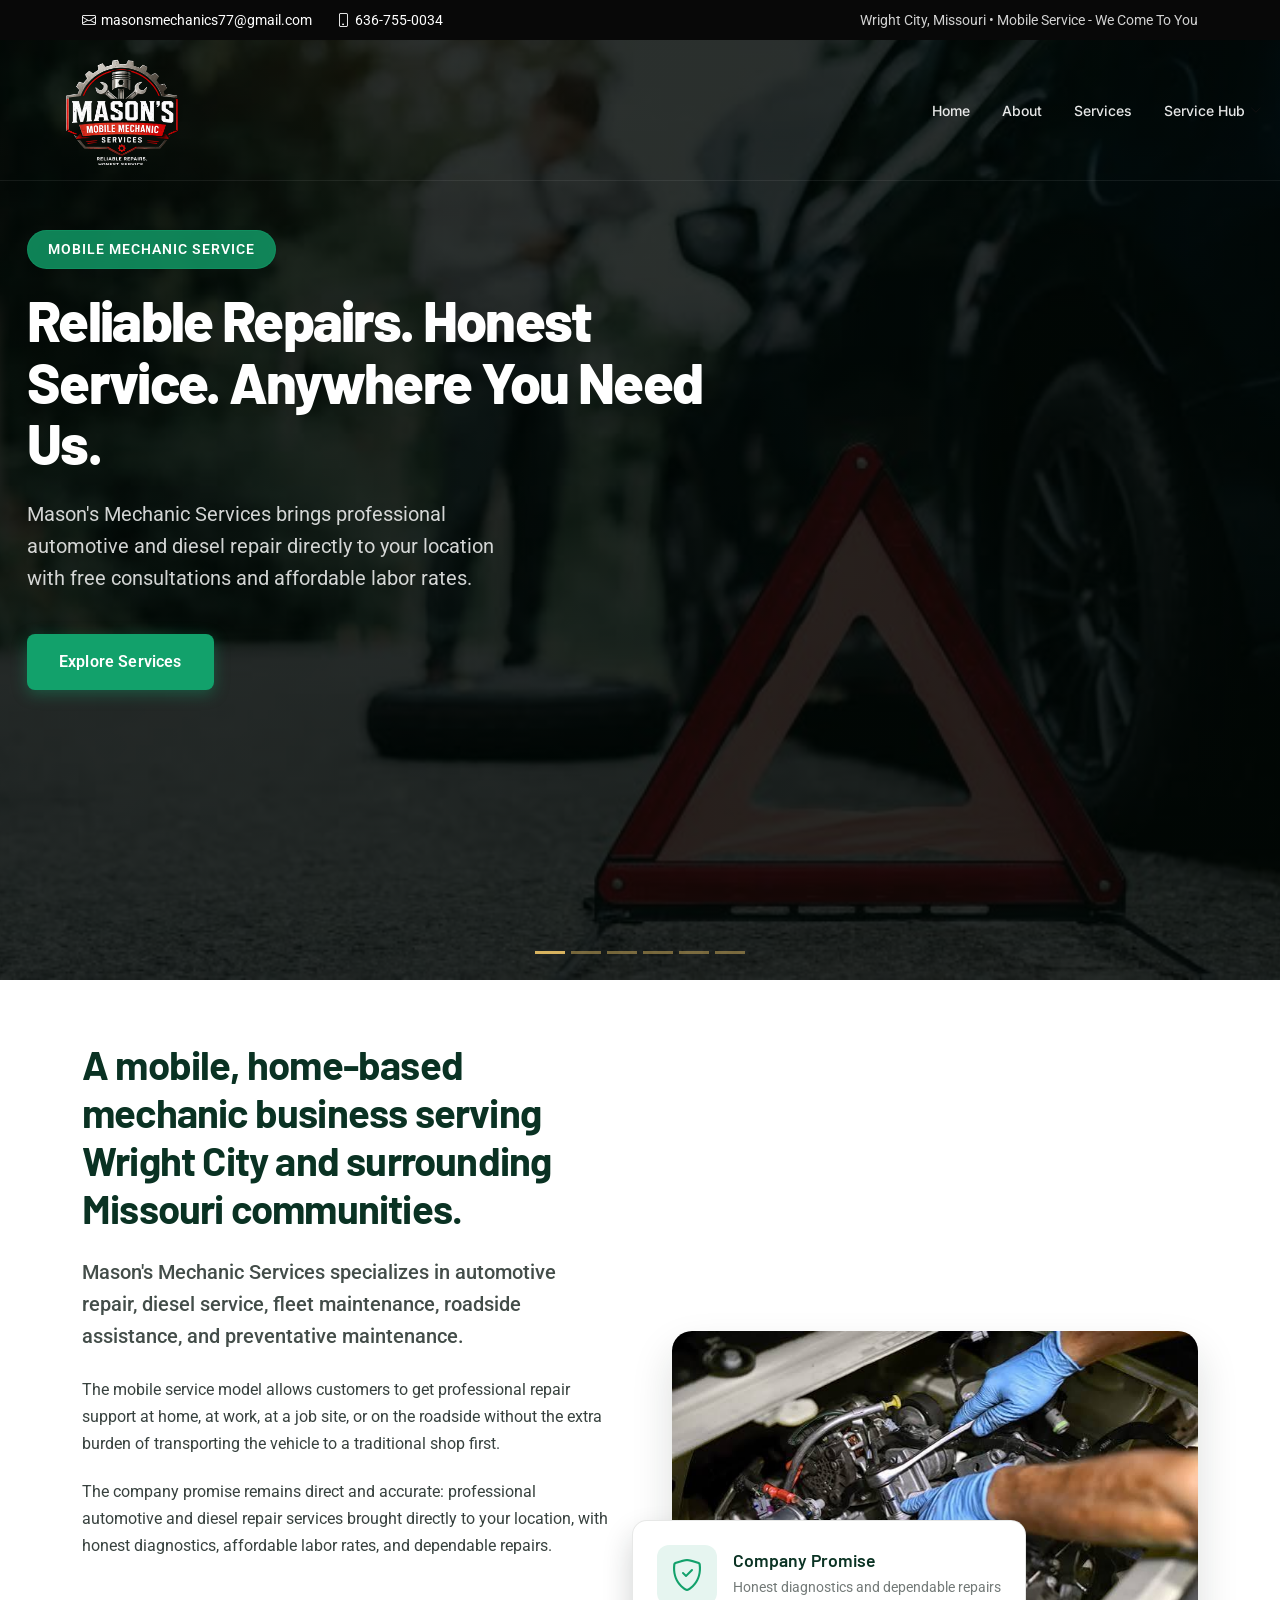
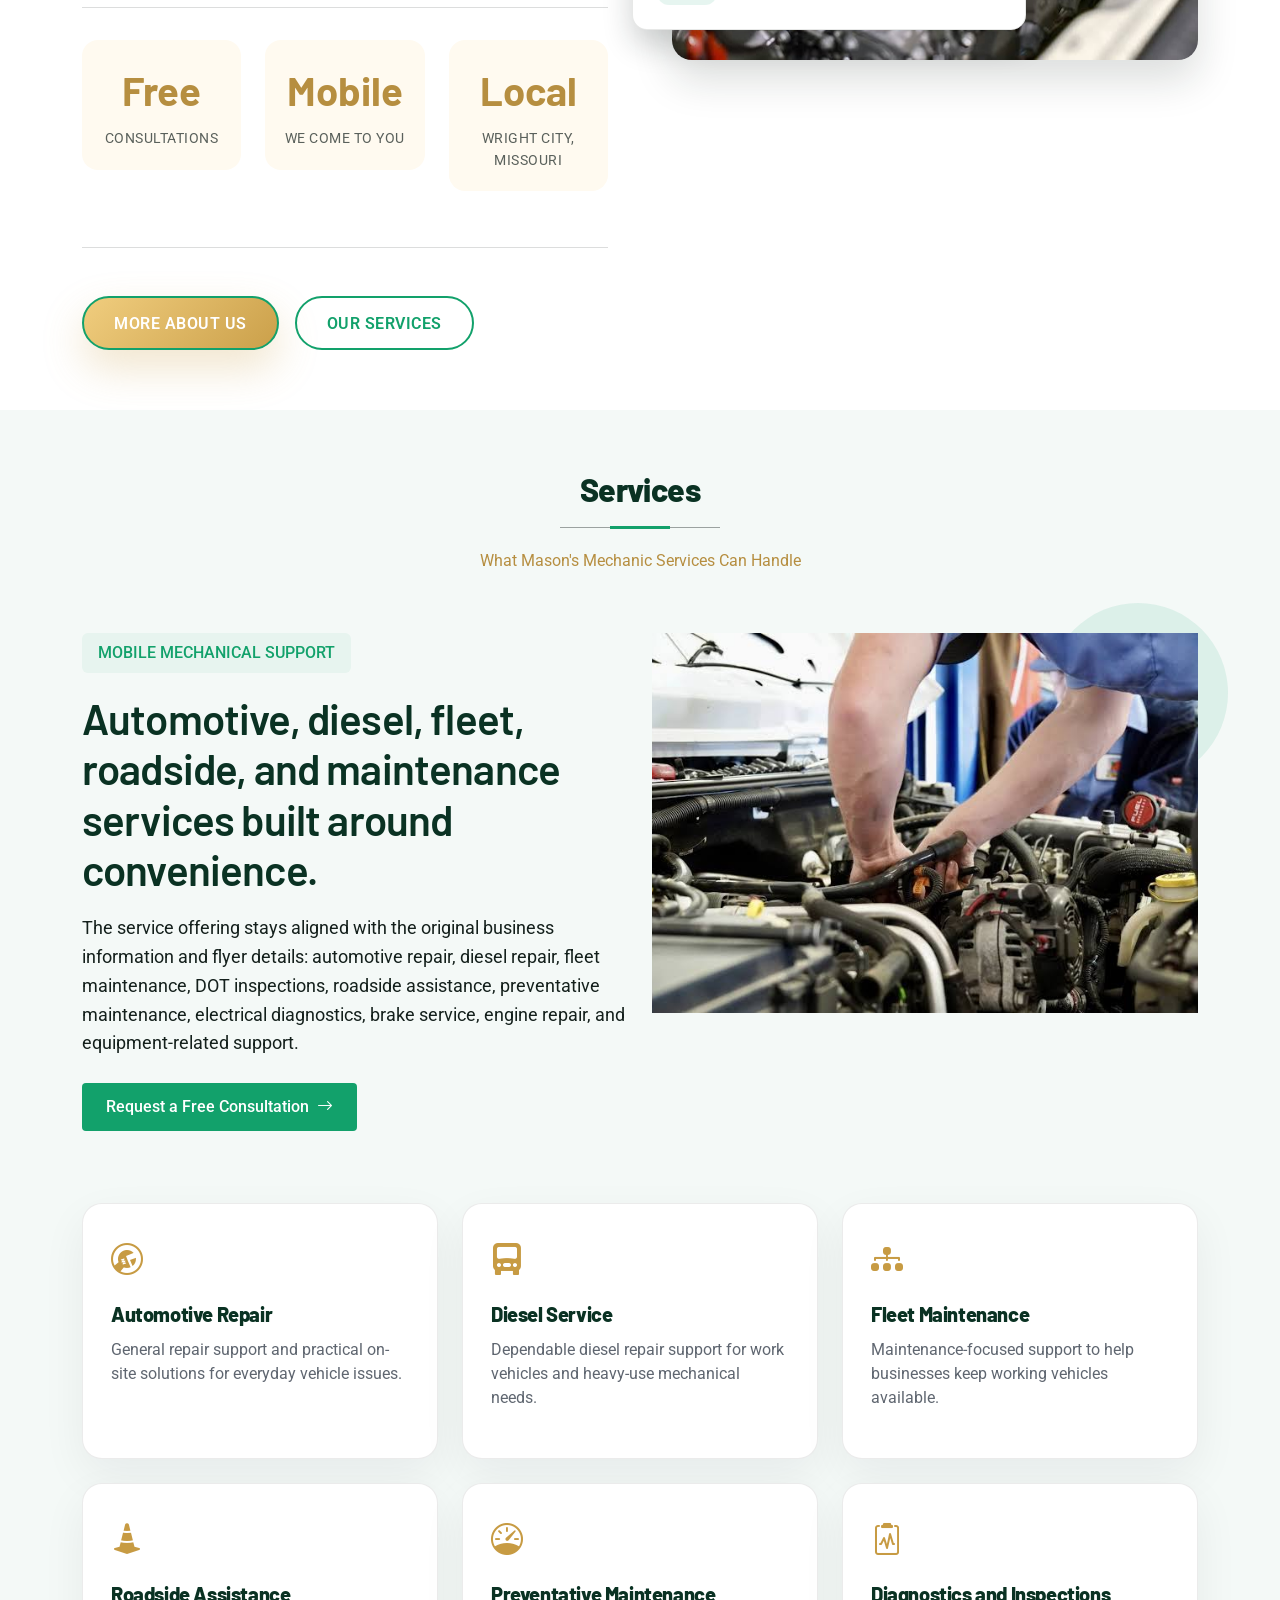
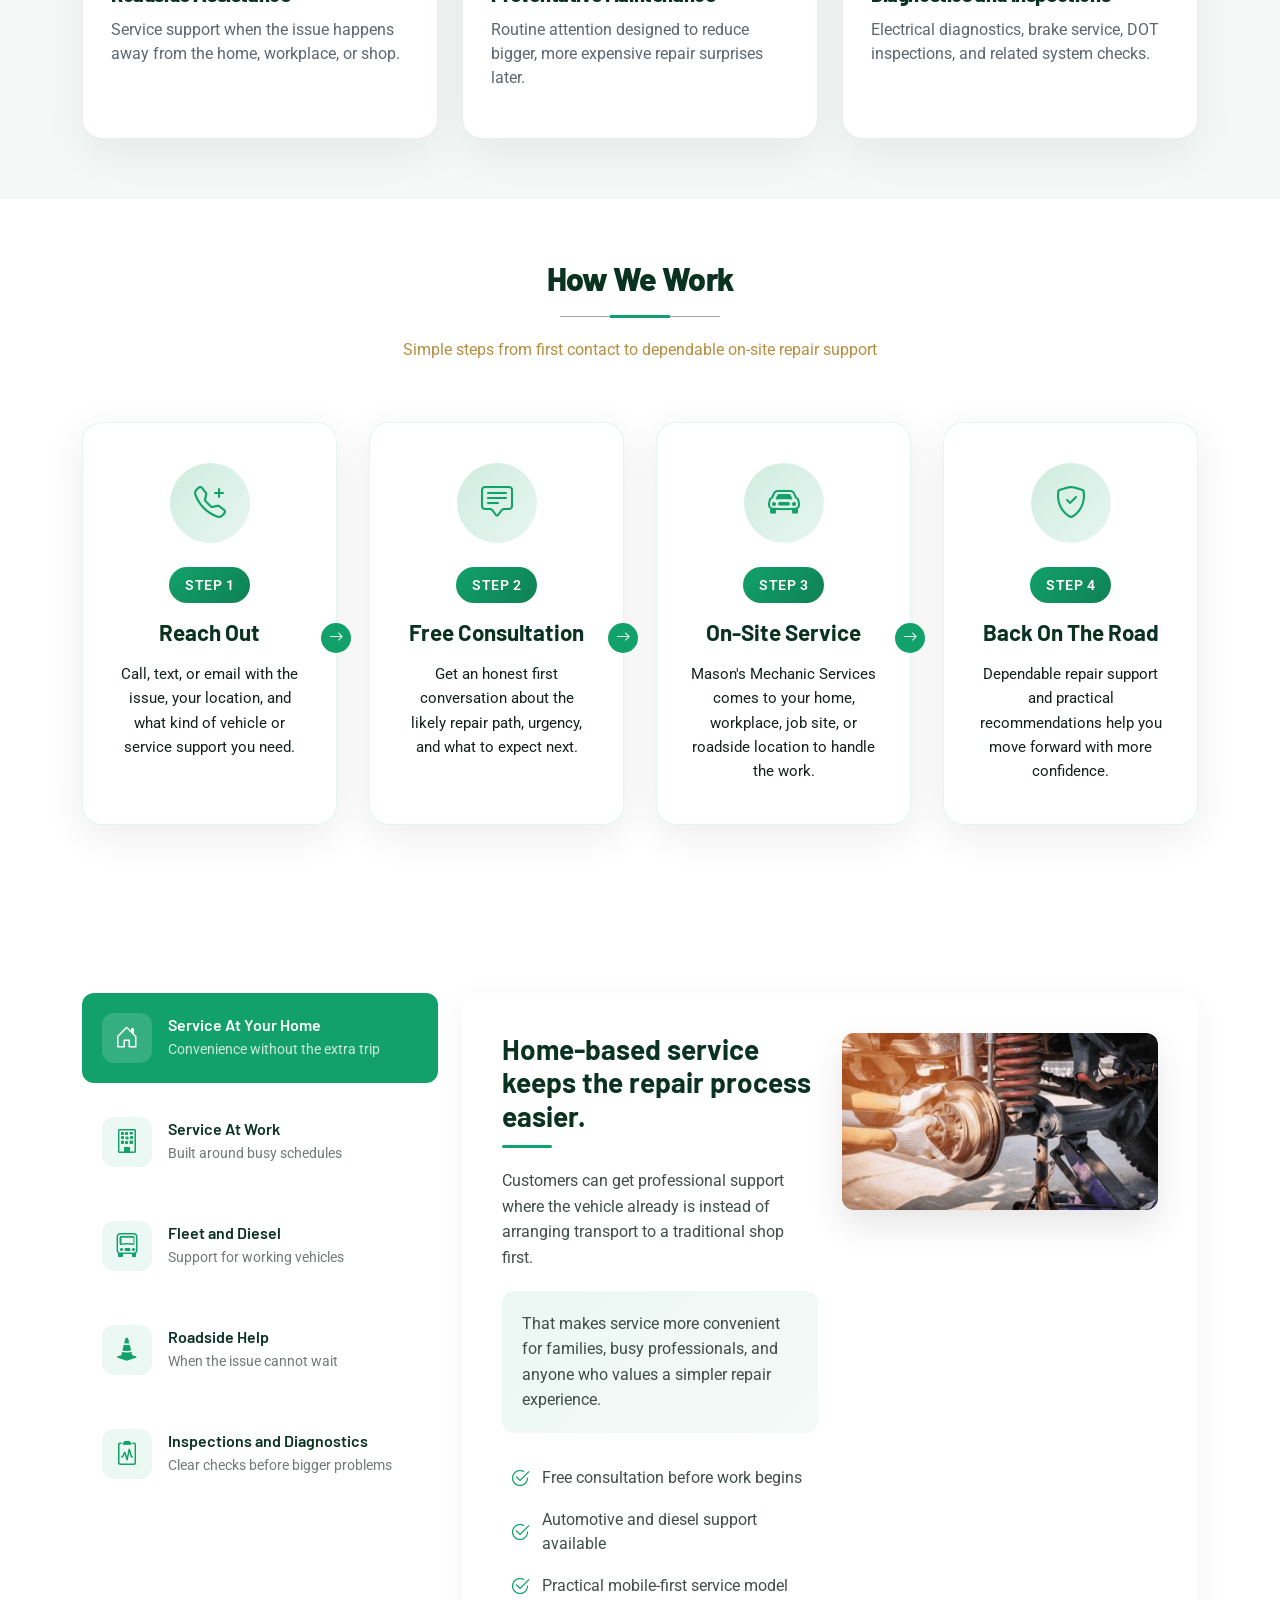
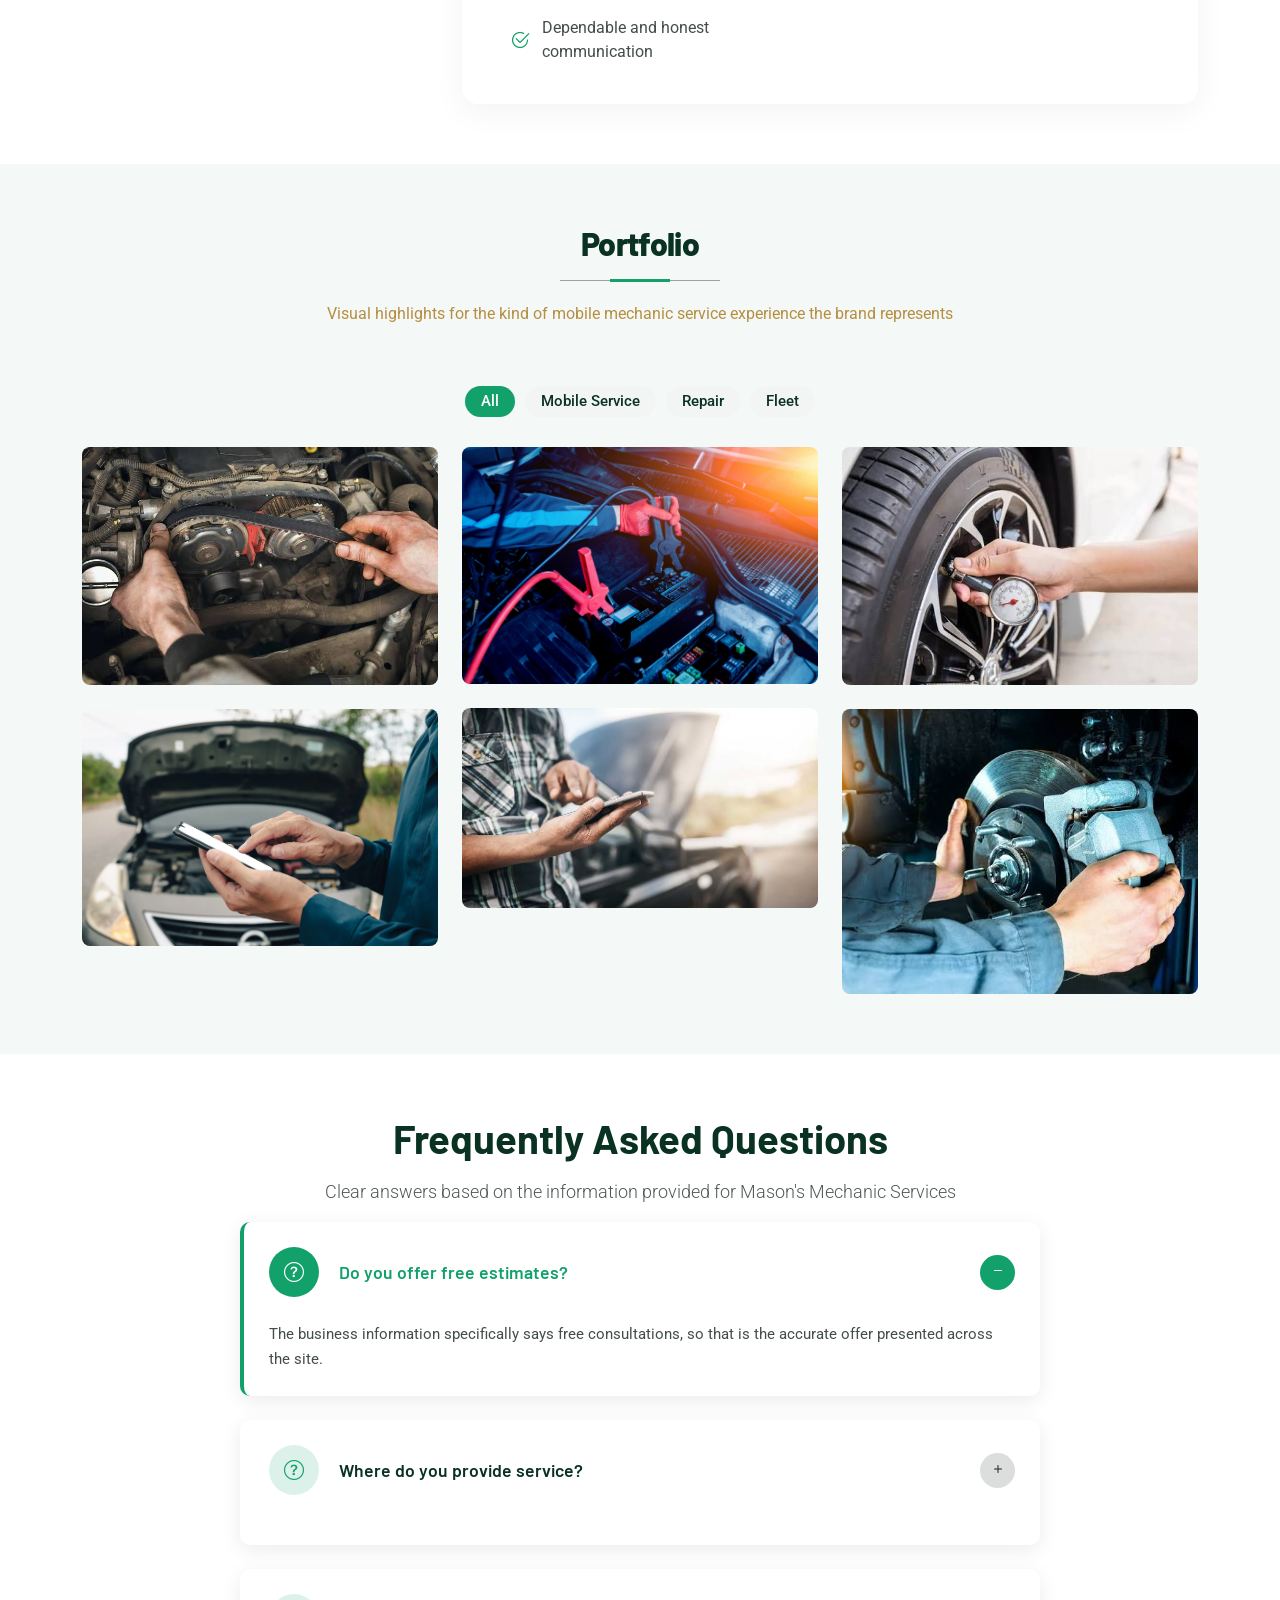
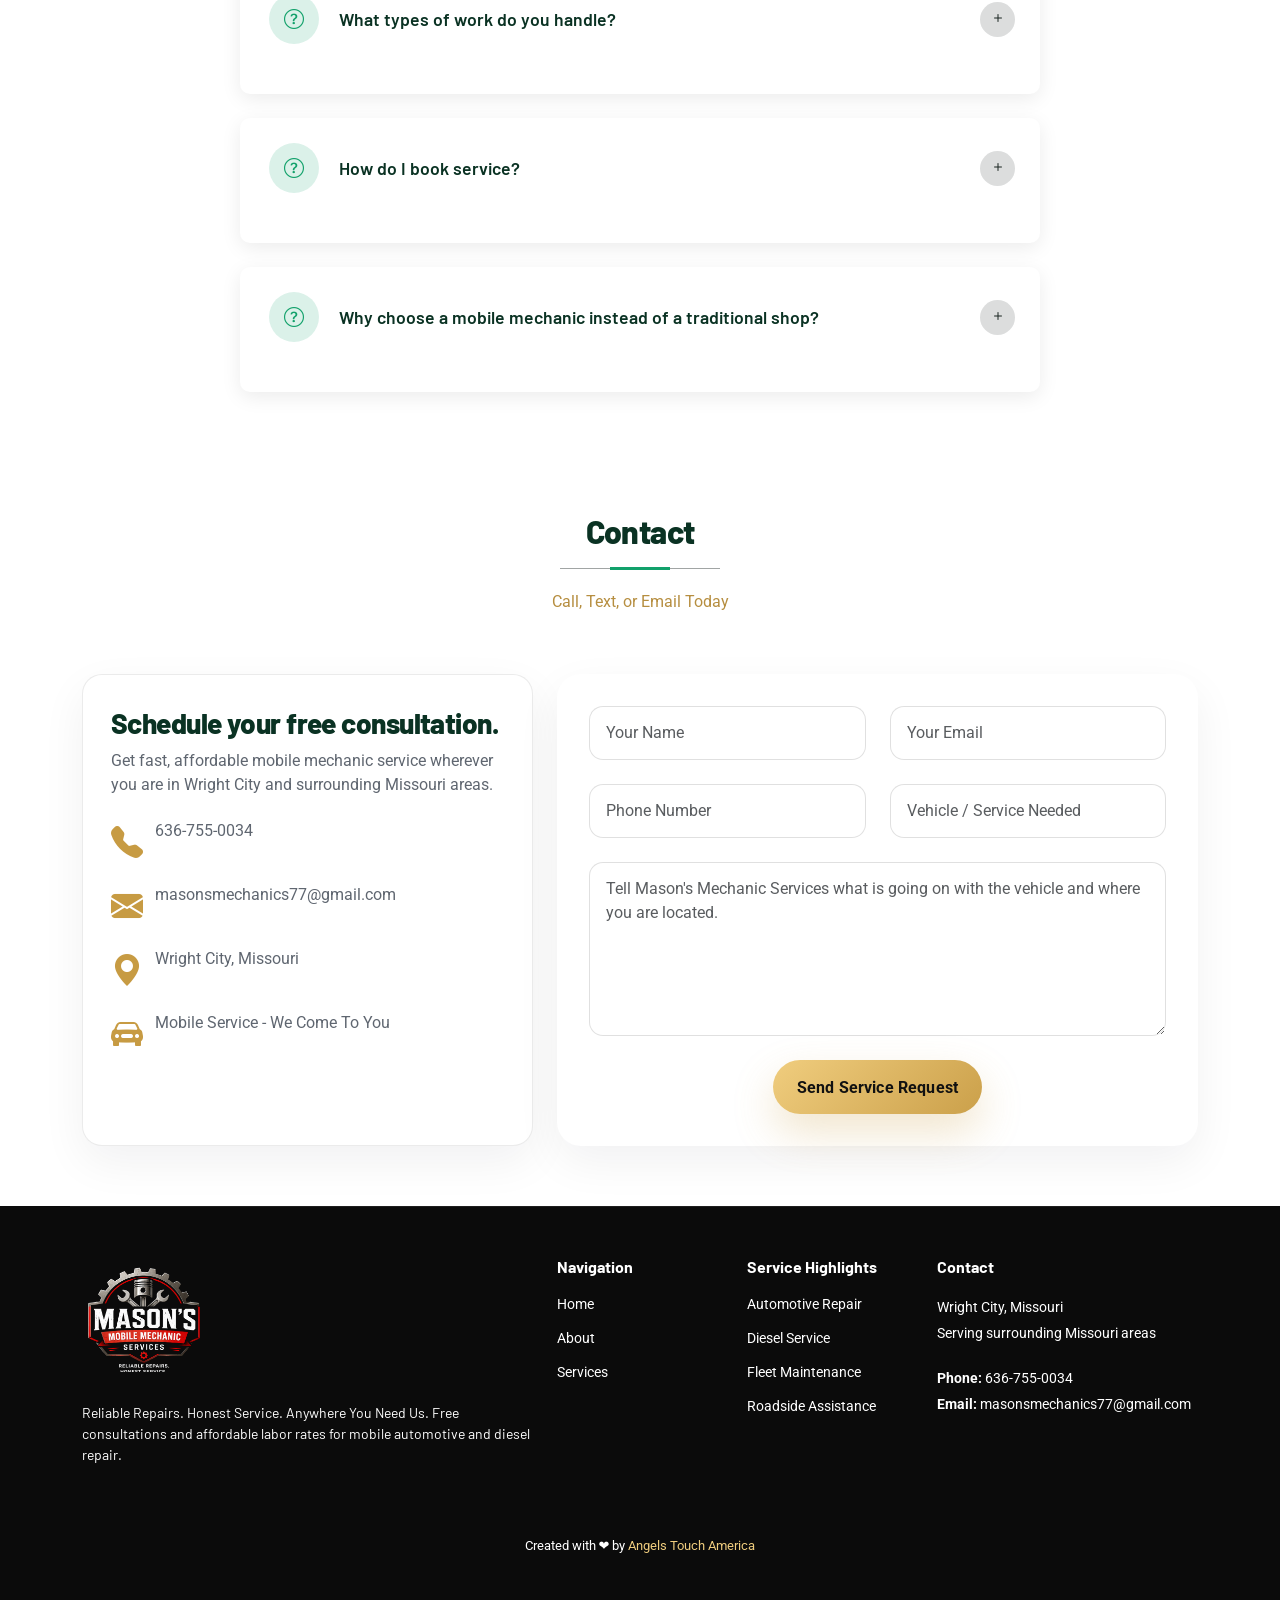
<file: index.html>
<!DOCTYPE html>
<html lang="en">

<head>
    <meta charset="utf-8">
    <meta content="width=device-width, initial-scale=1.0" name="viewport">
    <title>Mason's Mechanic Services | Mobile Mechanic in Wright City, Missouri</title>
    <meta name="description" content="Mason's Mechanic Services offers mobile automotive repair, diesel service, fleet maintenance, roadside assistance, DOT inspections, and preventative maintenance in Wright City and surrounding Missouri communities.">
    <meta name="keywords" content="mobile mechanic Wright City Missouri, diesel repair, fleet maintenance, roadside assistance">

    <link href="Passion/assets/images/mason-logo.png" rel="icon">
    <link href="Passion/assets/images/mason-logo.png" rel="apple-touch-icon">

    <link href="https://fonts.googleapis.com" rel="preconnect">
    <link href="https://fonts.gstatic.com" rel="preconnect" crossorigin>
    <link href="https://fonts.googleapis.com/css2?family=Roboto:ital,wght@0,100;0,300;0,400;0,500;0,700;0,900;1,100;1,300;1,400;1,500;1,700;1,900&family=Inter:wght@100;200;300;400;500;600;700;800;900&family=Barlow:ital,wght@0,100;0,200;0,300;0,400;0,500;0,600;0,700;0,800;0,900;1,100;1,200;1,300;1,400;1,500;1,600;1,700;1,800;1,900&display=swap"
        rel="stylesheet">

    <link href="assets/vendor/bootstrap/css/bootstrap.min.css" rel="stylesheet">
    <link href="assets/vendor/bootstrap-icons/bootstrap-icons.css" rel="stylesheet">
    <link href="assets/vendor/glightbox/css/glightbox.min.css" rel="stylesheet">
    <link href="assets/vendor/swiper/swiper-bundle.min.css" rel="stylesheet">

    <link href="assets/css/main.css" rel="stylesheet">
</head>

<body class="index-page mason-site">

    <header id="header" class="header fixed-top">
        <div class="topbar d-flex align-items-center dark-background">
            <div class="container d-flex justify-content-center justify-content-md-between">
                <div class="contact-info d-flex align-items-center">
                    <i class="bi bi-envelope d-flex align-items-center"><a href="mailto:masonsmechanics77@gmail.com">masonsmechanics77@gmail.com</a></i>
                    <i class="bi bi-phone d-flex align-items-center ms-4"><span>636-755-0034</span></i>
                </div>
                <div class="topbar-note d-none d-md-flex align-items-center">
                    <span>Wright City, Missouri • Mobile Service - We Come To You</span>
                </div>
            </div>
        </div>

        <div class="branding d-flex align-items-center">
            <div class="container position-relative d-flex align-items-center justify-content-between">
                <a href="index.html" class="logo d-flex align-items-center">
                    <img src="Passion/assets/images/mason-logo.png" alt="Mason's Mechanic Services logo" class="mason-brand-logo">
                </a>

                <nav id="navmenu" class="navmenu">
                    <ul>
                        <li><a href="index.html" class="active">Home</a></li>
                        <li><a href="about.html">About</a></li>
                        <li><a href="services.html">Services</a></li>
                        <li class="megamenu-2"><a href="#"><span>Service Hub</span> <i class="bi bi-chevron-down toggle-dropdown"></i></a>
                            <ul class="mobile-megamenu">
                                <li><a href="#hero">Free Consultations</a></li>
                                <li><a href="#about-home">Company Promise</a></li>
                                <li><a href="#services-home">Automotive and Diesel Repair</a></li>
                                <li><a href="#services-home">Fleet Maintenance</a></li>
                                <li><a href="#services-home">Roadside Assistance</a></li>
                                <li><a href="#contact-home">Call 636-755-0034</a></li>
                            </ul>

                            <div class="desktop-megamenu">
                                <div class="tab-navigation">
                                    <ul class="nav nav-tabs flex-column" id="mason-megamenu-tabs" role="tablist">
                                        <li class="nav-item" role="presentation">
                                            <button class="nav-link active" id="mason-tab-1-tab" data-bs-toggle="tab" data-bs-target="#mason-tab-1" type="button" role="tab" aria-controls="mason-tab-1" aria-selected="true">
                        <i class="bi bi-tools"></i>
                        <span>Core Services</span>
                      </button>
                                        </li>
                                        <li class="nav-item" role="presentation">
                                            <button class="nav-link" id="mason-tab-2-tab" data-bs-toggle="tab" data-bs-target="#mason-tab-2" type="button" role="tab" aria-controls="mason-tab-2" aria-selected="false">
                        <i class="bi bi-truck"></i>
                        <span>Mobile Advantage</span>
                      </button>
                                        </li>
                                        <li class="nav-item" role="presentation">
                                            <button class="nav-link" id="mason-tab-3-tab" data-bs-toggle="tab" data-bs-target="#mason-tab-3" type="button" role="tab" aria-controls="mason-tab-3" aria-selected="false">
                        <i class="bi bi-geo-alt"></i>
                        <span>Service Area</span>
                      </button>
                                        </li>
                                        <li class="nav-item" role="presentation">
                                            <button class="nav-link" id="mason-tab-4-tab" data-bs-toggle="tab" data-bs-target="#mason-tab-4" type="button" role="tab" aria-controls="mason-tab-4" aria-selected="false">
                        <i class="bi bi-telephone"></i>
                        <span>Get Started</span>
                      </button>
                                        </li>
                                    </ul>
                                </div>

                                <div class="tab-content">
                                    <div class="tab-pane fade show active" id="mason-tab-1" role="tabpanel" aria-labelledby="mason-tab-1-tab">
                                        <div class="content-grid">
                                            <div class="product-section">
                                                <h4>Repair and Maintenance</h4>
                                                <div class="product-list">
                                                    <a href="services.html" class="product-link">
                                                        <i class="bi bi-wrench-adjustable"></i>
                                                        <div>
                                                            <span>Automotive Repair</span>
                                                            <small>Practical on-site repair support for vehicle issues.</small>
                                                        </div>
                                                    </a>
                                                    <a href="services.html" class="product-link">
                                                        <i class="bi bi-truck-front"></i>
                                                        <div>
                                                            <span>Diesel Service</span>
                                                            <small>Dependable support for diesel-powered vehicles and work units.</small>
                                                        </div>
                                                    </a>
                                                    <a href="services.html" class="product-link">
                                                        <i class="bi bi-speedometer2"></i>
                                                        <div>
                                                            <span>Preventative Maintenance</span>
                                                            <small>Routine checks to catch problems before they grow.</small>
                                                        </div>
                                                    </a>
                                                </div>
                                            </div>

                                            <div class="product-section">
                                                <h4>Business and Urgent Support</h4>
                                                <div class="product-list">
                                                    <a href="services.html" class="product-link">
                                                        <i class="bi bi-diagram-3"></i>
                                                        <div>
                                                            <span>Fleet Maintenance</span>
                                                            <small>Maintenance support for work vehicles and business operations.</small>
                                                        </div>
                                                    </a>
                                                    <a href="services.html" class="product-link">
                                                        <i class="bi bi-cone-striped"></i>
                                                        <div>
                                                            <span>Roadside Assistance</span>
                                                            <small>Mobile repair help when the issue happens away from home.</small>
                                                        </div>
                                                    </a>
                                                    <a href="services.html" class="product-link">
                                                        <i class="bi bi-clipboard-check"></i>
                                                        <div>
                                                            <span>DOT Inspections</span>
                                                            <small>Support for work-focused vehicles that need readiness checks.</small>
                                                        </div>
                                                    </a>
                                                </div>
                                            </div>
                                        </div>

                                        <div class="featured-banner">
                                            <div class="banner-content">
                                                <img src="Passion/assets/images/c.jpeg" alt="Mason's mobile service" class="banner-image">
                                                <div class="banner-info">
                                                    <h5>Reliable Repairs. Honest Service.</h5>
                                                    <p>Professional automotive and diesel repair services directly at your location.</p>
                                                    <a href="#contact-home" class="cta-btn">Request a Free Consultation <i class="bi bi-arrow-right"></i></a>
                                                </div>
                                            </div>
                                        </div>
                                    </div>

                                    <div class="tab-pane fade" id="mason-tab-2" role="tabpanel" aria-labelledby="mason-tab-2-tab">
                                        <div class="resources-layout">
                                            <div class="resource-categories">
                                                <div class="resource-category">
                                                    <img src="Passion/assets/images/k.jpeg" alt="Mobile mechanic at home" class="resource-thumb">
                                                    <i class="bi bi-house-door"></i>
                                                    <h5>At Your Home</h5>
                                                    <p>Get service where the vehicle is parked without the extra trip to a repair shop.</p>
                                                </div>
                                                <div class="resource-category">
                                                    <img src="Passion/assets/images/f.jpeg" alt="Mobile mechanic at workplace" class="resource-thumb">
                                                    <i class="bi bi-building"></i>
                                                    <h5>At Your Workplace</h5>
                                                    <p>Convenient support for busy schedules and business owners managing multiple priorities.</p>
                                                </div>
                                                <div class="resource-category">
                                                    <img src="Passion/assets/images/d.jpeg" alt="Mobile mechanic at job site" class="resource-thumb">
                                                    <i class="bi bi-pin-map"></i>
                                                    <h5>At Your Job Site</h5>
                                                    <p>Mobile repair attention for work trucks and equipment-based operations.</p>
                                                </div>
                                                <div class="resource-category">
                                                    <img src="Passion/assets/images/i.jpeg" alt="Roadside mechanic support" class="resource-thumb">
                                                    <i class="bi bi-sign-stop"></i>
                                                    <h5>On The Road</h5>
                                                    <p>Roadside-focused service support when the issue happens away from your normal routine.</p>
                                                </div>
                                            </div>
                                        </div>
                                    </div>

                                    <div class="tab-pane fade" id="mason-tab-3" role="tabpanel" aria-labelledby="mason-tab-3-tab">
                                        <div class="resources-layout">
                                            <div class="resource-categories">
                                                <div class="resource-category">
                                                    <img src="Passion/assets/images/a.jpeg" alt="Wright City Missouri service area" class="resource-thumb">
                                                    <i class="bi bi-geo-alt-fill"></i>
                                                    <h5>Wright City, Missouri</h5>
                                                    <p>The business is based in Wright City and positioned to serve nearby communities.</p>
                                                </div>
                                                <div class="resource-category">
                                                    <img src="Passion/assets/images/b.jpeg" alt="Surrounding Missouri areas" class="resource-thumb">
                                                    <i class="bi bi-car-front-fill"></i>
                                                    <h5>Surrounding Missouri Areas</h5>
                                                    <p>The service promise explicitly includes surrounding Missouri communities.</p>
                                                </div>
                                                <div class="resource-category">
                                                    <img src="Passion/assets/images/h.jpeg" alt="Affordable labor rates" class="resource-thumb">
                                                    <i class="bi bi-cash-coin"></i>
                                                    <h5>Affordable Labor Rates</h5>
                                                    <p>Customers get mobile convenience without the higher costs often tied to traditional shops.</p>
                                                </div>
                                                <div class="resource-category">
                                                    <img src="Passion/assets/images/j.jpg" alt="Free consultations" class="resource-thumb">
                                                    <i class="bi bi-chat-square-text-fill"></i>
                                                    <h5>Free Consultations</h5>
                                                    <p>Every customer has a clear starting point before repair work begins.</p>
                                                </div>
                                            </div>
                                        </div>
                                    </div>

                                    <div class="tab-pane fade" id="mason-tab-4" role="tabpanel" aria-labelledby="mason-tab-4-tab">
                                        <div class="content-grid">
                                            <div class="product-section">
                                                <h4>Direct Contact</h4>
                                                <div class="product-list">
                                                    <a href="tel:6367550034" class="product-link">
                                                        <i class="bi bi-telephone-fill"></i>
                                                        <div>
                                                            <span>636-755-0034</span>
                                                            <small>Call today to discuss the vehicle or service need.</small>
                                                        </div>
                                                    </a>
                                                    <a href="mailto:masonsmechanics77@gmail.com" class="product-link">
                                                        <i class="bi bi-envelope-fill"></i>
                                                        <div>
                                                            <span>masonsmechanics77@gmail.com</span>
                                                            <small>Email the service details and location information directly.</small>
                                                        </div>
                                                    </a>
                                                </div>
                                            </div>
                                            <div class="product-section">
                                                <h4>Best Next Steps</h4>
                                                <div class="product-list">
                                                    <a href="about.html" class="product-link">
                                                        <i class="bi bi-info-circle-fill"></i>
                                                        <div>
                                                            <span>Read The Company Promise</span>
                                                            <small>Understand the service approach before booking.</small>
                                                        </div>
                                                    </a>
                                                    <a href="services.html" class="product-link">
                                                        <i class="bi bi-list-check"></i>
                                                        <div>
                                                            <span>Review All Services</span>
                                                            <small>See the full range of maintenance and repair support available.</small>
                                                        </div>
                                                    </a>
                                                </div>
                                            </div>
                                        </div>
                                    </div>
                                </div>
                            </div>
                        </li>
                    </ul>
                    <i class="mobile-nav-toggle d-xl-none bi bi-list"></i>
                </nav>
            </div>
        </div>
    </header>

    <main class="main">
        <section id="hero" class="hero section dark-background mason-hero-carousel">
            <div id="masonHeroCarousel" class="carousel slide carousel-fade" data-bs-ride="carousel" data-bs-interval="7000">
                <div class="carousel-indicators">
                    <button type="button" data-bs-target="#masonHeroCarousel" data-bs-slide-to="0" class="active" aria-current="true" aria-label="Slide 1"></button>
                    <button type="button" data-bs-target="#masonHeroCarousel" data-bs-slide-to="1" aria-label="Slide 2"></button>
                    <button type="button" data-bs-target="#masonHeroCarousel" data-bs-slide-to="2" aria-label="Slide 3"></button>
                    <button type="button" data-bs-target="#masonHeroCarousel" data-bs-slide-to="3" aria-label="Slide 4"></button>
                    <button type="button" data-bs-target="#masonHeroCarousel" data-bs-slide-to="4" aria-label="Slide 5"></button>
                    <button type="button" data-bs-target="#masonHeroCarousel" data-bs-slide-to="5" aria-label="Slide 6"></button>
                </div>

                <div class="carousel-inner">
                    <div class="carousel-item active">
                        <div class="hero-background">
                            <img src="Passion/assets/images/road1.jpeg" alt="Mobile mechanic service background">
                            <div class="overlay"></div>
                        </div>
                        <div class="container">
                            <div class="row align-items-center min-vh-100">
                                <div class="col-lg-7">
                                    <div class="hero-content">
                                        <span class="hero-badge">Mobile Mechanic Service</span>
                                        <h1>Reliable Repairs. Honest Service. Anywhere You Need Us.</h1>
                                        <p>Mason's Mechanic Services brings professional automotive and diesel repair directly to your location with free consultations and affordable labor rates.</p>
                                        <div class="hero-actions">
                                            <a href="services.html" class="btn-primary">Explore Services</a>

                                        </div>
                                    </div>
                                </div>
                            </div>
                        </div>
                    </div>

                    <div class="carousel-item">
                        <div class="hero-background">
                            <img src="Passion/assets/images/c.jpeg" alt="Automotive repair background">
                            <div class="overlay"></div>
                        </div>
                        <div class="container">
                            <div class="row align-items-center min-vh-100">
                                <div class="col-lg-7">
                                    <div class="hero-content">
                                        <span class="hero-badge">Automotive Repair</span>
                                        <h1>Professional on-site automotive repair without the shop runaround.</h1>
                                        <p>Get practical repair support at your home, workplace, or roadside stop while keeping the process simple and direct.</p>
                                        <div class="hero-actions">
                                            <a href="services.html" class="btn-primary">See Auto Services</a>
                                        </div>
                                    </div>
                                </div>
                            </div>
                        </div>
                    </div>

                    <div class="carousel-item">
                        <div class="hero-background">
                            <img src="Passion/assets/images/d.jpeg" alt="Diesel service background">
                            <div class="overlay"></div>
                        </div>
                        <div class="container">
                            <div class="row align-items-center min-vh-100">
                                <div class="col-lg-7">
                                    <div class="hero-content">
                                        <span class="hero-badge">Diesel Repair</span>
                                        <h1>Dependable diesel service for vehicles that cannot afford downtime.</h1>
                                        <p>Mason's Mechanic Services supports diesel repair needs with a mobile-first approach built around convenience and honest diagnostics.</p>
                                        <div class="hero-actions">
                                            <a href="services.html" class="btn-primary">View Diesel Support</a>
                                        </div>
                                    </div>
                                </div>
                            </div>
                        </div>
                    </div>

                    <div class="carousel-item">
                        <div class="hero-background">
                            <img src="Passion/assets/images/f.jpeg" alt="Fleet maintenance background">
                            <div class="overlay"></div>
                        </div>
                        <div class="container">
                            <div class="row align-items-center min-vh-100">
                                <div class="col-lg-7">
                                    <div class="hero-content">
                                        <span class="hero-badge">Fleet Maintenance</span>
                                        <h1>Keep work vehicles moving with flexible fleet maintenance support.</h1>
                                        <p>Business owners and operators can get mobile maintenance attention designed around real work schedules and on-site convenience.</p>
                                        <div class="hero-actions">
                                            <a href="services.html" class="btn-primary">Review Fleet Service</a>
                                        </div>
                                    </div>
                                </div>
                            </div>
                        </div>
                    </div>

                    <div class="carousel-item">
                        <div class="hero-background">
                            <img src="Passion/assets/images/i.jpeg" alt="Roadside assistance background">
                            <div class="overlay"></div>
                        </div>
                        <div class="container">
                            <div class="row align-items-center min-vh-100">
                                <div class="col-lg-7">
                                    <div class="hero-content">
                                        <span class="hero-badge">Roadside Assistance</span>
                                        <h1>When the problem happens on the road, the service comes to you.</h1>
                                        <p>Roadside assistance stays central to the brand promise, giving drivers a practical local option when the issue cannot wait.</p>
                                        <div class="hero-actions">
                                            <a href="tel:6367550034" class="btn-primary">Call For Help</a>
                                        </div>
                                    </div>
                                </div>
                            </div>
                        </div>
                    </div>

                    <div class="carousel-item">
                        <div class="hero-background">
                            <img src="Passion/assets/images/h.jpeg" alt="Preventative maintenance background">
                            <div class="overlay"></div>
                        </div>
                        <div class="container">
                            <div class="row align-items-center min-vh-100">
                                <div class="col-lg-7">
                                    <div class="hero-content">
                                        <span class="hero-badge">Preventative Maintenance</span>
                                        <h1>Catch issues early with routine maintenance and honest recommendations.</h1>
                                        <p>Preventative maintenance, brake service, diagnostics, and engine-related support help customers stay ahead of larger repair problems.</p>
                                        <div class="hero-actions">
                                            <a href="about.html" class="btn-primary">Read About The Promise</a>
                                        </div>
                                    </div>
                                </div>
                            </div>
                        </div>
                    </div>
                </div>

            </div>
        </section>

        <section id="about-home" class="about section">
            <div class="container">
                <div class="row align-items-center gy-5">
                    <div class="col-lg-6">
                        <div class="content">
                            <h2>A mobile, home-based mechanic business serving Wright City and surrounding Missouri communities.</h2>
                            <p class="lead">Mason's Mechanic Services specializes in automotive repair, diesel service, fleet maintenance, roadside assistance, and preventative maintenance.</p>
                            <p>The mobile service model allows customers to get professional repair support at home, at work, at a job site, or on the roadside without the extra burden of transporting the vehicle to a traditional shop first.</p>
                            <p>The company promise remains direct and accurate: professional automotive and diesel repair services brought directly to your location, with honest diagnostics, affordable labor rates, and dependable repairs.</p>

                            <div class="stats-container mason-mini-stats">
                                <div class="row gy-4">
                                    <div class="col-md-4">
                                        <div class="stat-item">
                                            <div class="number">Free</div>
                                            <div class="label">Consultations</div>
                                        </div>
                                    </div>
                                    <div class="col-md-4">
                                        <div class="stat-item">
                                            <div class="number">Mobile</div>
                                            <div class="label">We Come To You</div>
                                        </div>
                                    </div>
                                    <div class="col-md-4">
                                        <div class="stat-item">
                                            <div class="number">Local</div>
                                            <div class="label">Wright City, Missouri</div>
                                        </div>
                                    </div>
                                </div>
                            </div>

                            <div class="cta-wrapper">
                                <a href="about.html" class="btn btn-primary">More About Us</a>
                                <a href="services.html" class="btn btn-outline">Our Services</a>
                            </div>
                        </div>
                    </div>

                    <div class="col-lg-6">
                        <div class="image-wrapper">
                            <img src="Passion/assets/images/a.jpeg" alt="Mason's Mechanic Services" class="img-fluid main-image">
                            <div class="floating-card">
                                <div class="card-content">
                                    <i class="bi bi-shield-check"></i>
                                    <div class="text">
                                        <h5>Company Promise</h5>
                                        <span>Honest diagnostics and dependable repairs</span>
                                    </div>
                                </div>
                            </div>
                        </div>
                    </div>
                </div>
            </div>
        </section>

        <section id="services-home" class="featured-services section light-background">
            <div class="container section-title">
                <h2>Services</h2>
                <p>What Mason's Mechanic Services Can Handle</p>
            </div>

            <div class="container">
                <div class="row">
                    <div class="col-lg-6">
                        <div class="services-content">
                            <span class="subtitle">Mobile Mechanical Support</span>
                            <h2>Automotive, diesel, fleet, roadside, and maintenance services built around convenience.</h2>
                            <p>The service offering stays aligned with the original business information and flyer details: automotive repair, diesel repair, fleet maintenance, DOT inspections, roadside assistance, preventative maintenance, electrical diagnostics,
                                brake service, engine repair, and equipment-related support.</p>
                            <div class="mt-4">
                                <a href="services.html" class="btn-consultation"><span>Request a Free Consultation</span><i class="bi bi-arrow-right"></i></a>
                            </div>
                        </div>
                    </div>
                    <div class="col-lg-6">
                        <div class="services-image">
                            <img src="Passion/assets/images/b.jpeg" alt="Mobile mechanic services" class="img-fluid">
                            <div class="shape-circle"></div>
                            <div class="shape-accent"></div>
                        </div>
                    </div>
                </div>

                <div class="row mt-5 g-4">
                    <div class="col-md-6 col-xl-4">
                        <div class="mason-service-panel">
                            <i class="bi bi-wrench-adjustable-circle"></i>
                            <h4>Automotive Repair</h4>
                            <p>General repair support and practical on-site solutions for everyday vehicle issues.</p>
                        </div>
                    </div>
                    <div class="col-md-6 col-xl-4">
                        <div class="mason-service-panel">
                            <i class="bi bi-truck-front-fill"></i>
                            <h4>Diesel Service</h4>
                            <p>Dependable diesel repair support for work vehicles and heavy-use mechanical needs.</p>
                        </div>
                    </div>
                    <div class="col-md-6 col-xl-4">
                        <div class="mason-service-panel">
                            <i class="bi bi-diagram-3-fill"></i>
                            <h4>Fleet Maintenance</h4>
                            <p>Maintenance-focused support to help businesses keep working vehicles available.</p>
                        </div>
                    </div>
                    <div class="col-md-6 col-xl-4">
                        <div class="mason-service-panel">
                            <i class="bi bi-cone-striped"></i>
                            <h4>Roadside Assistance</h4>
                            <p>Service support when the issue happens away from the home, workplace, or shop.</p>
                        </div>
                    </div>
                    <div class="col-md-6 col-xl-4">
                        <div class="mason-service-panel">
                            <i class="bi bi-speedometer"></i>
                            <h4>Preventative Maintenance</h4>
                            <p>Routine attention designed to reduce bigger, more expensive repair surprises later.</p>
                        </div>
                    </div>
                    <div class="col-md-6 col-xl-4">
                        <div class="mason-service-panel">
                            <i class="bi bi-clipboard2-pulse"></i>
                            <h4>Diagnostics and Inspections</h4>
                            <p>Electrical diagnostics, brake service, DOT inspections, and related system checks.</p>
                        </div>
                    </div>
                </div>
            </div>
        </section>

        <section id="how-we-work" class="how-we-work section">
            <div class="container section-title">
                <h2>How We Work</h2>
                <p>Simple steps from first contact to dependable on-site repair support</p>
            </div>

            <div class="container">
                <div class="steps-grid">
                    <div class="step-card">
                        <div class="step-icon"><i class="bi bi-telephone-plus"></i></div>
                        <div class="step-number">Step 1</div>
                        <h3>Reach Out</h3>
                        <p>Call, text, or email with the issue, your location, and what kind of vehicle or service support you need.</p>
                        <div class="step-arrow"><i class="bi bi-arrow-right"></i></div>
                    </div>
                    <div class="step-card">
                        <div class="step-icon"><i class="bi bi-chat-square-text"></i></div>
                        <div class="step-number">Step 2</div>
                        <h3>Free Consultation</h3>
                        <p>Get an honest first conversation about the likely repair path, urgency, and what to expect next.</p>
                        <div class="step-arrow"><i class="bi bi-arrow-right"></i></div>
                    </div>
                    <div class="step-card">
                        <div class="step-icon"><i class="bi bi-car-front"></i></div>
                        <div class="step-number">Step 3</div>
                        <h3>On-Site Service</h3>
                        <p>Mason's Mechanic Services comes to your home, workplace, job site, or roadside location to handle the work.</p>
                        <div class="step-arrow"><i class="bi bi-arrow-right"></i></div>
                    </div>
                    <div class="step-card">
                        <div class="step-icon"><i class="bi bi-shield-check"></i></div>
                        <div class="step-number">Step 4</div>
                        <h3>Back On The Road</h3>
                        <p>Dependable repair support and practical recommendations help you move forward with more confidence.</p>
                    </div>
                </div>
            </div>
        </section>

        <section id="features" class="features section">
            <div class="container">
                <div class="row g-4">
                    <div class="col-lg-4">
                        <ul class="nav nav-tabs flex-column" role="tablist">
                            <li class="nav-item">
                                <a class="nav-link active" data-bs-toggle="tab" data-bs-target="#features-tab-1" role="tab">
                                    <div class="d-flex align-items-center">
                                        <div class="icon-box"><i class="bi bi-house-door"></i></div>
                                        <div class="ms-3">
                                            <h4>Service At Your Home</h4>
                                            <p>Convenience without the extra trip</p>
                                        </div>
                                    </div>
                                </a>
                            </li>
                            <li class="nav-item">
                                <a class="nav-link" data-bs-toggle="tab" data-bs-target="#features-tab-2" role="tab">
                                    <div class="d-flex align-items-center">
                                        <div class="icon-box"><i class="bi bi-building"></i></div>
                                        <div class="ms-3">
                                            <h4>Service At Work</h4>
                                            <p>Built around busy schedules</p>
                                        </div>
                                    </div>
                                </a>
                            </li>
                            <li class="nav-item">
                                <a class="nav-link" data-bs-toggle="tab" data-bs-target="#features-tab-3" role="tab">
                                    <div class="d-flex align-items-center">
                                        <div class="icon-box"><i class="bi bi-truck-front"></i></div>
                                        <div class="ms-3">
                                            <h4>Fleet and Diesel</h4>
                                            <p>Support for working vehicles</p>
                                        </div>
                                    </div>
                                </a>
                            </li>
                            <li class="nav-item">
                                <a class="nav-link" data-bs-toggle="tab" data-bs-target="#features-tab-4" role="tab">
                                    <div class="d-flex align-items-center">
                                        <div class="icon-box"><i class="bi bi-cone-striped"></i></div>
                                        <div class="ms-3">
                                            <h4>Roadside Help</h4>
                                            <p>When the issue cannot wait</p>
                                        </div>
                                    </div>
                                </a>
                            </li>
                            <li class="nav-item">
                                <a class="nav-link" data-bs-toggle="tab" data-bs-target="#features-tab-5" role="tab">
                                    <div class="d-flex align-items-center">
                                        <div class="icon-box"><i class="bi bi-clipboard2-pulse"></i></div>
                                        <div class="ms-3">
                                            <h4>Inspections and Diagnostics</h4>
                                            <p>Clear checks before bigger problems</p>
                                        </div>
                                    </div>
                                </a>
                            </li>
                        </ul>
                    </div>

                    <div class="col-lg-8">
                        <div class="tab-content">
                            <div class="tab-pane fade active show" id="features-tab-1" role="tabpanel">
                                <div class="content-box">
                                    <div class="row g-4">
                                        <div class="col-lg-6">
                                            <h3>Home-based service keeps the repair process easier.</h3>
                                            <p>Customers can get professional support where the vehicle already is instead of arranging transport to a traditional shop first.</p>
                                            <p class="highlight">That makes service more convenient for families, busy professionals, and anyone who values a simpler repair experience.</p>
                                            <ul class="features-list">
                                                <li><i class="bi bi-check2-circle"></i><span>Free consultation before work begins</span></li>
                                                <li><i class="bi bi-check2-circle"></i><span>Automotive and diesel support available</span></li>
                                                <li><i class="bi bi-check2-circle"></i><span>Practical mobile-first service model</span></li>
                                                <li><i class="bi bi-check2-circle"></i><span>Dependable and honest communication</span></li>
                                            </ul>
                                        </div>
                                        <div class="col-lg-6">
                                            <div class="image-box"><img src="Passion/assets/images/k.jpeg" alt="At-home mechanic service" class="img-fluid" loading="lazy"></div>
                                        </div>
                                    </div>
                                </div>
                            </div>
                            <div class="tab-pane fade" id="features-tab-2" role="tabpanel">
                                <div class="content-box">
                                    <div class="row g-4">
                                        <div class="col-lg-6">
                                            <h3>Workplace service reduces downtime in the middle of a busy day.</h3>
                                            <p>Instead of losing hours in a waiting room or driving across town, customers can schedule support where they already are.</p>
                                            <p class="highlight">This works especially well for business owners, staff vehicles, and customers balancing a full work schedule.</p>
                                            <ul class="features-list">
                                                <li><i class="bi bi-check2-circle"></i><span>Service where the vehicle is parked</span></li>
                                                <li><i class="bi bi-check2-circle"></i><span>Lower-friction support for daily schedules</span></li>
                                                <li><i class="bi bi-check2-circle"></i><span>Strong fit for local work vehicles</span></li>
                                                <li><i class="bi bi-check2-circle"></i><span>Affordable labor rates remain central</span></li>
                                            </ul>
                                        </div>
                                        <div class="col-lg-6">
                                            <div class="image-box"><img src="Passion/assets/images/f.jpeg" alt="Workplace mobile service" class="img-fluid" loading="lazy"></div>
                                        </div>
                                    </div>
                                </div>
                            </div>
                            <div class="tab-pane fade" id="features-tab-3" role="tabpanel">
                                <div class="content-box">
                                    <div class="row g-4">
                                        <div class="col-lg-6">
                                            <h3>Fleet and diesel support helps working vehicles stay available.</h3>
                                            <p>Mason's Mechanic Services includes diesel service and fleet maintenance as part of the core offering for customers who rely on vehicle uptime.</p>
                                            <p class="highlight">That makes the business a practical option for work trucks, commercial use cases, and local operations managing multiple vehicles.</p>
                                            <ul class="features-list">
                                                <li><i class="bi bi-check2-circle"></i><span>Fleet maintenance support</span></li>
                                                <li><i class="bi bi-check2-circle"></i><span>Diesel-focused repair capability</span></li>
                                                <li><i class="bi bi-check2-circle"></i><span>On-site convenience for business operations</span></li>
                                                <li><i class="bi bi-check2-circle"></i><span>Dependable work-first service positioning</span></li>
                                            </ul>
                                        </div>
                                        <div class="col-lg-6">
                                            <div class="image-box"><img src="Passion/assets/images/d.jpeg" alt="Fleet and diesel service" class="img-fluid" loading="lazy"></div>
                                        </div>
                                    </div>
                                </div>
                            </div>
                            <div class="tab-pane fade" id="features-tab-4" role="tabpanel">
                                <div class="content-box">
                                    <div class="row g-4">
                                        <div class="col-lg-6">
                                            <h3>Roadside assistance keeps the brand useful when the problem cannot wait.</h3>
                                            <p>When the issue happens away from home, drivers still need a fast local answer. That is why roadside assistance remains a key part of the service promise.</p>
                                            <p class="highlight">The message stays simple: we come to you, even when the issue happens on the road.</p>
                                            <ul class="features-list">
                                                <li><i class="bi bi-check2-circle"></i><span>Roadside support included in core services</span></li>
                                                <li><i class="bi bi-check2-circle"></i><span>Mobile response positioning for urgent situations</span></li>
                                                <li><i class="bi bi-check2-circle"></i><span>Local convenience for stranded drivers</span></li>
                                                <li><i class="bi bi-check2-circle"></i><span>Clear call-to-action through phone and email</span></li>
                                            </ul>
                                        </div>
                                        <div class="col-lg-6">
                                            <div class="image-box"><img src="Passion/assets/images/i.jpeg" alt="Roadside support" class="img-fluid" loading="lazy"></div>
                                        </div>
                                    </div>
                                </div>
                            </div>
                            <div class="tab-pane fade" id="features-tab-5" role="tabpanel">
                                <div class="content-box">
                                    <div class="row g-4">
                                        <div class="col-lg-6">
                                            <h3>Diagnostics and inspections help customers make informed repair decisions.</h3>
                                            <p>Electrical diagnostics, DOT inspections, brake service, and preventative maintenance give customers a clearer understanding of what the vehicle needs.</p>
                                            <p class="highlight">That fits the overall promise of honest diagnostics and dependable service instead of confusing or inflated repair conversations.</p>
                                            <ul class="features-list">
                                                <li><i class="bi bi-check2-circle"></i><span>Electrical diagnostics support</span></li>
                                                <li><i class="bi bi-check2-circle"></i><span>Brake and engine-related service categories</span></li>
                                                <li><i class="bi bi-check2-circle"></i><span>DOT inspections included in service messaging</span></li>
                                                <li><i class="bi bi-check2-circle"></i><span>Preventative maintenance to reduce surprises</span></li>
                                            </ul>
                                        </div>
                                        <div class="col-lg-6">
                                            <div class="image-box"><img src="Passion/assets/images/l.jpeg" alt="Diagnostics and inspections" class="img-fluid" loading="lazy"></div>
                                        </div>
                                    </div>
                                </div>
                            </div>
                        </div>
                    </div>
                </div>
            </div>
        </section>

        <section id="portfolio" class="portfolio section light-background">
            <div class="container section-title">
                <h2>Portfolio</h2>
                <p>Visual highlights for the kind of mobile mechanic service experience the brand represents</p>
            </div>
            <div class="container isotope-layout" data-default-filter="*" data-layout="masonry" data-sort="original-order">
                <ul class="portfolio-filters isotope-filters">
                    <li data-filter="*" class="filter-active">All</li>
                    <li data-filter=".filter-mobile">Mobile Service</li>
                    <li data-filter=".filter-repair">Repair</li>
                    <li data-filter=".filter-fleet">Fleet</li>
                </ul>
                <div class="row gy-4 portfolio-container isotope-container">
                    <div class="col-lg-4 col-md-6 portfolio-item isotope-item filter-mobile">
                        <div class="portfolio-wrap">
                            <img src="Passion/assets/images/m.jpeg" class="img-fluid" alt="Mobile mechanic convenience" loading="lazy">
                            <div class="portfolio-info">
                                <h4>At Your Location</h4>
                                <p>Home and workplace mobile service</p>
                                <div class="portfolio-links">
                                    <a href="Passion/assets/images/m.jpeg" class="glightbox" title="At Your Location"><i class="bi bi-zoom-in"></i></a>
                                </div>
                            </div>
                        </div>
                    </div>
                    <div class="col-lg-4 col-md-6 portfolio-item isotope-item filter-repair">
                        <div class="portfolio-wrap">
                            <img src="Passion/assets/images/n.jpg" class="img-fluid" alt="Automotive repair service" loading="lazy">
                            <div class="portfolio-info">
                                <h4>Automotive Repair</h4>
                                <p>Reliable repairs with honest service</p>
                                <div class="portfolio-links">
                                    <a href="Passion/assets/images/n.jpg" class="glightbox" title="Automotive Repair"><i class="bi bi-zoom-in"></i></a>
                                </div>
                            </div>
                        </div>
                    </div>
                    <div class="col-lg-4 col-md-6 portfolio-item isotope-item filter-mobile">
                        <div class="portfolio-wrap">
                            <img src="Passion/assets/images/o.jpeg" class="img-fluid" alt="Roadside assistance" loading="lazy">
                            <div class="portfolio-info">
                                <h4>Roadside Support</h4>
                                <p>We come to you when the issue cannot wait</p>
                                <div class="portfolio-links">
                                    <a href="Passion/assets/images/o.jpeg" class="glightbox" title="Roadside Support"><i class="bi bi-zoom-in"></i></a>
                                </div>
                            </div>
                        </div>
                    </div>
                    <div class="col-lg-4 col-md-6 portfolio-item isotope-item filter-fleet">
                        <div class="portfolio-wrap">
                            <img src="Passion/assets/images/call.jpeg" class="img-fluid" alt="Fleet maintenance" loading="lazy">
                            <div class="portfolio-info">
                                <h4>Fleet Maintenance</h4>
                                <p>Support for work vehicles and operations</p>
                                <div class="portfolio-links">
                                    <a href="Passion/assets/images/call.jpeg" class="glightbox" title="Fleet Maintenance"><i class="bi bi-zoom-in"></i></a>
                                </div>
                            </div>
                        </div>
                    </div>
                    <div class="col-lg-4 col-md-6 portfolio-item isotope-item filter-repair">
                        <div class="portfolio-wrap">
                            <img src="Passion/assets/images/call2.webp" class="img-fluid" alt="Diagnostics and maintenance" loading="lazy">
                            <div class="portfolio-info">
                                <h4>Diagnostics</h4>
                                <p>Clear checks before bigger problems</p>
                                <div class="portfolio-links">
                                    <a href="Passion/assets/images/call2.webp" class="glightbox" title="Diagnostics"><i class="bi bi-zoom-in"></i></a>
                                </div>
                            </div>
                        </div>
                    </div>
                    <div class="col-lg-4 col-md-6 portfolio-item isotope-item filter-fleet">
                        <div class="portfolio-wrap">
                            <img src="Passion/assets/images/d.jpeg" class="img-fluid" alt="Diesel and business support" loading="lazy">
                            <div class="portfolio-info">
                                <h4>Diesel and Business Support</h4>
                                <p>Working vehicles need dependable service</p>
                                <div class="portfolio-links">
                                    <a href="Passion/assets/images/d.jpeg" class="glightbox" title="Diesel and Business Support"><i class="bi bi-zoom-in"></i></a>
                                </div>
                            </div>
                        </div>
                    </div>
                </div>
            </div>
        </section>

        <section id="faq" class="faq section">
            <div class="container">
                <div class="section-header text-center">
                    <h2>Frequently Asked Questions</h2>
                    <p class="lead">Clear answers based on the information provided for Mason's Mechanic Services</p>
                </div>
                <div class="faq-wrapper">
                    <div class="faq-item faq-active">
                        <div class="faq-header">
                            <div class="faq-icon"><i class="bi bi-question-circle"></i></div>
                            <h4>Do you offer free estimates?</h4>
                            <div class="faq-toggle"><i class="bi bi-plus"></i><i class="bi bi-dash"></i></div>
                        </div>
                        <div class="faq-content">
                            <div class="content-inner">
                                <p>The business information specifically says free consultations, so that is the accurate offer presented across the site.</p>
                            </div>
                        </div>
                    </div>
                    <div class="faq-item">
                        <div class="faq-header">
                            <div class="faq-icon"><i class="bi bi-question-circle"></i></div>
                            <h4>Where do you provide service?</h4>
                            <div class="faq-toggle"><i class="bi bi-plus"></i><i class="bi bi-dash"></i></div>
                        </div>
                        <div class="faq-content">
                            <div class="content-inner">
                                <p>Mason's Mechanic Services is based in Wright City, Missouri and serves surrounding Missouri communities at the customer’s home, workplace, job site, or roadside location.</p>
                            </div>
                        </div>
                    </div>
                    <div class="faq-item">
                        <div class="faq-header">
                            <div class="faq-icon"><i class="bi bi-question-circle"></i></div>
                            <h4>What types of work do you handle?</h4>
                            <div class="faq-toggle"><i class="bi bi-plus"></i><i class="bi bi-dash"></i></div>
                        </div>
                        <div class="faq-content">
                            <div class="content-inner">
                                <p>The listed services include automotive repair, diesel service, fleet maintenance, roadside assistance, preventative maintenance, DOT inspections, electrical diagnostics, brake service, engine repair, and equipment-related
                                    support.
                                </p>
                            </div>
                        </div>
                    </div>
                    <div class="faq-item">
                        <div class="faq-header">
                            <div class="faq-icon"><i class="bi bi-question-circle"></i></div>
                            <h4>How do I book service?</h4>
                            <div class="faq-toggle"><i class="bi bi-plus"></i><i class="bi bi-dash"></i></div>
                        </div>
                        <div class="faq-content">
                            <div class="content-inner">
                                <p>Call 636-755-0034 or email masonsmechanics77@gmail.com and share the issue, the vehicle, and your location to begin the consultation.</p>
                            </div>
                        </div>
                    </div>
                    <div class="faq-item">
                        <div class="faq-header">
                            <div class="faq-icon"><i class="bi bi-question-circle"></i></div>
                            <h4>Why choose a mobile mechanic instead of a traditional shop?</h4>
                            <div class="faq-toggle"><i class="bi bi-plus"></i><i class="bi bi-dash"></i></div>
                        </div>
                        <div class="faq-content">
                            <div class="content-inner">
                                <p>The core advantage is convenience: Mason's Mechanic Services brings professional repair help directly to the customer, while emphasizing honest diagnostics and affordable labor rates.</p>
                            </div>
                        </div>
                    </div>
                </div>
            </div>
        </section>

        <section id="contact-home" class="contact section">
            <div class="container section-title">
                <h2>Contact</h2>
                <p>Call, Text, or Email Today</p>
            </div>

            <div class="container">
                <div class="row gy-4">
                    <div class="col-lg-5">
                        <div class="mason-contact-card">
                            <h3>Schedule your free consultation.</h3>
                            <p>Get fast, affordable mobile mechanic service wherever you are in Wright City and surrounding Missouri areas.</p>
                            <ul>
                                <li><i class="bi bi-telephone-fill"></i><span>636-755-0034</span></li>
                                <li><i class="bi bi-envelope-fill"></i><span>masonsmechanics77@gmail.com</span></li>
                                <li><i class="bi bi-geo-alt-fill"></i><span>Wright City, Missouri</span></li>
                                <li><i class="bi bi-car-front-fill"></i><span>Mobile Service - We Come To You</span></li>
                            </ul>
                        </div>
                    </div>
                    <div class="col-lg-7">
                        <form action="forms/contact.php" method="post" class="php-email-form mason-form">
                            <div class="row gy-4">
                                <div class="col-md-6">
                                    <input type="text" name="name" class="form-control" placeholder="Your Name" required="">
                                </div>
                                <div class="col-md-6">
                                    <input type="email" class="form-control" name="email" placeholder="Your Email" required="">
                                </div>
                                <div class="col-md-6">
                                    <input type="text" class="form-control" name="phone" placeholder="Phone Number">
                                </div>
                                <div class="col-md-6">
                                    <input type="text" class="form-control" name="service" placeholder="Vehicle / Service Needed">
                                </div>
                                <div class="col-12">
                                    <textarea class="form-control" name="message" rows="6" placeholder="Tell Mason's Mechanic Services what is going on with the vehicle and where you are located." required=""></textarea>
                                </div>
                                <div class="col-12 text-center">
                                    <div class="loading">Loading</div>
                                    <div class="error-message"></div>
                                    <div class="sent-message">Your request has been sent. Thank you.</div>
                                    <button type="submit">Send Service Request</button>
                                </div>
                            </div>
                        </form>
                    </div>
                </div>
            </div>
        </section>
    </main>

    <footer id="footer" class="footer light-background">
        <div class="container footer-top">
            <div class="row gy-4">
                <div class="col-lg-5 col-md-12 footer-about">
                    <a href="index.html" class="logo d-flex align-items-center">
                        <img src="Passion/assets/images/mason-logo.png" alt="Mason's Mechanic Services logo" class="mason-brand-logo">
                    </a>
                    <p>Reliable Repairs. Honest Service. Anywhere You Need Us. Free consultations and affordable labor rates for mobile automotive and diesel repair.</p>
                </div>

                <div class="col-lg-2 col-6 footer-links">
                    <h4>Navigation</h4>
                    <ul>
                        <li><a href="index.html">Home</a></li>
                        <li><a href="about.html">About</a></li>
                        <li><a href="services.html">Services</a></li>
                    </ul>
                </div>

                <div class="col-lg-2 col-6 footer-links">
                    <h4>Service Highlights</h4>
                    <ul>
                        <li><a href="services.html">Automotive Repair</a></li>
                        <li><a href="services.html">Diesel Service</a></li>
                        <li><a href="services.html">Fleet Maintenance</a></li>
                        <li><a href="services.html">Roadside Assistance</a></li>
                    </ul>
                </div>

                <div class="col-lg-3 col-md-12 footer-contact text-center text-md-start">
                    <h4>Contact</h4>
                    <p>Wright City, Missouri</p>
                    <p>Serving surrounding Missouri areas</p>
                    <p class="mt-4"><strong>Phone:</strong> <span>636-755-0034</span></p>
                    <p><strong>Email:</strong> <span>masonsmechanics77@gmail.com</span></p>
                </div>
            </div>
        </div>

        <div class="container copyright text-center mt-4">
            <div class="credits">Created with ❤️ by <a href="https://angelstouchamerica.com/" target="_blank" rel="noopener noreferrer">Angels Touch America</a></div>
        </div>
    </footer>

    <a href="#" id="scroll-top" class="scroll-top d-flex align-items-center justify-content-center"><i class="bi bi-arrow-up-short"></i></a>

    <div id="preloader" aria-hidden="true">
        <div class="mason-loader">
            <i class="bi bi-tools mason-loader__icon"></i>
        </div>

    </div>

    <script src="assets/vendor/bootstrap/js/bootstrap.bundle.min.js"></script>
    <script src="assets/vendor/php-email-form/validate.js"></script>
    <script src="assets/vendor/glightbox/js/glightbox.min.js"></script>
    <script src="assets/vendor/purecounter/purecounter_vanilla.js"></script>
    <script src="assets/vendor/swiper/swiper-bundle.min.js"></script>
    <script src="assets/vendor/imagesloaded/imagesloaded.pkgd.min.js"></script>
    <script src="assets/vendor/isotope-layout/isotope.pkgd.min.js"></script>
    <script src="assets/js/main.js"></script>
</body>

</html>

</html>

</html>

</html>

</html>
</file>
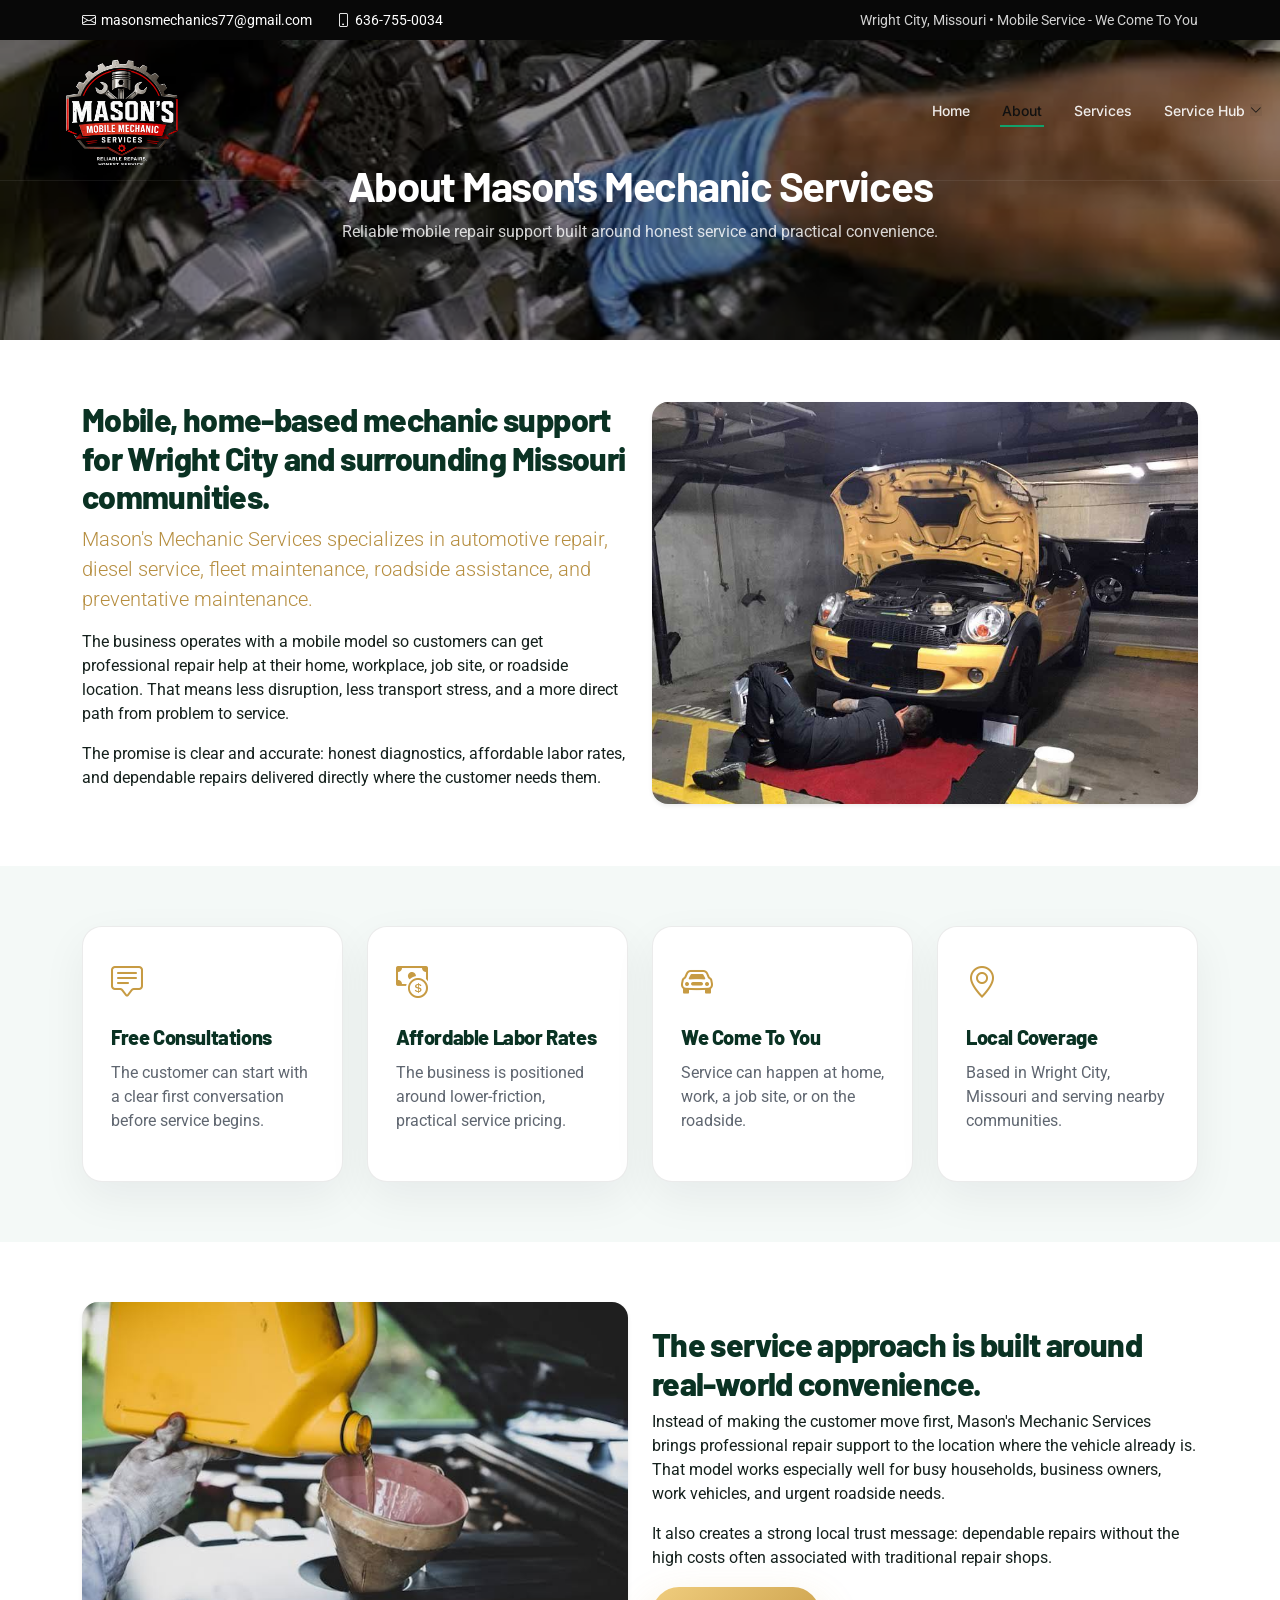
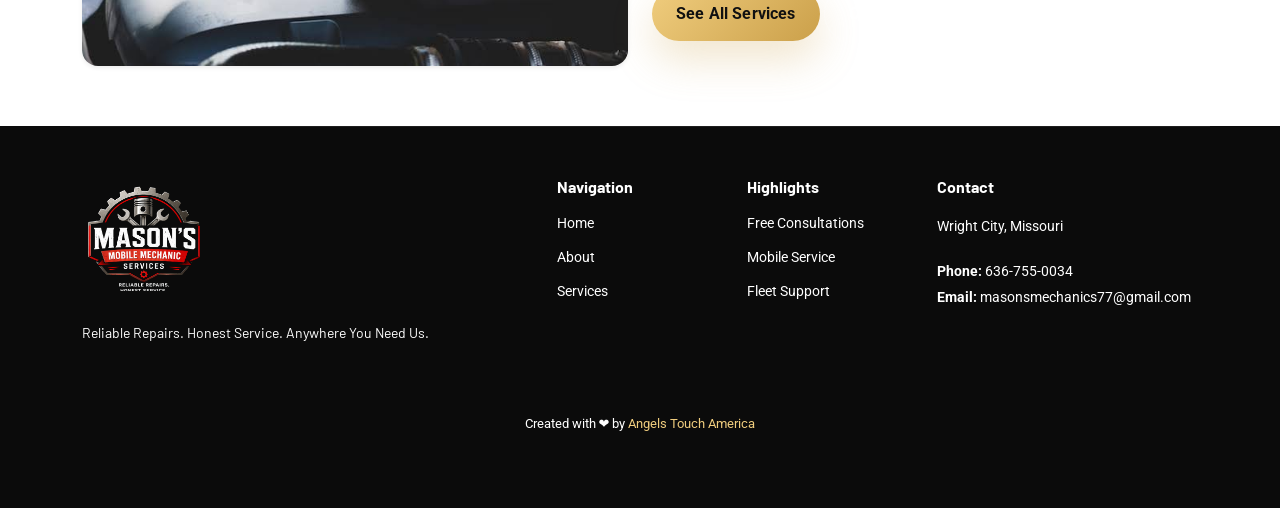
<file: about.html>
<!DOCTYPE html>
<html lang="en">

<head>
  <meta charset="utf-8">
  <meta content="width=device-width, initial-scale=1.0" name="viewport">
  <title>About | Mason's Mechanic Services</title>
  <meta name="description" content="Learn about Mason's Mechanic Services, a mobile mechanic business serving Wright City and surrounding Missouri communities.">

  <link href="Passion/assets/images/mason-logo.png" rel="icon">
  <link href="Passion/assets/images/mason-logo.png" rel="apple-touch-icon">

  <link href="https://fonts.googleapis.com" rel="preconnect">
  <link href="https://fonts.gstatic.com" rel="preconnect" crossorigin>
  <link href="https://fonts.googleapis.com/css2?family=Roboto:ital,wght@0,100;0,300;0,400;0,500;0,700;0,900;1,100;1,300;1,400;1,500;1,700;1,900&family=Inter:wght@100;200;300;400;500;600;700;800;900&family=Barlow:ital,wght@0,100;0,200;0,300;0,400;0,500;0,600;0,700;0,800;0,900;1,100;1,200;1,300;1,400;1,500;1,600;1,700;1,800;1,900&display=swap" rel="stylesheet">

  <link href="assets/vendor/bootstrap/css/bootstrap.min.css" rel="stylesheet">
  <link href="assets/vendor/bootstrap-icons/bootstrap-icons.css" rel="stylesheet">
  <link href="assets/vendor/glightbox/css/glightbox.min.css" rel="stylesheet">
  <link href="assets/vendor/swiper/swiper-bundle.min.css" rel="stylesheet">
  <link href="assets/css/main.css" rel="stylesheet">
</head>

<body class="starter-page-page mason-site">
  <header id="header" class="header fixed-top">
    <div class="topbar d-flex align-items-center dark-background">
      <div class="container d-flex justify-content-center justify-content-md-between">
        <div class="contact-info d-flex align-items-center">
          <i class="bi bi-envelope d-flex align-items-center"><a href="mailto:masonsmechanics77@gmail.com">masonsmechanics77@gmail.com</a></i>
          <i class="bi bi-phone d-flex align-items-center ms-4"><span>636-755-0034</span></i>
        </div>
        <div class="topbar-note d-none d-md-flex align-items-center">
          <span>Wright City, Missouri • Mobile Service - We Come To You</span>
        </div>
      </div>
    </div>

    <div class="branding d-flex align-items-center">
      <div class="container position-relative d-flex align-items-center justify-content-between">
        <a href="index.html" class="logo d-flex align-items-center">
          <img src="Passion/assets/images/mason-logo.png" alt="Mason's Mechanic Services logo" class="mason-brand-logo">
        </a>
        <nav id="navmenu" class="navmenu">
          <ul>
            <li><a href="index.html">Home</a></li>
            <li><a href="about.html" class="active">About</a></li>
            <li><a href="services.html">Services</a></li>
            <li class="megamenu-2"><a href="#"><span>Service Hub</span> <i class="bi bi-chevron-down toggle-dropdown"></i></a>
              <ul class="mobile-megamenu">
                <li><a href="index.html#hero">Hero</a></li>
                <li><a href="services.html">Service List</a></li>
                <li><a href="index.html#contact-home">Contact</a></li>
              </ul>
              <div class="desktop-megamenu">
                <div class="tab-navigation">
                  <ul class="nav nav-tabs flex-column" id="about-tabs" role="tablist">
                    <li class="nav-item" role="presentation"><button class="nav-link active" data-bs-toggle="tab" data-bs-target="#about-pane-1" type="button" role="tab"><i class="bi bi-shield-check"></i><span>Promise</span></button></li>
                    <li class="nav-item" role="presentation"><button class="nav-link" data-bs-toggle="tab" data-bs-target="#about-pane-2" type="button" role="tab"><i class="bi bi-car-front"></i><span>Service Model</span></button></li>
                    <li class="nav-item" role="presentation"><button class="nav-link" data-bs-toggle="tab" data-bs-target="#about-pane-3" type="button" role="tab"><i class="bi bi-telephone"></i><span>Contact</span></button></li>
                  </ul>
                </div>
                <div class="tab-content">
                  <div class="tab-pane fade show active" id="about-pane-1" role="tabpanel">
                    <div class="resources-layout"><div class="resource-categories"><div class="resource-category"><i class="bi bi-quote"></i><h5>Company Promise</h5><p>Professional automotive and diesel repair services directly to your location with honest diagnostics, affordable labor rates, and dependable repairs.</p></div></div></div>
                  </div>
                  <div class="tab-pane fade" id="about-pane-2" role="tabpanel">
                    <div class="resources-layout"><div class="resource-categories"><div class="resource-category"><i class="bi bi-house-door"></i><h5>Where Service Happens</h5><p>At your home, workplace, job site, or roadside location across Wright City and surrounding Missouri communities.</p></div></div></div>
                  </div>
                  <div class="tab-pane fade" id="about-pane-3" role="tabpanel">
                    <div class="resources-layout"><div class="resource-categories"><div class="resource-category"><i class="bi bi-envelope"></i><h5>Reach Out</h5><p>Call 636-755-0034 or email masonsmechanics77@gmail.com to schedule a free consultation.</p></div></div></div>
                  </div>
                </div>
              </div>
            </li>
          </ul>
          <i class="mobile-nav-toggle d-xl-none bi bi-list"></i>
        </nav>
      </div>
    </div>
  </header>

  <main class="main">
    <div class="page-title dark-background mason-inner-hero">
      <div class="hero-background">
        <img src="Passion/assets/images/a.jpeg" alt="About Mason's Mechanic Services">
        <div class="overlay"></div>
      </div>
      <div class="container position-relative">
        <h1>About Mason's Mechanic Services</h1>
        <p>Reliable mobile repair support built around honest service and practical convenience.</p>
      </div>
    </div>

    <section class="section">
      <div class="container">
        <div class="row gy-5 align-items-center">
          <div class="col-lg-6">
            <div class="content">
              <h2>Mobile, home-based mechanic support for Wright City and surrounding Missouri communities.</h2>
              <p class="lead">Mason's Mechanic Services specializes in automotive repair, diesel service, fleet maintenance, roadside assistance, and preventative maintenance.</p>
              <p>The business operates with a mobile model so customers can get professional repair help at their home, workplace, job site, or roadside location. That means less disruption, less transport stress, and a more direct path from problem to service.</p>
              <p>The promise is clear and accurate: honest diagnostics, affordable labor rates, and dependable repairs delivered directly where the customer needs them.</p>
            </div>
          </div>
          <div class="col-lg-6">
            <img src="Passion/assets/images/j.jpg" alt="Mobile mechanic promise" class="img-fluid rounded-4 shadow-sm">
          </div>
        </div>
      </div>
    </section>

    <section class="section light-background">
      <div class="container">
        <div class="row g-4">
          <div class="col-md-6 col-xl-3">
            <div class="mason-service-panel h-100">
              <i class="bi bi-chat-square-text"></i>
              <h4>Free Consultations</h4>
              <p>The customer can start with a clear first conversation before service begins.</p>
            </div>
          </div>
          <div class="col-md-6 col-xl-3">
            <div class="mason-service-panel h-100">
              <i class="bi bi-cash-coin"></i>
              <h4>Affordable Labor Rates</h4>
              <p>The business is positioned around lower-friction, practical service pricing.</p>
            </div>
          </div>
          <div class="col-md-6 col-xl-3">
            <div class="mason-service-panel h-100">
              <i class="bi bi-car-front"></i>
              <h4>We Come To You</h4>
              <p>Service can happen at home, work, a job site, or on the roadside.</p>
            </div>
          </div>
          <div class="col-md-6 col-xl-3">
            <div class="mason-service-panel h-100">
              <i class="bi bi-geo-alt"></i>
              <h4>Local Coverage</h4>
              <p>Based in Wright City, Missouri and serving nearby communities.</p>
            </div>
          </div>
        </div>
      </div>
    </section>

    <section class="section">
      <div class="container">
        <div class="row gy-5 align-items-center">
          <div class="col-lg-6">
            <img src="Passion/assets/images/g.jpeg" alt="Service approach" class="img-fluid rounded-4 shadow-sm">
          </div>
          <div class="col-lg-6">
            <div class="content">
              <h2>The service approach is built around real-world convenience.</h2>
              <p>Instead of making the customer move first, Mason's Mechanic Services brings professional repair support to the location where the vehicle already is. That model works especially well for busy households, business owners, work vehicles, and urgent roadside needs.</p>
              <p>It also creates a strong local trust message: dependable repairs without the high costs often associated with traditional repair shops.</p>
              <div class="cta-wrapper">
                <a href="services.html" class="btn btn-primary">See All Services</a>
                <a href="tel:6367550034" class="btn btn-outline">Call Now</a>
              </div>
            </div>
          </div>
        </div>
      </div>
    </section>
  </main>

  <footer id="footer" class="footer light-background">
    <div class="container footer-top">
      <div class="row gy-4">
        <div class="col-lg-5 col-md-12 footer-about">
          <a href="index.html" class="logo d-flex align-items-center">
            <img src="Passion/assets/images/mason-logo.png" alt="Mason's Mechanic Services logo" class="mason-brand-logo">
          </a>
          <p>Reliable Repairs. Honest Service. Anywhere You Need Us.</p>
        </div>
        <div class="col-lg-2 col-6 footer-links">
          <h4>Navigation</h4>
          <ul>
            <li><a href="index.html">Home</a></li>
            <li><a href="about.html">About</a></li>
            <li><a href="services.html">Services</a></li>
          </ul>
        </div>
        <div class="col-lg-2 col-6 footer-links">
          <h4>Highlights</h4>
          <ul>
            <li><a href="services.html">Free Consultations</a></li>
            <li><a href="services.html">Mobile Service</a></li>
            <li><a href="services.html">Fleet Support</a></li>
          </ul>
        </div>
        <div class="col-lg-3 col-md-12 footer-contact text-center text-md-start">
          <h4>Contact</h4>
          <p>Wright City, Missouri</p>
          <p class="mt-4"><strong>Phone:</strong> <span>636-755-0034</span></p>
          <p><strong>Email:</strong> <span>masonsmechanics77@gmail.com</span></p>
        </div>
      </div>
    </div>

    <div class="container copyright text-center mt-4">
      <div class="credits">Created with ❤️ by <a href="https://angelstouchamerica.com/" target="_blank" rel="noopener noreferrer">Angels Touch America</a></div>
    </div>
  </footer>

  <a href="#" id="scroll-top" class="scroll-top d-flex align-items-center justify-content-center"><i class="bi bi-arrow-up-short"></i></a>
  <div id="preloader"><div></div><div></div><div></div><div></div></div>

  <script src="assets/vendor/bootstrap/js/bootstrap.bundle.min.js"></script>
  <script src="assets/vendor/php-email-form/validate.js"></script>
  <script src="assets/vendor/glightbox/js/glightbox.min.js"></script>
  <script src="assets/vendor/purecounter/purecounter_vanilla.js"></script>
  <script src="assets/vendor/swiper/swiper-bundle.min.js"></script>
  <script src="assets/vendor/imagesloaded/imagesloaded.pkgd.min.js"></script>
  <script src="assets/vendor/isotope-layout/isotope.pkgd.min.js"></script>
  <script src="assets/js/main.js"></script>
</body>

</html>
</file>
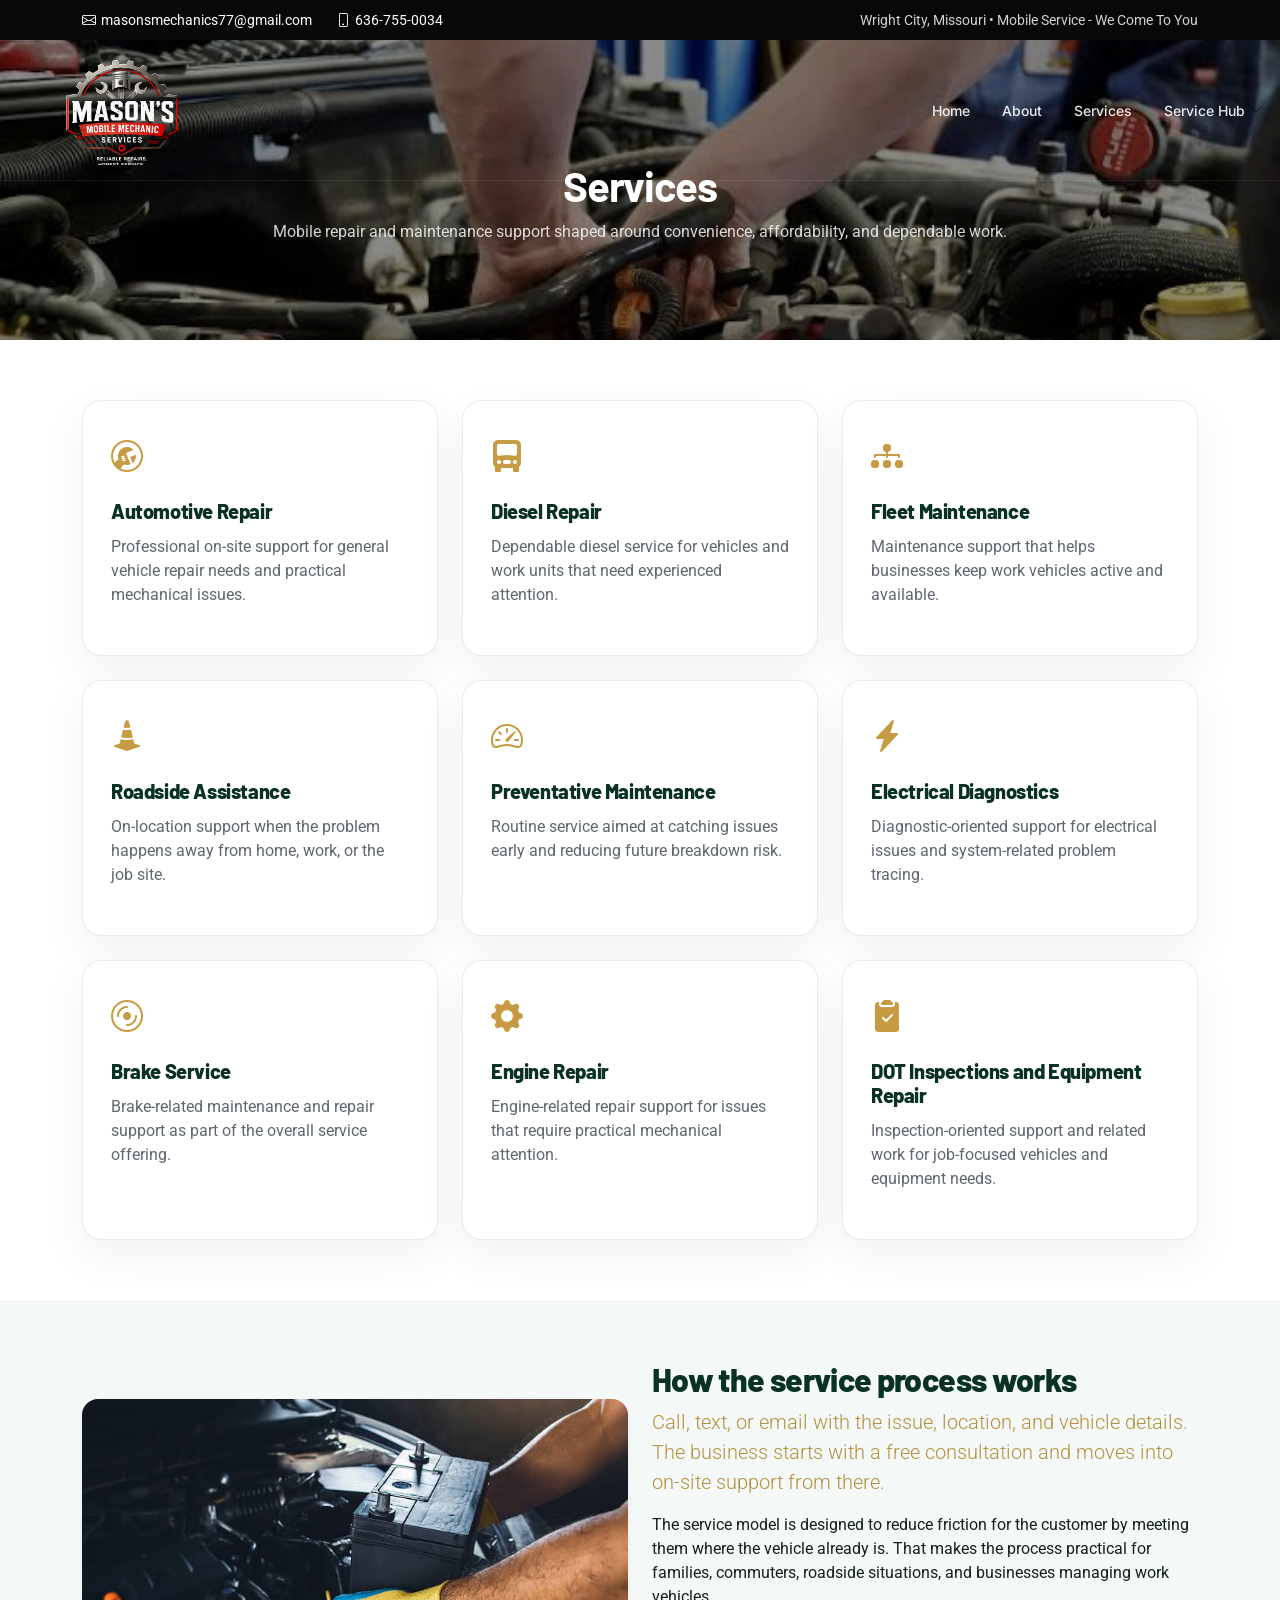
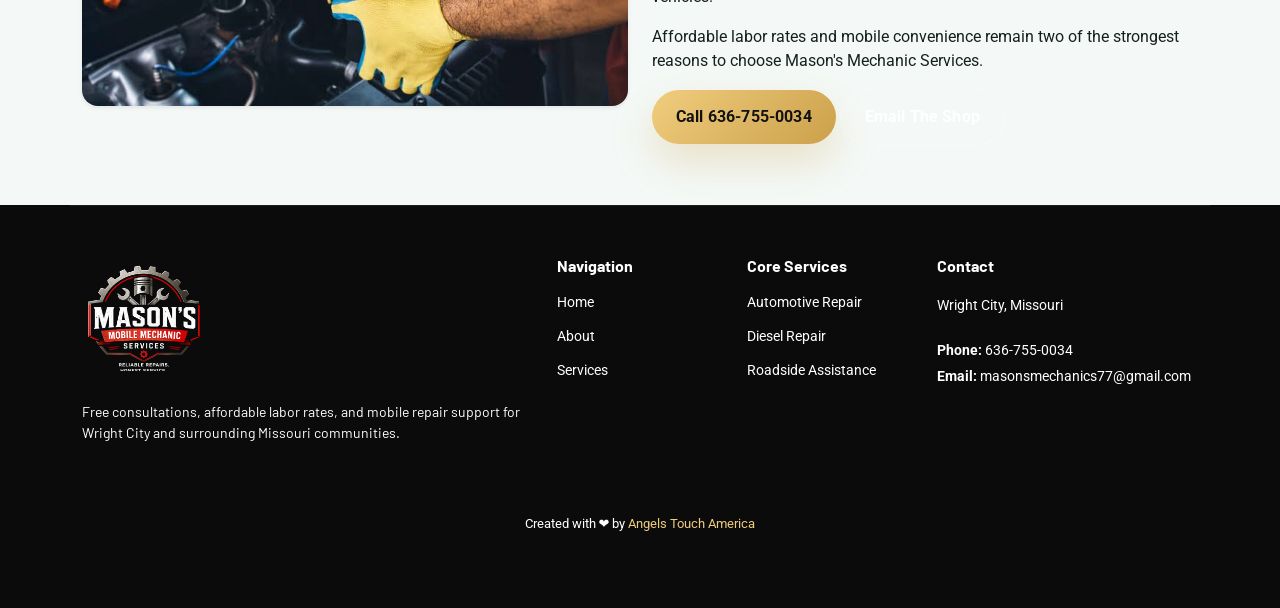
<file: services.html>
<!DOCTYPE html>
<html lang="en">

<head>
  <meta charset="utf-8">
  <meta content="width=device-width, initial-scale=1.0" name="viewport">
  <title>Services | Mason's Mechanic Services</title>
  <meta name="description" content="Explore automotive repair, diesel service, fleet maintenance, roadside assistance, DOT inspections, diagnostics, brake service, and preventative maintenance from Mason's Mechanic Services.">

  <link href="Passion/assets/images/mason-logo.png" rel="icon">
  <link href="Passion/assets/images/mason-logo.png" rel="apple-touch-icon">
  <link href="https://fonts.googleapis.com" rel="preconnect">
  <link href="https://fonts.gstatic.com" rel="preconnect" crossorigin>
  <link href="https://fonts.googleapis.com/css2?family=Roboto:ital,wght@0,100;0,300;0,400;0,500;0,700;0,900;1,100;1,300;1,400;1,500;1,700;1,900&family=Inter:wght@100;200;300;400;500;600;700;800;900&family=Barlow:ital,wght@0,100;0,200;0,300;0,400;0,500;0,600;0,700;0,800;0,900;1,100;1,200;1,300;1,400;1,500;1,600;1,700;1,800;1,900&display=swap" rel="stylesheet">

  <link href="assets/vendor/bootstrap/css/bootstrap.min.css" rel="stylesheet">
  <link href="assets/vendor/bootstrap-icons/bootstrap-icons.css" rel="stylesheet">
  <link href="assets/vendor/glightbox/css/glightbox.min.css" rel="stylesheet">
  <link href="assets/vendor/swiper/swiper-bundle.min.css" rel="stylesheet">
  <link href="assets/css/main.css" rel="stylesheet">
</head>

<body class="service-details-page mason-site">
  <header id="header" class="header fixed-top">
    <div class="topbar d-flex align-items-center dark-background">
      <div class="container d-flex justify-content-center justify-content-md-between">
        <div class="contact-info d-flex align-items-center">
          <i class="bi bi-envelope d-flex align-items-center"><a href="mailto:masonsmechanics77@gmail.com">masonsmechanics77@gmail.com</a></i>
          <i class="bi bi-phone d-flex align-items-center ms-4"><span>636-755-0034</span></i>
        </div>
        <div class="topbar-note d-none d-md-flex align-items-center">
          <span>Wright City, Missouri • Mobile Service - We Come To You</span>
        </div>
      </div>
    </div>

    <div class="branding d-flex align-items-center">
      <div class="container position-relative d-flex align-items-center justify-content-between">
        <a href="index.html" class="logo d-flex align-items-center">
          <img src="Passion/assets/images/mason-logo.png" alt="Mason's Mechanic Services logo" class="mason-brand-logo">
        </a>
        <nav id="navmenu" class="navmenu">
          <ul>
            <li><a href="index.html">Home</a></li>
            <li><a href="about.html">About</a></li>
            <li><a href="services.html" class="active">Services</a></li>
            <li class="megamenu-2"><a href="#"><span>Service Hub</span> <i class="bi bi-chevron-down toggle-dropdown"></i></a>
              <ul class="mobile-megamenu">
                <li><a href="#service-grid">Service Grid</a></li>
                <li><a href="#service-process">How It Works</a></li>
                <li><a href="index.html#contact-home">Request Service</a></li>
              </ul>
              <div class="desktop-megamenu">
                <div class="tab-navigation">
                  <ul class="nav nav-tabs flex-column" id="service-tabs" role="tablist">
                    <li class="nav-item" role="presentation"><button class="nav-link active" data-bs-toggle="tab" data-bs-target="#service-pane-1" type="button" role="tab"><i class="bi bi-wrench"></i><span>Repair</span></button></li>
                    <li class="nav-item" role="presentation"><button class="nav-link" data-bs-toggle="tab" data-bs-target="#service-pane-2" type="button" role="tab"><i class="bi bi-truck"></i><span>Fleet and Diesel</span></button></li>
                    <li class="nav-item" role="presentation"><button class="nav-link" data-bs-toggle="tab" data-bs-target="#service-pane-3" type="button" role="tab"><i class="bi bi-cone-striped"></i><span>Urgent Support</span></button></li>
                  </ul>
                </div>
                <div class="tab-content">
                  <div class="tab-pane fade show active" id="service-pane-1" role="tabpanel"><div class="resources-layout"><div class="resource-categories"><div class="resource-category"><i class="bi bi-gear-wide-connected"></i><h5>Automotive Repair</h5><p>General repair, diagnostics, engine-related attention, brake service, and practical vehicle problem solving.</p></div></div></div></div>
                  <div class="tab-pane fade" id="service-pane-2" role="tabpanel"><div class="resources-layout"><div class="resource-categories"><div class="resource-category"><i class="bi bi-diagram-3-fill"></i><h5>Fleet and Diesel</h5><p>Diesel service and fleet maintenance support for work-focused vehicles that need reliable availability.</p></div></div></div></div>
                  <div class="tab-pane fade" id="service-pane-3" role="tabpanel"><div class="resources-layout"><div class="resource-categories"><div class="resource-category"><i class="bi bi-sign-stop-lights"></i><h5>Roadside and Inspections</h5><p>Roadside assistance, DOT inspections, and related support for vehicles that need fast attention where they are.</p></div></div></div></div>
                </div>
              </div>
            </li>
          </ul>
          <i class="mobile-nav-toggle d-xl-none bi bi-list"></i>
        </nav>
      </div>
    </div>
  </header>

  <main class="main">
    <div class="page-title dark-background mason-inner-hero">
      <div class="hero-background">
        <img src="Passion/assets/images/b.jpeg" alt="Mason's Mechanic Services">
        <div class="overlay"></div>
      </div>
      <div class="container position-relative">
        <h1>Services</h1>
        <p>Mobile repair and maintenance support shaped around convenience, affordability, and dependable work.</p>
      </div>
    </div>

    <section id="service-grid" class="section">
      <div class="container">
        <div class="row g-4">
          <div class="col-md-6 col-xl-4"><div class="mason-service-panel h-100"><i class="bi bi-wrench-adjustable-circle"></i><h4>Automotive Repair</h4><p>Professional on-site support for general vehicle repair needs and practical mechanical issues.</p></div></div>
          <div class="col-md-6 col-xl-4"><div class="mason-service-panel h-100"><i class="bi bi-truck-front-fill"></i><h4>Diesel Repair</h4><p>Dependable diesel service for vehicles and work units that need experienced attention.</p></div></div>
          <div class="col-md-6 col-xl-4"><div class="mason-service-panel h-100"><i class="bi bi-diagram-3-fill"></i><h4>Fleet Maintenance</h4><p>Maintenance support that helps businesses keep work vehicles active and available.</p></div></div>
          <div class="col-md-6 col-xl-4"><div class="mason-service-panel h-100"><i class="bi bi-cone-striped"></i><h4>Roadside Assistance</h4><p>On-location support when the problem happens away from home, work, or the job site.</p></div></div>
          <div class="col-md-6 col-xl-4"><div class="mason-service-panel h-100"><i class="bi bi-speedometer2"></i><h4>Preventative Maintenance</h4><p>Routine service aimed at catching issues early and reducing future breakdown risk.</p></div></div>
          <div class="col-md-6 col-xl-4"><div class="mason-service-panel h-100"><i class="bi bi-lightning-charge-fill"></i><h4>Electrical Diagnostics</h4><p>Diagnostic-oriented support for electrical issues and system-related problem tracing.</p></div></div>
          <div class="col-md-6 col-xl-4"><div class="mason-service-panel h-100"><i class="bi bi-disc"></i><h4>Brake Service</h4><p>Brake-related maintenance and repair support as part of the overall service offering.</p></div></div>
          <div class="col-md-6 col-xl-4"><div class="mason-service-panel h-100"><i class="bi bi-gear-fill"></i><h4>Engine Repair</h4><p>Engine-related repair support for issues that require practical mechanical attention.</p></div></div>
          <div class="col-md-6 col-xl-4"><div class="mason-service-panel h-100"><i class="bi bi-clipboard2-check-fill"></i><h4>DOT Inspections and Equipment Repair</h4><p>Inspection-oriented support and related work for job-focused vehicles and equipment needs.</p></div></div>
        </div>
      </div>
    </section>

    <section id="service-process" class="section light-background">
      <div class="container">
        <div class="row gy-5 align-items-center">
          <div class="col-lg-6">
            <img src="Passion/assets/images/i.jpeg" alt="Service process" class="img-fluid rounded-4 shadow-sm">
          </div>
          <div class="col-lg-6">
            <div class="content">
              <h2>How the service process works</h2>
              <p class="lead">Call, text, or email with the issue, location, and vehicle details. The business starts with a free consultation and moves into on-site support from there.</p>
              <p>The service model is designed to reduce friction for the customer by meeting them where the vehicle already is. That makes the process practical for families, commuters, roadside situations, and businesses managing work vehicles.</p>
              <p>Affordable labor rates and mobile convenience remain two of the strongest reasons to choose Mason's Mechanic Services.</p>
              <div class="cta-wrapper">
                <a href="tel:6367550034" class="btn btn-primary">Call 636-755-0034</a>
                <a href="mailto:masonsmechanics77@gmail.com" class="btn btn-outline">Email The Shop</a>
              </div>
            </div>
          </div>
        </div>
      </div>
    </section>
  </main>

  <footer id="footer" class="footer light-background">
    <div class="container footer-top">
      <div class="row gy-4">
        <div class="col-lg-5 col-md-12 footer-about">
          <a href="index.html" class="logo d-flex align-items-center">
            <img src="Passion/assets/images/mason-logo.png" alt="Mason's Mechanic Services logo" class="mason-brand-logo">
          </a>
          <p>Free consultations, affordable labor rates, and mobile repair support for Wright City and surrounding Missouri communities.</p>
        </div>
        <div class="col-lg-2 col-6 footer-links">
          <h4>Navigation</h4>
          <ul>
            <li><a href="index.html">Home</a></li>
            <li><a href="about.html">About</a></li>
            <li><a href="services.html">Services</a></li>
          </ul>
        </div>
        <div class="col-lg-2 col-6 footer-links">
          <h4>Core Services</h4>
          <ul>
            <li><a href="services.html">Automotive Repair</a></li>
            <li><a href="services.html">Diesel Repair</a></li>
            <li><a href="services.html">Roadside Assistance</a></li>
          </ul>
        </div>
        <div class="col-lg-3 col-md-12 footer-contact text-center text-md-start">
          <h4>Contact</h4>
          <p>Wright City, Missouri</p>
          <p class="mt-4"><strong>Phone:</strong> <span>636-755-0034</span></p>
          <p><strong>Email:</strong> <span>masonsmechanics77@gmail.com</span></p>
        </div>
      </div>
    </div>

    <div class="container copyright text-center mt-4">
      <div class="credits">Created with ❤️ by <a href="https://angelstouchamerica.com/" target="_blank" rel="noopener noreferrer">Angels Touch America</a></div>
    </div>
  </footer>

  <a href="#" id="scroll-top" class="scroll-top d-flex align-items-center justify-content-center"><i class="bi bi-arrow-up-short"></i></a>
  <div id="preloader"><div></div><div></div><div></div><div></div></div>

  <script src="assets/vendor/bootstrap/js/bootstrap.bundle.min.js"></script>
  <script src="assets/vendor/php-email-form/validate.js"></script>
  <script src="assets/vendor/glightbox/js/glightbox.min.js"></script>
  <script src="assets/vendor/purecounter/purecounter_vanilla.js"></script>
  <script src="assets/vendor/swiper/swiper-bundle.min.js"></script>
  <script src="assets/vendor/imagesloaded/imagesloaded.pkgd.min.js"></script>
  <script src="assets/vendor/isotope-layout/isotope.pkgd.min.js"></script>
  <script src="assets/js/main.js"></script>
</body>

</html>
</file>
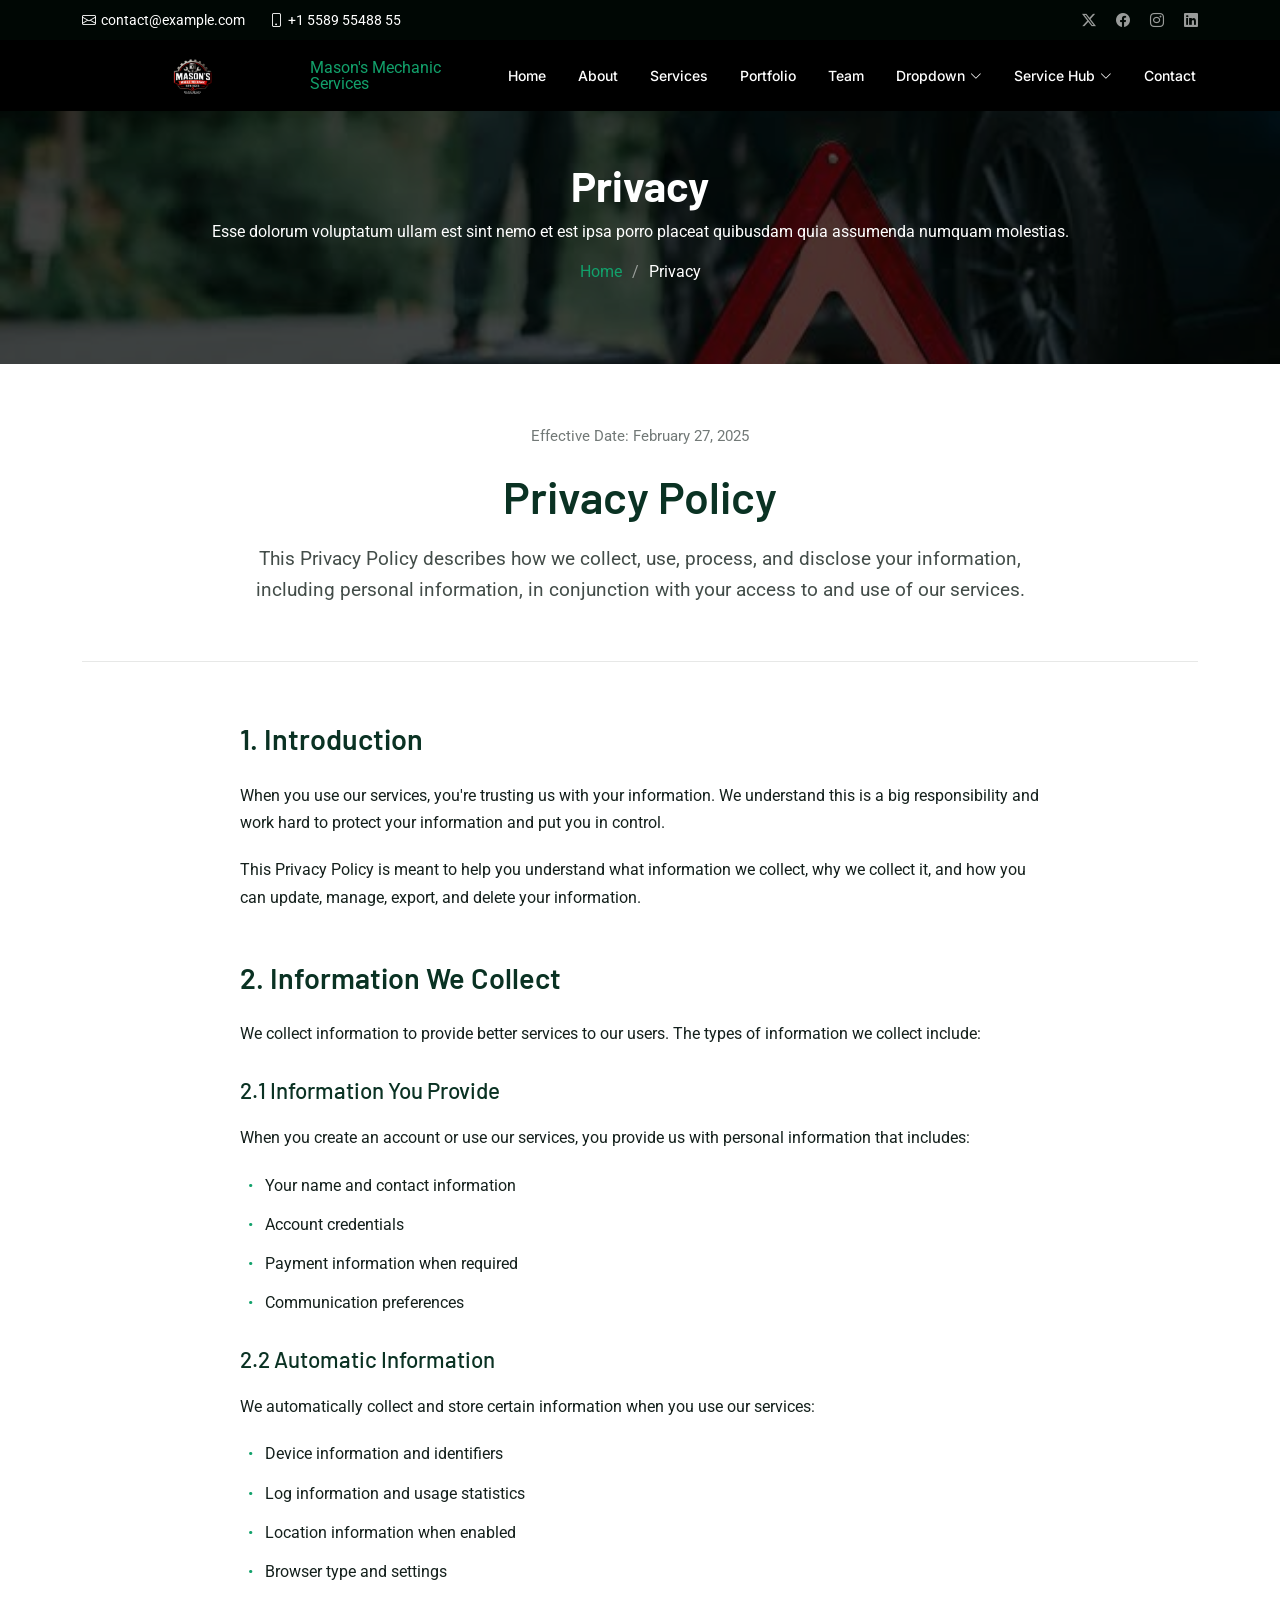
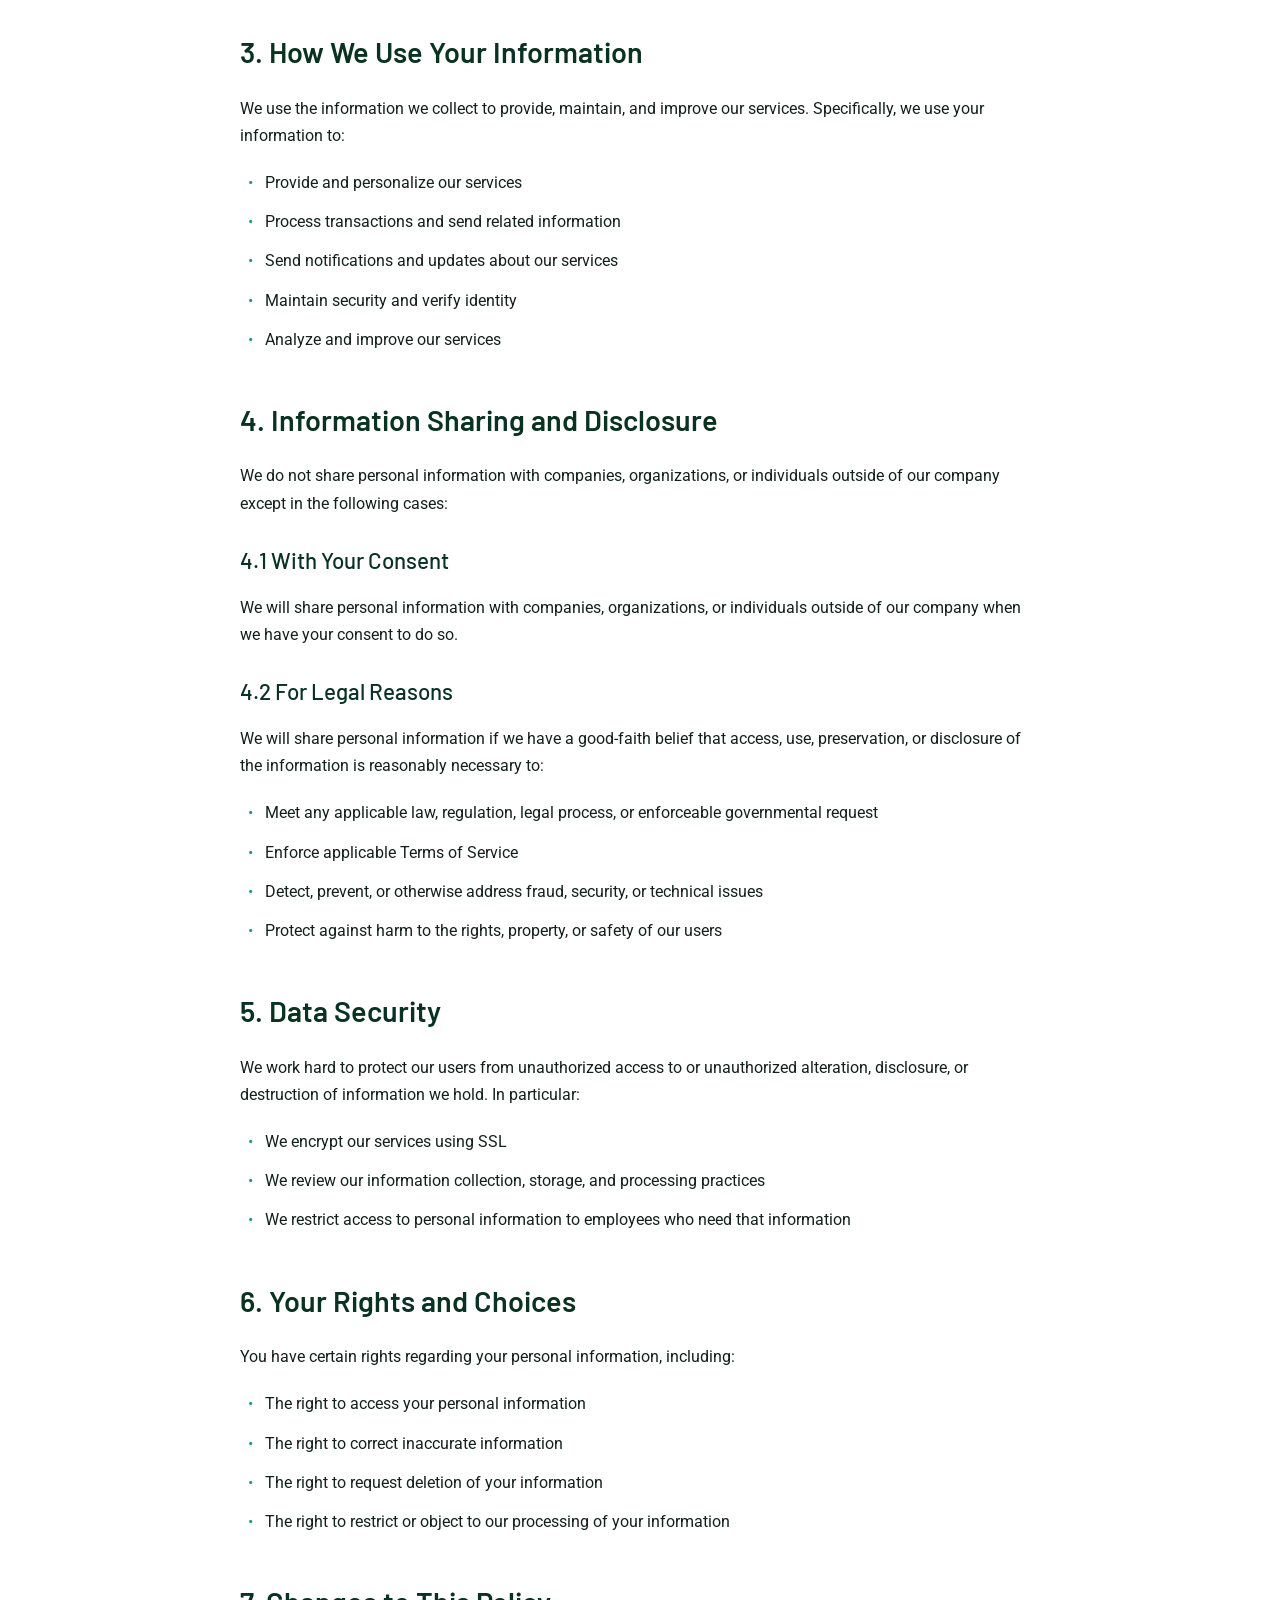
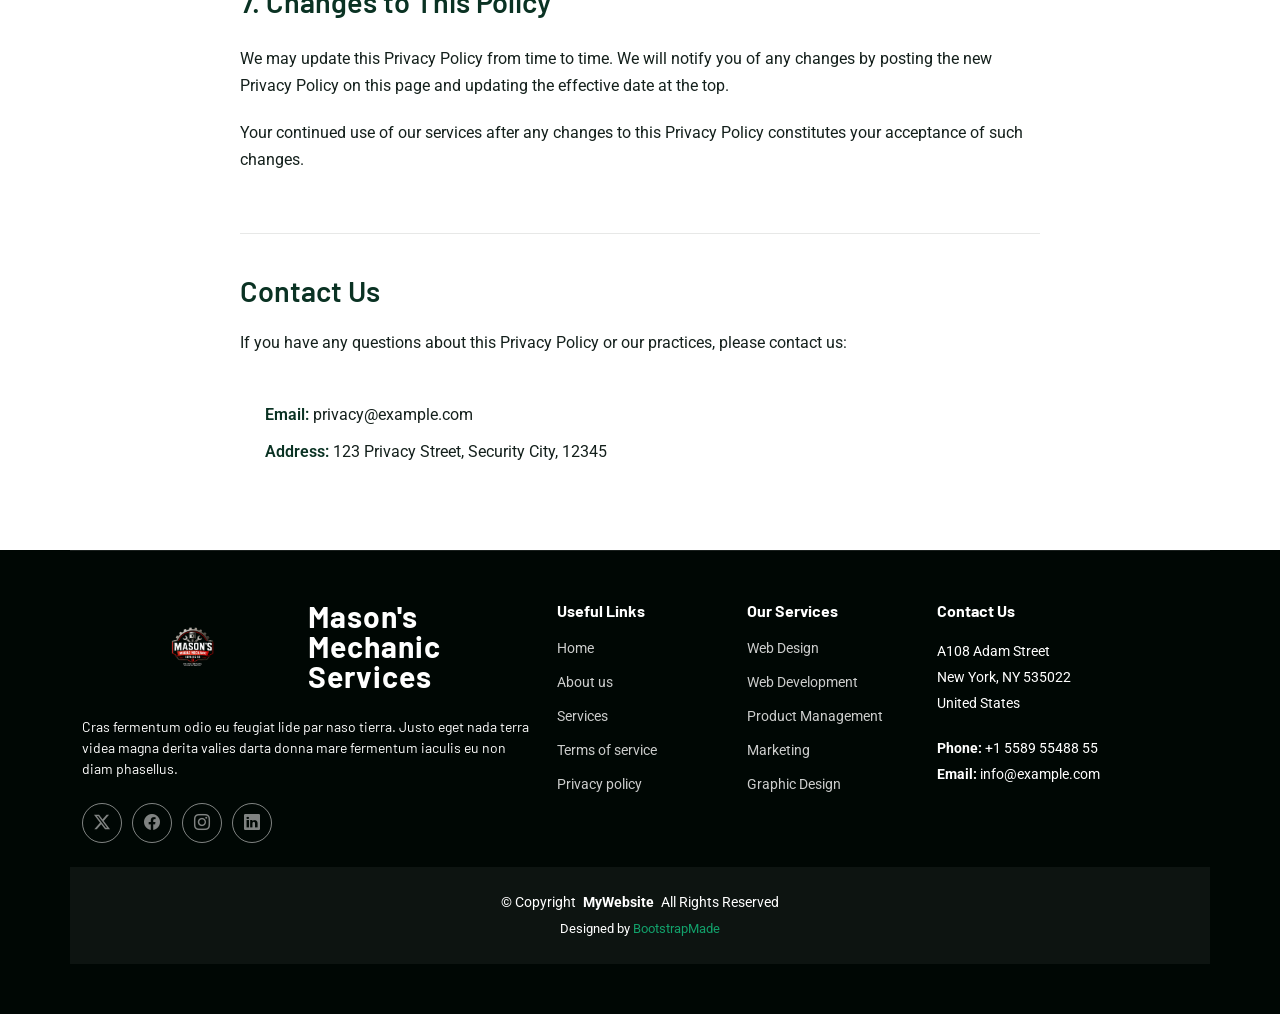
<file: Passion/privacy.html>
<!DOCTYPE html>
<html lang="en">

<head>
  <meta charset="utf-8">
  <meta content="width=device-width, initial-scale=1.0" name="viewport">
  <title>Privacy - Passion Bootstrap Template</title>
  <meta name="description" content="">
  <meta name="keywords" content="">

  <!-- Favicons -->
  <link href="assets/images/mason-logo.png" rel="icon">
  <link href="assets/images/mason-logo.png" rel="apple-touch-icon">

  <!-- Fonts -->
  <link href="https://fonts.googleapis.com" rel="preconnect">
  <link href="https://fonts.gstatic.com" rel="preconnect" crossorigin>
  <link href="https://fonts.googleapis.com/css2?family=Roboto:ital,wght@0,100;0,300;0,400;0,500;0,700;0,900;1,100;1,300;1,400;1,500;1,700;1,900&family=Inter:wght@100;200;300;400;500;600;700;800;900&family=Barlow:ital,wght@0,100;0,200;0,300;0,400;0,500;0,600;0,700;0,800;0,900;1,100;1,200;1,300;1,400;1,500;1,600;1,700;1,800;1,900&display=swap" rel="stylesheet">

  <!-- Vendor CSS Files -->
  <link href="assets/vendor/bootstrap/css/bootstrap.min.css" rel="stylesheet">
  <link href="assets/vendor/bootstrap-icons/bootstrap-icons.css" rel="stylesheet">
  <link href="assets/vendor/glightbox/css/glightbox.min.css" rel="stylesheet">
  <link href="assets/vendor/swiper/swiper-bundle.min.css" rel="stylesheet">

  <!-- Main CSS File -->
  <link href="assets/css/main.css" rel="stylesheet">

  <!-- =======================================================
  * Template Name: Passion
  * Template URL: https://bootstrapmade.com/passion-bootstrap-template/
  * Updated: Jul 21 2025 with Bootstrap v5.3.7
  * Author: BootstrapMade.com
  * License: https://bootstrapmade.com/license/
  ======================================================== -->
</head>

<body class="privacy-page">

  <header id="header" class="header fixed-top">

    <div class="topbar d-flex align-items-center dark-background">
      <div class="container d-flex justify-content-center justify-content-md-between">
        <div class="contact-info d-flex align-items-center">
          <i class="bi bi-envelope d-flex align-items-center"><a href="mailto:contact@example.com">contact@example.com</a></i>
          <i class="bi bi-phone d-flex align-items-center ms-4"><span>+1 5589 55488 55</span></i>
        </div>
        <div class="social-links d-none d-md-flex align-items-center">
          <a href="#" class="twitter"><i class="bi bi-twitter-x"></i></a>
          <a href="#" class="facebook"><i class="bi bi-facebook"></i></a>
          <a href="#" class="instagram"><i class="bi bi-instagram"></i></a>
          <a href="#" class="linkedin"><i class="bi bi-linkedin"></i></a>
        </div>
      </div>
    </div><!-- End Top Bar -->

    <div class="branding d-flex align-items-cente">

      <div class="container position-relative d-flex align-items-center justify-content-between">
        <a href="index.html" class="logo d-flex align-items-center">
          <img src="assets/images/mason-logo.png" alt="Mason's Mechanic Services logo" class="mason-brand-logo">
          <span class="sitename">Mason's Mechanic Services</span>
        </a>

        <nav id="navmenu" class="navmenu">
          <ul>
            <li><a href="#hero">Home</a></li>
            <li><a href="#about">About</a></li>
            <li><a href="#services">Services</a></li>
            <li><a href="#portfolio">Portfolio</a></li>
            <li><a href="#team">Team</a></li>
            <li class="dropdown"><a href="#"><span>Dropdown</span> <i class="bi bi-chevron-down toggle-dropdown"></i></a>
              <ul>
                <li><a href="#">Dropdown 1</a></li>
                <li class="dropdown"><a href="#"><span>Deep Dropdown</span> <i class="bi bi-chevron-down toggle-dropdown"></i></a>
                  <ul>
                    <li><a href="#">Deep Dropdown 1</a></li>
                    <li><a href="#">Deep Dropdown 2</a></li>
                    <li><a href="#">Deep Dropdown 3</a></li>
                    <li><a href="#">Deep Dropdown 4</a></li>
                    <li><a href="#">Deep Dropdown 5</a></li>
                  </ul>
                </li>
                <li><a href="#">Dropdown 2</a></li>
                <li><a href="#">Dropdown 3</a></li>
                <li><a href="#">Dropdown 4</a></li>
              </ul>
            </li>

            <!-- Megamenu 2 -->
            <li class="megamenu-2"><a href="#"><span>Service Hub</span> <i class="bi bi-chevron-down toggle-dropdown"></i></a>

              <!-- Mobile Megamenu -->
              <ul class="mobile-megamenu">

                <li><a href="#">Product Analytics</a></li>
                <li><a href="#">Customer Insights</a></li>
                <li><a href="#">Market Research</a></li>

                <li class="dropdown"><a href="#"><span>Enterprise Software</span> <i class="bi bi-chevron-down toggle-dropdown"></i></a>
                  <ul>
                    <li><a href="#">CRM Solutions</a></li>
                    <li><a href="#">ERP Systems</a></li>
                    <li><a href="#">Workflow Automation</a></li>
                    <li><a href="#">Document Management</a></li>
                    <li><a href="#">Business Intelligence</a></li>
                    <li><a href="#">Integration Platform</a></li>
                  </ul>
                </li>

                <li class="dropdown"><a href="#"><span>Development Tools</span> <i class="bi bi-chevron-down toggle-dropdown"></i></a>
                  <ul>
                    <li><a href="#">Code Editors</a></li>
                    <li><a href="#">Version Control</a></li>
                    <li><a href="#">Testing Frameworks</a></li>
                    <li><a href="#">Deployment Tools</a></li>
                    <li><a href="#">API Management</a></li>
                    <li><a href="#">Performance Monitoring</a></li>
                  </ul>
                </li>

                <li class="dropdown"><a href="#"><span>Creative Suite</span> <i class="bi bi-chevron-down toggle-dropdown"></i></a>
                  <ul>
                    <li><a href="#">Design Software</a></li>
                    <li><a href="#">Video Editing</a></li>
                    <li><a href="#">Audio Production</a></li>
                    <li><a href="#">Animation Tools</a></li>
                    <li><a href="#">Photo Editing</a></li>
                    <li><a href="#">3D Modeling</a></li>
                  </ul>
                </li>

                <li class="dropdown"><a href="#"><span>Resources</span> <i class="bi bi-chevron-down toggle-dropdown"></i></a>
                  <ul>
                    <li><a href="#">Documentation</a></li>
                    <li><a href="#">Tutorials</a></li>
                    <li><a href="#">Community</a></li>
                    <li><a href="#">Blog Posts</a></li>
                  </ul>
                </li>

              </ul><!-- End Mobile Megamenu -->

              <!-- Desktop Megamenu -->
              <div class="desktop-megamenu">

                <div class="tab-navigation">
                  <ul class="nav nav-tabs flex-column" id="2190-megamenu-tabs" role="tablist">
                    <li class="nav-item" role="presentation">
                      <button class="nav-link active" id="2190-tab-1-tab" data-bs-toggle="tab" data-bs-target="#2190-tab-1" type="button" role="tab" aria-controls="2190-tab-1" aria-selected="true">
                        <i class="bi bi-building-gear"></i>
                        <span>Enterprise Software</span>
                      </button>
                    </li>
                    <li class="nav-item" role="presentation">
                      <button class="nav-link" id="2190-tab-2-tab" data-bs-toggle="tab" data-bs-target="#2190-tab-2" type="button" role="tab" aria-controls="2190-tab-2" aria-selected="false">
                        <i class="bi bi-code-slash"></i>
                        <span>Development Tools</span>
                      </button>
                    </li>
                    <li class="nav-item" role="presentation">
                      <button class="nav-link" id="2190-tab-3-tab" data-bs-toggle="tab" data-bs-target="#2190-tab-3" type="button" role="tab" aria-controls="2190-tab-3" aria-selected="false">
                        <i class="bi bi-palette"></i>
                        <span>Creative Suite</span>
                      </button>
                    </li>
                    <li class="nav-item" role="presentation">
                      <button class="nav-link" id="2190-tab-4-tab" data-bs-toggle="tab" data-bs-target="#2190-tab-4" type="button" role="tab" aria-controls="2190-tab-4" aria-selected="false">
                        <i class="bi bi-journal-text"></i>
                        <span>Resources</span>
                      </button>
                    </li>
                  </ul>
                </div>

                <div class="tab-content">

                  <!-- Enterprise Software Tab -->
                  <div class="tab-pane fade show active" id="2190-tab-1" role="tabpanel" aria-labelledby="2190-tab-1-tab">
                    <div class="content-grid">
                      <div class="product-section">
                        <h4>Core Solutions</h4>
                        <div class="product-list">
                          <a href="#" class="product-link">
                            <i class="bi bi-people"></i>
                            <div>
                              <span>CRM Solutions</span>
                              <small>Manage customer relationships effectively</small>
                            </div>
                          </a>
                          <a href="#" class="product-link">
                            <i class="bi bi-diagram-3"></i>
                            <div>
                              <span>ERP Systems</span>
                              <small>Integrate all business processes</small>
                            </div>
                          </a>
                          <a href="#" class="product-link">
                            <i class="bi bi-gear-wide"></i>
                            <div>
                              <span>Workflow Automation</span>
                              <small>Streamline repetitive tasks</small>
                            </div>
                          </a>
                        </div>
                      </div>

                      <div class="product-section">
                        <h4>Data &amp; Analytics</h4>
                        <div class="product-list">
                          <a href="#" class="product-link">
                            <i class="bi bi-file-earmark-text"></i>
                            <div>
                              <span>Document Management</span>
                              <small>Organize and secure documents</small>
                            </div>
                          </a>
                          <a href="#" class="product-link">
                            <i class="bi bi-bar-chart"></i>
                            <div>
                              <span>Business Intelligence</span>
                              <small>Make data-driven decisions</small>
                            </div>
                          </a>
                          <a href="#" class="product-link">
                            <i class="bi bi-share"></i>
                            <div>
                              <span>Integration Platform</span>
                              <small>Connect all your systems</small>
                            </div>
                          </a>
                        </div>
                      </div>
                    </div>

                    <div class="featured-banner">
                      <div class="banner-content">
                        <img src="assets/images/i.jpeg" alt="Enterprise Solutions" class="banner-image">
                        <div class="banner-info">
                          <h5>Enterprise Package</h5>
                          <p>Comprehensive business management solution with advanced features and 24/7 support.</p>
                          <a href="#" class="cta-btn">Get Started <i class="bi bi-arrow-right"></i></a>
                        </div>
                      </div>
                    </div>
                  </div>

                  <!-- Development Tools Tab -->
                  <div class="tab-pane fade" id="2190-tab-2" role="tabpanel" aria-labelledby="2190-tab-2-tab">
                    <div class="content-grid">
                      <div class="product-section">
                        <h4>Code &amp; Build</h4>
                        <div class="product-list">
                          <a href="#" class="product-link">
                            <i class="bi bi-code-square"></i>
                            <div>
                              <span>Code Editors</span>
                              <small>Advanced development environment</small>
                            </div>
                          </a>
                          <a href="#" class="product-link">
                            <i class="bi bi-git"></i>
                            <div>
                              <span>Version Control</span>
                              <small>Track changes and collaborate</small>
                            </div>
                          </a>
                          <a href="#" class="product-link">
                            <i class="bi bi-check2-square"></i>
                            <div>
                              <span>Testing Frameworks</span>
                              <small>Ensure code quality</small>
                            </div>
                          </a>
                        </div>
                      </div>

                      <div class="product-section">
                        <h4>Deploy &amp; Monitor</h4>
                        <div class="product-list">
                          <a href="#" class="product-link">
                            <i class="bi bi-cloud-upload"></i>
                            <div>
                              <span>Deployment Tools</span>
                              <small>Seamless application deployment</small>
                            </div>
                          </a>
                          <a href="#" class="product-link">
                            <i class="bi bi-api"></i>
                            <div>
                              <span>API Management</span>
                              <small>Design and manage APIs</small>
                            </div>
                          </a>
                          <a href="#" class="product-link">
                            <i class="bi bi-speedometer2"></i>
                            <div>
                              <span>Performance Monitoring</span>
                              <small>Track application performance</small>
                            </div>
                          </a>
                        </div>
                      </div>
                    </div>

                    <div class="featured-banner">
                      <div class="banner-content">
                        <img src="assets/images/h.jpeg" alt="Development Tools" class="banner-image">
                        <div class="banner-info">
                          <h5>Developer Suite</h5>
                          <p>Complete toolkit for modern development teams with integrated CI/CD pipelines.</p>
                          <a href="#" class="cta-btn">Explore Tools <i class="bi bi-arrow-right"></i></a>
                        </div>
                      </div>
                    </div>
                  </div>

                  <!-- Creative Suite Tab -->
                  <div class="tab-pane fade" id="2190-tab-3" role="tabpanel" aria-labelledby="2190-tab-3-tab">
                    <div class="content-grid">
                      <div class="product-section">
                        <h4>Design &amp; Visual</h4>
                        <div class="product-list">
                          <a href="#" class="product-link">
                            <i class="bi bi-brush"></i>
                            <div>
                              <span>Design Software</span>
                              <small>Professional graphic design tools</small>
                            </div>
                          </a>
                          <a href="#" class="product-link">
                            <i class="bi bi-camera-video"></i>
                            <div>
                              <span>Video Editing</span>
                              <small>Professional video production</small>
                            </div>
                          </a>
                          <a href="#" class="product-link">
                            <i class="bi bi-image"></i>
                            <div>
                              <span>Photo Editing</span>
                              <small>Advanced image manipulation</small>
                            </div>
                          </a>
                        </div>
                      </div>

                      <div class="product-section">
                        <h4>Media Production</h4>
                        <div class="product-list">
                          <a href="#" class="product-link">
                            <i class="bi bi-music-note"></i>
                            <div>
                              <span>Audio Production</span>
                              <small>Professional audio editing</small>
                            </div>
                          </a>
                          <a href="#" class="product-link">
                            <i class="bi bi-play-circle"></i>
                            <div>
                              <span>Animation Tools</span>
                              <small>Create stunning animations</small>
                            </div>
                          </a>
                          <a href="#" class="product-link">
                            <i class="bi bi-box"></i>
                            <div>
                              <span>3D Modeling</span>
                              <small>Advanced 3D design software</small>
                            </div>
                          </a>
                        </div>
                      </div>
                    </div>

                    <div class="featured-banner">
                      <div class="banner-content">
                        <img src="assets/images/j.jpg" alt="Creative Suite" class="banner-image">
                        <div class="banner-info">
                          <h5>Creative Pro</h5>
                          <p>Everything you need for creative projects, from concept to final production.</p>
                          <a href="#" class="cta-btn">Start Creating <i class="bi bi-arrow-right"></i></a>
                        </div>
                      </div>
                    </div>
                  </div>

                  <!-- Resources Tab -->
                  <div class="tab-pane fade" id="2190-tab-4" role="tabpanel" aria-labelledby="2190-tab-4-tab">
                    <div class="resources-layout">
                      <div class="resource-categories">
                        <div class="resource-category">
                          <i class="bi bi-book"></i>
                          <h5>Documentation</h5>
                          <p>Comprehensive guides and API references for all our products and services.</p>
                          <a href="#" class="resource-link">Browse Docs <i class="bi bi-arrow-right"></i></a>
                        </div>
                        <div class="resource-category">
                          <i class="bi bi-play-circle"></i>
                          <h5>Video Tutorials</h5>
                          <p>Step-by-step video guides to help you get the most out of our solutions.</p>
                          <a href="#" class="resource-link">Watch Tutorials <i class="bi bi-arrow-right"></i></a>
                        </div>
                        <div class="resource-category">
                          <i class="bi bi-chat-square-dots"></i>
                          <h5>Community Forum</h5>
                          <p>Connect with other users, share tips, and get answers to your questions.</p>
                          <a href="#" class="resource-link">Join Community <i class="bi bi-arrow-right"></i></a>
                        </div>
                        <div class="resource-category">
                          <i class="bi bi-newspaper"></i>
                          <h5>Blog &amp; Articles</h5>
                          <p>Latest insights, best practices, and industry trends from our experts.</p>
                          <a href="#" class="resource-link">Read Blog <i class="bi bi-arrow-right"></i></a>
                        </div>
                      </div>
                    </div>
                  </div>

                </div>

              </div><!-- End Desktop Megamenu -->

            </li><!-- End Megamenu 2 -->

            <li><a href="#contact">Contact</a></li>

          </ul>
          <i class="mobile-nav-toggle d-xl-none bi bi-list"></i>
        </nav>

      </div>

    </div>

  </header>

  <main class="main">

    <!-- Page Title -->
    <div class="page-title dark-background" style="background-image: url(assets/images/road1.jpeg);">
      <div class="container position-relative">
        <h1>Privacy</h1>
        <p>Esse dolorum voluptatum ullam est sint nemo et est ipsa porro placeat quibusdam quia assumenda numquam molestias.</p>
        <nav class="breadcrumbs">
          <ol>
            <li><a href="index.html">Home</a></li>
            <li class="current">Privacy</li>
          </ol>
        </nav>
      </div>
    </div><!-- End Page Title -->

    <!-- Privacy Section -->
    <section id="privacy" class="privacy section">

      <div class="container">
        <!-- Header -->
        <div class="privacy-header">
          <div class="header-content">
            <div class="last-updated">Effective Date: February 27, 2025</div>
            <h1>Privacy Policy</h1>
            <p class="intro-text">This Privacy Policy describes how we collect, use, process, and disclose your information, including personal information, in conjunction with your access to and use of our services.</p>
          </div>
        </div>

        <!-- Main Content -->
        <div class="privacy-content">
          <!-- Introduction -->
          <div class="content-section">
            <h2>1. Introduction</h2>
            <p>When you use our services, you're trusting us with your information. We understand this is a big responsibility and work hard to protect your information and put you in control.</p>
            <p>This Privacy Policy is meant to help you understand what information we collect, why we collect it, and how you can update, manage, export, and delete your information.</p>
          </div>

          <!-- Information Collection -->
          <div class="content-section">
            <h2>2. Information We Collect</h2>
            <p>We collect information to provide better services to our users. The types of information we collect include:</p>

            <h3>2.1 Information You Provide</h3>
            <p>When you create an account or use our services, you provide us with personal information that includes:</p>
            <ul>
              <li>Your name and contact information</li>
              <li>Account credentials</li>
              <li>Payment information when required</li>
              <li>Communication preferences</li>
            </ul>

            <h3>2.2 Automatic Information</h3>
            <p>We automatically collect and store certain information when you use our services:</p>
            <ul>
              <li>Device information and identifiers</li>
              <li>Log information and usage statistics</li>
              <li>Location information when enabled</li>
              <li>Browser type and settings</li>
            </ul>
          </div>

          <!-- Use of Information -->
          <div class="content-section">
            <h2>3. How We Use Your Information</h2>
            <p>We use the information we collect to provide, maintain, and improve our services. Specifically, we use your information to:</p>
            <ul>
              <li>Provide and personalize our services</li>
              <li>Process transactions and send related information</li>
              <li>Send notifications and updates about our services</li>
              <li>Maintain security and verify identity</li>
              <li>Analyze and improve our services</li>
            </ul>
          </div>

          <!-- Information Sharing -->
          <div class="content-section">
            <h2>4. Information Sharing and Disclosure</h2>
            <p>We do not share personal information with companies, organizations, or individuals outside of our company except in the following cases:</p>

            <h3>4.1 With Your Consent</h3>
            <p>We will share personal information with companies, organizations, or individuals outside of our company when we have your consent to do so.</p>

            <h3>4.2 For Legal Reasons</h3>
            <p>We will share personal information if we have a good-faith belief that access, use, preservation, or disclosure of the information is reasonably necessary to:</p>
            <ul>
              <li>Meet any applicable law, regulation, legal process, or enforceable governmental request</li>
              <li>Enforce applicable Terms of Service</li>
              <li>Detect, prevent, or otherwise address fraud, security, or technical issues</li>
              <li>Protect against harm to the rights, property, or safety of our users</li>
            </ul>
          </div>

          <!-- Data Security -->
          <div class="content-section">
            <h2>5. Data Security</h2>
            <p>We work hard to protect our users from unauthorized access to or unauthorized alteration, disclosure, or destruction of information we hold. In particular:</p>
            <ul>
              <li>We encrypt our services using SSL</li>
              <li>We review our information collection, storage, and processing practices</li>
              <li>We restrict access to personal information to employees who need that information</li>
            </ul>
          </div>

          <!-- Your Rights -->
          <div class="content-section">
            <h2>6. Your Rights and Choices</h2>
            <p>You have certain rights regarding your personal information, including:</p>
            <ul>
              <li>The right to access your personal information</li>
              <li>The right to correct inaccurate information</li>
              <li>The right to request deletion of your information</li>
              <li>The right to restrict or object to our processing of your information</li>
            </ul>
          </div>

          <!-- Policy Updates -->
          <div class="content-section">
            <h2>7. Changes to This Policy</h2>
            <p>We may update this Privacy Policy from time to time. We will notify you of any changes by posting the new Privacy Policy on this page and updating the effective date at the top.</p>
            <p>Your continued use of our services after any changes to this Privacy Policy constitutes your acceptance of such changes.</p>
          </div>
        </div>

        <!-- Contact Section -->
        <div class="privacy-contact">
          <h2>Contact Us</h2>
          <p>If you have any questions about this Privacy Policy or our practices, please contact us:</p>
          <div class="contact-details">
            <p><strong>Email:</strong> privacy@example.com</p>
            <p><strong>Address:</strong> 123 Privacy Street, Security City, 12345</p>
          </div>
        </div>

      </div>

    </section><!-- /Privacy Section -->

  </main>

  <footer id="footer" class="footer position-relative dark-background">

    <div class="container footer-top">
      <div class="row gy-4">
        <div class="col-lg-5 col-md-12 footer-about">
          <a href="index.html" class="logo d-flex align-items-center">
            <img src="assets/images/mason-logo.png" alt="Mason's Mechanic Services logo" class="mason-brand-logo">
            <span class="sitename">Mason's Mechanic Services</span>
          </a>
          <p>Cras fermentum odio eu feugiat lide par naso tierra. Justo eget nada terra videa magna derita valies darta donna mare fermentum iaculis eu non diam phasellus.</p>
          <div class="social-links d-flex mt-4">
            <a href=""><i class="bi bi-twitter-x"></i></a>
            <a href=""><i class="bi bi-facebook"></i></a>
            <a href=""><i class="bi bi-instagram"></i></a>
            <a href=""><i class="bi bi-linkedin"></i></a>
          </div>
        </div>

        <div class="col-lg-2 col-6 footer-links">
          <h4>Useful Links</h4>
          <ul>
            <li><a href="#">Home</a></li>
            <li><a href="#">About us</a></li>
            <li><a href="#">Services</a></li>
            <li><a href="#">Terms of service</a></li>
            <li><a href="#">Privacy policy</a></li>
          </ul>
        </div>

        <div class="col-lg-2 col-6 footer-links">
          <h4>Our Services</h4>
          <ul>
            <li><a href="#">Web Design</a></li>
            <li><a href="#">Web Development</a></li>
            <li><a href="#">Product Management</a></li>
            <li><a href="#">Marketing</a></li>
            <li><a href="#">Graphic Design</a></li>
          </ul>
        </div>

        <div class="col-lg-3 col-md-12 footer-contact text-center text-md-start">
          <h4>Contact Us</h4>
          <p>A108 Adam Street</p>
          <p>New York, NY 535022</p>
          <p>United States</p>
          <p class="mt-4"><strong>Phone:</strong> <span>+1 5589 55488 55</span></p>
          <p><strong>Email:</strong> <span>info@example.com</span></p>
        </div>

      </div>
    </div>

    <div class="container copyright text-center mt-4">
      <p>© <span>Copyright</span> <strong class="px-1 sitename">MyWebsite</strong> <span>All Rights Reserved</span></p>
      <div class="credits">
        <!-- All the links in the footer should remain intact. -->
        <!-- You can delete the links only if you've purchased the pro version. -->
        <!-- Licensing information: https://bootstrapmade.com/license/ -->
        <!-- Purchase the pro version with working PHP/AJAX contact form: [buy-url] -->
        Designed by <a href="https://bootstrapmade.com/">BootstrapMade</a>
      </div>
    </div>

  </footer>

  <!-- Scroll Top -->
  <a href="#" id="scroll-top" class="scroll-top d-flex align-items-center justify-content-center"><i class="bi bi-arrow-up-short"></i></a>

  <!-- Preloader -->
  <div id="preloader">
    <div></div>
    <div></div>
    <div></div>
    <div></div>
  </div>

  <!-- Vendor JS Files -->
  <script src="assets/vendor/bootstrap/js/bootstrap.bundle.min.js"></script>
  <script src="assets/vendor/php-email-form/validate.js"></script>
  <script src="assets/vendor/glightbox/js/glightbox.min.js"></script>
  <script src="assets/vendor/purecounter/purecounter_vanilla.js"></script>
  <script src="assets/vendor/swiper/swiper-bundle.min.js"></script>
  <script src="assets/vendor/imagesloaded/imagesloaded.pkgd.min.js"></script>
  <script src="assets/vendor/isotope-layout/isotope.pkgd.min.js"></script>

  <!-- Main JS File -->
  <script src="assets/js/main.js"></script>

</body>

</html>
</file>
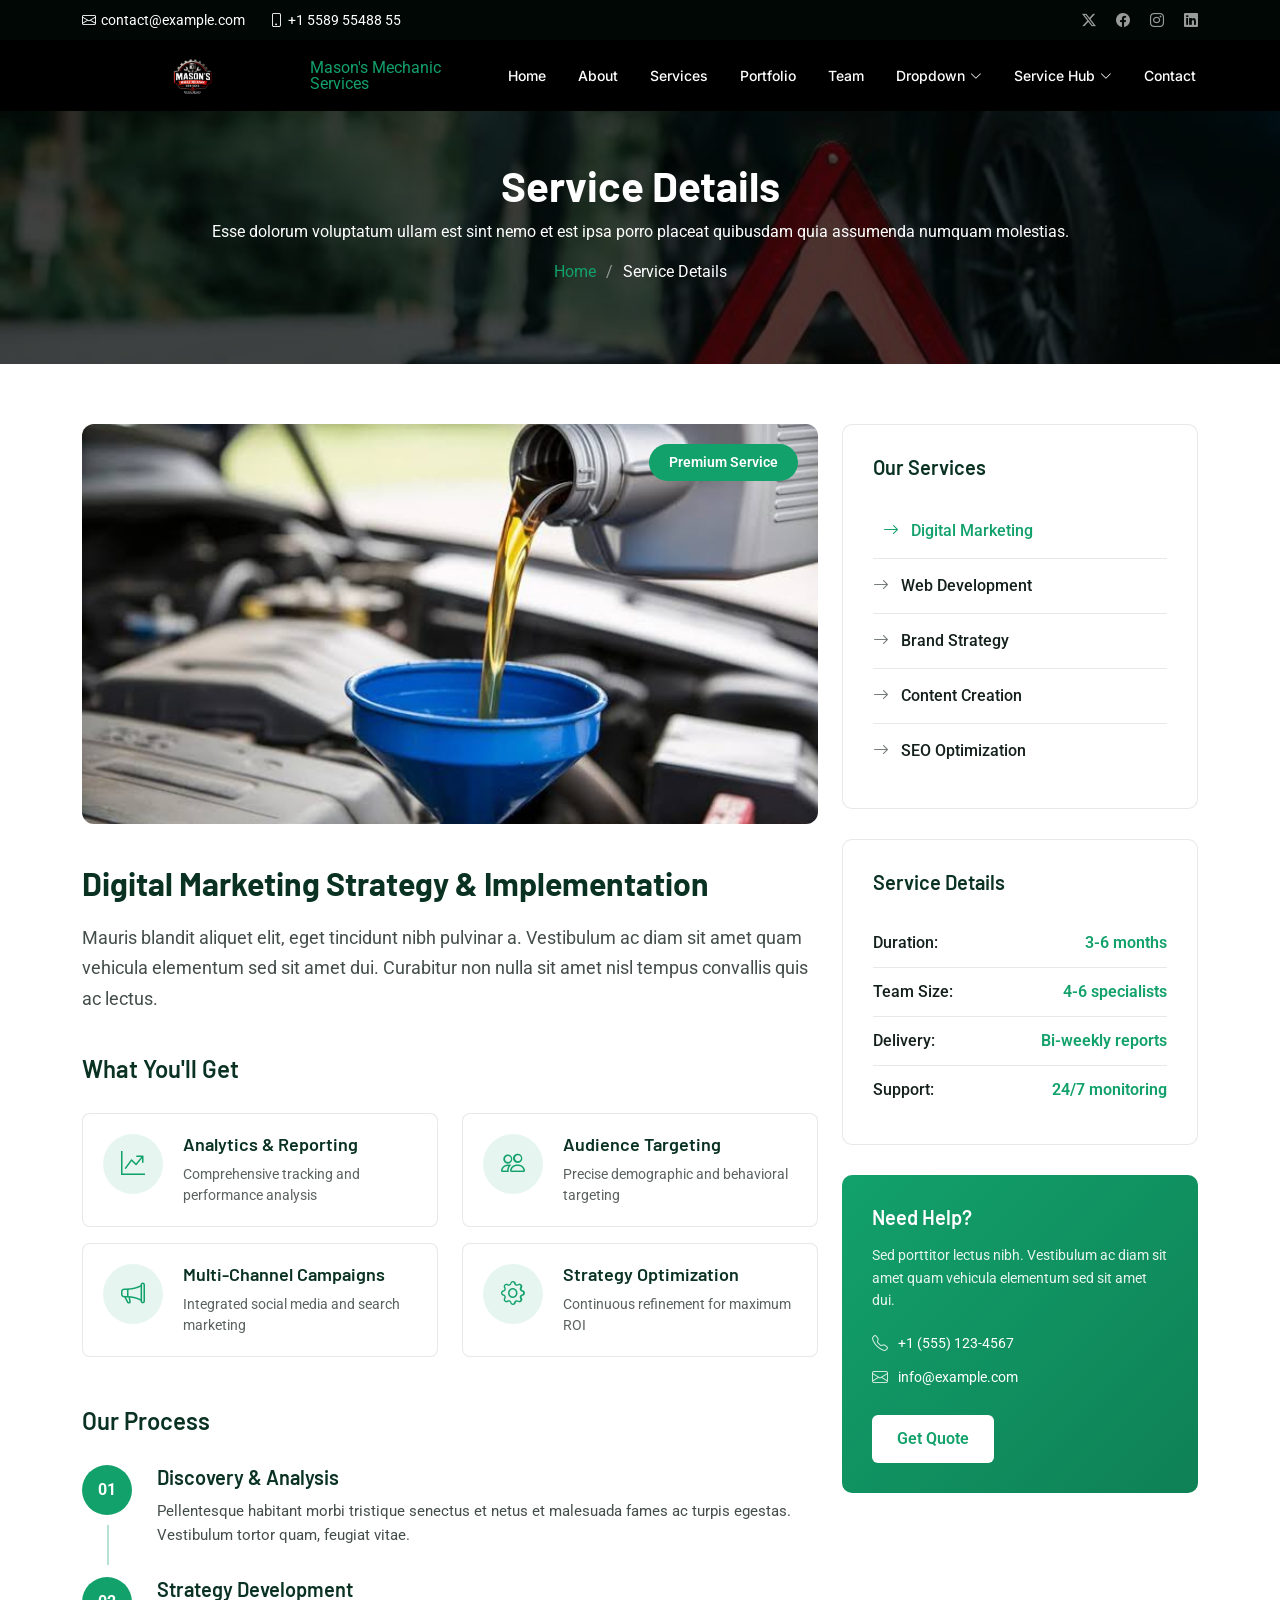
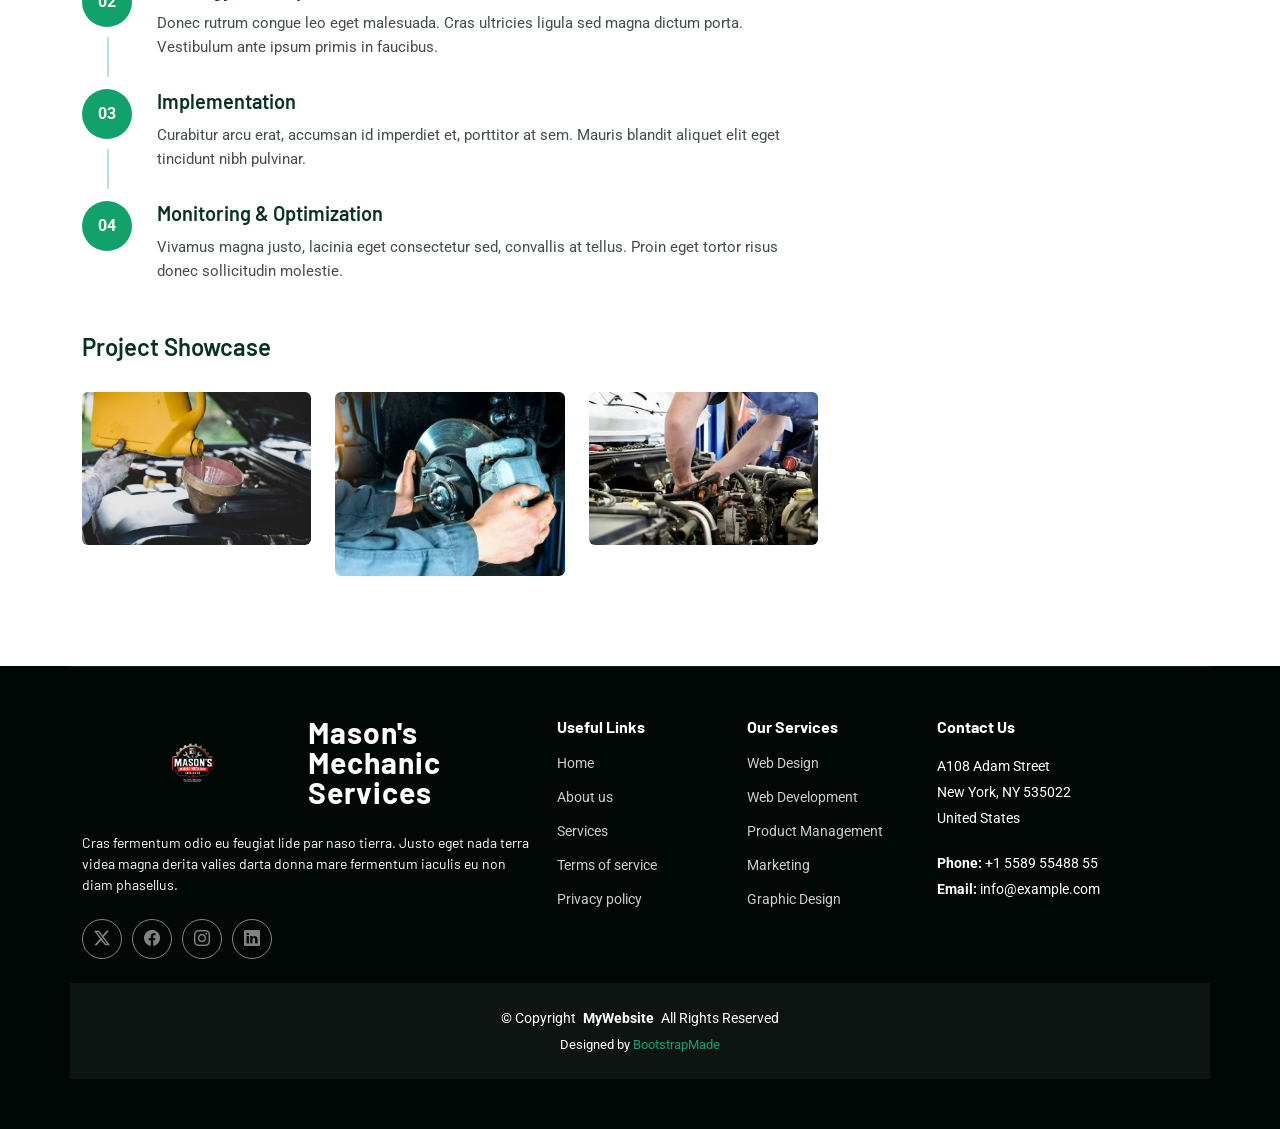
<file: Passion/service-details.html>
<!DOCTYPE html>
<html lang="en">

<head>
  <meta charset="utf-8">
  <meta content="width=device-width, initial-scale=1.0" name="viewport">
  <title>Service Details - Passion Bootstrap Template</title>
  <meta name="description" content="">
  <meta name="keywords" content="">

  <!-- Favicons -->
  <link href="assets/images/mason-logo.png" rel="icon">
  <link href="assets/images/mason-logo.png" rel="apple-touch-icon">

  <!-- Fonts -->
  <link href="https://fonts.googleapis.com" rel="preconnect">
  <link href="https://fonts.gstatic.com" rel="preconnect" crossorigin>
  <link href="https://fonts.googleapis.com/css2?family=Roboto:ital,wght@0,100;0,300;0,400;0,500;0,700;0,900;1,100;1,300;1,400;1,500;1,700;1,900&family=Inter:wght@100;200;300;400;500;600;700;800;900&family=Barlow:ital,wght@0,100;0,200;0,300;0,400;0,500;0,600;0,700;0,800;0,900;1,100;1,200;1,300;1,400;1,500;1,600;1,700;1,800;1,900&display=swap" rel="stylesheet">

  <!-- Vendor CSS Files -->
  <link href="assets/vendor/bootstrap/css/bootstrap.min.css" rel="stylesheet">
  <link href="assets/vendor/bootstrap-icons/bootstrap-icons.css" rel="stylesheet">
  <link href="assets/vendor/glightbox/css/glightbox.min.css" rel="stylesheet">
  <link href="assets/vendor/swiper/swiper-bundle.min.css" rel="stylesheet">

  <!-- Main CSS File -->
  <link href="assets/css/main.css" rel="stylesheet">

  <!-- =======================================================
  * Template Name: Passion
  * Template URL: https://bootstrapmade.com/passion-bootstrap-template/
  * Updated: Jul 21 2025 with Bootstrap v5.3.7
  * Author: BootstrapMade.com
  * License: https://bootstrapmade.com/license/
  ======================================================== -->
</head>

<body class="service-details-page">

  <header id="header" class="header fixed-top">

    <div class="topbar d-flex align-items-center dark-background">
      <div class="container d-flex justify-content-center justify-content-md-between">
        <div class="contact-info d-flex align-items-center">
          <i class="bi bi-envelope d-flex align-items-center"><a href="mailto:contact@example.com">contact@example.com</a></i>
          <i class="bi bi-phone d-flex align-items-center ms-4"><span>+1 5589 55488 55</span></i>
        </div>
        <div class="social-links d-none d-md-flex align-items-center">
          <a href="#" class="twitter"><i class="bi bi-twitter-x"></i></a>
          <a href="#" class="facebook"><i class="bi bi-facebook"></i></a>
          <a href="#" class="instagram"><i class="bi bi-instagram"></i></a>
          <a href="#" class="linkedin"><i class="bi bi-linkedin"></i></a>
        </div>
      </div>
    </div><!-- End Top Bar -->

    <div class="branding d-flex align-items-cente">

      <div class="container position-relative d-flex align-items-center justify-content-between">
        <a href="index.html" class="logo d-flex align-items-center">
          <img src="assets/images/mason-logo.png" alt="Mason's Mechanic Services logo" class="mason-brand-logo">
          <span class="sitename">Mason's Mechanic Services</span>
        </a>

        <nav id="navmenu" class="navmenu">
          <ul>
            <li><a href="#hero">Home</a></li>
            <li><a href="#about">About</a></li>
            <li><a href="#services">Services</a></li>
            <li><a href="#portfolio">Portfolio</a></li>
            <li><a href="#team">Team</a></li>
            <li class="dropdown"><a href="#"><span>Dropdown</span> <i class="bi bi-chevron-down toggle-dropdown"></i></a>
              <ul>
                <li><a href="#">Dropdown 1</a></li>
                <li class="dropdown"><a href="#"><span>Deep Dropdown</span> <i class="bi bi-chevron-down toggle-dropdown"></i></a>
                  <ul>
                    <li><a href="#">Deep Dropdown 1</a></li>
                    <li><a href="#">Deep Dropdown 2</a></li>
                    <li><a href="#">Deep Dropdown 3</a></li>
                    <li><a href="#">Deep Dropdown 4</a></li>
                    <li><a href="#">Deep Dropdown 5</a></li>
                  </ul>
                </li>
                <li><a href="#">Dropdown 2</a></li>
                <li><a href="#">Dropdown 3</a></li>
                <li><a href="#">Dropdown 4</a></li>
              </ul>
            </li>

            <!-- Megamenu 2 -->
            <li class="megamenu-2"><a href="#"><span>Service Hub</span> <i class="bi bi-chevron-down toggle-dropdown"></i></a>

              <!-- Mobile Megamenu -->
              <ul class="mobile-megamenu">

                <li><a href="#">Product Analytics</a></li>
                <li><a href="#">Customer Insights</a></li>
                <li><a href="#">Market Research</a></li>

                <li class="dropdown"><a href="#"><span>Enterprise Software</span> <i class="bi bi-chevron-down toggle-dropdown"></i></a>
                  <ul>
                    <li><a href="#">CRM Solutions</a></li>
                    <li><a href="#">ERP Systems</a></li>
                    <li><a href="#">Workflow Automation</a></li>
                    <li><a href="#">Document Management</a></li>
                    <li><a href="#">Business Intelligence</a></li>
                    <li><a href="#">Integration Platform</a></li>
                  </ul>
                </li>

                <li class="dropdown"><a href="#"><span>Development Tools</span> <i class="bi bi-chevron-down toggle-dropdown"></i></a>
                  <ul>
                    <li><a href="#">Code Editors</a></li>
                    <li><a href="#">Version Control</a></li>
                    <li><a href="#">Testing Frameworks</a></li>
                    <li><a href="#">Deployment Tools</a></li>
                    <li><a href="#">API Management</a></li>
                    <li><a href="#">Performance Monitoring</a></li>
                  </ul>
                </li>

                <li class="dropdown"><a href="#"><span>Creative Suite</span> <i class="bi bi-chevron-down toggle-dropdown"></i></a>
                  <ul>
                    <li><a href="#">Design Software</a></li>
                    <li><a href="#">Video Editing</a></li>
                    <li><a href="#">Audio Production</a></li>
                    <li><a href="#">Animation Tools</a></li>
                    <li><a href="#">Photo Editing</a></li>
                    <li><a href="#">3D Modeling</a></li>
                  </ul>
                </li>

                <li class="dropdown"><a href="#"><span>Resources</span> <i class="bi bi-chevron-down toggle-dropdown"></i></a>
                  <ul>
                    <li><a href="#">Documentation</a></li>
                    <li><a href="#">Tutorials</a></li>
                    <li><a href="#">Community</a></li>
                    <li><a href="#">Blog Posts</a></li>
                  </ul>
                </li>

              </ul><!-- End Mobile Megamenu -->

              <!-- Desktop Megamenu -->
              <div class="desktop-megamenu">

                <div class="tab-navigation">
                  <ul class="nav nav-tabs flex-column" id="2190-megamenu-tabs" role="tablist">
                    <li class="nav-item" role="presentation">
                      <button class="nav-link active" id="2190-tab-1-tab" data-bs-toggle="tab" data-bs-target="#2190-tab-1" type="button" role="tab" aria-controls="2190-tab-1" aria-selected="true">
                        <i class="bi bi-building-gear"></i>
                        <span>Enterprise Software</span>
                      </button>
                    </li>
                    <li class="nav-item" role="presentation">
                      <button class="nav-link" id="2190-tab-2-tab" data-bs-toggle="tab" data-bs-target="#2190-tab-2" type="button" role="tab" aria-controls="2190-tab-2" aria-selected="false">
                        <i class="bi bi-code-slash"></i>
                        <span>Development Tools</span>
                      </button>
                    </li>
                    <li class="nav-item" role="presentation">
                      <button class="nav-link" id="2190-tab-3-tab" data-bs-toggle="tab" data-bs-target="#2190-tab-3" type="button" role="tab" aria-controls="2190-tab-3" aria-selected="false">
                        <i class="bi bi-palette"></i>
                        <span>Creative Suite</span>
                      </button>
                    </li>
                    <li class="nav-item" role="presentation">
                      <button class="nav-link" id="2190-tab-4-tab" data-bs-toggle="tab" data-bs-target="#2190-tab-4" type="button" role="tab" aria-controls="2190-tab-4" aria-selected="false">
                        <i class="bi bi-journal-text"></i>
                        <span>Resources</span>
                      </button>
                    </li>
                  </ul>
                </div>

                <div class="tab-content">

                  <!-- Enterprise Software Tab -->
                  <div class="tab-pane fade show active" id="2190-tab-1" role="tabpanel" aria-labelledby="2190-tab-1-tab">
                    <div class="content-grid">
                      <div class="product-section">
                        <h4>Core Solutions</h4>
                        <div class="product-list">
                          <a href="#" class="product-link">
                            <i class="bi bi-people"></i>
                            <div>
                              <span>CRM Solutions</span>
                              <small>Manage customer relationships effectively</small>
                            </div>
                          </a>
                          <a href="#" class="product-link">
                            <i class="bi bi-diagram-3"></i>
                            <div>
                              <span>ERP Systems</span>
                              <small>Integrate all business processes</small>
                            </div>
                          </a>
                          <a href="#" class="product-link">
                            <i class="bi bi-gear-wide"></i>
                            <div>
                              <span>Workflow Automation</span>
                              <small>Streamline repetitive tasks</small>
                            </div>
                          </a>
                        </div>
                      </div>

                      <div class="product-section">
                        <h4>Data &amp; Analytics</h4>
                        <div class="product-list">
                          <a href="#" class="product-link">
                            <i class="bi bi-file-earmark-text"></i>
                            <div>
                              <span>Document Management</span>
                              <small>Organize and secure documents</small>
                            </div>
                          </a>
                          <a href="#" class="product-link">
                            <i class="bi bi-bar-chart"></i>
                            <div>
                              <span>Business Intelligence</span>
                              <small>Make data-driven decisions</small>
                            </div>
                          </a>
                          <a href="#" class="product-link">
                            <i class="bi bi-share"></i>
                            <div>
                              <span>Integration Platform</span>
                              <small>Connect all your systems</small>
                            </div>
                          </a>
                        </div>
                      </div>
                    </div>

                    <div class="featured-banner">
                      <div class="banner-content">
                        <img src="assets/images/i.jpeg" alt="Enterprise Solutions" class="banner-image">
                        <div class="banner-info">
                          <h5>Enterprise Package</h5>
                          <p>Comprehensive business management solution with advanced features and 24/7 support.</p>
                          <a href="#" class="cta-btn">Get Started <i class="bi bi-arrow-right"></i></a>
                        </div>
                      </div>
                    </div>
                  </div>

                  <!-- Development Tools Tab -->
                  <div class="tab-pane fade" id="2190-tab-2" role="tabpanel" aria-labelledby="2190-tab-2-tab">
                    <div class="content-grid">
                      <div class="product-section">
                        <h4>Code &amp; Build</h4>
                        <div class="product-list">
                          <a href="#" class="product-link">
                            <i class="bi bi-code-square"></i>
                            <div>
                              <span>Code Editors</span>
                              <small>Advanced development environment</small>
                            </div>
                          </a>
                          <a href="#" class="product-link">
                            <i class="bi bi-git"></i>
                            <div>
                              <span>Version Control</span>
                              <small>Track changes and collaborate</small>
                            </div>
                          </a>
                          <a href="#" class="product-link">
                            <i class="bi bi-check2-square"></i>
                            <div>
                              <span>Testing Frameworks</span>
                              <small>Ensure code quality</small>
                            </div>
                          </a>
                        </div>
                      </div>

                      <div class="product-section">
                        <h4>Deploy &amp; Monitor</h4>
                        <div class="product-list">
                          <a href="#" class="product-link">
                            <i class="bi bi-cloud-upload"></i>
                            <div>
                              <span>Deployment Tools</span>
                              <small>Seamless application deployment</small>
                            </div>
                          </a>
                          <a href="#" class="product-link">
                            <i class="bi bi-api"></i>
                            <div>
                              <span>API Management</span>
                              <small>Design and manage APIs</small>
                            </div>
                          </a>
                          <a href="#" class="product-link">
                            <i class="bi bi-speedometer2"></i>
                            <div>
                              <span>Performance Monitoring</span>
                              <small>Track application performance</small>
                            </div>
                          </a>
                        </div>
                      </div>
                    </div>

                    <div class="featured-banner">
                      <div class="banner-content">
                        <img src="assets/images/h.jpeg" alt="Development Tools" class="banner-image">
                        <div class="banner-info">
                          <h5>Developer Suite</h5>
                          <p>Complete toolkit for modern development teams with integrated CI/CD pipelines.</p>
                          <a href="#" class="cta-btn">Explore Tools <i class="bi bi-arrow-right"></i></a>
                        </div>
                      </div>
                    </div>
                  </div>

                  <!-- Creative Suite Tab -->
                  <div class="tab-pane fade" id="2190-tab-3" role="tabpanel" aria-labelledby="2190-tab-3-tab">
                    <div class="content-grid">
                      <div class="product-section">
                        <h4>Design &amp; Visual</h4>
                        <div class="product-list">
                          <a href="#" class="product-link">
                            <i class="bi bi-brush"></i>
                            <div>
                              <span>Design Software</span>
                              <small>Professional graphic design tools</small>
                            </div>
                          </a>
                          <a href="#" class="product-link">
                            <i class="bi bi-camera-video"></i>
                            <div>
                              <span>Video Editing</span>
                              <small>Professional video production</small>
                            </div>
                          </a>
                          <a href="#" class="product-link">
                            <i class="bi bi-image"></i>
                            <div>
                              <span>Photo Editing</span>
                              <small>Advanced image manipulation</small>
                            </div>
                          </a>
                        </div>
                      </div>

                      <div class="product-section">
                        <h4>Media Production</h4>
                        <div class="product-list">
                          <a href="#" class="product-link">
                            <i class="bi bi-music-note"></i>
                            <div>
                              <span>Audio Production</span>
                              <small>Professional audio editing</small>
                            </div>
                          </a>
                          <a href="#" class="product-link">
                            <i class="bi bi-play-circle"></i>
                            <div>
                              <span>Animation Tools</span>
                              <small>Create stunning animations</small>
                            </div>
                          </a>
                          <a href="#" class="product-link">
                            <i class="bi bi-box"></i>
                            <div>
                              <span>3D Modeling</span>
                              <small>Advanced 3D design software</small>
                            </div>
                          </a>
                        </div>
                      </div>
                    </div>

                    <div class="featured-banner">
                      <div class="banner-content">
                        <img src="assets/images/j.jpg" alt="Creative Suite" class="banner-image">
                        <div class="banner-info">
                          <h5>Creative Pro</h5>
                          <p>Everything you need for creative projects, from concept to final production.</p>
                          <a href="#" class="cta-btn">Start Creating <i class="bi bi-arrow-right"></i></a>
                        </div>
                      </div>
                    </div>
                  </div>

                  <!-- Resources Tab -->
                  <div class="tab-pane fade" id="2190-tab-4" role="tabpanel" aria-labelledby="2190-tab-4-tab">
                    <div class="resources-layout">
                      <div class="resource-categories">
                        <div class="resource-category">
                          <i class="bi bi-book"></i>
                          <h5>Documentation</h5>
                          <p>Comprehensive guides and API references for all our products and services.</p>
                          <a href="#" class="resource-link">Browse Docs <i class="bi bi-arrow-right"></i></a>
                        </div>
                        <div class="resource-category">
                          <i class="bi bi-play-circle"></i>
                          <h5>Video Tutorials</h5>
                          <p>Step-by-step video guides to help you get the most out of our solutions.</p>
                          <a href="#" class="resource-link">Watch Tutorials <i class="bi bi-arrow-right"></i></a>
                        </div>
                        <div class="resource-category">
                          <i class="bi bi-chat-square-dots"></i>
                          <h5>Community Forum</h5>
                          <p>Connect with other users, share tips, and get answers to your questions.</p>
                          <a href="#" class="resource-link">Join Community <i class="bi bi-arrow-right"></i></a>
                        </div>
                        <div class="resource-category">
                          <i class="bi bi-newspaper"></i>
                          <h5>Blog &amp; Articles</h5>
                          <p>Latest insights, best practices, and industry trends from our experts.</p>
                          <a href="#" class="resource-link">Read Blog <i class="bi bi-arrow-right"></i></a>
                        </div>
                      </div>
                    </div>
                  </div>

                </div>

              </div><!-- End Desktop Megamenu -->

            </li><!-- End Megamenu 2 -->

            <li><a href="#contact">Contact</a></li>

          </ul>
          <i class="mobile-nav-toggle d-xl-none bi bi-list"></i>
        </nav>

      </div>

    </div>

  </header>

  <main class="main">

    <!-- Page Title -->
    <div class="page-title dark-background" style="background-image: url(assets/images/road1.jpeg);">
      <div class="container position-relative">
        <h1>Service Details</h1>
        <p>Esse dolorum voluptatum ullam est sint nemo et est ipsa porro placeat quibusdam quia assumenda numquam molestias.</p>
        <nav class="breadcrumbs">
          <ol>
            <li><a href="index.html">Home</a></li>
            <li class="current">Service Details</li>
          </ol>
        </nav>
      </div>
    </div><!-- End Page Title -->

    <!-- Service Details Section -->
    <section id="service-details" class="service-details section">

      <div class="container">

        <div class="row gy-5">

          <div class="col-lg-8">
            <div class="service-hero">
              <img src="assets/images/f.jpeg" alt="" class="img-fluid">
              <div class="service-badge">
                <span>Premium Service</span>
              </div>
            </div>

            <div class="service-content">
              <div class="service-header">
                <h2>Digital Marketing Strategy &amp; Implementation</h2>
                <p class="service-intro">Mauris blandit aliquet elit, eget tincidunt nibh pulvinar a. Vestibulum ac diam sit amet quam vehicula elementum sed sit amet dui. Curabitur non nulla sit amet nisl tempus convallis quis ac lectus.</p>
              </div>

              <div class="service-features">
                <h4>What You'll Get</h4>
                <div class="row gy-3">
                  <div class="col-md-6">
                    <div class="feature-item">
                      <div class="feature-icon">
                        <i class="bi bi-graph-up-arrow"></i>
                      </div>
                      <div class="feature-content">
                        <h5>Analytics &amp; Reporting</h5>
                        <p>Comprehensive tracking and performance analysis</p>
                      </div>
                    </div>
                  </div>
                  <div class="col-md-6">
                    <div class="feature-item">
                      <div class="feature-icon">
                        <i class="bi bi-people"></i>
                      </div>
                      <div class="feature-content">
                        <h5>Audience Targeting</h5>
                        <p>Precise demographic and behavioral targeting</p>
                      </div>
                    </div>
                  </div>
                  <div class="col-md-6">
                    <div class="feature-item">
                      <div class="feature-icon">
                        <i class="bi bi-megaphone"></i>
                      </div>
                      <div class="feature-content">
                        <h5>Multi-Channel Campaigns</h5>
                        <p>Integrated social media and search marketing</p>
                      </div>
                    </div>
                  </div>
                  <div class="col-md-6">
                    <div class="feature-item">
                      <div class="feature-icon">
                        <i class="bi bi-gear"></i>
                      </div>
                      <div class="feature-content">
                        <h5>Strategy Optimization</h5>
                        <p>Continuous refinement for maximum ROI</p>
                      </div>
                    </div>
                  </div>
                </div>
              </div>

              <div class="service-process">
                <h4>Our Process</h4>
                <div class="process-steps">
                  <div class="process-step">
                    <div class="step-number">01</div>
                    <div class="step-content">
                      <h5>Discovery &amp; Analysis</h5>
                      <p>Pellentesque habitant morbi tristique senectus et netus et malesuada fames ac turpis egestas. Vestibulum tortor quam, feugiat vitae.</p>
                    </div>
                  </div>
                  <div class="process-step">
                    <div class="step-number">02</div>
                    <div class="step-content">
                      <h5>Strategy Development</h5>
                      <p>Donec rutrum congue leo eget malesuada. Cras ultricies ligula sed magna dictum porta. Vestibulum ante ipsum primis in faucibus.</p>
                    </div>
                  </div>
                  <div class="process-step">
                    <div class="step-number">03</div>
                    <div class="step-content">
                      <h5>Implementation</h5>
                      <p>Curabitur arcu erat, accumsan id imperdiet et, porttitor at sem. Mauris blandit aliquet elit eget tincidunt nibh pulvinar.</p>
                    </div>
                  </div>
                  <div class="process-step">
                    <div class="step-number">04</div>
                    <div class="step-content">
                      <h5>Monitoring &amp; Optimization</h5>
                      <p>Vivamus magna justo, lacinia eget consectetur sed, convallis at tellus. Proin eget tortor risus donec sollicitudin molestie.</p>
                    </div>
                  </div>
                </div>
              </div>

              <div class="service-gallery">
                <h4>Project Showcase</h4>
                <div class="row gy-3">
                  <div class="col-md-4">
                    <img src="assets/images/g.jpeg" alt="" class="img-fluid rounded">
                  </div>
                  <div class="col-md-4">
                    <img src="assets/images/d.jpeg" alt="" class="img-fluid rounded">
                  </div>
                  <div class="col-md-4">
                    <img src="assets/images/b.jpeg" alt="" class="img-fluid rounded">
                  </div>
                </div>
              </div>
            </div>
          </div>

          <div class="col-lg-4">
            <div class="service-sidebar">

              <div class="service-menu">
                <h4>Our Services</h4>
                <div class="menu-list">
                  <a href="#" class="menu-item active">
                    <i class="bi bi-arrow-right"></i>
                    <span>Digital Marketing</span>
                  </a>
                  <a href="#" class="menu-item">
                    <i class="bi bi-arrow-right"></i>
                    <span>Web Development</span>
                  </a>
                  <a href="#" class="menu-item">
                    <i class="bi bi-arrow-right"></i>
                    <span>Brand Strategy</span>
                  </a>
                  <a href="#" class="menu-item">
                    <i class="bi bi-arrow-right"></i>
                    <span>Content Creation</span>
                  </a>
                  <a href="#" class="menu-item">
                    <i class="bi bi-arrow-right"></i>
                    <span>SEO Optimization</span>
                  </a>
                </div>
              </div>

              <div class="service-info">
                <h4>Service Details</h4>
                <div class="info-list">
                  <div class="info-item">
                    <span class="info-label">Duration:</span>
                    <span class="info-value">3-6 months</span>
                  </div>
                  <div class="info-item">
                    <span class="info-label">Team Size:</span>
                    <span class="info-value">4-6 specialists</span>
                  </div>
                  <div class="info-item">
                    <span class="info-label">Delivery:</span>
                    <span class="info-value">Bi-weekly reports</span>
                  </div>
                  <div class="info-item">
                    <span class="info-label">Support:</span>
                    <span class="info-value">24/7 monitoring</span>
                  </div>
                </div>
              </div>

              <div class="contact-card">
                <div class="contact-content">
                  <h4>Need Help?</h4>
                  <p>Sed porttitor lectus nibh. Vestibulum ac diam sit amet quam vehicula elementum sed sit amet dui.</p>
                  <div class="contact-info">
                    <div class="contact-item">
                      <i class="bi bi-telephone"></i>
                      <span>+1 (555) 123-4567</span>
                    </div>
                    <div class="contact-item">
                      <i class="bi bi-envelope"></i>
                      <span>info@example.com</span>
                    </div>
                  </div>
                  <a href="#" class="btn btn-primary">Get Quote</a>
                </div>
              </div>

            </div>
          </div>

        </div>

      </div>

    </section><!-- /Service Details Section -->

  </main>

  <footer id="footer" class="footer position-relative dark-background">

    <div class="container footer-top">
      <div class="row gy-4">
        <div class="col-lg-5 col-md-12 footer-about">
          <a href="index.html" class="logo d-flex align-items-center">
            <img src="assets/images/mason-logo.png" alt="Mason's Mechanic Services logo" class="mason-brand-logo">
            <span class="sitename">Mason's Mechanic Services</span>
          </a>
          <p>Cras fermentum odio eu feugiat lide par naso tierra. Justo eget nada terra videa magna derita valies darta donna mare fermentum iaculis eu non diam phasellus.</p>
          <div class="social-links d-flex mt-4">
            <a href=""><i class="bi bi-twitter-x"></i></a>
            <a href=""><i class="bi bi-facebook"></i></a>
            <a href=""><i class="bi bi-instagram"></i></a>
            <a href=""><i class="bi bi-linkedin"></i></a>
          </div>
        </div>

        <div class="col-lg-2 col-6 footer-links">
          <h4>Useful Links</h4>
          <ul>
            <li><a href="#">Home</a></li>
            <li><a href="#">About us</a></li>
            <li><a href="#">Services</a></li>
            <li><a href="#">Terms of service</a></li>
            <li><a href="#">Privacy policy</a></li>
          </ul>
        </div>

        <div class="col-lg-2 col-6 footer-links">
          <h4>Our Services</h4>
          <ul>
            <li><a href="#">Web Design</a></li>
            <li><a href="#">Web Development</a></li>
            <li><a href="#">Product Management</a></li>
            <li><a href="#">Marketing</a></li>
            <li><a href="#">Graphic Design</a></li>
          </ul>
        </div>

        <div class="col-lg-3 col-md-12 footer-contact text-center text-md-start">
          <h4>Contact Us</h4>
          <p>A108 Adam Street</p>
          <p>New York, NY 535022</p>
          <p>United States</p>
          <p class="mt-4"><strong>Phone:</strong> <span>+1 5589 55488 55</span></p>
          <p><strong>Email:</strong> <span>info@example.com</span></p>
        </div>

      </div>
    </div>

    <div class="container copyright text-center mt-4">
      <p>© <span>Copyright</span> <strong class="px-1 sitename">MyWebsite</strong> <span>All Rights Reserved</span></p>
      <div class="credits">
        <!-- All the links in the footer should remain intact. -->
        <!-- You can delete the links only if you've purchased the pro version. -->
        <!-- Licensing information: https://bootstrapmade.com/license/ -->
        <!-- Purchase the pro version with working PHP/AJAX contact form: [buy-url] -->
        Designed by <a href="https://bootstrapmade.com/">BootstrapMade</a>
      </div>
    </div>

  </footer>

  <!-- Scroll Top -->
  <a href="#" id="scroll-top" class="scroll-top d-flex align-items-center justify-content-center"><i class="bi bi-arrow-up-short"></i></a>

  <!-- Preloader -->
  <div id="preloader">
    <div></div>
    <div></div>
    <div></div>
    <div></div>
  </div>

  <!-- Vendor JS Files -->
  <script src="assets/vendor/bootstrap/js/bootstrap.bundle.min.js"></script>
  <script src="assets/vendor/php-email-form/validate.js"></script>
  <script src="assets/vendor/glightbox/js/glightbox.min.js"></script>
  <script src="assets/vendor/purecounter/purecounter_vanilla.js"></script>
  <script src="assets/vendor/swiper/swiper-bundle.min.js"></script>
  <script src="assets/vendor/imagesloaded/imagesloaded.pkgd.min.js"></script>
  <script src="assets/vendor/isotope-layout/isotope.pkgd.min.js"></script>

  <!-- Main JS File -->
  <script src="assets/js/main.js"></script>

</body>

</html>
</file>
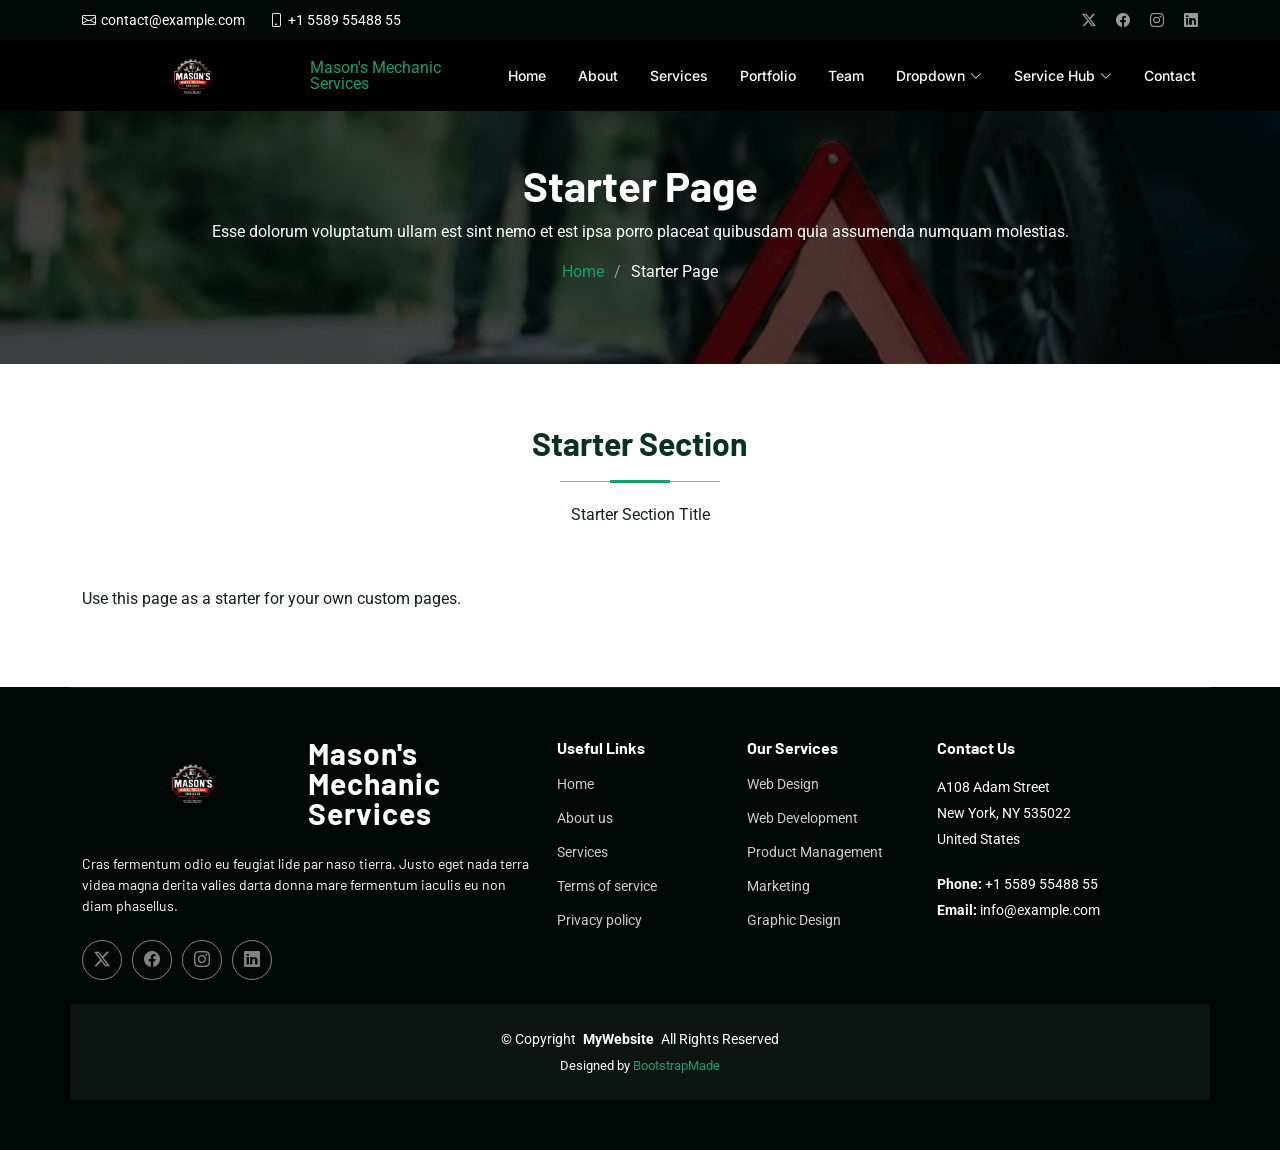
<file: Passion/starter-page.html>
<!DOCTYPE html>
<html lang="en">

<head>
  <meta charset="utf-8">
  <meta content="width=device-width, initial-scale=1.0" name="viewport">
  <title>Starter Page - Passion Bootstrap Template</title>
  <meta name="description" content="">
  <meta name="keywords" content="">

  <!-- Favicons -->
  <link href="assets/images/mason-logo.png" rel="icon">
  <link href="assets/images/mason-logo.png" rel="apple-touch-icon">

  <!-- Fonts -->
  <link href="https://fonts.googleapis.com" rel="preconnect">
  <link href="https://fonts.gstatic.com" rel="preconnect" crossorigin>
  <link href="https://fonts.googleapis.com/css2?family=Roboto:ital,wght@0,100;0,300;0,400;0,500;0,700;0,900;1,100;1,300;1,400;1,500;1,700;1,900&family=Inter:wght@100;200;300;400;500;600;700;800;900&family=Barlow:ital,wght@0,100;0,200;0,300;0,400;0,500;0,600;0,700;0,800;0,900;1,100;1,200;1,300;1,400;1,500;1,600;1,700;1,800;1,900&display=swap" rel="stylesheet">

  <!-- Vendor CSS Files -->
  <link href="assets/vendor/bootstrap/css/bootstrap.min.css" rel="stylesheet">
  <link href="assets/vendor/bootstrap-icons/bootstrap-icons.css" rel="stylesheet">
  <link href="assets/vendor/glightbox/css/glightbox.min.css" rel="stylesheet">
  <link href="assets/vendor/swiper/swiper-bundle.min.css" rel="stylesheet">

  <!-- Main CSS File -->
  <link href="assets/css/main.css" rel="stylesheet">

  <!-- =======================================================
  * Template Name: Passion
  * Template URL: https://bootstrapmade.com/passion-bootstrap-template/
  * Updated: Jul 21 2025 with Bootstrap v5.3.7
  * Author: BootstrapMade.com
  * License: https://bootstrapmade.com/license/
  ======================================================== -->
</head>

<body class="starter-page-page">

  <header id="header" class="header fixed-top">

    <div class="topbar d-flex align-items-center dark-background">
      <div class="container d-flex justify-content-center justify-content-md-between">
        <div class="contact-info d-flex align-items-center">
          <i class="bi bi-envelope d-flex align-items-center"><a href="mailto:contact@example.com">contact@example.com</a></i>
          <i class="bi bi-phone d-flex align-items-center ms-4"><span>+1 5589 55488 55</span></i>
        </div>
        <div class="social-links d-none d-md-flex align-items-center">
          <a href="#" class="twitter"><i class="bi bi-twitter-x"></i></a>
          <a href="#" class="facebook"><i class="bi bi-facebook"></i></a>
          <a href="#" class="instagram"><i class="bi bi-instagram"></i></a>
          <a href="#" class="linkedin"><i class="bi bi-linkedin"></i></a>
        </div>
      </div>
    </div><!-- End Top Bar -->

    <div class="branding d-flex align-items-cente">

      <div class="container position-relative d-flex align-items-center justify-content-between">
        <a href="index.html" class="logo d-flex align-items-center">
          <img src="assets/images/mason-logo.png" alt="Mason's Mechanic Services logo" class="mason-brand-logo">
          <span class="sitename">Mason's Mechanic Services</span>
        </a>

        <nav id="navmenu" class="navmenu">
          <ul>
            <li><a href="#hero">Home</a></li>
            <li><a href="#about">About</a></li>
            <li><a href="#services">Services</a></li>
            <li><a href="#portfolio">Portfolio</a></li>
            <li><a href="#team">Team</a></li>
            <li class="dropdown"><a href="#"><span>Dropdown</span> <i class="bi bi-chevron-down toggle-dropdown"></i></a>
              <ul>
                <li><a href="#">Dropdown 1</a></li>
                <li class="dropdown"><a href="#"><span>Deep Dropdown</span> <i class="bi bi-chevron-down toggle-dropdown"></i></a>
                  <ul>
                    <li><a href="#">Deep Dropdown 1</a></li>
                    <li><a href="#">Deep Dropdown 2</a></li>
                    <li><a href="#">Deep Dropdown 3</a></li>
                    <li><a href="#">Deep Dropdown 4</a></li>
                    <li><a href="#">Deep Dropdown 5</a></li>
                  </ul>
                </li>
                <li><a href="#">Dropdown 2</a></li>
                <li><a href="#">Dropdown 3</a></li>
                <li><a href="#">Dropdown 4</a></li>
              </ul>
            </li>

            <!-- Megamenu 2 -->
            <li class="megamenu-2"><a href="#"><span>Service Hub</span> <i class="bi bi-chevron-down toggle-dropdown"></i></a>

              <!-- Mobile Megamenu -->
              <ul class="mobile-megamenu">

                <li><a href="#">Product Analytics</a></li>
                <li><a href="#">Customer Insights</a></li>
                <li><a href="#">Market Research</a></li>

                <li class="dropdown"><a href="#"><span>Enterprise Software</span> <i class="bi bi-chevron-down toggle-dropdown"></i></a>
                  <ul>
                    <li><a href="#">CRM Solutions</a></li>
                    <li><a href="#">ERP Systems</a></li>
                    <li><a href="#">Workflow Automation</a></li>
                    <li><a href="#">Document Management</a></li>
                    <li><a href="#">Business Intelligence</a></li>
                    <li><a href="#">Integration Platform</a></li>
                  </ul>
                </li>

                <li class="dropdown"><a href="#"><span>Development Tools</span> <i class="bi bi-chevron-down toggle-dropdown"></i></a>
                  <ul>
                    <li><a href="#">Code Editors</a></li>
                    <li><a href="#">Version Control</a></li>
                    <li><a href="#">Testing Frameworks</a></li>
                    <li><a href="#">Deployment Tools</a></li>
                    <li><a href="#">API Management</a></li>
                    <li><a href="#">Performance Monitoring</a></li>
                  </ul>
                </li>

                <li class="dropdown"><a href="#"><span>Creative Suite</span> <i class="bi bi-chevron-down toggle-dropdown"></i></a>
                  <ul>
                    <li><a href="#">Design Software</a></li>
                    <li><a href="#">Video Editing</a></li>
                    <li><a href="#">Audio Production</a></li>
                    <li><a href="#">Animation Tools</a></li>
                    <li><a href="#">Photo Editing</a></li>
                    <li><a href="#">3D Modeling</a></li>
                  </ul>
                </li>

                <li class="dropdown"><a href="#"><span>Resources</span> <i class="bi bi-chevron-down toggle-dropdown"></i></a>
                  <ul>
                    <li><a href="#">Documentation</a></li>
                    <li><a href="#">Tutorials</a></li>
                    <li><a href="#">Community</a></li>
                    <li><a href="#">Blog Posts</a></li>
                  </ul>
                </li>

              </ul><!-- End Mobile Megamenu -->

              <!-- Desktop Megamenu -->
              <div class="desktop-megamenu">

                <div class="tab-navigation">
                  <ul class="nav nav-tabs flex-column" id="2190-megamenu-tabs" role="tablist">
                    <li class="nav-item" role="presentation">
                      <button class="nav-link active" id="2190-tab-1-tab" data-bs-toggle="tab" data-bs-target="#2190-tab-1" type="button" role="tab" aria-controls="2190-tab-1" aria-selected="true">
                        <i class="bi bi-building-gear"></i>
                        <span>Enterprise Software</span>
                      </button>
                    </li>
                    <li class="nav-item" role="presentation">
                      <button class="nav-link" id="2190-tab-2-tab" data-bs-toggle="tab" data-bs-target="#2190-tab-2" type="button" role="tab" aria-controls="2190-tab-2" aria-selected="false">
                        <i class="bi bi-code-slash"></i>
                        <span>Development Tools</span>
                      </button>
                    </li>
                    <li class="nav-item" role="presentation">
                      <button class="nav-link" id="2190-tab-3-tab" data-bs-toggle="tab" data-bs-target="#2190-tab-3" type="button" role="tab" aria-controls="2190-tab-3" aria-selected="false">
                        <i class="bi bi-palette"></i>
                        <span>Creative Suite</span>
                      </button>
                    </li>
                    <li class="nav-item" role="presentation">
                      <button class="nav-link" id="2190-tab-4-tab" data-bs-toggle="tab" data-bs-target="#2190-tab-4" type="button" role="tab" aria-controls="2190-tab-4" aria-selected="false">
                        <i class="bi bi-journal-text"></i>
                        <span>Resources</span>
                      </button>
                    </li>
                  </ul>
                </div>

                <div class="tab-content">

                  <!-- Enterprise Software Tab -->
                  <div class="tab-pane fade show active" id="2190-tab-1" role="tabpanel" aria-labelledby="2190-tab-1-tab">
                    <div class="content-grid">
                      <div class="product-section">
                        <h4>Core Solutions</h4>
                        <div class="product-list">
                          <a href="#" class="product-link">
                            <i class="bi bi-people"></i>
                            <div>
                              <span>CRM Solutions</span>
                              <small>Manage customer relationships effectively</small>
                            </div>
                          </a>
                          <a href="#" class="product-link">
                            <i class="bi bi-diagram-3"></i>
                            <div>
                              <span>ERP Systems</span>
                              <small>Integrate all business processes</small>
                            </div>
                          </a>
                          <a href="#" class="product-link">
                            <i class="bi bi-gear-wide"></i>
                            <div>
                              <span>Workflow Automation</span>
                              <small>Streamline repetitive tasks</small>
                            </div>
                          </a>
                        </div>
                      </div>

                      <div class="product-section">
                        <h4>Data &amp; Analytics</h4>
                        <div class="product-list">
                          <a href="#" class="product-link">
                            <i class="bi bi-file-earmark-text"></i>
                            <div>
                              <span>Document Management</span>
                              <small>Organize and secure documents</small>
                            </div>
                          </a>
                          <a href="#" class="product-link">
                            <i class="bi bi-bar-chart"></i>
                            <div>
                              <span>Business Intelligence</span>
                              <small>Make data-driven decisions</small>
                            </div>
                          </a>
                          <a href="#" class="product-link">
                            <i class="bi bi-share"></i>
                            <div>
                              <span>Integration Platform</span>
                              <small>Connect all your systems</small>
                            </div>
                          </a>
                        </div>
                      </div>
                    </div>

                    <div class="featured-banner">
                      <div class="banner-content">
                        <img src="assets/images/i.jpeg" alt="Enterprise Solutions" class="banner-image">
                        <div class="banner-info">
                          <h5>Enterprise Package</h5>
                          <p>Comprehensive business management solution with advanced features and 24/7 support.</p>
                          <a href="#" class="cta-btn">Get Started <i class="bi bi-arrow-right"></i></a>
                        </div>
                      </div>
                    </div>
                  </div>

                  <!-- Development Tools Tab -->
                  <div class="tab-pane fade" id="2190-tab-2" role="tabpanel" aria-labelledby="2190-tab-2-tab">
                    <div class="content-grid">
                      <div class="product-section">
                        <h4>Code &amp; Build</h4>
                        <div class="product-list">
                          <a href="#" class="product-link">
                            <i class="bi bi-code-square"></i>
                            <div>
                              <span>Code Editors</span>
                              <small>Advanced development environment</small>
                            </div>
                          </a>
                          <a href="#" class="product-link">
                            <i class="bi bi-git"></i>
                            <div>
                              <span>Version Control</span>
                              <small>Track changes and collaborate</small>
                            </div>
                          </a>
                          <a href="#" class="product-link">
                            <i class="bi bi-check2-square"></i>
                            <div>
                              <span>Testing Frameworks</span>
                              <small>Ensure code quality</small>
                            </div>
                          </a>
                        </div>
                      </div>

                      <div class="product-section">
                        <h4>Deploy &amp; Monitor</h4>
                        <div class="product-list">
                          <a href="#" class="product-link">
                            <i class="bi bi-cloud-upload"></i>
                            <div>
                              <span>Deployment Tools</span>
                              <small>Seamless application deployment</small>
                            </div>
                          </a>
                          <a href="#" class="product-link">
                            <i class="bi bi-api"></i>
                            <div>
                              <span>API Management</span>
                              <small>Design and manage APIs</small>
                            </div>
                          </a>
                          <a href="#" class="product-link">
                            <i class="bi bi-speedometer2"></i>
                            <div>
                              <span>Performance Monitoring</span>
                              <small>Track application performance</small>
                            </div>
                          </a>
                        </div>
                      </div>
                    </div>

                    <div class="featured-banner">
                      <div class="banner-content">
                        <img src="assets/images/h.jpeg" alt="Development Tools" class="banner-image">
                        <div class="banner-info">
                          <h5>Developer Suite</h5>
                          <p>Complete toolkit for modern development teams with integrated CI/CD pipelines.</p>
                          <a href="#" class="cta-btn">Explore Tools <i class="bi bi-arrow-right"></i></a>
                        </div>
                      </div>
                    </div>
                  </div>

                  <!-- Creative Suite Tab -->
                  <div class="tab-pane fade" id="2190-tab-3" role="tabpanel" aria-labelledby="2190-tab-3-tab">
                    <div class="content-grid">
                      <div class="product-section">
                        <h4>Design &amp; Visual</h4>
                        <div class="product-list">
                          <a href="#" class="product-link">
                            <i class="bi bi-brush"></i>
                            <div>
                              <span>Design Software</span>
                              <small>Professional graphic design tools</small>
                            </div>
                          </a>
                          <a href="#" class="product-link">
                            <i class="bi bi-camera-video"></i>
                            <div>
                              <span>Video Editing</span>
                              <small>Professional video production</small>
                            </div>
                          </a>
                          <a href="#" class="product-link">
                            <i class="bi bi-image"></i>
                            <div>
                              <span>Photo Editing</span>
                              <small>Advanced image manipulation</small>
                            </div>
                          </a>
                        </div>
                      </div>

                      <div class="product-section">
                        <h4>Media Production</h4>
                        <div class="product-list">
                          <a href="#" class="product-link">
                            <i class="bi bi-music-note"></i>
                            <div>
                              <span>Audio Production</span>
                              <small>Professional audio editing</small>
                            </div>
                          </a>
                          <a href="#" class="product-link">
                            <i class="bi bi-play-circle"></i>
                            <div>
                              <span>Animation Tools</span>
                              <small>Create stunning animations</small>
                            </div>
                          </a>
                          <a href="#" class="product-link">
                            <i class="bi bi-box"></i>
                            <div>
                              <span>3D Modeling</span>
                              <small>Advanced 3D design software</small>
                            </div>
                          </a>
                        </div>
                      </div>
                    </div>

                    <div class="featured-banner">
                      <div class="banner-content">
                        <img src="assets/images/j.jpg" alt="Creative Suite" class="banner-image">
                        <div class="banner-info">
                          <h5>Creative Pro</h5>
                          <p>Everything you need for creative projects, from concept to final production.</p>
                          <a href="#" class="cta-btn">Start Creating <i class="bi bi-arrow-right"></i></a>
                        </div>
                      </div>
                    </div>
                  </div>

                  <!-- Resources Tab -->
                  <div class="tab-pane fade" id="2190-tab-4" role="tabpanel" aria-labelledby="2190-tab-4-tab">
                    <div class="resources-layout">
                      <div class="resource-categories">
                        <div class="resource-category">
                          <i class="bi bi-book"></i>
                          <h5>Documentation</h5>
                          <p>Comprehensive guides and API references for all our products and services.</p>
                          <a href="#" class="resource-link">Browse Docs <i class="bi bi-arrow-right"></i></a>
                        </div>
                        <div class="resource-category">
                          <i class="bi bi-play-circle"></i>
                          <h5>Video Tutorials</h5>
                          <p>Step-by-step video guides to help you get the most out of our solutions.</p>
                          <a href="#" class="resource-link">Watch Tutorials <i class="bi bi-arrow-right"></i></a>
                        </div>
                        <div class="resource-category">
                          <i class="bi bi-chat-square-dots"></i>
                          <h5>Community Forum</h5>
                          <p>Connect with other users, share tips, and get answers to your questions.</p>
                          <a href="#" class="resource-link">Join Community <i class="bi bi-arrow-right"></i></a>
                        </div>
                        <div class="resource-category">
                          <i class="bi bi-newspaper"></i>
                          <h5>Blog &amp; Articles</h5>
                          <p>Latest insights, best practices, and industry trends from our experts.</p>
                          <a href="#" class="resource-link">Read Blog <i class="bi bi-arrow-right"></i></a>
                        </div>
                      </div>
                    </div>
                  </div>

                </div>

              </div><!-- End Desktop Megamenu -->

            </li><!-- End Megamenu 2 -->

            <li><a href="#contact">Contact</a></li>

          </ul>
          <i class="mobile-nav-toggle d-xl-none bi bi-list"></i>
        </nav>

      </div>

    </div>

  </header>

  <main class="main">

    <!-- Page Title -->
    <div class="page-title dark-background" style="background-image: url(assets/images/road1.jpeg);">
      <div class="container position-relative">
        <h1>Starter Page</h1>
        <p>Esse dolorum voluptatum ullam est sint nemo et est ipsa porro placeat quibusdam quia assumenda numquam molestias.</p>
        <nav class="breadcrumbs">
          <ol>
            <li><a href="index.html">Home</a></li>
            <li class="current">Starter Page</li>
          </ol>
        </nav>
      </div>
    </div><!-- End Page Title -->

    <!-- Starter Section Section -->
    <section id="starter-section" class="starter-section section">

      <!-- Section Title -->
      <div class="container section-title">
        <h2>Starter Section</h2>
        <p>Starter Section Title</p>
      </div><!-- End Section Title -->

      <div class="container">
        <p>Use this page as a starter for your own custom pages.</p>
      </div>

    </section><!-- /Starter Section Section -->

  </main>

  <footer id="footer" class="footer position-relative dark-background">

    <div class="container footer-top">
      <div class="row gy-4">
        <div class="col-lg-5 col-md-12 footer-about">
          <a href="index.html" class="logo d-flex align-items-center">
            <img src="assets/images/mason-logo.png" alt="Mason's Mechanic Services logo" class="mason-brand-logo">
            <span class="sitename">Mason's Mechanic Services</span>
          </a>
          <p>Cras fermentum odio eu feugiat lide par naso tierra. Justo eget nada terra videa magna derita valies darta donna mare fermentum iaculis eu non diam phasellus.</p>
          <div class="social-links d-flex mt-4">
            <a href=""><i class="bi bi-twitter-x"></i></a>
            <a href=""><i class="bi bi-facebook"></i></a>
            <a href=""><i class="bi bi-instagram"></i></a>
            <a href=""><i class="bi bi-linkedin"></i></a>
          </div>
        </div>

        <div class="col-lg-2 col-6 footer-links">
          <h4>Useful Links</h4>
          <ul>
            <li><a href="#">Home</a></li>
            <li><a href="#">About us</a></li>
            <li><a href="#">Services</a></li>
            <li><a href="#">Terms of service</a></li>
            <li><a href="#">Privacy policy</a></li>
          </ul>
        </div>

        <div class="col-lg-2 col-6 footer-links">
          <h4>Our Services</h4>
          <ul>
            <li><a href="#">Web Design</a></li>
            <li><a href="#">Web Development</a></li>
            <li><a href="#">Product Management</a></li>
            <li><a href="#">Marketing</a></li>
            <li><a href="#">Graphic Design</a></li>
          </ul>
        </div>

        <div class="col-lg-3 col-md-12 footer-contact text-center text-md-start">
          <h4>Contact Us</h4>
          <p>A108 Adam Street</p>
          <p>New York, NY 535022</p>
          <p>United States</p>
          <p class="mt-4"><strong>Phone:</strong> <span>+1 5589 55488 55</span></p>
          <p><strong>Email:</strong> <span>info@example.com</span></p>
        </div>

      </div>
    </div>

    <div class="container copyright text-center mt-4">
      <p>© <span>Copyright</span> <strong class="px-1 sitename">MyWebsite</strong> <span>All Rights Reserved</span></p>
      <div class="credits">
        <!-- All the links in the footer should remain intact. -->
        <!-- You can delete the links only if you've purchased the pro version. -->
        <!-- Licensing information: https://bootstrapmade.com/license/ -->
        <!-- Purchase the pro version with working PHP/AJAX contact form: [buy-url] -->
        Designed by <a href="https://bootstrapmade.com/">BootstrapMade</a>
      </div>
    </div>

  </footer>

  <!-- Scroll Top -->
  <a href="#" id="scroll-top" class="scroll-top d-flex align-items-center justify-content-center"><i class="bi bi-arrow-up-short"></i></a>

  <!-- Preloader -->
  <div id="preloader">
    <div></div>
    <div></div>
    <div></div>
    <div></div>
  </div>

  <!-- Vendor JS Files -->
  <script src="assets/vendor/bootstrap/js/bootstrap.bundle.min.js"></script>
  <script src="assets/vendor/php-email-form/validate.js"></script>
  <script src="assets/vendor/glightbox/js/glightbox.min.js"></script>
  <script src="assets/vendor/purecounter/purecounter_vanilla.js"></script>
  <script src="assets/vendor/swiper/swiper-bundle.min.js"></script>
  <script src="assets/vendor/imagesloaded/imagesloaded.pkgd.min.js"></script>
  <script src="assets/vendor/isotope-layout/isotope.pkgd.min.js"></script>

  <!-- Main JS File -->
  <script src="assets/js/main.js"></script>

</body>

</html>
</file>
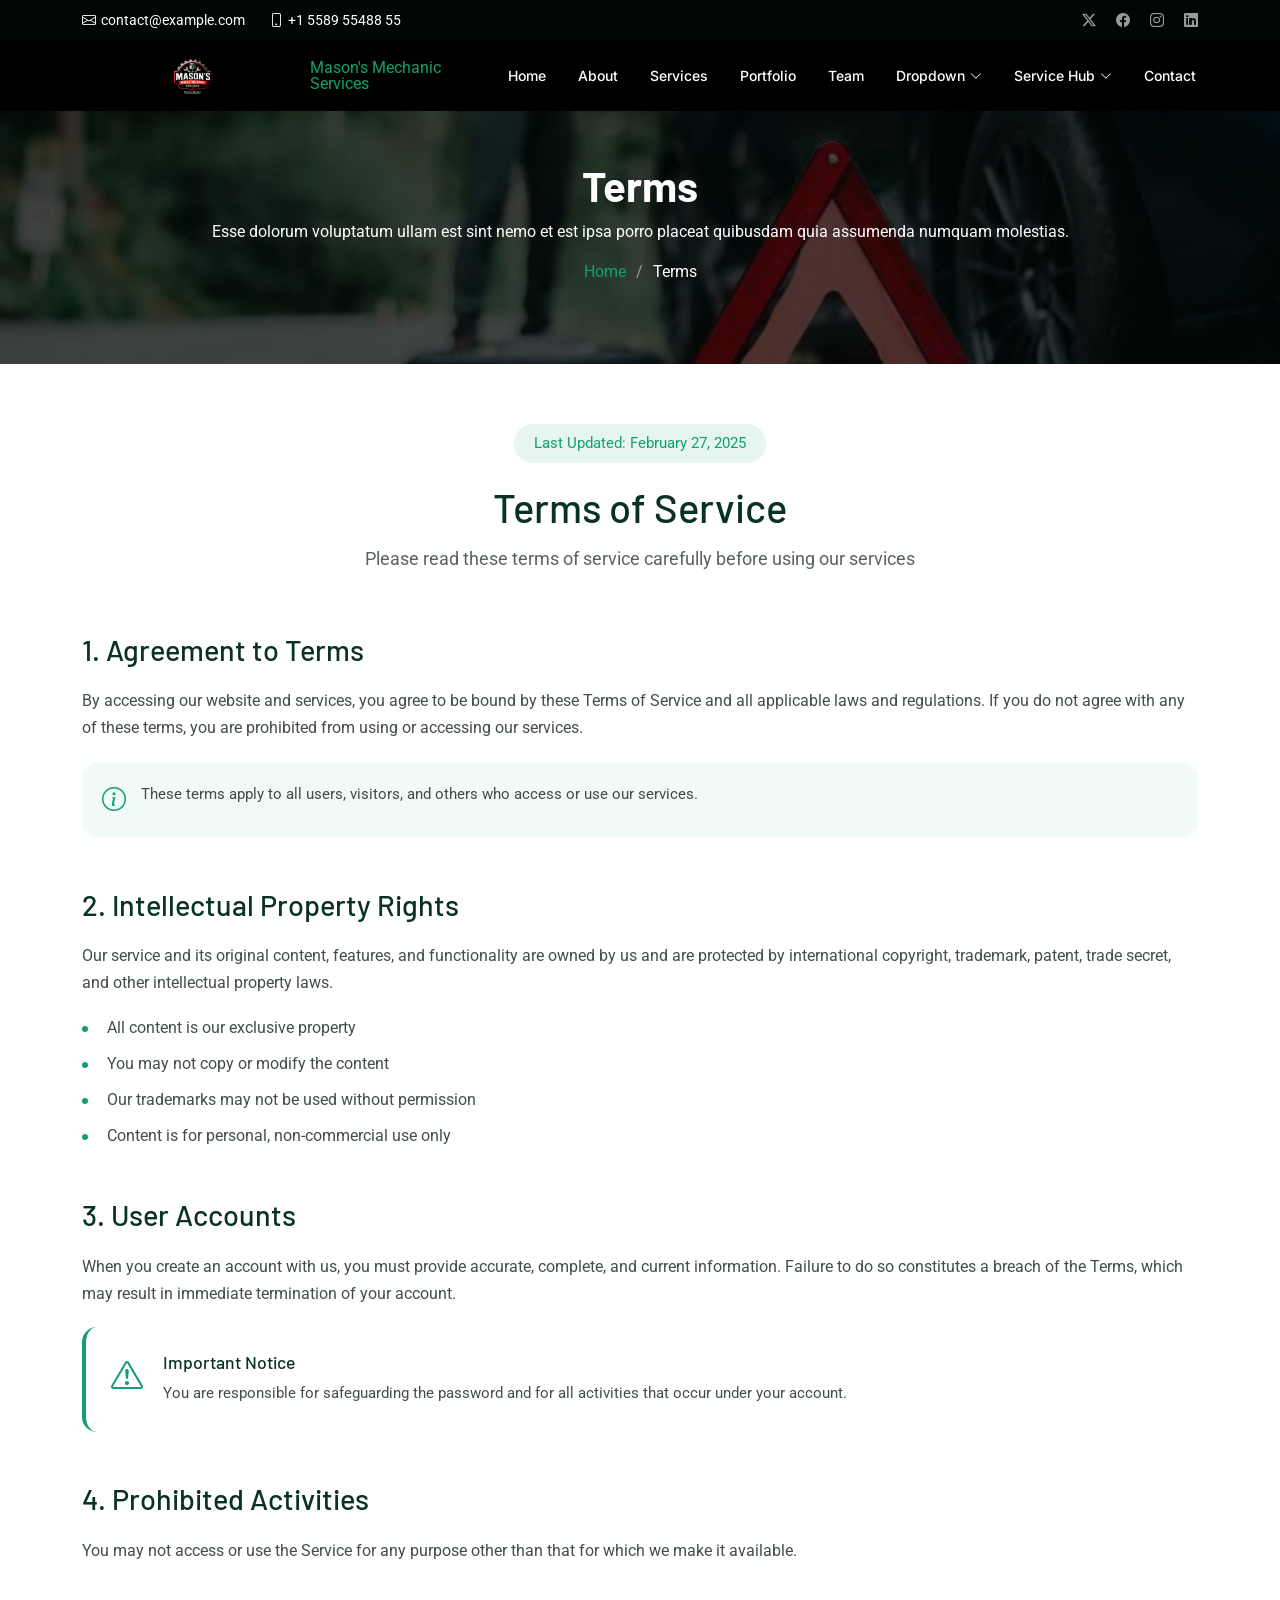
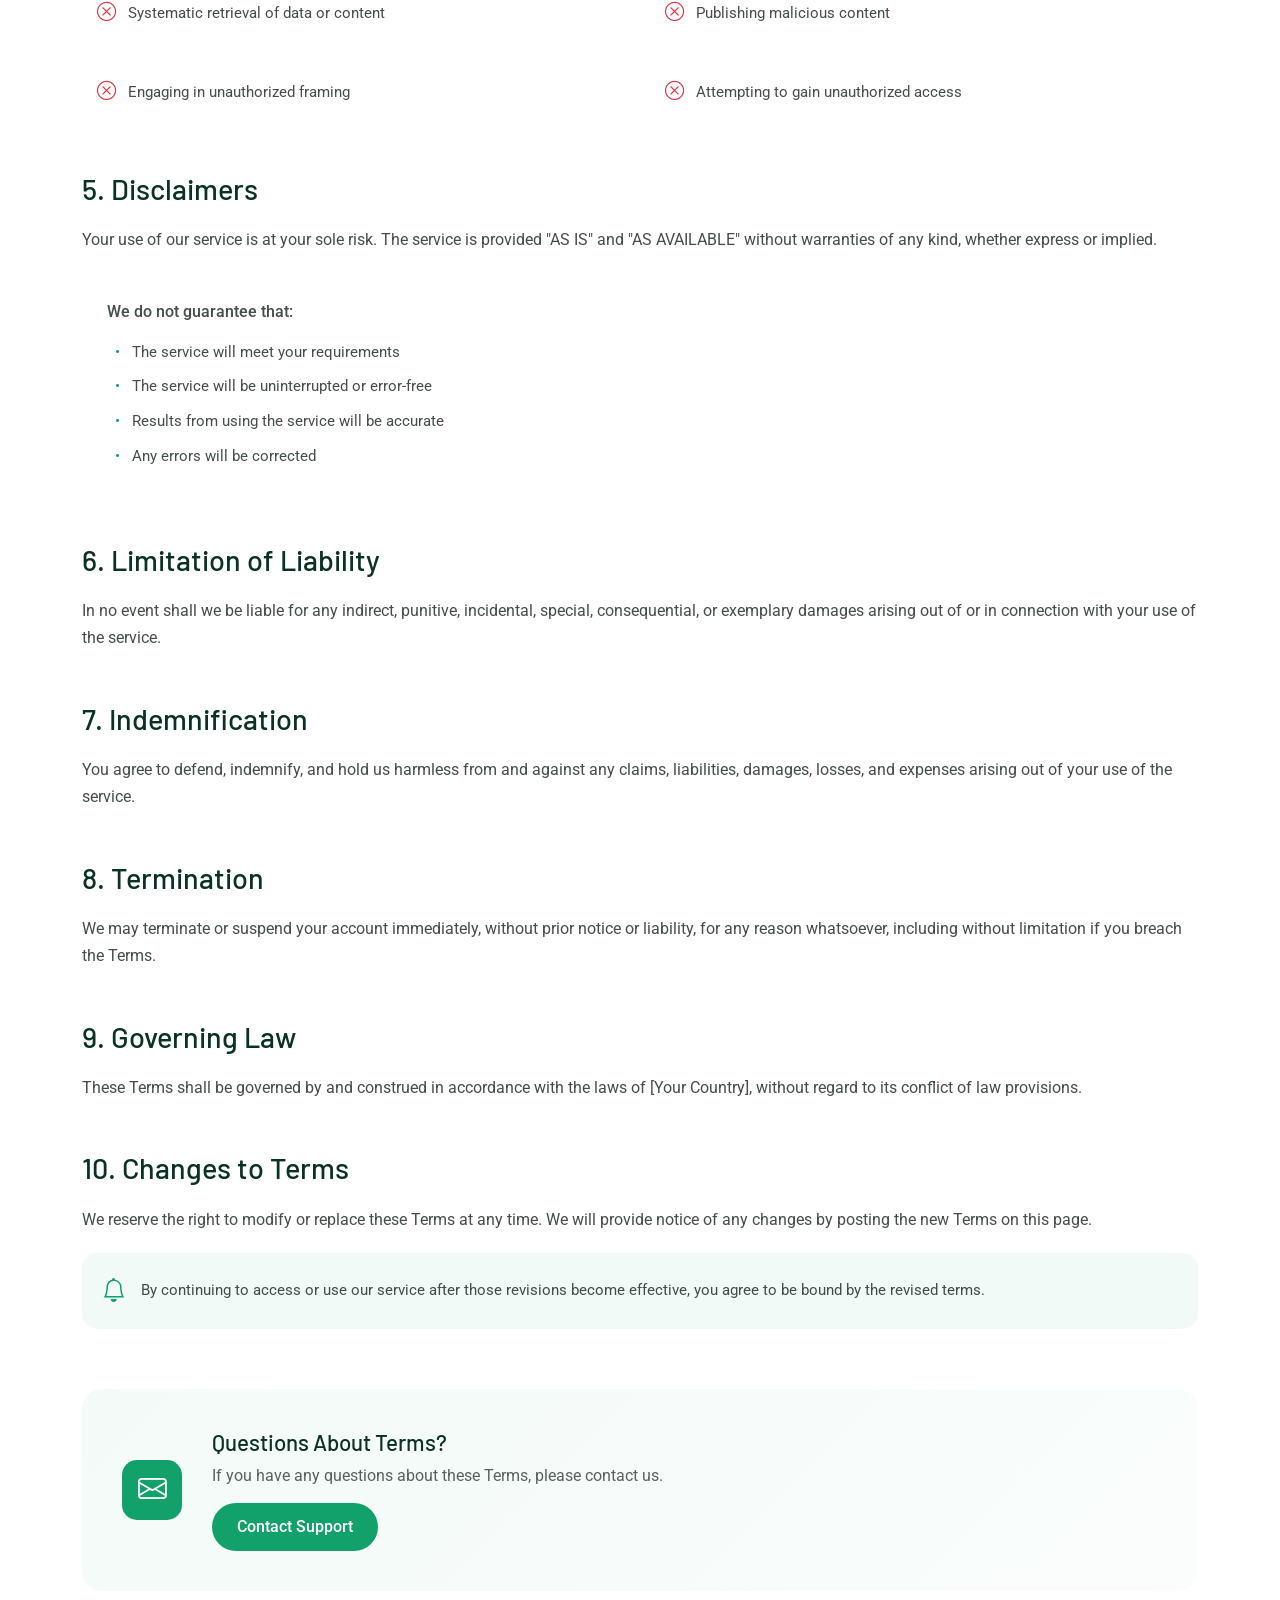
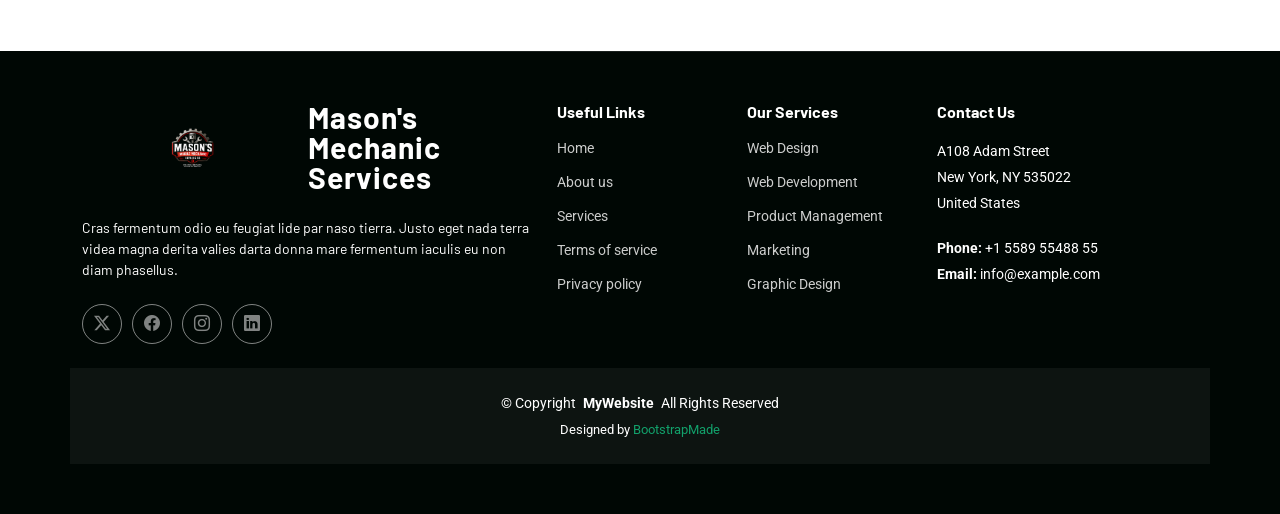
<file: Passion/terms.html>
<!DOCTYPE html>
<html lang="en">

<head>
  <meta charset="utf-8">
  <meta content="width=device-width, initial-scale=1.0" name="viewport">
  <title>Terms - Passion Bootstrap Template</title>
  <meta name="description" content="">
  <meta name="keywords" content="">

  <!-- Favicons -->
  <link href="assets/images/mason-logo.png" rel="icon">
  <link href="assets/images/mason-logo.png" rel="apple-touch-icon">

  <!-- Fonts -->
  <link href="https://fonts.googleapis.com" rel="preconnect">
  <link href="https://fonts.gstatic.com" rel="preconnect" crossorigin>
  <link href="https://fonts.googleapis.com/css2?family=Roboto:ital,wght@0,100;0,300;0,400;0,500;0,700;0,900;1,100;1,300;1,400;1,500;1,700;1,900&family=Inter:wght@100;200;300;400;500;600;700;800;900&family=Barlow:ital,wght@0,100;0,200;0,300;0,400;0,500;0,600;0,700;0,800;0,900;1,100;1,200;1,300;1,400;1,500;1,600;1,700;1,800;1,900&display=swap" rel="stylesheet">

  <!-- Vendor CSS Files -->
  <link href="assets/vendor/bootstrap/css/bootstrap.min.css" rel="stylesheet">
  <link href="assets/vendor/bootstrap-icons/bootstrap-icons.css" rel="stylesheet">
  <link href="assets/vendor/glightbox/css/glightbox.min.css" rel="stylesheet">
  <link href="assets/vendor/swiper/swiper-bundle.min.css" rel="stylesheet">

  <!-- Main CSS File -->
  <link href="assets/css/main.css" rel="stylesheet">

  <!-- =======================================================
  * Template Name: Passion
  * Template URL: https://bootstrapmade.com/passion-bootstrap-template/
  * Updated: Jul 21 2025 with Bootstrap v5.3.7
  * Author: BootstrapMade.com
  * License: https://bootstrapmade.com/license/
  ======================================================== -->
</head>

<body class="terms-page">

  <header id="header" class="header fixed-top">

    <div class="topbar d-flex align-items-center dark-background">
      <div class="container d-flex justify-content-center justify-content-md-between">
        <div class="contact-info d-flex align-items-center">
          <i class="bi bi-envelope d-flex align-items-center"><a href="mailto:contact@example.com">contact@example.com</a></i>
          <i class="bi bi-phone d-flex align-items-center ms-4"><span>+1 5589 55488 55</span></i>
        </div>
        <div class="social-links d-none d-md-flex align-items-center">
          <a href="#" class="twitter"><i class="bi bi-twitter-x"></i></a>
          <a href="#" class="facebook"><i class="bi bi-facebook"></i></a>
          <a href="#" class="instagram"><i class="bi bi-instagram"></i></a>
          <a href="#" class="linkedin"><i class="bi bi-linkedin"></i></a>
        </div>
      </div>
    </div><!-- End Top Bar -->

    <div class="branding d-flex align-items-cente">

      <div class="container position-relative d-flex align-items-center justify-content-between">
        <a href="index.html" class="logo d-flex align-items-center">
          <img src="assets/images/mason-logo.png" alt="Mason's Mechanic Services logo" class="mason-brand-logo">
          <span class="sitename">Mason's Mechanic Services</span>
        </a>

        <nav id="navmenu" class="navmenu">
          <ul>
            <li><a href="#hero">Home</a></li>
            <li><a href="#about">About</a></li>
            <li><a href="#services">Services</a></li>
            <li><a href="#portfolio">Portfolio</a></li>
            <li><a href="#team">Team</a></li>
            <li class="dropdown"><a href="#"><span>Dropdown</span> <i class="bi bi-chevron-down toggle-dropdown"></i></a>
              <ul>
                <li><a href="#">Dropdown 1</a></li>
                <li class="dropdown"><a href="#"><span>Deep Dropdown</span> <i class="bi bi-chevron-down toggle-dropdown"></i></a>
                  <ul>
                    <li><a href="#">Deep Dropdown 1</a></li>
                    <li><a href="#">Deep Dropdown 2</a></li>
                    <li><a href="#">Deep Dropdown 3</a></li>
                    <li><a href="#">Deep Dropdown 4</a></li>
                    <li><a href="#">Deep Dropdown 5</a></li>
                  </ul>
                </li>
                <li><a href="#">Dropdown 2</a></li>
                <li><a href="#">Dropdown 3</a></li>
                <li><a href="#">Dropdown 4</a></li>
              </ul>
            </li>

            <!-- Megamenu 2 -->
            <li class="megamenu-2"><a href="#"><span>Service Hub</span> <i class="bi bi-chevron-down toggle-dropdown"></i></a>

              <!-- Mobile Megamenu -->
              <ul class="mobile-megamenu">

                <li><a href="#">Product Analytics</a></li>
                <li><a href="#">Customer Insights</a></li>
                <li><a href="#">Market Research</a></li>

                <li class="dropdown"><a href="#"><span>Enterprise Software</span> <i class="bi bi-chevron-down toggle-dropdown"></i></a>
                  <ul>
                    <li><a href="#">CRM Solutions</a></li>
                    <li><a href="#">ERP Systems</a></li>
                    <li><a href="#">Workflow Automation</a></li>
                    <li><a href="#">Document Management</a></li>
                    <li><a href="#">Business Intelligence</a></li>
                    <li><a href="#">Integration Platform</a></li>
                  </ul>
                </li>

                <li class="dropdown"><a href="#"><span>Development Tools</span> <i class="bi bi-chevron-down toggle-dropdown"></i></a>
                  <ul>
                    <li><a href="#">Code Editors</a></li>
                    <li><a href="#">Version Control</a></li>
                    <li><a href="#">Testing Frameworks</a></li>
                    <li><a href="#">Deployment Tools</a></li>
                    <li><a href="#">API Management</a></li>
                    <li><a href="#">Performance Monitoring</a></li>
                  </ul>
                </li>

                <li class="dropdown"><a href="#"><span>Creative Suite</span> <i class="bi bi-chevron-down toggle-dropdown"></i></a>
                  <ul>
                    <li><a href="#">Design Software</a></li>
                    <li><a href="#">Video Editing</a></li>
                    <li><a href="#">Audio Production</a></li>
                    <li><a href="#">Animation Tools</a></li>
                    <li><a href="#">Photo Editing</a></li>
                    <li><a href="#">3D Modeling</a></li>
                  </ul>
                </li>

                <li class="dropdown"><a href="#"><span>Resources</span> <i class="bi bi-chevron-down toggle-dropdown"></i></a>
                  <ul>
                    <li><a href="#">Documentation</a></li>
                    <li><a href="#">Tutorials</a></li>
                    <li><a href="#">Community</a></li>
                    <li><a href="#">Blog Posts</a></li>
                  </ul>
                </li>

              </ul><!-- End Mobile Megamenu -->

              <!-- Desktop Megamenu -->
              <div class="desktop-megamenu">

                <div class="tab-navigation">
                  <ul class="nav nav-tabs flex-column" id="2190-megamenu-tabs" role="tablist">
                    <li class="nav-item" role="presentation">
                      <button class="nav-link active" id="2190-tab-1-tab" data-bs-toggle="tab" data-bs-target="#2190-tab-1" type="button" role="tab" aria-controls="2190-tab-1" aria-selected="true">
                        <i class="bi bi-building-gear"></i>
                        <span>Enterprise Software</span>
                      </button>
                    </li>
                    <li class="nav-item" role="presentation">
                      <button class="nav-link" id="2190-tab-2-tab" data-bs-toggle="tab" data-bs-target="#2190-tab-2" type="button" role="tab" aria-controls="2190-tab-2" aria-selected="false">
                        <i class="bi bi-code-slash"></i>
                        <span>Development Tools</span>
                      </button>
                    </li>
                    <li class="nav-item" role="presentation">
                      <button class="nav-link" id="2190-tab-3-tab" data-bs-toggle="tab" data-bs-target="#2190-tab-3" type="button" role="tab" aria-controls="2190-tab-3" aria-selected="false">
                        <i class="bi bi-palette"></i>
                        <span>Creative Suite</span>
                      </button>
                    </li>
                    <li class="nav-item" role="presentation">
                      <button class="nav-link" id="2190-tab-4-tab" data-bs-toggle="tab" data-bs-target="#2190-tab-4" type="button" role="tab" aria-controls="2190-tab-4" aria-selected="false">
                        <i class="bi bi-journal-text"></i>
                        <span>Resources</span>
                      </button>
                    </li>
                  </ul>
                </div>

                <div class="tab-content">

                  <!-- Enterprise Software Tab -->
                  <div class="tab-pane fade show active" id="2190-tab-1" role="tabpanel" aria-labelledby="2190-tab-1-tab">
                    <div class="content-grid">
                      <div class="product-section">
                        <h4>Core Solutions</h4>
                        <div class="product-list">
                          <a href="#" class="product-link">
                            <i class="bi bi-people"></i>
                            <div>
                              <span>CRM Solutions</span>
                              <small>Manage customer relationships effectively</small>
                            </div>
                          </a>
                          <a href="#" class="product-link">
                            <i class="bi bi-diagram-3"></i>
                            <div>
                              <span>ERP Systems</span>
                              <small>Integrate all business processes</small>
                            </div>
                          </a>
                          <a href="#" class="product-link">
                            <i class="bi bi-gear-wide"></i>
                            <div>
                              <span>Workflow Automation</span>
                              <small>Streamline repetitive tasks</small>
                            </div>
                          </a>
                        </div>
                      </div>

                      <div class="product-section">
                        <h4>Data &amp; Analytics</h4>
                        <div class="product-list">
                          <a href="#" class="product-link">
                            <i class="bi bi-file-earmark-text"></i>
                            <div>
                              <span>Document Management</span>
                              <small>Organize and secure documents</small>
                            </div>
                          </a>
                          <a href="#" class="product-link">
                            <i class="bi bi-bar-chart"></i>
                            <div>
                              <span>Business Intelligence</span>
                              <small>Make data-driven decisions</small>
                            </div>
                          </a>
                          <a href="#" class="product-link">
                            <i class="bi bi-share"></i>
                            <div>
                              <span>Integration Platform</span>
                              <small>Connect all your systems</small>
                            </div>
                          </a>
                        </div>
                      </div>
                    </div>

                    <div class="featured-banner">
                      <div class="banner-content">
                        <img src="assets/images/i.jpeg" alt="Enterprise Solutions" class="banner-image">
                        <div class="banner-info">
                          <h5>Enterprise Package</h5>
                          <p>Comprehensive business management solution with advanced features and 24/7 support.</p>
                          <a href="#" class="cta-btn">Get Started <i class="bi bi-arrow-right"></i></a>
                        </div>
                      </div>
                    </div>
                  </div>

                  <!-- Development Tools Tab -->
                  <div class="tab-pane fade" id="2190-tab-2" role="tabpanel" aria-labelledby="2190-tab-2-tab">
                    <div class="content-grid">
                      <div class="product-section">
                        <h4>Code &amp; Build</h4>
                        <div class="product-list">
                          <a href="#" class="product-link">
                            <i class="bi bi-code-square"></i>
                            <div>
                              <span>Code Editors</span>
                              <small>Advanced development environment</small>
                            </div>
                          </a>
                          <a href="#" class="product-link">
                            <i class="bi bi-git"></i>
                            <div>
                              <span>Version Control</span>
                              <small>Track changes and collaborate</small>
                            </div>
                          </a>
                          <a href="#" class="product-link">
                            <i class="bi bi-check2-square"></i>
                            <div>
                              <span>Testing Frameworks</span>
                              <small>Ensure code quality</small>
                            </div>
                          </a>
                        </div>
                      </div>

                      <div class="product-section">
                        <h4>Deploy &amp; Monitor</h4>
                        <div class="product-list">
                          <a href="#" class="product-link">
                            <i class="bi bi-cloud-upload"></i>
                            <div>
                              <span>Deployment Tools</span>
                              <small>Seamless application deployment</small>
                            </div>
                          </a>
                          <a href="#" class="product-link">
                            <i class="bi bi-api"></i>
                            <div>
                              <span>API Management</span>
                              <small>Design and manage APIs</small>
                            </div>
                          </a>
                          <a href="#" class="product-link">
                            <i class="bi bi-speedometer2"></i>
                            <div>
                              <span>Performance Monitoring</span>
                              <small>Track application performance</small>
                            </div>
                          </a>
                        </div>
                      </div>
                    </div>

                    <div class="featured-banner">
                      <div class="banner-content">
                        <img src="assets/images/h.jpeg" alt="Development Tools" class="banner-image">
                        <div class="banner-info">
                          <h5>Developer Suite</h5>
                          <p>Complete toolkit for modern development teams with integrated CI/CD pipelines.</p>
                          <a href="#" class="cta-btn">Explore Tools <i class="bi bi-arrow-right"></i></a>
                        </div>
                      </div>
                    </div>
                  </div>

                  <!-- Creative Suite Tab -->
                  <div class="tab-pane fade" id="2190-tab-3" role="tabpanel" aria-labelledby="2190-tab-3-tab">
                    <div class="content-grid">
                      <div class="product-section">
                        <h4>Design &amp; Visual</h4>
                        <div class="product-list">
                          <a href="#" class="product-link">
                            <i class="bi bi-brush"></i>
                            <div>
                              <span>Design Software</span>
                              <small>Professional graphic design tools</small>
                            </div>
                          </a>
                          <a href="#" class="product-link">
                            <i class="bi bi-camera-video"></i>
                            <div>
                              <span>Video Editing</span>
                              <small>Professional video production</small>
                            </div>
                          </a>
                          <a href="#" class="product-link">
                            <i class="bi bi-image"></i>
                            <div>
                              <span>Photo Editing</span>
                              <small>Advanced image manipulation</small>
                            </div>
                          </a>
                        </div>
                      </div>

                      <div class="product-section">
                        <h4>Media Production</h4>
                        <div class="product-list">
                          <a href="#" class="product-link">
                            <i class="bi bi-music-note"></i>
                            <div>
                              <span>Audio Production</span>
                              <small>Professional audio editing</small>
                            </div>
                          </a>
                          <a href="#" class="product-link">
                            <i class="bi bi-play-circle"></i>
                            <div>
                              <span>Animation Tools</span>
                              <small>Create stunning animations</small>
                            </div>
                          </a>
                          <a href="#" class="product-link">
                            <i class="bi bi-box"></i>
                            <div>
                              <span>3D Modeling</span>
                              <small>Advanced 3D design software</small>
                            </div>
                          </a>
                        </div>
                      </div>
                    </div>

                    <div class="featured-banner">
                      <div class="banner-content">
                        <img src="assets/images/j.jpg" alt="Creative Suite" class="banner-image">
                        <div class="banner-info">
                          <h5>Creative Pro</h5>
                          <p>Everything you need for creative projects, from concept to final production.</p>
                          <a href="#" class="cta-btn">Start Creating <i class="bi bi-arrow-right"></i></a>
                        </div>
                      </div>
                    </div>
                  </div>

                  <!-- Resources Tab -->
                  <div class="tab-pane fade" id="2190-tab-4" role="tabpanel" aria-labelledby="2190-tab-4-tab">
                    <div class="resources-layout">
                      <div class="resource-categories">
                        <div class="resource-category">
                          <i class="bi bi-book"></i>
                          <h5>Documentation</h5>
                          <p>Comprehensive guides and API references for all our products and services.</p>
                          <a href="#" class="resource-link">Browse Docs <i class="bi bi-arrow-right"></i></a>
                        </div>
                        <div class="resource-category">
                          <i class="bi bi-play-circle"></i>
                          <h5>Video Tutorials</h5>
                          <p>Step-by-step video guides to help you get the most out of our solutions.</p>
                          <a href="#" class="resource-link">Watch Tutorials <i class="bi bi-arrow-right"></i></a>
                        </div>
                        <div class="resource-category">
                          <i class="bi bi-chat-square-dots"></i>
                          <h5>Community Forum</h5>
                          <p>Connect with other users, share tips, and get answers to your questions.</p>
                          <a href="#" class="resource-link">Join Community <i class="bi bi-arrow-right"></i></a>
                        </div>
                        <div class="resource-category">
                          <i class="bi bi-newspaper"></i>
                          <h5>Blog &amp; Articles</h5>
                          <p>Latest insights, best practices, and industry trends from our experts.</p>
                          <a href="#" class="resource-link">Read Blog <i class="bi bi-arrow-right"></i></a>
                        </div>
                      </div>
                    </div>
                  </div>

                </div>

              </div><!-- End Desktop Megamenu -->

            </li><!-- End Megamenu 2 -->

            <li><a href="#contact">Contact</a></li>

          </ul>
          <i class="mobile-nav-toggle d-xl-none bi bi-list"></i>
        </nav>

      </div>

    </div>

  </header>

  <main class="main">

    <!-- Page Title -->
    <div class="page-title dark-background" style="background-image: url(assets/images/road1.jpeg);">
      <div class="container position-relative">
        <h1>Terms</h1>
        <p>Esse dolorum voluptatum ullam est sint nemo et est ipsa porro placeat quibusdam quia assumenda numquam molestias.</p>
        <nav class="breadcrumbs">
          <ol>
            <li><a href="index.html">Home</a></li>
            <li class="current">Terms</li>
          </ol>
        </nav>
      </div>
    </div><!-- End Page Title -->

    <!-- Terms Of Service Section -->
    <section id="terms-of-service" class="terms-of-service section">

      <div class="container">
        <!-- Page Header -->
        <div class="tos-header text-center">
          <span class="last-updated">Last Updated: February 27, 2025</span>
          <h2>Terms of Service</h2>
          <p>Please read these terms of service carefully before using our services</p>
        </div>

        <!-- Content -->
        <div class="tos-content">
          <!-- Agreement Section -->
          <div id="agreement" class="content-section">
            <h3>1. Agreement to Terms</h3>
            <p>By accessing our website and services, you agree to be bound by these Terms of Service and all applicable laws and regulations. If you do not agree with any of these terms, you are prohibited from using or accessing our services.</p>
            <div class="info-box">
              <i class="bi bi-info-circle"></i>
              <p>These terms apply to all users, visitors, and others who access or use our services.</p>
            </div>
          </div>

          <!-- Intellectual Property -->
          <div id="intellectual-property" class="content-section">
            <h3>2. Intellectual Property Rights</h3>
            <p>Our service and its original content, features, and functionality are owned by us and are protected by international copyright, trademark, patent, trade secret, and other intellectual property laws.</p>
            <ul class="list-items">
              <li>All content is our exclusive property</li>
              <li>You may not copy or modify the content</li>
              <li>Our trademarks may not be used without permission</li>
              <li>Content is for personal, non-commercial use only</li>
            </ul>
          </div>

          <!-- User Accounts -->
          <div id="user-accounts" class="content-section">
            <h3>3. User Accounts</h3>
            <p>When you create an account with us, you must provide accurate, complete, and current information. Failure to do so constitutes a breach of the Terms, which may result in immediate termination of your account.</p>
            <div class="alert-box">
              <i class="bi bi-exclamation-triangle"></i>
              <div class="alert-content">
                <h5>Important Notice</h5>
                <p>You are responsible for safeguarding the password and for all activities that occur under your account.</p>
              </div>
            </div>
          </div>

          <!-- Prohibited Activities -->
          <div id="prohibited" class="content-section">
            <h3>4. Prohibited Activities</h3>
            <p>You may not access or use the Service for any purpose other than that for which we make it available.</p>
            <div class="prohibited-list">
              <div class="prohibited-item">
                <i class="bi bi-x-circle"></i>
                <span>Systematic retrieval of data or content</span>
              </div>
              <div class="prohibited-item">
                <i class="bi bi-x-circle"></i>
                <span>Publishing malicious content</span>
              </div>
              <div class="prohibited-item">
                <i class="bi bi-x-circle"></i>
                <span>Engaging in unauthorized framing</span>
              </div>
              <div class="prohibited-item">
                <i class="bi bi-x-circle"></i>
                <span>Attempting to gain unauthorized access</span>
              </div>
            </div>
          </div>

          <!-- Disclaimers -->
          <div id="disclaimer" class="content-section">
            <h3>5. Disclaimers</h3>
            <p>Your use of our service is at your sole risk. The service is provided "AS IS" and "AS AVAILABLE" without warranties of any kind, whether express or implied.</p>
            <div class="disclaimer-box">
              <p>We do not guarantee that:</p>
              <ul>
                <li>The service will meet your requirements</li>
                <li>The service will be uninterrupted or error-free</li>
                <li>Results from using the service will be accurate</li>
                <li>Any errors will be corrected</li>
              </ul>
            </div>
          </div>

          <!-- Limitation of Liability -->
          <div id="limitation" class="content-section">
            <h3>6. Limitation of Liability</h3>
            <p>In no event shall we be liable for any indirect, punitive, incidental, special, consequential, or exemplary damages arising out of or in connection with your use of the service.</p>
          </div>

          <!-- Indemnification -->
          <div id="indemnification" class="content-section">
            <h3>7. Indemnification</h3>
            <p>You agree to defend, indemnify, and hold us harmless from and against any claims, liabilities, damages, losses, and expenses arising out of your use of the service.</p>
          </div>

          <!-- Termination -->
          <div id="termination" class="content-section">
            <h3>8. Termination</h3>
            <p>We may terminate or suspend your account immediately, without prior notice or liability, for any reason whatsoever, including without limitation if you breach the Terms.</p>
          </div>

          <!-- Governing Law -->
          <div id="governing-law" class="content-section">
            <h3>9. Governing Law</h3>
            <p>These Terms shall be governed by and construed in accordance with the laws of [Your Country], without regard to its conflict of law provisions.</p>
          </div>

          <!-- Changes -->
          <div id="changes" class="content-section">
            <h3>10. Changes to Terms</h3>
            <p>We reserve the right to modify or replace these Terms at any time. We will provide notice of any changes by posting the new Terms on this page.</p>
            <div class="notice-box">
              <i class="bi bi-bell"></i>
              <p>By continuing to access or use our service after those revisions become effective, you agree to be bound by the revised terms.</p>
            </div>
          </div>
        </div>

        <!-- Contact Section -->
        <div class="tos-contact">
          <div class="contact-box">
            <div class="contact-icon">
              <i class="bi bi-envelope"></i>
            </div>
            <div class="contact-content">
              <h4>Questions About Terms?</h4>
              <p>If you have any questions about these Terms, please contact us.</p>
              <a href="#" class="contact-link">Contact Support</a>
            </div>
          </div>
        </div>
      </div>

    </section><!-- /Terms Of Service Section -->

  </main>

  <footer id="footer" class="footer position-relative dark-background">

    <div class="container footer-top">
      <div class="row gy-4">
        <div class="col-lg-5 col-md-12 footer-about">
          <a href="index.html" class="logo d-flex align-items-center">
            <img src="assets/images/mason-logo.png" alt="Mason's Mechanic Services logo" class="mason-brand-logo">
            <span class="sitename">Mason's Mechanic Services</span>
          </a>
          <p>Cras fermentum odio eu feugiat lide par naso tierra. Justo eget nada terra videa magna derita valies darta donna mare fermentum iaculis eu non diam phasellus.</p>
          <div class="social-links d-flex mt-4">
            <a href=""><i class="bi bi-twitter-x"></i></a>
            <a href=""><i class="bi bi-facebook"></i></a>
            <a href=""><i class="bi bi-instagram"></i></a>
            <a href=""><i class="bi bi-linkedin"></i></a>
          </div>
        </div>

        <div class="col-lg-2 col-6 footer-links">
          <h4>Useful Links</h4>
          <ul>
            <li><a href="#">Home</a></li>
            <li><a href="#">About us</a></li>
            <li><a href="#">Services</a></li>
            <li><a href="#">Terms of service</a></li>
            <li><a href="#">Privacy policy</a></li>
          </ul>
        </div>

        <div class="col-lg-2 col-6 footer-links">
          <h4>Our Services</h4>
          <ul>
            <li><a href="#">Web Design</a></li>
            <li><a href="#">Web Development</a></li>
            <li><a href="#">Product Management</a></li>
            <li><a href="#">Marketing</a></li>
            <li><a href="#">Graphic Design</a></li>
          </ul>
        </div>

        <div class="col-lg-3 col-md-12 footer-contact text-center text-md-start">
          <h4>Contact Us</h4>
          <p>A108 Adam Street</p>
          <p>New York, NY 535022</p>
          <p>United States</p>
          <p class="mt-4"><strong>Phone:</strong> <span>+1 5589 55488 55</span></p>
          <p><strong>Email:</strong> <span>info@example.com</span></p>
        </div>

      </div>
    </div>

    <div class="container copyright text-center mt-4">
      <p>© <span>Copyright</span> <strong class="px-1 sitename">MyWebsite</strong> <span>All Rights Reserved</span></p>
      <div class="credits">
        <!-- All the links in the footer should remain intact. -->
        <!-- You can delete the links only if you've purchased the pro version. -->
        <!-- Licensing information: https://bootstrapmade.com/license/ -->
        <!-- Purchase the pro version with working PHP/AJAX contact form: [buy-url] -->
        Designed by <a href="https://bootstrapmade.com/">BootstrapMade</a>
      </div>
    </div>

  </footer>

  <!-- Scroll Top -->
  <a href="#" id="scroll-top" class="scroll-top d-flex align-items-center justify-content-center"><i class="bi bi-arrow-up-short"></i></a>

  <!-- Preloader -->
  <div id="preloader">
    <div></div>
    <div></div>
    <div></div>
    <div></div>
  </div>

  <!-- Vendor JS Files -->
  <script src="assets/vendor/bootstrap/js/bootstrap.bundle.min.js"></script>
  <script src="assets/vendor/php-email-form/validate.js"></script>
  <script src="assets/vendor/glightbox/js/glightbox.min.js"></script>
  <script src="assets/vendor/purecounter/purecounter_vanilla.js"></script>
  <script src="assets/vendor/swiper/swiper-bundle.min.js"></script>
  <script src="assets/vendor/imagesloaded/imagesloaded.pkgd.min.js"></script>
  <script src="assets/vendor/isotope-layout/isotope.pkgd.min.js"></script>

  <!-- Main JS File -->
  <script src="assets/js/main.js"></script>

</body>

</html>
</file>
<file: assets/css/main.css>
.on-site {
    --accent-color: #d8b35f;
    --heading-color: #101010;
    --default-color: #3a4048;
    --surface-color: #ffffff;
    --contrast-color: #ffffff;
    --nav-hover-color: #d8b35f;
}

.mason-site .topbar {
    background: #080808 !important;
}

.mason-site .topbar .contact-info a,
.mason-site .topbar .contact-info span,
.mason-site .topbar .topbar-note span {
    color: rgba(255, 255, 255, 0.82);
}

.mason-site .branding {
    background: transparent;
    border-bottom: 1px solid rgba(239, 234, 234, 0.08);
    transition: background-color 0.3s ease, border-color 0.3s ease, backdrop-filter 0.3s ease;
}

.mason-site .branding .container {
    max-width: 100%;
    padding-left: 3.75rem !important;
    padding-right: clamp(0.45rem, 1.5vw, 1rem) !important;
    justify-content: flex-start !important;
}

.mason-site .branding .logo {
    margin-right: auto;
    margin-left: 0 !important;
    padding-left: 0 !important;
    justify-content: flex-start !important;
}

.mason-site.scrolled .branding {
    background: rgba(8, 8, 8, 0.74);
    backdrop-filter: blur(14px);
    border-bottom-color: rgba(255, 255, 255, 0.08);
}

.mason-site .sitename {
    font-family: "Barlow", sans-serif;
    letter-spacing: 0.02em;
    color: #fff;
}

.mason-site.scrolled .sitename {
    color: #fff;
}

.mason-brand-logo {
    object-fit: contain;
    margin-right: 0;
    flex-shrink: 0;
    display: block;
}

@media (max-width: 1199px) {
    .mason-site .branding .container {
        padding-left: 1.5rem !important;
    }

    .mason-site .header .logo img,
    .mason-site .branding .logo img,
    .mason-site img.mason-brand-logo {
        width: 80px !important;
        height: 80px !important;
        max-height: none !important;
        max-width: none !important;
        margin-right: 0 !important;
        object-fit: contain;
    }
}

@media (min-width: 1200px) {
    .mason-site .header .logo img,
    .mason-site .branding .logo img,
    .mason-site img.mason-brand-logo {
        width: 120px;
        height: 120px;
        max-height: none !important;
        max-width: none !important;
        margin-right: 0 !important;
        object-fit: contain;
    }
}

.mason-site .navmenu a,
.mason-site .navmenu a:focus {
    color: rgba(255, 255, 255, 0.9);
}

.mason-site .navmenu a.active,
.mason-site .navmenu li:hover>a {
    color: #d8b35f;
}

.mason-site .page-title .overlay,
.mason-site .hero .overlay,
.mason-hero-carousel .overlay {
    background: linear-gradient(135deg, rgba(0, 0, 0, 0.82), rgba(0, 0, 0, 0.46));
}

.mason-hero-carousel,
.mason-hero-carousel .carousel,
.mason-hero-carousel .carousel-inner,
.mason-hero-carousel .carousel-item {
    min-height: 100vh;
}

.mason-hero-carousel {
    width: 100vw;
    margin-left: calc(50% - 50vw);
    margin-right: calc(50% - 50vw);
    padding: 0 !important;
}

.hero.mason-hero-carousel {
    padding: 0 !important;
}

.mason-hero-carousel .hero-background {
    position: absolute;
    inset: 0;
}

.mason-hero-carousel .hero-background img {
    width: 100%;
    height: 100%;
    object-fit: cover;
    filter: saturate(0.75) brightness(0.72);
}

.mason-hero-carousel .hero-content {
    position: relative;
    z-index: 2;
    max-width: 720px;
}

.mason-hero-carousel .container {
    max-width: 100%;
    padding-left: clamp(1.25rem, 6vw, 5rem);
    padding-right: clamp(1.25rem, 6vw, 5rem);
}

.mason-hero-carousel .carousel-item>.container {
    width: 100%;
}

.mason-hero-carousel .row {
    margin-left: 0;
    margin-right: 0;
}

.mason-hero-carousel .hero-badge,
.mason-site .hero-badge {
    background: rgba(216, 179, 95, 0.16);
    border: 1px solid rgba(216, 179, 95, 0.4);
    color: #f2d79a;
}

.mason-hero-carousel .hero-content h1,
.mason-inner-hero h1 {
    font-family: "Barlow", sans-serif;
    font-weight: 800;
    letter-spacing: -0.03em;
}

.mason-hero-carousel .hero-content p,
.mason-inner-hero p {
    color: rgba(255, 255, 255, 0.82);
}

.mason-hero-carousel .btn-primary,
.mason-site .btn-primary,
.mason-site .php-email-form button[type=submit] {
    background: linear-gradient(135deg, #f0cd7e, #cba04a);
    color: #111;
    border: none;
    box-shadow: 0 18px 42px rgba(203, 160, 74, 0.28);
    display: inline-flex;
    align-items: center;
    justify-content: center;
    gap: 0.55rem;
    min-height: 54px;
    padding: 0.95rem 1.5rem;
    border-radius: 999px;
    font-weight: 700;
    font-size: 0.98rem;
    letter-spacing: 0.01em;
    text-decoration: none;
    transition: transform 0.28s ease, box-shadow 0.28s ease, filter 0.28s ease, background 0.28s ease;
}

.mason-hero-carousel .btn-secondary,
.mason-site .btn-outline,
.mason-site .btn-secondary {
    background: rgba(255, 255, 255, 0.08);
    border: 1px solid rgba(255, 255, 255, 0.18);
    color: #fff;
    display: inline-flex;
    align-items: center;
    justify-content: center;
    gap: 0.55rem;
    min-height: 54px;
    padding: 0.95rem 1.5rem;
    border-radius: 999px;
    font-weight: 700;
    font-size: 0.98rem;
    letter-spacing: 0.01em;
    text-decoration: none;
    transition: transform 0.28s ease, box-shadow 0.28s ease, background-color 0.28s ease, border-color 0.28s ease;
}

.mason-hero-carousel .btn-primary:hover,
.mason-site .btn-primary:hover,
.mason-site .php-email-form button[type=submit]:hover,
.mason-hero-carousel .btn-secondary:hover,
.mason-site .btn-outline:hover,
.mason-site .btn-secondary:hover {
    transform: translateY(-2px);
}

.mason-hero-carousel .btn-primary:hover,
.mason-site .btn-primary:hover,
.mason-site .php-email-form button[type=submit]:hover {
    box-shadow: 0 22px 48px rgba(203, 160, 74, 0.34);
    filter: saturate(1.05) brightness(1.02);
}

.mason-hero-carousel .btn-secondary:hover,
.mason-site .btn-outline:hover,
.mason-site .btn-secondary:hover {
    background: rgba(255, 255, 255, 0.16);
    border-color: rgba(240, 205, 126, 0.5);
    box-shadow: 0 18px 36px rgba(0, 0, 0, 0.12);
}

.mason-hero-carousel .carousel-indicators [data-bs-target] {
    background-color: #d8b35f;
}

.mason-hero-carousel .carousel-control-prev,
.mason-hero-carousel .carousel-control-next {
    width: 6%;
}

.mason-site .content h2,
.mason-site .section-title h2,
.mason-site .services-content h2,
.mason-site .mason-contact-card h3,
.mason-site .mason-service-panel h4 {
    font-family: "Barlow", sans-serif;
    font-weight: 800;
    letter-spacing: -0.02em;
}

.mason-site .section-title p,
.mason-site .subtitle,
.mason-site .lead {
    color: #b68e40;
}

.mason-site .stats-container .stat-item .number {
    color: #b68e40;
}

.mason-service-panel,
.mason-contact-card {
    height: 100%;
    padding: 32px 28px;
    border-radius: 20px;
    background: #fff;
    border: 1px solid rgba(0, 0, 0, 0.08);
    box-shadow: 0 16px 45px rgba(14, 18, 29, 0.06);
}

.mason-service-panel i,
.mason-contact-card i {
    font-size: 2rem;
    color: #c79b43;
}

.mason-service-panel h4 {
    margin: 18px 0 12px;
    font-size: 1.25rem;
}

.mason-service-panel p,
.mason-contact-card p,
.mason-contact-card li {
    color: #5f6670;
}

.mason-contact-card ul {
    list-style: none;
    padding: 0;
    margin: 22px 0 0;
}

.mason-contact-card li {
    display: flex;
    gap: 12px;
    align-items: flex-start;
    margin-bottom: 16px;
}

.mason-form {
    padding: 32px;
    background: #fff;
    border-radius: 24px;
    box-shadow: 0 16px 45px rgba(14, 18, 29, 0.06);
}

.mason-form .form-control {
    border-radius: 14px;
    border: 1px solid rgba(0, 0, 0, 0.12);
    padding: 14px 16px;
}

.mason-mini-stats .stat-item {
    padding: 20px 14px;
    background: #fffaf0;
    border-radius: 16px;
}

.mason-inner-hero {
    padding: 180px 0 110px;
}

.mason-inner-hero .hero-background {
    position: absolute;
    inset: 0;
}

.mason-inner-hero .hero-background img {
    width: 100%;
    height: 100%;
    object-fit: cover;
    filter: brightness(0.55);
}

.mason-inner-hero .container {
    z-index: 2;
}

.mason-site .navmenu .megamenu-2 .desktop-megamenu {
    background: #0d0d0d;
    border: 1px solid rgba(216, 179, 95, 0.16);
    box-shadow: 0 30px 70px rgba(0, 0, 0, 0.38);
}

.mason-site .navmenu .megamenu-2 .nav-tabs .nav-link {
    background: rgba(255, 255, 255, 0.03);
    color: rgba(255, 255, 255, 0.8);
}

.mason-site .navmenu .megamenu-2 .nav-tabs .nav-link.active,
.mason-site .navmenu .megamenu-2 .nav-tabs .nav-link:hover {
    background: linear-gradient(135deg, rgba(216, 179, 95, 0.16), rgba(216, 179, 95, 0.08));
    color: #fff;
}

.mason-site .navmenu .megamenu-2 .tab-content h4,
.mason-site .navmenu .megamenu-2 .tab-content h5,
.mason-site .navmenu .megamenu-2 .product-link span {
    color: #fff;
}

.mason-site .navmenu .megamenu-2 .product-section h4,
.mason-site .navmenu .megamenu-2 .tab-navigation .nav-tabs .nav-item .nav-link span,
.mason-site .navmenu .megamenu-2 .tab-navigation .nav-tabs .nav-item .nav-link i {
    color: #f7f3ea;
}

.mason-site .navmenu .megamenu-2 .product-link small,
.mason-site .navmenu .megamenu-2 .resource-category p,
.mason-site .navmenu .megamenu-2 .banner-info p {
    color: #d8b35f;
}

.mason-site .navmenu .megamenu-2 .resource-category h5,
.mason-site .navmenu .megamenu-2 .banner-info h5,
.mason-site .navmenu .megamenu-2 .product-link i,
.mason-site .navmenu .megamenu-2 .resource-category i {
    color: #fff4d6;
}

.mason-site .navmenu .megamenu-2 .product-link,
.mason-site .navmenu .megamenu-2 .resource-category {
    background: rgba(255, 255, 255, 0.03);
    border: 1px solid rgba(255, 255, 255, 0.06);
}

.mason-site .navmenu .megamenu-2 .product-link:hover,
.mason-site .navmenu .megamenu-2 .resource-category:hover {
    background: rgba(216, 179, 95, 0.08);
    border-color: rgba(216, 179, 95, 0.18);
}

.mason-site .navmenu .megamenu-2 .resource-thumb {
    width: 82%;
    height: 132px;
    object-fit: cover;
    border-radius: 14px;
    margin-bottom: 16px;
    display: block;
}

.mason-site .navmenu .megamenu-2 .featured-banner .banner-content {
    background: rgba(255, 255, 255, 0.03);
}

.mason-site .navmenu .megamenu-2 .featured-banner .banner-content .banner-image {
    min-height: 220px;
    object-fit: cover;
    width: 54%;
    flex: 0 0 54%;
}

.mason-site .navmenu .megamenu-2 .featured-banner .banner-content .banner-info .cta-btn {
    color: #f0cd7e;
}

.mason-site .footer {
    background: #0b0b0b;
    color: #ffffff;
}

.mason-site .footer a,
.mason-site .footer p,
.mason-site .footer li,
.mason-site .footer h4,
.mason-site .footer .sitename,
.mason-site .footer strong,
.mason-site .footer span,
.mason-site .footer .credits,
.mason-site .footer .copyright {
    color: #ffffff;
}

.mason-site .footer .footer-links ul a,
.mason-site .footer .footer-links ul a:hover,
.mason-site .footer .footer-contact p,
.mason-site .footer .footer-about p,
.mason-site .footer .social-links a {
    color: #ffffff;
}

.mason-site .footer .footer-top {
    border-color: rgba(255, 255, 255, 0.08);
}

.mason-site .footer .credits a {
    color: #f0cd7e;
}

.mason-site .scroll-top {
    background-color: #c79b43;
    color: #111;
}

@media (max-width: 991.98px) {
    .mason-hero-carousel,
    .mason-hero-carousel .carousel,
    .mason-hero-carousel .carousel-inner,
    .mason-hero-carousel .carousel-item {
        min-height: 88vh;
    }
    .mason-inner-hero {
        padding: 150px 0 90px;
    }
}

@charset "UTF-8";

/*--------------------------------------------------------------
# Font & Color Variables
# Help: https://bootstrapmade.com/color-system/
--------------------------------------------------------------*/


/* Fonts */

:root {
    --default-font: "Roboto", system-ui, -apple-system, "Segoe UI", Roboto, "Helvetica Neue", Arial, "Noto Sans", "Liberation Sans", sans-serif, "Apple Color Emoji", "Segoe UI Emoji", "Segoe UI Symbol", "Noto Color Emoji";
    --heading-font: "Barlow", sans-serif;
    --nav-font: "Inter", sans-serif;
}


/* Global Colors - The following color variables are used throughout the website. Updating them here will change the color scheme of the entire website */

:root {
    --background-color: #ffffff;
    /* Background color for the entire website, including individual sections */
    --default-color: #14201c;
    /* Default color used for the majority of the text content across the entire website */
    --heading-color: #0a3223;
    /* Color for headings, subheadings and title throughout the website */
    --accent-color: #12a16b;
    /* Accent color that represents your brand on the website. It's used for buttons, links, and other elements that need to stand out */
    --surface-color: #ffffff;
    /* The surface color is used as a background of boxed elements within sections, such as cards, icon boxes, or other elements that require a visual separation from the global background. */
    --contrast-color: #ffffff;
    /* Contrast color for text, ensuring readability against backgrounds of accent, heading, or default colors. */
}


/* Nav Menu Colors - The following color variables are used specifically for the navigation menu. They are separate from the global colors to allow for more customization options */

:root {
    --nav-color: #ffffff;
    /* The default color of the main navmenu links */
    --nav-hover-color: #12a16b;
    /* Applied to main navmenu links when they are hovered over or active */
    --nav-mobile-background-color: #ffffff;
    /* Used as the background color for mobile navigation menu */
    --nav-dropdown-background-color: #ffffff;
    /* Used as the background color for dropdown items that appear when hovering over primary navigation items */
    --nav-dropdown-color: #14201c;
    /* Used for navigation links of the dropdown items in the navigation menu. */
    --nav-dropdown-hover-color: #12a16b;
    /* Similar to --nav-hover-color, this color is applied to dropdown navigation links when they are hovered over. */
}


/* Color Presets - These classes override global colors when applied to any section or element, providing reuse of the sam color scheme. */

.light-background {
    --background-color: #f4f9f7;
    --surface-color: #ffffff;
}

.dark-background {
    --background-color: #000704;
    --default-color: #ffffff;
    --heading-color: #ffffff;
    --surface-color: #28323a;
    --contrast-color: #ffffff;
}


/* Smooth scroll */

:root {
    scroll-behavior: smooth;
}


/*--------------------------------------------------------------
# General Styling & Shared Classes
--------------------------------------------------------------*/

body {
    color: var(--default-color);
    background-color: var(--background-color);
    font-family: var(--default-font);
}

a {
    color: var(--accent-color);
    text-decoration: none;
    transition: 0.3s;
}

a:hover {
    color: color-mix(in srgb, var(--accent-color), transparent 25%);
    text-decoration: none;
}

h1,
h2,
h3,
h4,
h5,
h6 {
    color: var(--heading-color);
    font-family: var(--heading-font);
}


/* PHP Email Form Messages
------------------------------*/

.php-email-form .error-message {
    display: none;
    background: #df1529;
    color: #ffffff;
    text-align: left;
    padding: 15px;
    margin-bottom: 24px;
    font-weight: 600;
}

.php-email-form .sent-message {
    display: none;
    color: #ffffff;
    background: #059652;
    text-align: center;
    padding: 15px;
    margin-bottom: 24px;
    font-weight: 600;
}

.php-email-form .loading {
    display: none;
    background: var(--surface-color);
    text-align: center;
    padding: 15px;
    margin-bottom: 24px;
}

.php-email-form .loading:before {
    content: "";
    display: inline-block;
    border-radius: 50%;
    width: 24px;
    height: 24px;
    margin: 0 10px -6px 0;
    border: 3px solid var(--accent-color);
    border-top-color: var(--surface-color);
    animation: php-email-form-loading 1s linear infinite;
}

@keyframes php-email-form-loading {
    0% {
        transform: rotate(0deg);
    }
    100% {
        transform: rotate(360deg);
    }
}


/*--------------------------------------------------------------
# Global Header
--------------------------------------------------------------*/

.header {
    --background-color: rgba(0, 0, 0, 0);
    --heading-color: #ffffff;
    --surface-color: rgba(255, 255, 255, 0.085);
    color: var(--default-color);
    transition: all 0.5s;
    z-index: 997;
    background-color: var(--background-color);
}

.header .topbar {
    background-color: var(--background-color);
    height: 40px;
    padding: 0;
    font-size: 14px;
    transition: all 0.5s;
}

.header .topbar .contact-info i {
    font-style: normal;
    color: var(--contrast-color);
}

.header .topbar .contact-info i a,
.header .topbar .contact-info i span {
    padding-left: 5px;
    color: var(--contrast-color);
}

@media (max-width: 575px) {
    .header .topbar .contact-info i a,
    .header .topbar .contact-info i span {
        font-size: 13px;
    }
}

.header .topbar .contact-info i a {
    line-height: 0;
    transition: 0.3s;
}

.header .topbar .contact-info i a:hover {
    color: var(--contrast-color);
    text-decoration: underline;
}

.header .topbar .social-links a {
    color: color-mix(in srgb, var(--contrast-color), transparent 40%);
    line-height: 0;
    transition: 0.3s;
    margin-left: 20px;
}

.header .topbar .social-links a:hover {
    color: var(--contrast-color);
}

.header .branding {
    min-height: 92px;
    padding: 10px 0;
}

.header .logo {
    line-height: 1;
}

.header .logo img {
    max-height: 36px;
    margin-right: 8px;
}

.header .logo h1 {
    font-size: 30px;
    margin: 0;
    font-weight: 700;
    color: var(--heading-color);
}

.scrolled .header {
    box-shadow: 0px 0 18px rgba(0, 0, 0, 0.1);
}

.scrolled .header .topbar {
    height: 0;
    visibility: hidden;
    overflow: hidden;
}


/* Global Header on Scroll
------------------------------*/

.scrolled .header {
    --background-color: rgba(7, 12, 16, 0.8);
}


/*--------------------------------------------------------------
# Navigation Menu
--------------------------------------------------------------*/


/* Desktop Navigation */

@media (min-width: 1200px) {
    .navmenu {
        padding: 0;
    }
    .navmenu ul {
        margin: 0;
        padding: 0;
        display: flex;
        list-style: none;
        align-items: center;
    }
    .navmenu li {
        position: relative;
    }
    .navmenu>ul>li {
        white-space: nowrap;
        padding: 15px 14px;
    }
    .navmenu>ul>li:last-child {
        padding-right: 0;
    }
    .navmenu a,
    .navmenu a:focus {
        color: var(--nav-color);
        font-size: 14px;
        padding: 0 2px;
        font-family: var(--nav-font);
        font-weight: 500;
        display: flex;
        align-items: center;
        justify-content: space-between;
        white-space: nowrap;
        transition: 0.3s;
        position: relative;
    }
    .navmenu a i,
    .navmenu a:focus i {
        font-size: 12px;
        line-height: 0;
        margin-left: 5px;
        transition: 0.3s;
    }
    .navmenu>ul>li>a:before {
        content: "";
        position: absolute;
        height: 2px;
        bottom: -6px;
        left: 0;
        background-color: var(--nav-hover-color);
        visibility: hidden;
        width: 0px;
        transition: all 0.3s ease-in-out 0s;
    }
    .navmenu a:hover:before,
    .navmenu li:hover>a:before,
    .navmenu .active:before {
        visibility: visible;
        width: 100%;
    }
    .navmenu li:hover>a,
    .navmenu .active,
    .navmenu .active:focus {
        color: color-mix(in srgb, var(--nav-color) 90%, white 15%);
    }
    .navmenu .dropdown ul {
        margin: 0;
        padding: 10px 0;
        background: var(--nav-dropdown-background-color);
        display: block;
        position: absolute;
        visibility: hidden;
        left: 14px;
        top: 130%;
        opacity: 0;
        transition: 0.3s;
        border-radius: 4px;
        z-index: 99;
        box-shadow: 0px 0px 30px rgba(0, 0, 0, 0.1);
    }
    .navmenu .dropdown ul li {
        min-width: 200px;
    }
    .navmenu .dropdown ul a {
        padding: 10px 20px;
        font-size: 15px;
        text-transform: none;
        color: var(--nav-dropdown-color);
    }
    .navmenu .dropdown ul a i {
        font-size: 12px;
    }
    .navmenu .dropdown ul a:hover,
    .navmenu .dropdown ul .active:hover,
    .navmenu .dropdown ul li:hover>a {
        color: var(--nav-dropdown-hover-color);
    }
    .navmenu .dropdown:hover>ul {
        opacity: 1;
        top: 100%;
        visibility: visible;
    }
    .navmenu .dropdown .dropdown ul {
        top: 0;
        left: -90%;
        visibility: hidden;
    }
    .navmenu .dropdown .dropdown:hover>ul {
        opacity: 1;
        top: 0;
        left: -100%;
        visibility: visible;
    }
}


/* Mobile Navigation */

@media (max-width: 1199px) {
    .mason-site .branding .container {
        padding-right: 0.6rem !important;
    }
    .mason-site .navmenu {
        margin-left: auto !important;
    }
    .mobile-nav-toggle {
        color: var(--nav-color);
        font-size: 28px;
        line-height: 0;
        margin-right: 0;
        cursor: pointer;
        transition: color 0.3s;
    }
    .navmenu {
        padding: 0;
        z-index: 9997;
    }
    .navmenu ul {
        display: none;
        list-style: none;
        position: absolute;
        inset: 60px 20px 20px 20px;
        padding: 10px 0;
        margin: 0;
        border-radius: 6px;
        background-color: var(--nav-mobile-background-color);
        border: 1px solid color-mix(in srgb, var(--default-color), transparent 90%);
        box-shadow: none;
        overflow-y: auto;
        transition: 0.3s;
        z-index: 9998;
    }
    .navmenu a,
    .navmenu a:focus {
        color: var(--nav-dropdown-color);
        padding: 10px 20px;
        font-family: var(--nav-font);
        font-size: 17px;
        font-weight: 500;
        display: flex;
        align-items: center;
        justify-content: space-between;
        white-space: nowrap;
        transition: 0.3s;
    }
    .navmenu a i,
    .navmenu a:focus i {
        font-size: 12px;
        line-height: 0;
        margin-left: 5px;
        width: 30px;
        height: 30px;
        display: flex;
        align-items: center;
        justify-content: center;
        border-radius: 50%;
        transition: 0.3s;
        background-color: color-mix(in srgb, var(--accent-color), transparent 90%);
    }
    .navmenu a i:hover,
    .navmenu a:focus i:hover {
        background-color: var(--accent-color);
        color: var(--contrast-color);
    }
    .navmenu a:hover,
    .navmenu .active,
    .navmenu .active:focus {
        color: var(--nav-dropdown-hover-color);
    }
    .navmenu .active i,
    .navmenu .active:focus i {
        background-color: var(--accent-color);
        color: var(--contrast-color);
        transform: rotate(180deg);
    }
    .navmenu .dropdown ul {
        position: static;
        display: none;
        z-index: 99;
        padding: 10px 0;
        margin: 10px 20px;
        background-color: var(--nav-dropdown-background-color);
        transition: all 0.5s ease-in-out;
    }
    .navmenu .dropdown ul ul {
        background-color: rgba(33, 37, 41, 0.1);
    }
    .navmenu .dropdown>.dropdown-active {
        display: block;
        background-color: rgba(33, 37, 41, 0.03);
    }
    .mobile-nav-active {
        overflow: hidden;
    }
    .mobile-nav-active .mobile-nav-toggle {
        color: #fff;
        position: absolute;
        font-size: 32px;
        top: 15px;
        right: 15px;
        margin-right: 0;
        z-index: 9999;
    }
    .mobile-nav-active .navmenu {
        position: fixed;
        overflow: hidden;
        inset: 0;
        background: rgba(33, 37, 41, 0.8);
        transition: 0.3s;
    }
    .mobile-nav-active .navmenu>ul {
        display: block;
    }
}


/* Megamenu 2 - Desktop */

@media (min-width: 1200px) {
    .navmenu .megamenu-2 {
        position: static;
        /* Hide Mobile Megamenu in Desktop */
        /* Tab Navigation */
        /* Tab Content */
    }
    .navmenu .megamenu-2 .mobile-megamenu {
        display: none;
    }
    .navmenu .megamenu-2 .desktop-megamenu {
        background-color: var(--nav-dropdown-background-color);
        box-shadow: 0px 5px 20px rgba(0, 0, 0, 0.1);
        position: absolute;
        top: 130%;
        left: 0;
        right: 0;
        visibility: hidden;
        opacity: 0;
        transition: 0.3s;
        border-radius: 6px;
        z-index: 99;
        padding: 0;
        display: flex;
        max-height: 80vh;
        overflow: hidden;
    }
    .navmenu .megamenu-2:hover>.desktop-megamenu {
        opacity: 1;
        top: 100%;
        visibility: visible;
    }
    .navmenu .megamenu-2 .tab-navigation {
        width: 250px;
        background-color: color-mix(in srgb, var(--accent-color), transparent 97%);
        border-right: 1px solid color-mix(in srgb, var(--default-color), transparent 90%);
        padding: 25px 0;
        flex-shrink: 0;
    }
    .navmenu .megamenu-2 .tab-navigation .nav-tabs {
        border: none;
    }
    .navmenu .megamenu-2 .tab-navigation .nav-tabs .nav-item {
        width: 100%;
        padding-left: 10px;
    }
    .navmenu .megamenu-2 .tab-navigation .nav-tabs .nav-item .nav-link {
        display: flex;
        align-items: center;
        gap: 15px;
        padding: 18px 25px;
        border: none;
        width: 100%;
        background: transparent;
        transition: all 0.3s;
        border-left: 3px solid transparent;
        border-radius: 0;
        color: var(--nav-dropdown-color);
    }
    .navmenu .megamenu-2 .tab-navigation .nav-tabs .nav-item .nav-link:hover {
        background-color: color-mix(in srgb, var(--accent-color), transparent 94%);
        padding-left: 30px;
    }
    .navmenu .megamenu-2 .tab-navigation .nav-tabs .nav-item .nav-link.active {
        background-color: color-mix(in srgb, var(--accent-color), transparent 94%);
        border-left-color: var(--accent-color);
    }
    .navmenu .megamenu-2 .tab-navigation .nav-tabs .nav-item .nav-link.active i {
        color: var(--accent-color);
    }
    .navmenu .megamenu-2 .tab-navigation .nav-tabs .nav-item .nav-link.active span {
        color: var(--accent-color);
        font-weight: 600;
    }
    .navmenu .megamenu-2 .tab-navigation .nav-tabs .nav-item .nav-link i {
        font-size: 20px;
        transition: 0.3s;
        flex-shrink: 0;
    }
    .navmenu .megamenu-2 .tab-navigation .nav-tabs .nav-item .nav-link span {
        font-size: 15px;
        font-weight: 500;
        transition: 0.3s;
    }
    .navmenu .megamenu-2 .tab-content {
        flex: 1;
        padding: 30px;
        overflow-y: auto;
        /* Content Grid Layout */
        /* Featured Banner */
        /* Resources Layout */
    }
    .navmenu .megamenu-2 .tab-content .content-grid {
        display: grid;
        grid-template-columns: 1fr 1fr;
        gap: 40px;
        margin-bottom: 30px;
        align-items: start;
    }
    .navmenu .megamenu-2 .tab-content .content-grid .product-section h4 {
        color: var(--default-color);
        font-size: 16px;
        font-weight: 600;
        margin-bottom: 20px;
        padding-bottom: 10px;
        border-bottom: 2px solid var(--accent-color);
    }
    .navmenu .megamenu-2 .tab-content .content-grid .product-section .product-list {
        display: flex;
        flex-direction: column;
        gap: 5px;
    }
    .navmenu .megamenu-2 .tab-content .content-grid .product-section .product-list .product-link {
        display: flex;
        align-items: flex-start;
        gap: 12px;
        padding: 12px 15px;
        border-radius: 8px;
        transition: all 0.3s;
        color: var(--nav-dropdown-color);
    }
    .navmenu .megamenu-2 .tab-content .content-grid .product-section .product-list .product-link:hover {
        background-color: color-mix(in srgb, var(--accent-color), transparent 95%);
        transform: translateX(8px);
    }
    .navmenu .megamenu-2 .tab-content .content-grid .product-section .product-list .product-link:hover i {
        color: var(--accent-color);
        transform: scale(1.1);
    }
    .navmenu .megamenu-2 .tab-content .content-grid .product-section .product-list .product-link i {
        color: color-mix(in srgb, var(--nav-dropdown-color), transparent 20%);
        font-size: 18px;
        transition: all 0.3s;
        min-width: 18px;
        flex-shrink: 0;
        margin-top: 1px;
    }
    .navmenu .megamenu-2 .tab-content .content-grid .product-section .product-list .product-link div {
        flex: 1;
        min-width: 0;
    }
    .navmenu .megamenu-2 .tab-content .content-grid .product-section .product-list .product-link div span {
        display: block;
        font-size: 14px;
        font-weight: 500;
        margin-bottom: 2px;
        line-height: 1.3;
    }
    .navmenu .megamenu-2 .tab-content .content-grid .product-section .product-list .product-link div small {
        color: #d8b35f;
        font-size: 12px;
        line-height: 1.3;
        display: block;
    }
    .navmenu .megamenu-2 .tab-content .featured-banner {
        background: linear-gradient(135deg, var(--surface-color) 0%, color-mix(in srgb, var(--accent-color), transparent 98%) 100%);
        border-radius: 10px;
        padding: 25px;
        border: 1px solid color-mix(in srgb, var(--accent-color), transparent 90%);
    }
    .navmenu .megamenu-2 .tab-content .featured-banner .banner-content {
        display: flex;
        align-items: center;
        gap: 20px;
    }
    .navmenu .megamenu-2 .tab-content .featured-banner .banner-content .banner-image {
        width: 80px;
        height: 80px;
        object-fit: cover;
        border-radius: 8px;
        flex-shrink: 0;
    }
    .navmenu .megamenu-2 .tab-content .featured-banner .banner-content .banner-info {
        flex: 1;
        min-width: 0;
    }
    .navmenu .megamenu-2 .tab-content .featured-banner .banner-content .banner-info h5 {
        color: var(--default-color);
        font-size: 16px;
        font-weight: 600;
        margin-bottom: 6px;
        line-height: 1.3;
    }
    .navmenu .megamenu-2 .tab-content .featured-banner .banner-content .banner-info p {
        color: #d8b35f;
        font-size: 13px;
        line-height: 1.5;
        margin-bottom: 15px;
    }
    .navmenu .megamenu-2 .tab-content .featured-banner .banner-content .banner-info .cta-btn {
        color: var(--accent-color);
        font-size: 14px;
        font-weight: 600;
        display: inline-flex;
        align-items: center;
        gap: 6px;
        transition: 0.3s;
    }
    .navmenu .megamenu-2 .tab-content .featured-banner .banner-content .banner-info .cta-btn:hover {
        color: color-mix(in srgb, var(--accent-color), black 15%);
    }
    .navmenu .megamenu-2 .tab-content .featured-banner .banner-content .banner-info .cta-btn:hover i {
        transform: translateX(4px);
    }
    .navmenu .megamenu-2 .tab-content .featured-banner .banner-content .banner-info .cta-btn i {
        transition: 0.3s;
    }
    .navmenu .megamenu-2 .tab-content .resources-layout .resource-categories {
        display: grid;
        grid-template-columns: 1fr 1fr;
        gap: 25px;
        align-items: start;
    }
    .navmenu .megamenu-2 .tab-content .resources-layout .resource-categories .resource-category {
        background-color: var(--surface-color);
        padding: 25px;
        border-radius: 10px;
        border: 1px solid color-mix(in srgb, var(--default-color), transparent 92%);
        transition: all 0.3s;
    }
    .navmenu .megamenu-2 .tab-content .resources-layout .resource-categories .resource-category:hover {
        box-shadow: 0 5px 20px rgba(0, 0, 0, 0.05);
        transform: translateY(-2px);
        border-color: var(--accent-color);
    }
    .navmenu .megamenu-2 .tab-content .resources-layout .resource-categories .resource-category i {
        color: var(--accent-color);
        font-size: 24px;
        margin-bottom: 15px;
        display: block;
    }
    .navmenu .megamenu-2 .tab-content .resources-layout .resource-categories .resource-category h5 {
        color: var(--default-color);
        font-size: 15px;
        font-weight: 600;
        margin-bottom: 8px;
        line-height: 1.3;
    }
    .navmenu .megamenu-2 .tab-content .resources-layout .resource-categories .resource-category p {
        color: #d8b35f;
        font-size: 13px;
        line-height: 1.5;
        margin-bottom: 15px;
    }
    .mason-site .navmenu .megamenu-2 .product-link:hover small,
    .mason-site .navmenu .megamenu-2 .resource-category:hover p,
    .mason-site .navmenu .megamenu-2 .featured-banner .banner-content:hover .banner-info p {
        color: #fff799 !important;
    }
    .navmenu .megamenu-2 .tab-content .resources-layout .resource-categories .resource-category .resource-link {
        color: var(--accent-color);
        font-size: 13px;
        font-weight: 500;
        display: inline-flex;
        align-items: center;
        gap: 15px;
        transition: 0.3s;
    }
    .navmenu .megamenu-2 .tab-content .resources-layout .resource-categories .resource-category .resource-link i {
        margin: 0;
    }
    .navmenu .megamenu-2 .tab-content .resources-layout .resource-categories .resource-category .resource-link:hover {
        color: color-mix(in srgb, var(--accent-color), black 15%);
    }
    .navmenu .megamenu-2 .tab-content .resources-layout .resource-categories .resource-category .resource-link:hover i {
        transform: translateX(3px);
    }
    .navmenu .megamenu-2 .tab-content .resources-layout .resource-categories .resource-category .resource-link i {
        transition: 0.3s;
    }
}


/* Megamenu 2 - Mobile */

@media (max-width: 1199px) {
    .navmenu .megamenu-2 {
        /* Hide Desktop Megamenu in Mobile */
    }
    .navmenu .megamenu-2 .desktop-megamenu {
        display: none;
    }
    .navmenu .megamenu-2 .mobile-megamenu {
        position: static;
        display: none;
        z-index: 99;
        padding: 0;
        margin: 10px 20px;
        background-color: var(--nav-dropdown-background-color);
        border: 1px solid color-mix(in srgb, var(--default-color), transparent 90%);
        box-shadow: none;
        transition: all 0.5s ease-in-out;
        border-radius: 6px;
        overflow: hidden;
    }
    .navmenu .megamenu-2 .mobile-megamenu li {
        position: relative;
        border-bottom: 1px solid color-mix(in srgb, var(--default-color), transparent 90%);
    }
    .navmenu .megamenu-2 .mobile-megamenu li:last-child {
        border-bottom: none;
    }
    .navmenu .megamenu-2 .mobile-megamenu li a {
        padding: 14px 18px;
        display: flex;
        align-items: center;
        justify-content: space-between;
        color: var(--nav-dropdown-color);
        font-size: 15px;
        transition: 0.3s;
        font-weight: 500;
    }
    .navmenu .megamenu-2 .mobile-megamenu li a:hover {
        color: var(--nav-dropdown-hover-color);
        background-color: color-mix(in srgb, var(--accent-color), transparent 95%);
    }
    .navmenu .megamenu-2 .mobile-megamenu li ul {
        padding: 0;
        background-color: color-mix(in srgb, var(--default-color), transparent 97%);
    }
    .navmenu .megamenu-2 .mobile-megamenu li ul li a {
        padding-left: 35px;
        font-size: 14px;
        font-weight: 400;
    }
    .navmenu .megamenu-2 .mobile-megamenu.dropdown-active {
        display: block;
    }
}


/*--------------------------------------------------------------
# Global Footer
--------------------------------------------------------------*/

.footer {
    color: var(--default-color);
    background-color: var(--background-color);
    font-size: 14px;
    padding-bottom: 50px;
    position: relative;
}

.footer .footer-top {
    padding-top: 50px;
    border-top: 1px solid color-mix(in srgb, var(--default-color), transparent 90%);
}

.footer .footer-about .logo {
    line-height: 1;
    margin-bottom: 25px;
}

.footer .footer-about .logo img {
    max-height: 40px;
    margin-right: 6px;
}

.footer .footer-about .logo span {
    color: var(--heading-color);
    font-size: 30px;
    font-weight: 700;
    letter-spacing: 1px;
    font-family: var(--heading-font);
}

.footer .footer-about p {
    font-size: 14px;
    font-family: var(--heading-font);
}

.footer .social-links a {
    display: flex;
    align-items: center;
    justify-content: center;
    width: 40px;
    height: 40px;
    border-radius: 50%;
    border: 1px solid color-mix(in srgb, var(--default-color), transparent 50%);
    font-size: 16px;
    color: color-mix(in srgb, var(--default-color), transparent 50%);
    margin-right: 10px;
    transition: 0.3s;
}

.footer .social-links a:hover {
    color: var(--accent-color);
    border-color: var(--accent-color);
}

.footer h4 {
    font-size: 16px;
    font-weight: bold;
    position: relative;
    padding-bottom: 12px;
}

.footer .footer-links {
    margin-bottom: 30px;
}

.footer .footer-links ul {
    list-style: none;
    padding: 0;
    margin: 0;
}

.footer .footer-links ul i {
    padding-right: 2px;
    font-size: 12px;
    line-height: 0;
}

.footer .footer-links ul li {
    padding: 10px 0;
    display: flex;
    align-items: center;
}

.footer .footer-links ul li:first-child {
    padding-top: 0;
}

.footer .footer-links ul a {
    color: color-mix(in srgb, var(--default-color), transparent 20%);
    display: inline-block;
    line-height: 1;
}

.footer .footer-links ul a:hover {
    color: var(--accent-color);
}

.footer .footer-contact p {
    margin-bottom: 5px;
}

.footer .copyright {
    padding-top: 25px;
    padding-bottom: 25px;
    background-color: color-mix(in srgb, var(--default-color), transparent 95%);
}

.footer .copyright p {
    margin-bottom: 0;
}

.footer .credits {
    margin-top: 6px;
    font-size: 13px;
}


/*--------------------------------------------------------------
# Preloader
--------------------------------------------------------------*/

#preloader {
    position: fixed;
    inset: 0;
    z-index: 9999;
    overflow: hidden;
    background:
        radial-gradient(circle at top, rgba(216, 179, 95, 0.12), transparent 38%),
        radial-gradient(circle at bottom, rgba(179, 24, 24, 0.18), transparent 34%),
        linear-gradient(145deg, #040404 0%, #111111 48%, #050505 100%);
    transition: all 0.6s ease-out;
    width: 100%;
    height: 100vh;
    display: flex;
    flex-direction: column;
    align-items: center;
    justify-content: center;
    gap: 2rem;
}

.mason-loader {
    position: relative;
    width: min(20vw, 120px);
    aspect-ratio: 1;
    display: grid;
    place-items: center;
}

.mason-loader__icon {
    font-size: clamp(3rem, 7vw, 4.5rem);
    color: #f0cd7e;
    line-height: 1;
    filter: drop-shadow(0 16px 24px rgba(0, 0, 0, 0.35));
    animation: mason-loader-pulse 1.8s ease-in-out infinite;
}

.mason-loader__copy {
    display: flex;
    flex-direction: column;
    align-items: center;
    gap: 0.4rem;
    text-align: center;
    color: rgba(255, 255, 255, 0.9);
    padding: 0 1.5rem;
    max-width: 540px;
}

.mason-loader__eyebrow {
    font-size: 0.75rem;
    text-transform: uppercase;
    letter-spacing: 0.34em;
    color: rgba(216, 179, 95, 0.78);
}

.mason-loader__copy strong {
    font-family: "Barlow", sans-serif;
    font-size: clamp(1.15rem, 2vw, 1.65rem);
    font-weight: 800;
    letter-spacing: -0.02em;
    color: #fff;
}

.mason-loader__status {
    font-size: 0.92rem;
    color: rgba(255, 255, 255, 0.64);
    letter-spacing: 0.08em;
}

@keyframes mason-loader-pulse {
    0%,
    100% {
        transform: scale(0.94);
        opacity: 0.72;
    }
    50% {
        transform: scale(1.05);
        opacity: 1;
    }
}

@media (max-width: 575px) {
    #preloader {
        gap: 1.5rem;
    }

    .mason-loader {
        width: min(34vw, 110px);
    }

    .mason-loader__status {
        font-size: 0.82rem;
        letter-spacing: 0.04em;
    }
}

@media (prefers-reduced-motion: reduce) {
    .mason-loader__icon {
        animation: none;
    }
}

.mason-site .mobile-nav-toggle,
.mason-site .mobile-nav-active .mobile-nav-toggle {
    color: #ffffff !important;
}


/*--------------------------------------------------------------
# Scroll Top Button
--------------------------------------------------------------*/

.scroll-top {
    position: fixed;
    visibility: hidden;
    opacity: 0;
    right: 15px;
    bottom: 15px;
    z-index: 99999;
    background-color: var(--accent-color);
    width: 40px;
    height: 40px;
    border-radius: 4px;
    transition: all 0.4s;
}

.scroll-top i {
    font-size: 24px;
    color: var(--contrast-color);
    line-height: 0;
}

.scroll-top:hover {
    background-color: color-mix(in srgb, var(--accent-color), transparent 20%);
    color: var(--contrast-color);
}

.scroll-top.active {
    visibility: visible;
    opacity: 1;
}


/*--------------------------------------------------------------
# Global Page Titles & Breadcrumbs
--------------------------------------------------------------*/

.page-title {
    color: var(--default-color);
    background-color: var(--background-color);
    background-size: cover;
    background-position: center;
    background-repeat: no-repeat;
    padding: 160px 0 80px 0;
    text-align: center;
    position: relative;
}

.page-title:before {
    content: "";
    background: color-mix(in srgb, var(--background-color), transparent 30%);
    position: absolute;
    inset: 0;
}

.page-title h1 {
    font-size: 42px;
    font-weight: 700;
    margin-bottom: 10px;
}

.page-title .breadcrumbs ol {
    display: flex;
    flex-wrap: wrap;
    list-style: none;
    justify-content: center;
    padding: 0;
    margin: 0;
    font-size: 16px;
    font-weight: 400;
}

.page-title .breadcrumbs ol li+li {
    padding-left: 10px;
}

.page-title .breadcrumbs ol li+li::before {
    content: "/";
    display: inline-block;
    padding-right: 10px;
    color: color-mix(in srgb, var(--default-color), transparent 50%);
}


/*--------------------------------------------------------------
# Global Sections
--------------------------------------------------------------*/

section,
.section {
    color: var(--default-color);
    background-color: var(--background-color);
    padding: 60px 0;
    scroll-margin-top: 72px;
    overflow: clip;
}

@media (max-width: 1199px) {
    section,
    .section {
        scroll-margin-top: 60px;
    }
}


/*--------------------------------------------------------------
# Global Section Titles
--------------------------------------------------------------*/

.section-title {
    text-align: center;
    padding-bottom: 60px;
    position: relative;
}

.section-title h2 {
    font-size: 32px;
    font-weight: 700;
    margin-bottom: 20px;
    padding-bottom: 20px;
    position: relative;
}

.section-title h2:before {
    content: "";
    position: absolute;
    display: block;
    width: 160px;
    height: 1px;
    background: color-mix(in srgb, var(--default-color), transparent 60%);
    left: 0;
    right: 0;
    bottom: 1px;
    margin: auto;
}

.section-title h2::after {
    content: "";
    position: absolute;
    display: block;
    width: 60px;
    height: 3px;
    background: var(--accent-color);
    left: 0;
    right: 0;
    bottom: 0;
    margin: auto;
}

.section-title p {
    margin-bottom: 0;
}


/*--------------------------------------------------------------
# Hero Section
--------------------------------------------------------------*/

.hero {
    position: relative;
    min-height: 100vh;
    display: flex;
    align-items: center;
    overflow: hidden;
    padding: 120px 0 60px 0;
}

.hero .hero-background {
    position: absolute;
    top: 0;
    left: 0;
    width: 100%;
    height: 100%;
    z-index: 1;
}

.hero .hero-background img {
    width: 100%;
    height: 100%;
    object-fit: cover;
    object-position: center;
}

.hero .hero-background .overlay {
    position: absolute;
    top: 0;
    left: 0;
    width: 100%;
    height: 100%;
    background: linear-gradient(135deg, color-mix(in srgb, var(--background-color), transparent 25%) 0%, color-mix(in srgb, var(--background-color), transparent 10%) 500%);
}

.hero .container {
    position: relative;
    z-index: 2;
    padding: 40px 15px;
}

.hero .hero-badge {
    display: inline-block;
    padding: 8px 20px;
    background: color-mix(in srgb, var(--accent-color), transparent 20%);
    color: var(--contrast-color);
    font-size: 14px;
    font-weight: 600;
    text-transform: uppercase;
    letter-spacing: 1px;
    border-radius: 50px;
    margin-bottom: 20px;
    backdrop-filter: blur(10px);
    border: 1px solid color-mix(in srgb, var(--accent-color), transparent 60%);
}

.hero h1 {
    font-size: 56px;
    font-weight: 800;
    line-height: 1.1;
    margin-bottom: 24px;
}

.hero p {
    font-size: 20px;
    line-height: 1.6;
    margin-bottom: 40px;
    color: color-mix(in srgb, var(--default-color), transparent 30%);
    max-width: 500px;
}

.hero .hero-actions {
    display: flex;
    gap: 24px;
    align-items: center;
    margin-bottom: 60px;
    flex-wrap: wrap;
}

.hero .hero-actions .btn-primary {
    background: var(--accent-color);
    color: var(--contrast-color);
    padding: 16px 32px;
    font-size: 16px;
    font-weight: 600;
    border-radius: 8px;
    text-decoration: none;
    transition: all 0.3s ease;
    box-shadow: 0 4px 15px color-mix(in srgb, var(--accent-color), transparent 60%);
}

.hero .hero-actions .btn-primary:hover {
    background: color-mix(in srgb, var(--accent-color), black 10%);
    transform: translateY(-2px);
    box-shadow: 0 8px 25px color-mix(in srgb, var(--accent-color), transparent 40%);
    color: var(--contrast-color);
}

.hero .hero-actions .btn-secondary {
    display: flex;
    align-items: center;
    gap: 12px;
    text-decoration: none;
    font-weight: 600;
    font-size: 16px;
    transition: all 0.3s ease;
}

.hero .hero-actions .btn-secondary i {
    font-size: 24px;
    color: var(--accent-color);
}

.hero .hero-actions .btn-secondary:hover {
    color: var(--accent-color);
    transform: translateX(5px);
}

.hero .hero-stats {
    display: flex;
    gap: 40px;
    flex-wrap: wrap;
}

.hero .hero-stats .stat-item {
    text-align: left;
}

.hero .hero-stats .stat-item .stat-number {
    display: block;
    font-size: 32px;
    font-weight: 800;
    color: var(--accent-color);
    line-height: 1;
    margin-bottom: 4px;
}

.hero .hero-stats .stat-item .stat-label {
    font-size: 14px;
    color: color-mix(in srgb, var(--default-color), transparent 30%);
    text-transform: uppercase;
    letter-spacing: 0.5px;
}

.hero .hero-visual {
    position: relative;
}

.hero .feature-card {
    background: rgba(255, 255, 255, 0.1);
    border: 1px solid rgba(255, 255, 255, 0.2);
    backdrop-filter: blur(5px);
    border-radius: 16px;
    padding: 24px;
    display: flex;
    flex-direction: column;
    align-items: center;
    text-align: center;
    box-shadow: 0 8px 32px rgba(0, 0, 0, 0.1);
    transition: transform 0.3s ease;
    margin-bottom: 20px;
    height: calc(50% - 10px);
}

.hero .feature-card:hover {
    transform: translateY(-5px);
}

.hero .feature-card i {
    font-size: 32px;
    color: var(--accent-color);
    margin-bottom: 12px;
}

.hero .feature-card span {
    font-size: 14px;
    font-weight: 600;
    color: color-mix(in srgb, var(--default-color), transparent 30%);
}

.hero .feature-card:last-child {
    margin-bottom: 0;
}

@media (max-width: 992px) {
    .hero .hero-visual {
        margin-top: 60px;
    }
    .hero .feature-card {
        padding: 20px;
    }
}

@media (max-width: 768px) {
    .hero h1 {
        font-size: 42px;
    }
    .hero p {
        font-size: 18px;
    }
    .hero .hero-actions {
        flex-direction: column;
        align-items: flex-start;
        gap: 16px;
    }
    .hero .hero-stats {
        gap: 24px;
    }
    .hero .feature-card {
        padding: 16px;
    }
    .hero .feature-card i {
        font-size: 24px;
    }
    .hero .feature-card span {
        font-size: 12px;
    }
}

@media (max-width: 576px) {
    .hero h1 {
        font-size: 36px;
    }
    .hero .hero-visual {
        margin-top: 40px;
    }
    .hero .feature-card {
        padding: 12px;
        margin-bottom: 12px;
    }
    .hero .feature-card i {
        font-size: 20px;
        margin-bottom: 8px;
    }
    .hero .feature-card span {
        font-size: 11px;
    }
}


/*--------------------------------------------------------------
# About Section
--------------------------------------------------------------*/

.about {
    padding-top: 60px;
    padding-bottom: 60px;
}

.about .content {
    padding-right: 20px;
}

.about .content h2 {
    font-size: 2.5rem;
    font-weight: 700;
    margin-bottom: 1.5rem;
    line-height: 1.2;
}

@media (max-width: 768px) {
    .about .content h2 {
        font-size: 2rem;
    }
}

.about .content .lead {
    font-size: 1.25rem;
    font-weight: 500;
    color: color-mix(in srgb, var(--default-color), transparent 20%);
    margin-bottom: 1.5rem;
    line-height: 1.6;
}

.about .content p {
    margin-bottom: 1.25rem;
    line-height: 1.7;
    color: color-mix(in srgb, var(--default-color), transparent 15%);
}

@media (max-width: 992px) {
    .about .content {
        padding-right: 0;
        margin-bottom: 3rem;
    }
}

.about .stats-container {
    margin: 3rem 0;
    padding: 2rem 0;
    border-top: 1px solid color-mix(in srgb, var(--default-color), transparent 85%);
    border-bottom: 1px solid color-mix(in srgb, var(--default-color), transparent 85%);
}

.about .stat-item {
    text-align: center;
    margin-bottom: 1.5rem;
}

.about .stat-item .number {
    font-size: 2.5rem;
    font-weight: 700;
    color: var(--accent-color);
    margin-bottom: 0.5rem;
    font-family: var(--heading-font);
}

.about .stat-item .label {
    font-size: 0.9rem;
    color: color-mix(in srgb, var(--default-color), transparent 30%);
    text-transform: uppercase;
    letter-spacing: 0.5px;
}

@media (max-width: 768px) {
    .about .stat-item {
        margin-bottom: 2rem;
    }
    .about .stat-item .number {
        font-size: 2rem;
    }
}

.about .cta-wrapper {
    display: flex;
    gap: 1rem;
    align-items: center;
}

@media (max-width: 576px) {
    .about .cta-wrapper {
        flex-direction: column;
        align-items: stretch;
    }
}

.about .btn {
    padding: 12px 30px;
    border-radius: 50px;
    font-weight: 600;
    text-transform: uppercase;
    letter-spacing: 0.5px;
    transition: all 0.3s ease;
    border: 2px solid transparent;
}

.about .btn.btn-primary {
    background-color: var(--accent-color);
    color: var(--contrast-color);
    border-color: var(--accent-color);
}

.about .btn.btn-primary:hover {
    background-color: color-mix(in srgb, var(--accent-color), black 15%);
    transform: translateY(-2px);
}

.about .btn.btn-outline {
    background-color: transparent;
    color: var(--accent-color);
    border-color: var(--accent-color);
}

.about .btn.btn-outline:hover {
    background-color: var(--accent-color);
    color: var(--contrast-color);
    transform: translateY(-2px);
}

.about .image-wrapper {
    position: relative;
    padding-left: 20px;
}

@media (max-width: 992px) {
    .about .image-wrapper {
        padding-left: 0;
        margin-top: 2rem;
    }
}

.about .image-wrapper .main-image {
    border-radius: 20px;
    box-shadow: 0 20px 40px color-mix(in srgb, var(--default-color), transparent 85%);
}

.about .image-wrapper .floating-card {
    position: absolute;
    bottom: 30px;
    left: -20px;
    background-color: var(--surface-color);
    border-radius: 15px;
    padding: 1.5rem;
    box-shadow: 0 15px 30px color-mix(in srgb, var(--default-color), transparent 80%);
    border: 1px solid color-mix(in srgb, var(--default-color), transparent 90%);
}

@media (max-width: 992px) {
    .about .image-wrapper .floating-card {
        left: 20px;
        bottom: 20px;
        padding: 1rem;
    }
}

@media (max-width: 576px) {
    .about .image-wrapper .floating-card {
        position: static;
        margin-top: 2rem;
    }
}

.about .image-wrapper .floating-card .card-content {
    display: flex;
    align-items: center;
    gap: 1rem;
}

.about .image-wrapper .floating-card .card-content i {
    font-size: 2rem;
    color: var(--accent-color);
    background-color: color-mix(in srgb, var(--accent-color), transparent 90%);
    width: 60px;
    height: 60px;
    border-radius: 12px;
    display: flex;
    align-items: center;
    justify-content: center;
}

.about .image-wrapper .floating-card .card-content .text h5 {
    margin: 0 0 0.25rem 0;
    font-size: 1.1rem;
    font-weight: 600;
}

.about .image-wrapper .floating-card .card-content .text span {
    font-size: 0.9rem;
    color: color-mix(in srgb, var(--default-color), transparent 40%);
}


/*--------------------------------------------------------------
# Clients Section
--------------------------------------------------------------*/

.clients {
    padding-top: 0px;
    padding-bottom: 20px;
}

.clients .clients-slider {
    overflow: hidden;
    background-color: var(--surface-color);
    border: 1px solid color-mix(in srgb, var(--default-color), transparent 90%);
}

.clients .swiper-wrapper {
    height: auto !important;
    align-items: stretch;
    transition-timing-function: linear;
}

.clients .swiper-slide {
    height: auto;
    border-right: 1px solid color-mix(in srgb, var(--default-color), transparent 90%);
}

.clients .swiper-slide:last-child {
    border-right: none;
}

.clients .client-logo {
    display: flex;
    justify-content: center;
    align-items: center;
    overflow: hidden;
    padding: 20px;
    height: 100%;
}

.clients .client-logo img {
    max-width: 90%;
    transition: 0.3s;
    opacity: 0.5;
    filter: grayscale(100);
}

.clients .client-logo img:hover {
    filter: none;
    opacity: 1;
}

@media (max-width: 640px) {
    .clients .client-logo {
        padding: 20px;
    }
}


/*--------------------------------------------------------------
# Featured Services Section
--------------------------------------------------------------*/

.featured-services {
    position: relative;
}

.featured-services .services-content .subtitle {
    display: inline-block;
    background-color: color-mix(in srgb, var(--accent-color), transparent 94%);
    color: var(--accent-color);
    padding: 8px 16px;
    border-radius: 6px;
    font-size: 16px;
    font-weight: 500;
    text-transform: uppercase;
    margin-bottom: 20px;
}

.featured-services .services-content h2 {
    font-size: 42px;
    font-weight: 600;
    line-height: 1.2;
    margin-bottom: 20px;
}

@media (max-width: 992px) {
    .featured-services .services-content h2 {
        font-size: 32px;
    }
}

@media (max-width: 768px) {
    .featured-services .services-content h2 {
        font-size: 28px;
    }
}

.featured-services .services-content p {
    font-size: 18px;
    line-height: 1.6;
    margin-bottom: 25px;
}

.featured-services .services-content .btn-consultation {
    display: inline-flex;
    align-items: center;
    background-color: var(--accent-color);
    color: var(--contrast-color);
    padding: 12px 24px;
    border-radius: 4px;
    font-weight: 500;
    transition: all 0.3s ease;
}

.featured-services .services-content .btn-consultation span {
    margin-right: 8px;
}

.featured-services .services-content .btn-consultation i {
    transition: transform 0.3s ease;
}

.featured-services .services-content .btn-consultation:hover {
    background-color: color-mix(in srgb, var(--accent-color), #000 15%);
}

.featured-services .services-content .btn-consultation:hover i {
    transform: translateX(5px);
}

.featured-services .services-image {
    position: relative;
    height: 380px;
    display: flex;
    justify-content: flex-end;
}

.featured-services .services-image img {
    position: relative;
    z-index: 2;
    max-height: 100%;
    object-fit: cover;
}

.featured-services .services-image .shape-circle {
    position: absolute;
    right: -30px;
    top: -30px;
    height: 180px;
    width: 180px;
    background-color: color-mix(in srgb, var(--accent-color), transparent 90%);
    border-radius: 50%;
    z-index: 1;
}

.featured-services .services-image .shape-accent {
    position: absolute;
    bottom: 0;
    left: 0;
    height: 100px;
    width: 100px;
    background-color: color-mix(in srgb, var(--accent-color), transparent 90%);
    z-index: 1;
    animation: float 5s infinite ease-in-out;
}

@media (max-width: 992px) {
    .featured-services .services-image {
        margin-top: 30px;
        height: 300px;
        justify-content: center;
    }
}

.featured-services .services-slider {
    position: relative;
    margin-top: 30px;
    padding-top: 30px;
}

.featured-services .services-slider .swiper-wrapper {
    height: auto !important;
}

.featured-services .service-card {
    background-color: var(--surface-color);
    padding: 32px;
    border-radius: 16px;
    position: relative;
    transition: all 0.4s;
    overflow: hidden;
    height: 100%;
    box-shadow: 0 5px 15px rgba(0, 0, 0, 0.05);
}

.featured-services .service-card .icon-box {
    height: 70px;
    width: 70px;
    display: flex;
    align-items: center;
    justify-content: center;
    background-color: var(--accent-color);
    border-radius: 50%;
    margin-bottom: 20px;
    transition: all 0.4s;
}

.featured-services .service-card .icon-box i {
    font-size: 30px;
    color: var(--contrast-color);
    transition: all 0.4s;
}

.featured-services .service-card .arrow-link {
    display: flex;
    align-items: center;
    justify-content: center;
    height: 40px;
    width: 40px;
    color: var(--accent-color);
    background-color: var(--surface-color);
    border-radius: 50%;
    transform: rotate(-45deg);
    position: absolute;
    right: -50px;
    top: -50px;
    transition: all 0.4s;
    box-shadow: 0 2px 10px rgba(0, 0, 0, 0.1);
}

.featured-services .service-card .content h4 {
    font-size: 22px;
    font-weight: 600;
    margin-bottom: 15px;
}

.featured-services .service-card .content h4 a {
    color: var(--heading-color);
    transition: all 0.4s;
}

.featured-services .service-card .content p {
    font-size: 16px;
    line-height: 1.6;
    margin-bottom: 20px;
    transition: all 0.4s;
}

.featured-services .service-card .content .service-number {
    position: relative;
    padding-left: 76px;
    color: var(--accent-color);
    font-size: 18px;
    font-weight: 500;
    transition: all 0.4s;
}

.featured-services .service-card .content .service-number::after {
    content: "";
    position: absolute;
    left: 0;
    top: 12px;
    height: 1px;
    width: 70px;
    background-color: var(--accent-color);
    transition: all 0.4s;
}

.featured-services .service-card:hover {
    background-color: var(--accent-color);
    transform: translateY(-5px);
}

.featured-services .service-card:hover .icon-box {
    background-color: var(--contrast-color);
}

.featured-services .service-card:hover .icon-box i {
    color: var(--accent-color);
}

.featured-services .service-card:hover .arrow-link {
    top: 16px;
    right: 16px;
    background-color: var(--contrast-color);
}

.featured-services .service-card:hover .content h4 a {
    color: var(--contrast-color);
}

.featured-services .service-card:hover .content p {
    color: var(--contrast-color);
}

.featured-services .service-card:hover .content .service-number {
    color: var(--contrast-color);
    padding-left: 0;
}

.featured-services .service-card:hover .content .service-number::after {
    background-color: var(--contrast-color);
    left: 30px;
}

.featured-services .swiper-navigation {
    display: flex;
    justify-content: flex-end;
    margin-top: 30px;
}

.featured-services .swiper-navigation button {
    display: inline-flex;
    align-items: center;
    justify-content: center;
    border: none;
    border-radius: 50%;
    height: 56px;
    width: 56px;
    background-color: var(--accent-color);
    color: var(--contrast-color);
    font-size: 20px;
    transition: all 0.4s;
    margin-right: 10px;
}

.featured-services .swiper-navigation button:last-child {
    margin-right: 0;
}

.featured-services .swiper-navigation button:hover {
    background-color: color-mix(in srgb, var(--accent-color), #000 15%);
}

@keyframes float {
    0%,
    100% {
        transform: translateY(0);
    }
    50% {
        transform: translateY(-15px);
    }
}


/*--------------------------------------------------------------
# How We Work Section
--------------------------------------------------------------*/

.how-we-work .steps-grid {
    display: grid;
    grid-template-columns: repeat(auto-fit, minmax(280px, 1fr));
    gap: 2rem;
    position: relative;
    margin-bottom: 3rem;
}

@media (min-width: 992px) {
    .how-we-work .steps-grid {
        grid-template-columns: repeat(4, 1fr);
    }
}

@media (max-width: 768px) {
    .how-we-work .steps-grid {
        gap: 1.5rem;
    }
}

.how-we-work .step-card {
    background: var(--surface-color);
    padding: 2.5rem 2rem;
    border-radius: 20px;
    text-align: center;
    position: relative;
    box-shadow: 0 10px 40px rgba(0, 0, 0, 0.08);
    transition: all 0.3s ease;
    border: 1px solid color-mix(in srgb, var(--accent-color), transparent 90%);
}

.how-we-work .step-card:hover {
    transform: translateY(-10px);
    box-shadow: 0 20px 60px rgba(0, 0, 0, 0.15);
    border-color: var(--accent-color);
}

.how-we-work .step-card:hover .step-icon {
    background-color: var(--accent-color);
    color: var(--contrast-color);
    transform: scale(1.1);
}

.how-we-work .step-card:hover .step-arrow {
    transform: translateX(5px);
}

.how-we-work .step-card .step-icon {
    width: 80px;
    height: 80px;
    border-radius: 50%;
    background: linear-gradient(135deg, color-mix(in srgb, var(--accent-color), transparent 80%) 0%, color-mix(in srgb, var(--accent-color), transparent 90%) 100%);
    color: var(--accent-color);
    display: flex;
    align-items: center;
    justify-content: center;
    font-size: 2rem;
    margin: 0 auto 1.5rem;
    transition: all 0.3s ease;
}

.how-we-work .step-card .step-number {
    background: linear-gradient(135deg, var(--accent-color) 0%, color-mix(in srgb, var(--accent-color), #000 20%) 100%);
    color: var(--contrast-color);
    padding: 0.5rem 1rem;
    border-radius: 25px;
    font-size: 0.85rem;
    font-weight: 600;
    text-transform: uppercase;
    letter-spacing: 0.5px;
    display: inline-block;
    margin-bottom: 1rem;
}

.how-we-work .step-card h3 {
    font-size: 1.4rem;
    font-weight: 700;
    margin-bottom: 1rem;
    color: var(--heading-color);
}

@media (max-width: 576px) {
    .how-we-work .step-card h3 {
        font-size: 1.2rem;
    }
}

.how-we-work .step-card p {
    font-size: 0.95rem;
    color: var(--default-color);
    line-height: 1.6;
    margin-bottom: 0;
}

.how-we-work .step-card .step-arrow {
    position: absolute;
    top: 50%;
    right: -15px;
    width: 30px;
    height: 30px;
    background-color: var(--accent-color);
    border-radius: 50%;
    display: flex;
    align-items: center;
    justify-content: center;
    color: var(--contrast-color);
    font-size: 0.9rem;
    transition: all 0.3s ease;
    z-index: 2;
}

@media (max-width: 991px) {
    .how-we-work .step-card .step-arrow {
        display: none;
    }
}

.how-we-work .step-card:last-child .step-arrow {
    display: none;
}

@media (max-width: 991px) {
    .how-we-work .steps-grid {
        grid-template-columns: repeat(2, 1fr);
    }
}

@media (max-width: 576px) {
    .how-we-work .steps-grid {
        grid-template-columns: 1fr;
    }
    .how-we-work .step-card {
        padding: 2rem 1.5rem;
    }
}


/*--------------------------------------------------------------
# Features Section
--------------------------------------------------------------*/

.features .nav-tabs {
    border: none;
    background: color-mix(in srgb, var(--surface-color), transparent 50%);
    border-radius: 16px;
    backdrop-filter: blur(8px);
}

.features .nav-tabs .nav-item {
    margin-bottom: 15px;
}

.features .nav-tabs .nav-item:last-child {
    margin-bottom: 0;
}

.features .nav-tabs .nav-link {
    padding: 20px;
    border: none;
    border-radius: 12px;
    background: var(--surface-color);
    transition: all 0.4s ease;
    position: relative;
    overflow: hidden;
    cursor: pointer;
}

.features .nav-tabs .nav-link .d-flex {
    position: relative;
    z-index: 1;
}

.features .nav-tabs .nav-link .icon-box {
    width: 50px;
    height: 50px;
    display: flex;
    align-items: center;
    justify-content: center;
    border-radius: 12px;
    background: color-mix(in srgb, var(--accent-color), transparent 92%);
    transition: all 0.4s ease;
}

.features .nav-tabs .nav-link .icon-box i {
    font-size: 24px;
    color: var(--accent-color);
    transition: all 0.4s ease;
}

.features .nav-tabs .nav-link h4 {
    font-size: 16px;
    font-weight: 600;
    margin: 0 0 5px 0;
    color: var(--heading-color);
    transition: all 0.4s ease;
}

.features .nav-tabs .nav-link p {
    font-size: 14px;
    margin: 0;
    color: color-mix(in srgb, var(--default-color), transparent 40%);
    transition: all 0.4s ease;
}

.features .nav-tabs .nav-link:hover {
    transform: translateY(-2px);
}

.features .nav-tabs .nav-link:hover::before {
    opacity: 1;
}

.features .nav-tabs .nav-link:hover .icon-box {
    background: var(--accent-color);
}

.features .nav-tabs .nav-link:hover .icon-box i {
    color: var(--contrast-color);
}

.features .nav-tabs .nav-link:hover h4 {
    color: var(--accent-color);
}

.features .nav-tabs .nav-link:hover p {
    color: color-mix(in srgb, var(--default-color), transparent 20%);
}

.features .nav-tabs .nav-link.active {
    background: var(--accent-color);
}

.features .nav-tabs .nav-link.active::before {
    opacity: 0;
}

.features .nav-tabs .nav-link.active .icon-box {
    background: color-mix(in srgb, var(--contrast-color), transparent 85%);
}

.features .nav-tabs .nav-link.active .icon-box i {
    color: var(--contrast-color);
}

.features .nav-tabs .nav-link.active h4 {
    color: var(--contrast-color);
}

.features .nav-tabs .nav-link.active p {
    color: color-mix(in srgb, var(--contrast-color), transparent 20%);
}

.features .tab-content .content-box {
    background: var(--surface-color);
    border-radius: 16px;
    padding: 40px;
    box-shadow: 0 8px 32px rgba(0, 0, 0, 0.05);
    transition: all 0.4s ease;
}

.features .tab-content .content-box h3 {
    font-size: 28px;
    font-weight: 700;
    color: var(--heading-color);
    margin-bottom: 20px;
    position: relative;
    padding-bottom: 15px;
}

.features .tab-content .content-box h3::after {
    content: "";
    position: absolute;
    bottom: 0;
    left: 0;
    width: 50px;
    height: 3px;
    background: var(--accent-color);
    border-radius: 3px;
}

.features .tab-content .content-box p {
    color: color-mix(in srgb, var(--default-color), transparent 20%);
    margin-bottom: 20px;
    font-size: 16px;
    line-height: 1.6;
}

.features .tab-content .content-box p.highlight {
    background: linear-gradient(135deg, color-mix(in srgb, var(--accent-color), transparent 92%), color-mix(in srgb, var(--accent-color), transparent 95%));
    padding: 20px;
    border-radius: 12px;
    position: relative;
}

.features .tab-content .content-box .features-list {
    list-style: none;
    padding: 0;
    margin: 30px 0 0 0;
}

.features .tab-content .content-box .features-list li {
    display: flex;
    align-items: center;
    margin-bottom: 15px;
    padding-left: 8px;
    transition: all 0.3s ease;
}

.features .tab-content .content-box .features-list li:last-child {
    margin-bottom: 0;
}

.features .tab-content .content-box .features-list li i {
    font-size: 20px;
    color: var(--accent-color);
    margin-right: 12px;
}

.features .tab-content .content-box .features-list li span {
    color: color-mix(in srgb, var(--default-color), transparent 20%);
}

.features .tab-content .content-box .features-list li:hover {
    transform: translateX(5px);
}

.features .tab-content .content-box .features-list li:hover span {
    color: var(--default-color);
}

.features .tab-content .content-box .image-box {
    position: relative;
    border-radius: 12px;
    overflow: hidden;
    box-shadow: 0 15px 35px rgba(0, 0, 0, 0.1);
}

.features .tab-content .content-box .image-box img {
    transition: all 0.6s ease;
}

.features .tab-content .content-box .image-box:hover img {
    transform: scale(1.05);
}

.features .tab-content .content-box .image-box::after {
    content: "";
    position: absolute;
    top: 0;
    left: 0;
    width: 100%;
    height: 100%;
    background: linear-gradient(180deg, transparent 0%, rgba(0, 0, 0, 0.05) 100%);
    pointer-events: none;
}

.features .tab-pane {
    transition: all 0.4s ease;
}

.features .tab-pane.fade {
    transform: translateY(10px);
    opacity: 0;
}

.features .tab-pane.show {
    transform: translateY(0);
    opacity: 1;
}

@media (max-width: 991px) {
    .features .nav-tabs {
        margin-bottom: 30px;
    }
    .features .nav-tabs .nav-link {
        padding: 15px;
    }
    .features .nav-tabs .nav-link .icon-box {
        width: 40px;
        height: 40px;
    }
    .features .nav-tabs .nav-link .icon-box i {
        font-size: 20px;
    }
    .features .tab-content .content-box {
        padding: 30px;
    }
    .features .tab-content .content-box h3 {
        font-size: 24px;
    }
}

@media (max-width: 767px) {
    .features .nav-tabs .nav-item {
        margin-bottom: 10px;
    }
    .features .nav-tabs .nav-link h4 {
        font-size: 15px;
    }
    .features .nav-tabs .nav-link p {
        font-size: 13px;
    }
    .features .tab-content .content-box {
        padding: 25px;
    }
    .features .tab-content .content-box h3 {
        font-size: 22px;
    }
    .features .tab-content .content-box p {
        font-size: 15px;
    }
}


/*--------------------------------------------------------------
# Services Section
--------------------------------------------------------------*/

.services {
    background: linear-gradient(135deg, var(--background-color) 0%, color-mix(in srgb, var(--accent-color), transparent 95%) 100%);
    position: relative;
    overflow: hidden;
}

.services::before {
    content: "";
    position: absolute;
    top: 0;
    left: 0;
    right: 0;
    bottom: 0;
    background: url("../../Passion/assets/images/road1.jpeg") center/cover;
    opacity: 0.03;
    z-index: 1;
}

.services .container {
    position: relative;
    z-index: 2;
}

.services .service-card {
    background: var(--surface-color);
    border-radius: 20px;
    padding: 40px 30px;
    height: 100%;
    position: relative;
    overflow: hidden;
    transition: all 0.4s cubic-bezier(0.25, 0.46, 0.45, 0.94);
    border: 1px solid color-mix(in srgb, var(--accent-color), transparent 90%);
    box-shadow: 0 10px 40px color-mix(in srgb, var(--heading-color), transparent 90%);
}

.services .service-card:hover {
    transform: translateY(-15px);
    box-shadow: 0 25px 60px color-mix(in srgb, var(--accent-color), transparent 80%);
}

.services .service-card:hover .service-bg {
    opacity: 1;
    transform: scale(1.2) rotate(15deg);
}

.services .service-card:hover .service-icon {
    transform: scale(1.1) rotate(5deg);
    background: linear-gradient(135deg, var(--accent-color), color-mix(in srgb, var(--accent-color), #ff6b35 30%));
}

.services .service-card:hover .btn-cta {
    background: linear-gradient(135deg, var(--accent-color), color-mix(in srgb, var(--accent-color), #ff6b35 30%));
    transform: translateX(5px);
}

.services .service-card.featured {
    background: linear-gradient(135deg, var(--surface-color), color-mix(in srgb, var(--accent-color), transparent 95%));
    border: 2px solid var(--accent-color);
    transform: scale(1.02);
}

.services .service-card.featured .service-icon {
    background: linear-gradient(135deg, var(--accent-color), color-mix(in srgb, var(--accent-color), #ff6b35 20%));
    width: 80px;
    height: 80px;
}

.services .service-card.featured .service-icon i {
    font-size: 40px;
}

.services .service-card.featured .service-content h3 {
    font-size: 28px;
    margin-bottom: 20px;
}

.services .service-card.featured .service-meta {
    margin: 25px 0;
}

.services .service-card.compact {
    padding: 30px 25px;
}

.services .service-card.compact .service-icon {
    width: 60px;
    height: 60px;
}

.services .service-card.compact .service-icon i {
    font-size: 28px;
}

.services .service-card .service-bg {
    position: absolute;
    top: -50%;
    right: -30%;
    width: 200px;
    height: 200px;
    background: linear-gradient(135deg, color-mix(in srgb, var(--accent-color), transparent 85%), color-mix(in srgb, var(--accent-color), transparent 95%));
    border-radius: 50%;
    opacity: 0;
    transition: all 0.5s ease;
    z-index: 1;
}

.services .service-card .service-icon {
    width: 70px;
    height: 70px;
    background: linear-gradient(135deg, color-mix(in srgb, var(--accent-color), transparent 10%), var(--accent-color));
    border-radius: 18px;
    display: flex;
    align-items: center;
    justify-content: center;
    margin-bottom: 25px;
    transition: all 0.3s ease;
    position: relative;
    z-index: 2;
    box-shadow: 0 8px 25px color-mix(in srgb, var(--accent-color), transparent 70%);
}

.services .service-card .service-icon i {
    font-size: 32px;
    color: var(--contrast-color);
    transition: all 0.3s ease;
}

.services .service-card .service-content {
    position: relative;
    z-index: 2;
}

.services .service-card .service-content h3 {
    font-size: 24px;
    font-weight: 700;
    margin-bottom: 15px;
    line-height: 1.3;
}

.services .service-card .service-content h3 a {
    color: var(--heading-color);
    text-decoration: none;
    transition: all 0.3s ease;
}

.services .service-card .service-content h3 a:hover {
    color: var(--accent-color);
}

.services .service-card .service-content p {
    color: color-mix(in srgb, var(--default-color), transparent 20%);
    line-height: 1.6;
    margin-bottom: 25px;
    font-size: 15px;
}

.services .service-card .service-meta {
    display: flex;
    align-items: center;
    gap: 15px;
    margin: 20px 0 25px;
    flex-wrap: wrap;
}

.services .service-card .service-meta .badge {
    background: linear-gradient(135deg, #ff6b35, #f7931e);
    color: var(--contrast-color);
    padding: 5px 12px;
    border-radius: 20px;
    font-size: 12px;
    font-weight: 600;
    text-transform: uppercase;
    letter-spacing: 0.5px;
}

.services .service-card .service-meta .badge.popular {
    background: linear-gradient(135deg, #28a745, #20c997);
}

.services .service-card .service-meta .price {
    color: var(--accent-color);
    font-weight: 700;
    font-size: 16px;
}

.services .service-card .btn-cta {
    display: inline-flex;
    align-items: center;
    gap: 8px;
    background: linear-gradient(135deg, color-mix(in srgb, var(--accent-color), transparent 10%), var(--accent-color));
    color: var(--contrast-color);
    padding: 12px 25px;
    border-radius: 50px;
    text-decoration: none;
    font-weight: 600;
    font-size: 14px;
    transition: all 0.3s ease;
    box-shadow: 0 5px 20px color-mix(in srgb, var(--accent-color), transparent 70%);
}

.services .service-card .btn-cta:hover {
    color: var(--contrast-color);
    box-shadow: 0 8px 30px color-mix(in srgb, var(--accent-color), transparent 60%);
}

.services .service-card .btn-cta i {
    transition: all 0.3s ease;
}

.services .stats-highlight {
    background: var(--accent-color);
    border-radius: 25px;
    padding: 50px 30px;
    margin-top: 60px;
    position: relative;
    overflow: hidden;
}

.services .stats-highlight::before {
    content: "";
    position: absolute;
    top: 0;
    left: 0;
    right: 0;
    bottom: 0;
    background: linear-gradient(135deg, transparent, color-mix(in srgb, var(--accent-color), transparent 90%));
    z-index: 1;
}

.services .stats-highlight .row {
    position: relative;
    z-index: 2;
}

.services .stats-highlight .stat-item {
    text-align: center;
    color: var(--contrast-color);
}

.services .stats-highlight .stat-item .stat-number {
    font-size: 48px;
    font-weight: 900;
    color: var(--contrast-color);
    margin-bottom: 10px;
    background: linear-gradient(135deg, var(--contrast-color), color-mix(in srgb, var(--accent-color), var(--contrast-color) 70%));
    background-clip: text;
    -webkit-background-clip: text;
    -webkit-text-fill-color: transparent;
}

@media (max-width: 768px) {
    .services .stats-highlight .stat-item .stat-number {
        font-size: 36px;
    }
}

.services .stats-highlight .stat-item .stat-label {
    font-size: 16px;
    font-weight: 500;
    opacity: 0.9;
}

@media (max-width: 768px) {
    .services .stats-highlight .stat-item .stat-label {
        font-size: 14px;
    }
}

@media (max-width: 768px) {
    .services .service-card {
        padding: 30px 25px;
        margin-bottom: 30px;
    }
    .services .service-card.featured {
        transform: none;
        margin-bottom: 30px;
    }
    .services .service-card.featured .service-content h3 {
        font-size: 24px;
    }
    .services .service-card .service-icon {
        width: 60px;
        height: 60px;
    }
    .services .service-card .service-icon i {
        font-size: 28px;
    }
    .services .service-card .service-content h3 {
        font-size: 20px;
    }
    .services .stats-highlight {
        padding: 40px 20px;
        margin-top: 40px;
    }
}


/*--------------------------------------------------------------
# Pricing Section
--------------------------------------------------------------*/

.pricing .pricing-item {
    padding: 40px;
    background-color: var(--surface-color);
    border-radius: 16px;
    text-align: center;
    position: relative;
    height: 100%;
    transition: all 0.3s ease-in-out;
}

.pricing .pricing-item:hover {
    transform: translateY(-5px);
}

.pricing .pricing-item .pricing-icon {
    width: 56px;
    height: 56px;
    background-color: color-mix(in srgb, var(--accent-color), transparent 90%);
    border-radius: 12px;
    display: flex;
    align-items: center;
    justify-content: center;
    margin: 0 auto 24px;
}

.pricing .pricing-item .pricing-icon i {
    font-size: 24px;
    color: var(--accent-color);
}

.pricing .pricing-item h3 {
    font-size: 24px;
    margin-bottom: 16px;
}

.pricing .pricing-item .price {
    font-size: 48px;
    font-weight: 700;
    color: var(--heading-color);
    margin-bottom: 16px;
}

.pricing .pricing-item .price .currency {
    font-size: 24px;
    font-weight: 500;
    vertical-align: super;
}

.pricing .pricing-item .price .period {
    font-size: 16px;
    color: color-mix(in srgb, var(--default-color), transparent 40%);
    font-weight: 400;
}

.pricing .pricing-item .description {
    font-size: 16px;
    color: color-mix(in srgb, var(--default-color), transparent 30%);
    margin-bottom: 32px;
}

.pricing .pricing-item .features-list {
    list-style: none;
    padding: 0;
    margin: 0 0 32px;
}

.pricing .pricing-item .features-list li {
    padding: 12px 0;
    color: color-mix(in srgb, var(--default-color), transparent 20%);
    font-size: 15px;
    display: flex;
    align-items: center;
    justify-content: flex-start;
    gap: 8px;
}

.pricing .pricing-item .features-list li i {
    color: var(--accent-color);
    font-size: 18px;
}

.pricing .pricing-item .btn-pricing {
    display: inline-block;
    padding: 12px 32px;
    background-color: color-mix(in srgb, var(--accent-color), transparent 90%);
    color: var(--accent-color);
    border-radius: 50px;
    font-size: 15px;
    font-weight: 500;
    transition: all 0.3s ease;
}

.pricing .pricing-item .btn-pricing:hover {
    background-color: var(--accent-color);
    color: var(--contrast-color);
}

.pricing .pricing-item.featured {
    border: 2px solid color-mix(in srgb, var(--accent-color), transparent 80%);
    background: linear-gradient(to bottom right, color-mix(in srgb, var(--accent-color), transparent 97%), var(--surface-color));
}

.pricing .pricing-item.featured .pricing-badge {
    position: absolute;
    top: -14px;
    left: 50%;
    transform: translateX(-50%);
    background-color: var(--accent-color);
    color: var(--contrast-color);
    padding: 6px 20px;
    border-radius: 50px;
    font-size: 14px;
    font-weight: 500;
}

.pricing .pricing-item.featured .btn-pricing {
    background-color: var(--accent-color);
    color: var(--contrast-color);
}

.pricing .pricing-item.featured .btn-pricing:hover {
    background-color: color-mix(in srgb, var(--accent-color), transparent 20%);
}

@media (max-width: 768px) {
    .pricing .pricing-item {
        padding: 30px 20px;
    }
    .pricing .pricing-item .price {
        font-size: 40px;
    }
    .pricing .pricing-item .price .currency {
        font-size: 20px;
    }
    .pricing .pricing-item .price .period {
        font-size: 14px;
    }
    .pricing .pricing-item .features-list li {
        font-size: 14px;
    }
    .pricing .pricing-item .btn-pricing {
        padding: 10px 24px;
        font-size: 14px;
    }
}


/*--------------------------------------------------------------
# Faq Section
--------------------------------------------------------------*/

.faq .section-header h2 {
    font-size: 2.5rem;
    font-weight: 700;
    color: var(--heading-color);
    margin-bottom: 1rem;
}

.faq .section-header .lead {
    font-size: 1.1rem;
    color: color-mix(in srgb, var(--default-color), transparent 25%);
    line-height: 1.6;
}

.faq .faq-wrapper {
    max-width: 800px;
    margin: 0 auto;
}

.faq .faq-item {
    border-left: 4px solid transparent;
    border-radius: 10px;
    background: var(--surface-color);
    box-shadow: 0 5px 20px rgba(0, 0, 0, 0.08);
    margin-bottom: 1.5rem;
    transition: all 0.3s ease;
    overflow: hidden;
}

.faq .faq-item:last-child {
    margin-bottom: 0;
}

.faq .faq-item:hover {
    transform: translateY(-2px);
    box-shadow: 0 8px 25px rgba(0, 0, 0, 0.15);
    border-left-color: color-mix(in srgb, var(--accent-color), transparent 50%);
}

.faq .faq-item.faq-active {
    border-left-color: var(--accent-color);
}

.faq .faq-item.faq-active .faq-header .faq-icon {
    background: var(--accent-color);
    color: var(--contrast-color);
}

.faq .faq-item.faq-active .faq-header h4 {
    color: var(--accent-color);
}

.faq .faq-item.faq-active .faq-header .faq-toggle {
    background: var(--accent-color);
    color: var(--contrast-color);
}

.faq .faq-item.faq-active .faq-header .faq-toggle i.bi-plus {
    display: none;
}

.faq .faq-item.faq-active .faq-header .faq-toggle i.bi-dash {
    display: block;
}

.faq .faq-item.faq-active .faq-content {
    grid-template-rows: 1fr;
    visibility: visible;
    opacity: 1;
}

.faq .faq-item:not(.faq-active) .faq-header .faq-toggle i.bi-plus {
    display: block;
}

.faq .faq-item:not(.faq-active) .faq-header .faq-toggle i.bi-dash {
    display: none;
}

.faq .faq-item .faq-header {
    display: flex;
    align-items: center;
    padding: 25px;
    cursor: pointer;
    gap: 20px;
}

.faq .faq-item .faq-header .faq-icon {
    flex-shrink: 0;
    width: 50px;
    height: 50px;
    border-radius: 50%;
    background: color-mix(in srgb, var(--accent-color), transparent 85%);
    display: flex;
    align-items: center;
    justify-content: center;
    color: var(--accent-color);
    font-size: 20px;
    transition: all 0.3s ease;
}

.faq .faq-item .faq-header h4 {
    flex: 1;
    margin: 0;
    font-size: 1.1rem;
    font-weight: 600;
    color: var(--heading-color);
    transition: color 0.3s ease;
    line-height: 1.4;
}

.faq .faq-item .faq-header .faq-toggle {
    flex-shrink: 0;
    width: 35px;
    height: 35px;
    border-radius: 50%;
    background: color-mix(in srgb, var(--default-color), transparent 85%);
    display: flex;
    align-items: center;
    justify-content: center;
    color: var(--default-color);
    font-size: 16px;
    transition: all 0.3s ease;
    position: relative;
}

.faq .faq-item .faq-header .faq-toggle i {
    position: absolute;
    transition: all 0.3s ease;
}

.faq .faq-item .faq-header .faq-toggle:hover {
    background: var(--accent-color);
    color: var(--contrast-color);
}

.faq .faq-item .faq-content {
    display: grid;
    grid-template-rows: 0fr;
    transition: 0.3s ease-in-out;
    visibility: hidden;
    opacity: 0;
}

.faq .faq-item .faq-content .content-inner {
    padding: 0 25px 25px 25px;
    overflow: hidden;
}

.faq .faq-item .faq-content .content-inner p {
    margin: 0;
    color: color-mix(in srgb, var(--default-color), transparent 20%);
    line-height: 1.6;
    font-size: 0.95rem;
    overflow: hidden;
}

@media (max-width: 768px) {
    .faq .faq-item .faq-header {
        padding: 20px;
        gap: 15px;
    }
    .faq .faq-item .faq-header .faq-icon {
        width: 40px;
        height: 40px;
        font-size: 18px;
    }
    .faq .faq-item .faq-header h4 {
        font-size: 1rem;
    }
    .faq .faq-item .faq-header .faq-toggle {
        width: 30px;
        height: 30px;
        font-size: 14px;
    }
    .faq .faq-item .faq-content .content-inner {
        padding: 0 20px;
    }
    .faq .faq-item.faq-active .faq-content .content-inner {
        padding-bottom: 20px;
    }
}


/*--------------------------------------------------------------
# Call To Action Section
--------------------------------------------------------------*/

.call-to-action {
    position: relative;
    padding: 100px 0;
    background: linear-gradient(170deg, var(--background-color) 0%, color-mix(in srgb, var(--background-color), var(--accent-color) 5%) 100%);
}

.call-to-action .cta-wrapper {
    position: relative;
    border-radius: 20px;
    background-color: var(--surface-color);
    box-shadow: 0 20px 60px color-mix(in srgb, var(--accent-color), transparent 92%);
    overflow: hidden;
}

.call-to-action .cta-shapes {
    position: absolute;
    width: 100%;
    height: 100%;
    pointer-events: none;
    z-index: 1;
    overflow: hidden;
}

.call-to-action .cta-shapes .shape {
    position: absolute;
    border-radius: 50%;
}

.call-to-action .cta-shapes .shape.shape-1 {
    width: 300px;
    height: 300px;
    background: linear-gradient(135deg, color-mix(in srgb, var(--accent-color), transparent 85%) 0%, color-mix(in srgb, var(--accent-color), transparent 95%) 100%);
    top: -150px;
    right: -100px;
}

.call-to-action .cta-shapes .shape.shape-2 {
    width: 200px;
    height: 200px;
    background: linear-gradient(225deg, color-mix(in srgb, var(--heading-color), transparent 85%) 0%, color-mix(in srgb, var(--heading-color), transparent 95%) 100%);
    bottom: -100px;
    left: 20%;
}

.call-to-action .cta-shapes .shape.shape-3 {
    width: 150px;
    height: 150px;
    background: linear-gradient(45deg, color-mix(in srgb, var(--accent-color), transparent 92%) 0%, color-mix(in srgb, var(--heading-color), transparent 92%) 100%);
    top: 30%;
    left: -75px;
}

.call-to-action .cta-content {
    position: relative;
    z-index: 2;
}

.call-to-action .cta-content .badge-custom {
    display: inline-block;
    background-color: color-mix(in srgb, var(--accent-color), transparent 90%);
    color: var(--accent-color);
    padding: 0.6rem 1.2rem;
    border-radius: 30px;
    font-size: 0.85rem;
    font-weight: 600;
    letter-spacing: 0.5px;
    text-transform: uppercase;
}

.call-to-action .cta-content h2 {
    font-size: 2.5rem;
    font-weight: 700;
    color: var(--heading-color);
    line-height: 1.2;
}

.call-to-action .cta-content p {
    color: color-mix(in srgb, var(--default-color), transparent 20%);
    font-size: 1.05rem;
    line-height: 1.6;
}

.call-to-action .benefits-row {
    margin-top: 2rem;
}

.call-to-action .benefits-row .benefit-item {
    display: flex;
    align-items: flex-start;
    margin-bottom: 1rem;
}

.call-to-action .benefits-row .benefit-item .icon-box {
    width: 50px;
    height: 50px;
    min-width: 50px;
    background: linear-gradient(135deg, var(--accent-color) 0%, color-mix(in srgb, var(--accent-color), transparent 20%) 100%);
    color: var(--contrast-color);
    display: flex;
    align-items: center;
    justify-content: center;
    border-radius: 12px;
    margin-right: 1rem;
    font-size: 1.25rem;
}

.call-to-action .benefits-row .benefit-item .benefit-content h5 {
    margin-bottom: 0.5rem;
    font-weight: 600;
    color: var(--heading-color);
}

.call-to-action .benefits-row .benefit-item .benefit-content p {
    margin: 0;
    font-size: 0.9rem;
    color: color-mix(in srgb, var(--default-color), transparent 25%);
    line-height: 1.5;
}

.call-to-action .action-buttons {
    display: flex;
    flex-wrap: wrap;
    align-items: center;
    gap: 1rem;
}

.call-to-action .action-buttons .btn {
    padding: 0.75rem 2rem;
    font-weight: 600;
    border-radius: 8px;
    transition: all 0.3s ease;
    font-size: 1rem;
    box-shadow: none;
}

.call-to-action .action-buttons .btn.btn-primary {
    background-color: var(--accent-color);
    border-color: var(--accent-color);
    color: var(--contrast-color);
}

.call-to-action .action-buttons .btn.btn-primary:hover {
    background-color: color-mix(in srgb, var(--accent-color), black 10%);
    transform: translateY(-3px);
    box-shadow: 0 10px 20px color-mix(in srgb, var(--accent-color), transparent 80%);
}

.call-to-action .action-buttons .btn.btn-outline {
    background-color: transparent;
    border: 2px solid color-mix(in srgb, var(--accent-color), transparent 30%);
    color: var(--accent-color);
}

.call-to-action .action-buttons .btn.btn-outline:hover {
    background-color: color-mix(in srgb, var(--accent-color), transparent 90%);
    transform: translateY(-3px);
}

.call-to-action .action-buttons .guarantee-badge {
    display: flex;
    align-items: center;
    gap: 0.5rem;
    margin-left: 1rem;
    color: var(--heading-color);
    font-size: 0.9rem;
    font-weight: 500;
}

.call-to-action .action-buttons .guarantee-badge i {
    color: var(--accent-color);
    font-size: 1.25rem;
}

.call-to-action .cta-image-container {
    position: relative;
    height: 100%;
    background-color: color-mix(in srgb, var(--accent-color), transparent 95%);
    display: flex;
    align-items: center;
    justify-content: center;
    padding: 3rem;
    z-index: 2;
}

.call-to-action .cta-image-container .main-image {
    position: relative;
    z-index: 2;
    max-height: 400px;
    object-fit: contain;
}

.call-to-action .cta-image-container .floating-element {
    position: absolute;
    background-color: var(--surface-color);
    border-radius: 12px;
    padding: 0.75rem 1rem;
    display: flex;
    align-items: center;
    gap: 0.5rem;
    box-shadow: 0 10px 20px rgba(0, 0, 0, 0.08);
    z-index: 3;
}

.call-to-action .cta-image-container .floating-element i {
    color: var(--accent-color);
    font-size: 1.1rem;
}

.call-to-action .cta-image-container .floating-element span {
    font-weight: 600;
    font-size: 0.9rem;
    color: var(--heading-color);
}

.call-to-action .cta-image-container .floating-element.element-1 {
    top: 20%;
    left: 0;
    animation: float1 4s ease-in-out infinite;
}

.call-to-action .cta-image-container .floating-element.element-2 {
    bottom: 25%;
    right: 0;
    animation: float2 5s ease-in-out infinite;
}

.call-to-action .cta-image-container .pattern-dots {
    position: absolute;
    width: 170px;
    height: 170px;
    background-image: radial-gradient(color-mix(in srgb, var(--accent-color), transparent 40%) 2px, transparent 2px);
    background-size: 15px 15px;
    bottom: 10%;
    left: 10%;
    z-index: 1;
    border-radius: 20px;
    opacity: 0.6;
}

@keyframes float1 {
    0%,
    100% {
        transform: translateY(0);
    }
    50% {
        transform: translateY(-10px);
    }
}

@keyframes float2 {
    0%,
    100% {
        transform: translateY(0);
    }
    50% {
        transform: translateY(10px);
    }
}

@media (max-width: 991.98px) {
    .call-to-action {
        padding: 70px 0;
    }
    .call-to-action .row {
        flex-direction: column-reverse;
    }
    .call-to-action .cta-image-container {
        padding: 2rem;
        min-height: 350px;
    }
    .call-to-action .cta-image-container .floating-element.element-1 {
        top: 15%;
        left: 10%;
    }
    .call-to-action .cta-image-container .floating-element.element-2 {
        bottom: 15%;
        right: 10%;
    }
    .call-to-action .cta-content {
        padding: 2rem !important;
    }
    .call-to-action .cta-content h2 {
        font-size: 2rem;
    }
    .call-to-action .action-buttons {
        flex-direction: column;
        align-items: flex-start;
    }
    .call-to-action .action-buttons .btn {
        width: 100%;
    }
    .call-to-action .action-buttons .guarantee-badge {
        margin-left: 0;
        margin-top: 1rem;
    }
}

@media (max-width: 576px) {
    .call-to-action {
        padding: 50px 0;
    }
    .call-to-action .cta-content {
        padding: 1.5rem !important;
    }
    .call-to-action .cta-content h2 {
        font-size: 1.75rem;
    }
    .call-to-action .benefits-row .col-md-6 {
        margin-bottom: 1rem;
    }
    .call-to-action .cta-image-container {
        min-height: 300px;
    }
    .call-to-action .cta-image-container .floating-element {
        padding: 0.5rem 0.75rem;
    }
    .call-to-action .cta-image-container .floating-element span {
        font-size: 0.8rem;
    }
    .call-to-action .shape {
        transform: scale(0.7);
    }
}


/*--------------------------------------------------------------
# Testimonials Section
--------------------------------------------------------------*/

.testimonials .testimonials-carousel,
.testimonials .testimonials-slider {
    overflow: hidden;
}

.testimonials .testimonial-item {
    box-sizing: content-box;
    text-align: center;
    min-height: 320px;
}

.testimonials .testimonial-item .testimonial-img {
    width: 90px;
    border-radius: 50%;
    margin: 0 auto;
}

.testimonials .testimonial-item h3 {
    font-size: 18px;
    font-weight: bold;
    margin: 10px 0 5px 0;
}

.testimonials .testimonial-item h4 {
    font-size: 14px;
    color: color-mix(in srgb, var(--default-color), transparent 20%);
    margin: 0;
}

.testimonials .testimonial-item .quote-icon-left,
.testimonials .testimonial-item .quote-icon-right {
    color: color-mix(in srgb, var(--accent-color), transparent 40%);
    font-size: 26px;
    line-height: 0;
}

.testimonials .testimonial-item .quote-icon-left {
    display: inline-block;
    left: -5px;
    position: relative;
}

.testimonials .testimonial-item .quote-icon-right {
    display: inline-block;
    right: -5px;
    position: relative;
    top: 10px;
    transform: scale(-1, -1);
}

.testimonials .testimonial-item p {
    font-style: italic;
    margin: 0 15px 15px 15px;
    padding: 20px;
    background: color-mix(in srgb, var(--default-color), transparent 97%);
    position: relative;
    margin-bottom: 35px;
    border-radius: 6px;
}

.testimonials .testimonial-item p::after {
    content: "";
    width: 0;
    height: 0;
    border-top: 20px solid color-mix(in srgb, var(--default-color), transparent 97%);
    border-right: 20px solid transparent;
    border-left: 20px solid transparent;
    position: absolute;
    bottom: -20px;
    left: calc(50% - 20px);
}

.testimonials .swiper-wrapper {
    height: auto;
}

.testimonials .swiper-pagination {
    margin-top: 40px;
    position: relative;
}

.testimonials .swiper-pagination .swiper-pagination-bullet {
    width: 12px;
    height: 12px;
    background-color: var(--background-color);
    opacity: 1;
    border: 1px solid var(--accent-color);
}

.testimonials .swiper-pagination .swiper-pagination-bullet-active {
    background-color: var(--accent-color);
}


/*--------------------------------------------------------------
# Portfolio Section
--------------------------------------------------------------*/

.portfolio .portfolio-container {
    position: relative;
}

.portfolio .portfolio-filters {
    padding: 0;
    margin: 0;
    list-style: none;
    display: flex;
    justify-content: center;
    flex-wrap: wrap;
    gap: 10px;
    margin-bottom: 30px;
}

.portfolio .portfolio-filters li {
    cursor: pointer;
    padding: 8px 16px;
    font-size: 15px;
    font-weight: 500;
    line-height: 1;
    color: var(--heading-color);
    transition: all 0.3s ease-in-out;
    border-radius: 50px;
    background: color-mix(in srgb, var(--surface-color), var(--heading-color) 5%);
}

.portfolio .portfolio-filters li:hover {
    color: var(--accent-color);
}

.portfolio .portfolio-filters li.filter-active {
    color: var(--contrast-color);
    background: var(--accent-color);
}

.portfolio .portfolio-wrap {
    transition: 0.3s;
    position: relative;
    overflow: hidden;
    border-radius: 8px;
    z-index: 1;
}

.portfolio .portfolio-wrap::before {
    content: "";
    background: rgba(0, 0, 0, 0.6);
    position: absolute;
    left: 30px;
    right: 30px;
    top: 30px;
    bottom: 30px;
    transition: all ease-in-out 0.3s;
    z-index: 2;
    opacity: 0;
}

.portfolio .portfolio-wrap img {
    transition: 0.3s;
    width: 100%;
}

.portfolio .portfolio-wrap .portfolio-info {
    opacity: 0;
    position: absolute;
    top: 0;
    left: 0;
    right: 0;
    bottom: 0;
    text-align: center;
    z-index: 3;
    transition: all ease-in-out 0.3s;
    display: flex;
    flex-direction: column;
    justify-content: center;
    align-items: center;
}

.portfolio .portfolio-wrap .portfolio-info h4 {
    font-size: 20px;
    color: var(--contrast-color);
    font-weight: 600;
    margin-bottom: 5px;
}

.portfolio .portfolio-wrap .portfolio-info p {
    color: var(--contrast-color);
    font-size: 14px;
    margin: 0 0 15px 0;
}

.portfolio .portfolio-wrap .portfolio-info .portfolio-links {
    display: flex;
    gap: 15px;
}

.portfolio .portfolio-wrap .portfolio-info .portfolio-links a {
    color: var(--contrast-color);
    font-size: 20px;
    transition: 0.3s;
    width: 50px;
    height: 50px;
    display: flex;
    align-items: center;
    justify-content: center;
    background: rgba(255, 255, 255, 0.1);
    border-radius: 50%;
    line-height: 0;
}

.portfolio .portfolio-wrap .portfolio-info .portfolio-links a:hover {
    background: var(--accent-color);
}

.portfolio .portfolio-wrap:hover::before {
    top: 0;
    left: 0;
    right: 0;
    bottom: 0;
    opacity: 1;
}

.portfolio .portfolio-wrap:hover img {
    transform: scale(1.1);
}

.portfolio .portfolio-wrap:hover .portfolio-info {
    opacity: 1;
}


/*--------------------------------------------------------------
# Team Section
--------------------------------------------------------------*/

.team .swiper-wrapper {
    height: auto !important;
}

.team .team-slider {
    position: relative;
    padding: 20px 0 60px;
}

.team .team-slider .swiper-pagination {
    bottom: 0;
}

.team .team-slider .swiper-pagination .swiper-pagination-bullet {
    width: 10px;
    height: 10px;
    background-color: color-mix(in srgb, var(--accent-color), transparent 70%);
    opacity: 1;
    margin: 0 5px;
    transition: 0.3s;
}

.team .team-slider .swiper-pagination .swiper-pagination-bullet-active {
    width: 30px;
    border-radius: 5px;
    background-color: var(--accent-color);
}

.team .team-slider .swiper-button-prev,
.team .team-slider .swiper-button-next {
    width: 40px;
    height: 40px;
    background-color: color-mix(in srgb, var(--accent-color), transparent 20%);
    border-radius: 50%;
    color: var(--contrast-color);
    transition: 0.3s;
}

.team .team-slider .swiper-button-prev:after,
.team .team-slider .swiper-button-next:after {
    font-size: 16px;
}

.team .team-slider .swiper-button-prev:hover,
.team .team-slider .swiper-button-next:hover {
    background-color: var(--accent-color);
}

.team .team-card {
    position: relative;
    border-radius: 10px;
    overflow: hidden;
    box-shadow: 0 5px 25px rgba(0, 0, 0, 0.08);
    transition: 0.3s;
    background-color: var(--surface-color);
    height: 100%;
}

.team .team-card:hover {
    transform: translateY(-5px);
    box-shadow: 0 10px 30px rgba(0, 0, 0, 0.15);
}

.team .team-card:hover .team-overlay {
    opacity: 1;
    visibility: visible;
}

.team .team-card:hover .team-image img {
    transform: scale(1.08);
}

.team .team-image {
    position: relative;
    overflow: hidden;
}

.team .team-image img {
    transition: transform 0.6s ease;
}

.team .team-image .team-overlay {
    position: absolute;
    top: 0;
    left: 0;
    right: 0;
    bottom: 0;
    background: linear-gradient(180deg, rgba(0, 0, 0, 0) 0%, rgba(0, 0, 0, 0.7) 100%);
    display: flex;
    align-items: flex-end;
    justify-content: center;
    padding-bottom: 20px;
    opacity: 0;
    visibility: hidden;
    transition: 0.3s;
}

.team .team-image .social-links {
    display: flex;
    gap: 15px;
}

.team .team-image .social-links a {
    display: flex;
    align-items: center;
    justify-content: center;
    width: 36px;
    height: 36px;
    background-color: var(--accent-color);
    border-radius: 50%;
    color: var(--contrast-color);
    font-size: 16px;
    transition: 0.3s;
}

.team .team-image .social-links a:hover {
    background-color: color-mix(in srgb, var(--accent-color), transparent 20%);
    transform: translateY(-5px);
}

.team .team-content {
    padding: 20px;
    text-align: center;
}

.team .team-content h3 {
    font-size: 20px;
    font-weight: 700;
    margin-bottom: 5px;
}

.team .team-content span {
    display: block;
    font-size: 14px;
    color: color-mix(in srgb, var(--default-color), transparent 30%);
    margin-bottom: 15px;
}

.team .team-content p {
    font-size: 14px;
    margin-bottom: 0;
    color: color-mix(in srgb, var(--default-color), transparent 10%);
}

@media (max-width: 991px) {
    .team .team-card {
        margin-bottom: 20px;
    }
}


/*--------------------------------------------------------------
# Contact Section
--------------------------------------------------------------*/

.contact .contact-main-wrapper {
    position: relative;
    display: grid;
    grid-template-columns: 1fr;
    gap: 30px;
}

@media (min-width: 992px) {
    .contact .contact-main-wrapper {
        grid-template-columns: 45% 55%;
        min-height: 600px;
    }
}

.contact .map-wrapper {
    height: 300px;
    width: 100%;
    border-radius: 16px;
    overflow: hidden;
}

@media (min-width: 992px) {
    .contact .map-wrapper {
        height: 100%;
        position: sticky;
        top: 100px;
    }
}

.contact .contact-content {
    display: flex;
    flex-direction: column;
    gap: 30px;
}

.contact .contact-cards-container {
    display: grid;
    grid-template-columns: 1fr;
    gap: 15px;
}

@media (min-width: 576px) {
    .contact .contact-cards-container {
        grid-template-columns: repeat(2, 1fr);
    }
}

.contact .contact-card {
    background-color: var(--surface-color);
    padding: 20px;
    border-radius: 12px;
    display: flex;
    align-items: flex-start;
    gap: 15px;
    box-shadow: 0 5px 15px rgba(0, 0, 0, 0.04);
    transition: transform 0.3s ease, box-shadow 0.3s ease;
}

.contact .contact-card:hover {
    transform: translateY(-5px);
    box-shadow: 0 8px 20px rgba(0, 0, 0, 0.08);
}

.contact .contact-card .icon-box {
    width: 50px;
    height: 50px;
    flex-shrink: 0;
    background-color: color-mix(in srgb, var(--accent-color), transparent 90%);
    border-radius: 10px;
    display: flex;
    justify-content: center;
    align-items: center;
}

.contact .contact-card .icon-box i {
    font-size: 22px;
    color: var(--accent-color);
}

.contact .contact-card .contact-text h4 {
    font-size: 18px;
    font-weight: 600;
    margin-bottom: 8px;
    color: var(--heading-color);
}

.contact .contact-card .contact-text p {
    font-size: 14px;
    line-height: 1.5;
    color: var(--default-color);
    margin-bottom: 0;
}

.contact .contact-form-container {
    background-color: var(--surface-color);
    padding: 30px;
    border-radius: 16px;
    box-shadow: 0 10px 30px rgba(0, 0, 0, 0.08);
}

.contact .contact-form-container h3 {
    font-size: 24px;
    font-weight: 700;
    margin-bottom: 15px;
    color: var(--heading-color);
    position: relative;
    padding-left: 15px;
}

.contact .contact-form-container h3:before {
    content: "";
    position: absolute;
    left: 0;
    top: 0;
    height: 100%;
    width: 4px;
    background-color: var(--accent-color);
    border-radius: 2px;
}

.contact .contact-form-container>p {
    font-size: 15px;
    line-height: 1.6;
    margin-bottom: 25px;
    color: var(--default-color);
}

.contact .contact-form-container .php-email-form .form-control {
    height: auto;
    padding: 14px 20px;
    border-radius: 10px;
    background-color: color-mix(in srgb, var(--background-color), #f5f8fd 30%);
    border: 1px solid color-mix(in srgb, var(--default-color), transparent 90%);
    color: var(--default-color);
    transition: all 0.3s ease;
}

.contact .contact-form-container .php-email-form .form-control:focus {
    background-color: var(--surface-color);
    border-color: var(--accent-color);
    box-shadow: 0 0 0 3px color-mix(in srgb, var(--accent-color), transparent 85%);
}

.contact .contact-form-container .php-email-form .form-control::placeholder {
    color: color-mix(in srgb, var(--default-color), transparent 60%);
}

.contact .contact-form-container .php-email-form textarea.form-control {
    min-height: 140px;
}

.contact .contact-form-container .php-email-form .form-submit {
    display: flex;
    align-items: center;
    justify-content: space-between;
    flex-wrap: wrap;
    gap: 20px;
    margin-top: 10px;
}

@media (max-width: 576px) {
    .contact .contact-form-container .php-email-form .form-submit {
        flex-direction: column;
        align-items: flex-start;
    }
}

.contact .contact-form-container .php-email-form button {
    background-color: var(--accent-color);
    color: var(--contrast-color);
    border: none;
    padding: 12px 28px;
    border-radius: 50px;
    font-weight: 600;
    font-size: 15px;
    letter-spacing: 0.5px;
    transition: all 0.3s ease;
}

.contact .contact-form-container .php-email-form button:hover {
    background-color: color-mix(in srgb, var(--accent-color), #000 15%);
    transform: translateY(-2px);
    box-shadow: 0 6px 15px color-mix(in srgb, var(--accent-color), transparent 75%);
}

.contact .contact-form-container .php-email-form .social-links {
    display: flex;
    gap: 12px;
}

.contact .contact-form-container .php-email-form .social-links a {
    display: flex;
    align-items: center;
    justify-content: center;
    width: 38px;
    height: 38px;
    border-radius: 50%;
    background-color: color-mix(in srgb, var(--background-color), #f5f8fd 20%);
    color: var(--heading-color);
    font-size: 16px;
    transition: all 0.3s ease;
}

.contact .contact-form-container .php-email-form .social-links a:hover {
    background-color: var(--accent-color);
    color: var(--contrast-color);
    transform: translateY(-3px);
}

@media (max-width: 768px) {
    .contact .contact-form-container {
        padding: 25px 20px;
    }
    .contact .contact-form-container h3 {
        font-size: 22px;
    }
}


/*--------------------------------------------------------------
# Portfolio Details Section
--------------------------------------------------------------*/

.portfolio-details {
    --card-border-radius: 12px;
    --content-spacing: 4rem;
}

.portfolio-details .project-header {
    margin-bottom: 2.5rem;
    position: relative;
}

.portfolio-details .project-header .project-title {
    font-size: 2.6rem;
    font-weight: 700;
    margin-bottom: 1.5rem;
    position: relative;
}

.portfolio-details .project-header .project-title:after {
    content: "";
    position: absolute;
    left: 0;
    bottom: -10px;
    width: 80px;
    height: 4px;
    background-color: var(--accent-color);
    border-radius: 2px;
}

.portfolio-details .project-header .project-meta {
    display: flex;
    gap: 1.5rem;
    margin-bottom: 1.2rem;
    flex-wrap: wrap;
}

.portfolio-details .project-header .project-meta .meta-item {
    display: flex;
    align-items: center;
    color: color-mix(in srgb, var(--default-color), transparent 20%);
}

.portfolio-details .project-header .project-meta .meta-item i {
    color: var(--accent-color);
    font-size: 1.2rem;
    margin-right: 8px;
}

.portfolio-details .project-header .project-meta .meta-item a {
    color: inherit;
    transition: all 0.3s;
}

.portfolio-details .project-header .project-meta .meta-item a:hover {
    color: var(--accent-color);
    text-decoration: underline;
}

.portfolio-details .project-header .project-tags {
    display: flex;
    gap: 0.7rem;
    flex-wrap: wrap;
}

.portfolio-details .project-header .project-tags .tag {
    background-color: color-mix(in srgb, var(--accent-color), transparent 90%);
    color: var(--accent-color);
    padding: 6px 16px;
    border-radius: 30px;
    font-size: 0.85rem;
    font-weight: 500;
    transition: all 0.3s;
}

.portfolio-details .project-header .project-tags .tag:hover {
    background-color: color-mix(in srgb, var(--accent-color), transparent 75%);
    transform: translateY(-3px);
}

.portfolio-details .project-header .technologies .tech-title {
    font-weight: 600;
    margin-bottom: 10px;
    color: var(--heading-color);
    text-align: right;
}

.portfolio-details .project-header .technologies .tech-badges {
    display: flex;
    gap: 8px;
    flex-wrap: wrap;
    justify-content: flex-end;
}

.portfolio-details .project-header .technologies .tech-badges span {
    background-color: color-mix(in srgb, var(--heading-color), transparent 90%);
    color: var(--heading-color);
    padding: 5px 12px;
    border-radius: 6px;
    font-size: 0.8rem;
    font-weight: 500;
    transition: all 0.3s;
}

.portfolio-details .project-header .technologies .tech-badges span:hover {
    background-color: color-mix(in srgb, var(--heading-color), transparent 80%);
    transform: scale(1.05);
}

.portfolio-details .media-showcase {
    margin-bottom: var(--content-spacing);
    border-radius: var(--card-border-radius);
    overflow: hidden;
    box-shadow: 0 5px 30px rgba(0, 0, 0, 0.08);
}

.portfolio-details .media-showcase .swiper-wrapper {
    height: auto !important;
}

.portfolio-details .media-showcase .swiper-slide img {
    width: 100%;
    aspect-ratio: 16/9;
    object-fit: cover;
}

.portfolio-details .media-showcase .swiper-pagination {
    position: absolute;
    bottom: 20px;
}

.portfolio-details .media-showcase .swiper-pagination .swiper-pagination-bullet {
    width: 10px;
    height: 10px;
    background-color: var(--contrast-color);
    opacity: 0.5;
    transition: all 0.3s ease;
}

.portfolio-details .media-showcase .swiper-pagination .swiper-pagination-bullet-active {
    opacity: 1;
    width: 30px;
    border-radius: 5px;
    background-color: var(--accent-color);
}

.portfolio-details .project-content .description-box {
    margin-bottom: 2rem;
}

.portfolio-details .project-content .description-box h3 {
    margin-bottom: 1rem;
    font-size: 1.6rem;
    font-weight: 700;
    position: relative;
    display: inline-block;
}

.portfolio-details .project-content .description-box h3:after {
    content: "";
    position: absolute;
    left: 0;
    bottom: -5px;
    width: 40px;
    height: 3px;
    background-color: var(--accent-color);
    border-radius: 2px;
}

.portfolio-details .project-content .description-box .lead {
    font-size: 1.1rem;
    margin-bottom: 1rem;
    color: color-mix(in srgb, var(--default-color), transparent 10%);
    font-weight: 500;
}

.portfolio-details .project-content .description-box p {
    margin-bottom: 1rem;
    color: color-mix(in srgb, var(--default-color), transparent 20%);
    line-height: 1.7;
}

.portfolio-details .project-content .project-stats {
    display: grid;
    grid-template-columns: 1fr 1fr;
    gap: 1.5rem;
    margin-bottom: 2rem;
}

.portfolio-details .project-content .project-stats .stat-item {
    background-color: var(--surface-color);
    padding: 1.5rem;
    border-radius: var(--card-border-radius);
    text-align: center;
    box-shadow: 0 5px 15px rgba(0, 0, 0, 0.03);
    transition: all 0.3s;
}

.portfolio-details .project-content .project-stats .stat-item:hover {
    transform: translateY(-5px);
    box-shadow: 0 10px 25px rgba(0, 0, 0, 0.07);
}

.portfolio-details .project-content .project-stats .stat-item .stat-number {
    font-size: 2.2rem;
    font-weight: 700;
    color: var(--accent-color);
    margin-bottom: 0.5rem;
}

.portfolio-details .project-content .project-stats .stat-item .stat-label {
    font-size: 0.9rem;
    color: color-mix(in srgb, var(--default-color), transparent 30%);
}

.portfolio-details .project-content .info-card {
    background-color: var(--surface-color);
    padding: 2rem;
    border-radius: var(--card-border-radius);
    height: 100%;
    box-shadow: 0 5px 15px rgba(0, 0, 0, 0.03);
    transition: all 0.3s;
}

.portfolio-details .project-content .info-card:hover {
    transform: translateY(-5px);
    box-shadow: 0 15px 30px rgba(0, 0, 0, 0.08);
}

.portfolio-details .project-content .info-card:hover .card-icon {
    background-color: var(--accent-color);
}

.portfolio-details .project-content .info-card:hover .card-icon i {
    color: var(--contrast-color);
}

.portfolio-details .project-content .info-card .card-icon {
    width: 60px;
    height: 60px;
    border-radius: 50%;
    background-color: color-mix(in srgb, var(--accent-color), transparent 85%);
    display: flex;
    align-items: center;
    justify-content: center;
    margin-bottom: 1.5rem;
    transition: all 0.3s;
}

.portfolio-details .project-content .info-card .card-icon i {
    font-size: 1.8rem;
    color: var(--accent-color);
    transition: all 0.3s;
}

.portfolio-details .project-content .info-card h4 {
    margin-bottom: 1rem;
    font-size: 1.3rem;
    font-weight: 600;
}

.portfolio-details .project-content .info-card p {
    color: color-mix(in srgb, var(--default-color), transparent 20%);
    line-height: 1.6;
    margin-bottom: 0;
}

.portfolio-details .project-content .project-gallery {
    margin: 3rem 0;
}

.portfolio-details .project-content .project-gallery h3 {
    margin-bottom: 1.5rem;
    font-size: 1.6rem;
    font-weight: 700;
    position: relative;
    display: inline-block;
}

.portfolio-details .project-content .project-gallery h3:after {
    content: "";
    position: absolute;
    left: 0;
    bottom: -5px;
    width: 40px;
    height: 3px;
    background-color: var(--accent-color);
    border-radius: 2px;
}

.portfolio-details .project-content .project-gallery .gallery-item {
    border-radius: var(--card-border-radius);
    overflow: hidden;
    box-shadow: 0 5px 15px rgba(0, 0, 0, 0.05);
    transition: all 0.3s ease;
}

.portfolio-details .project-content .project-gallery .gallery-item img {
    aspect-ratio: 1/1;
    object-fit: cover;
    transition: all 0.5s ease;
}

.portfolio-details .project-content .project-gallery .gallery-item:hover {
    transform: translateY(-7px);
    box-shadow: 0 15px 30px rgba(0, 0, 0, 0.1);
}

.portfolio-details .project-content .project-gallery .gallery-item:hover img {
    transform: scale(1.05);
}

.portfolio-details .project-content .key-features {
    margin-bottom: 3rem;
}

.portfolio-details .project-content .key-features h3 {
    margin-bottom: 1.5rem;
    font-size: 1.6rem;
    font-weight: 700;
    position: relative;
    display: inline-block;
}

.portfolio-details .project-content .key-features h3:after {
    content: "";
    position: absolute;
    left: 0;
    bottom: -5px;
    width: 40px;
    height: 3px;
    background-color: var(--accent-color);
    border-radius: 2px;
}

.portfolio-details .project-content .key-features .feature-item {
    background-color: var(--surface-color);
    padding: 2rem;
    border-radius: var(--card-border-radius);
    text-align: center;
    height: 100%;
    box-shadow: 0 5px 15px rgba(0, 0, 0, 0.03);
    transition: all 0.3s;
}

.portfolio-details .project-content .key-features .feature-item:hover {
    transform: translateY(-7px);
    box-shadow: 0 15px 30px rgba(0, 0, 0, 0.08);
}

.portfolio-details .project-content .key-features .feature-item:hover i {
    background-color: var(--accent-color);
    color: var(--contrast-color);
}

.portfolio-details .project-content .key-features .feature-item i {
    font-size: 2rem;
    color: var(--accent-color);
    margin-bottom: 1rem;
    display: inline-flex;
    align-items: center;
    justify-content: center;
    width: 70px;
    height: 70px;
    background-color: color-mix(in srgb, var(--accent-color), transparent 90%);
    border-radius: 50%;
    transition: all 0.3s;
}

.portfolio-details .project-content .key-features .feature-item h5 {
    margin-bottom: 1rem;
    font-weight: 600;
}

.portfolio-details .project-content .key-features .feature-item p {
    color: color-mix(in srgb, var(--default-color), transparent 20%);
    margin-bottom: 0;
    font-size: 0.95rem;
}

.portfolio-details .project-content .project-navigation {
    display: flex;
    justify-content: space-between;
    padding-top: 2.5rem;
    border-top: 1px solid color-mix(in srgb, var(--default-color), transparent 90%);
}

.portfolio-details .project-content .project-navigation a {
    display: flex;
    align-items: center;
    color: var(--heading-color);
    font-weight: 600;
    transition: all 0.3s;
}

.portfolio-details .project-content .project-navigation a i {
    font-size: 1.2rem;
    transition: all 0.3s;
}

.portfolio-details .project-content .project-navigation a.prev-project i {
    margin-right: 8px;
}

.portfolio-details .project-content .project-navigation a.prev-project:hover {
    color: var(--accent-color);
}

.portfolio-details .project-content .project-navigation a.prev-project:hover i {
    transform: translateX(-5px);
}

.portfolio-details .project-content .project-navigation a.all-projects {
    border: 2px solid color-mix(in srgb, var(--heading-color), transparent 80%);
    padding: 8px 16px;
    border-radius: 30px;
}

.portfolio-details .project-content .project-navigation a.all-projects i {
    margin-right: 8px;
}

.portfolio-details .project-content .project-navigation a.all-projects:hover {
    background-color: var(--accent-color);
    color: var(--contrast-color);
    border-color: var(--accent-color);
}

.portfolio-details .project-content .project-navigation a.all-projects:hover i {
    transform: scale(1.1);
}

.portfolio-details .project-content .project-navigation a.next-project i {
    margin-left: 8px;
}

.portfolio-details .project-content .project-navigation a.next-project:hover {
    color: var(--accent-color);
}

.portfolio-details .project-content .project-navigation a.next-project:hover i {
    transform: translateX(5px);
}

@media (max-width: 991px) {
    .portfolio-details .project-header .technologies {
        margin-top: 2rem;
    }
    .portfolio-details .project-header .technologies .tech-title,
    .portfolio-details .project-header .technologies .tech-badges {
        text-align: left;
        justify-content: flex-start;
    }
}

@media (max-width: 768px) {
    .portfolio-details .project-header .project-title {
        font-size: 2.2rem;
    }
    .portfolio-details .project-navigation {
        flex-direction: column;
        gap: 1rem;
        align-items: center;
    }
    .portfolio-details .project-navigation a.all-projects {
        order: -1;
        margin-bottom: 1rem;
    }
}

@media (max-width: 576px) {
    .portfolio-details .project-stats {
        grid-template-columns: 1fr !important;
    }
}


/*--------------------------------------------------------------
# Service Details Section
--------------------------------------------------------------*/

.service-details .service-hero {
    position: relative;
    margin-bottom: 40px;
    border-radius: 12px;
    overflow: hidden;
}

.service-details .service-hero img {
    width: 100%;
    height: 400px;
    object-fit: cover;
}

.service-details .service-hero .service-badge {
    position: absolute;
    top: 20px;
    right: 20px;
    background: var(--accent-color);
    color: var(--contrast-color);
    padding: 8px 20px;
    border-radius: 25px;
    font-size: 14px;
    font-weight: 600;
}

.service-details .service-content .service-header {
    margin-bottom: 40px;
}

.service-details .service-content .service-header h2 {
    font-size: 32px;
    font-weight: 700;
    margin-bottom: 20px;
    color: var(--heading-color);
}

.service-details .service-content .service-header .service-intro {
    font-size: 18px;
    line-height: 1.7;
    color: color-mix(in srgb, var(--default-color), transparent 20%);
}

.service-details .service-content h4 {
    font-size: 24px;
    font-weight: 600;
    margin-bottom: 30px;
    color: var(--heading-color);
}

.service-details .service-features {
    margin-bottom: 50px;
}

.service-details .service-features .feature-item {
    display: flex;
    align-items: flex-start;
    padding: 20px;
    background: var(--surface-color);
    border-radius: 8px;
    border: 1px solid color-mix(in srgb, var(--default-color), transparent 90%);
    transition: all 0.3s ease;
}

.service-details .service-features .feature-item:hover {
    box-shadow: 0 8px 25px color-mix(in srgb, var(--default-color), transparent 90%);
    transform: translateY(-2px);
}

.service-details .service-features .feature-item .feature-icon {
    background: color-mix(in srgb, var(--accent-color), transparent 90%);
    width: 60px;
    height: 60px;
    border-radius: 50%;
    display: flex;
    align-items: center;
    justify-content: center;
    margin-right: 20px;
    flex-shrink: 0;
}

.service-details .service-features .feature-item .feature-icon i {
    font-size: 24px;
    color: var(--accent-color);
}

.service-details .service-features .feature-item .feature-content h5 {
    font-size: 18px;
    font-weight: 600;
    margin-bottom: 8px;
    color: var(--heading-color);
}

.service-details .service-features .feature-item .feature-content p {
    font-size: 14px;
    margin: 0;
    color: color-mix(in srgb, var(--default-color), transparent 30%);
}

.service-details .service-process {
    margin-bottom: 50px;
}

.service-details .service-process .process-steps .process-step {
    display: flex;
    margin-bottom: 30px;
    position: relative;
}

.service-details .service-process .process-steps .process-step:not(:last-child)::after {
    content: "";
    position: absolute;
    left: 25px;
    top: 60px;
    width: 2px;
    height: 40px;
    background: color-mix(in srgb, var(--accent-color), transparent 70%);
}

.service-details .service-process .process-steps .process-step .step-number {
    background: var(--accent-color);
    color: var(--contrast-color);
    width: 50px;
    height: 50px;
    border-radius: 50%;
    display: flex;
    align-items: center;
    justify-content: center;
    font-weight: 700;
    margin-right: 25px;
    flex-shrink: 0;
    font-size: 16px;
}

.service-details .service-process .process-steps .process-step .step-content h5 {
    font-size: 20px;
    font-weight: 600;
    margin-bottom: 10px;
    color: var(--heading-color);
}

.service-details .service-process .process-steps .process-step .step-content p {
    font-size: 15px;
    line-height: 1.6;
    margin: 0;
    color: color-mix(in srgb, var(--default-color), transparent 20%);
}

.service-details .service-gallery {
    margin-bottom: 30px;
}

.service-details .service-gallery img {
    transition: transform 0.3s ease;
}

.service-details .service-gallery img:hover {
    transform: scale(1.05);
}

.service-details .service-sidebar .service-menu {
    background: var(--surface-color);
    padding: 30px;
    border-radius: 10px;
    margin-bottom: 30px;
    border: 1px solid color-mix(in srgb, var(--default-color), transparent 90%);
}

.service-details .service-sidebar .service-menu h4 {
    font-size: 20px;
    font-weight: 600;
    margin-bottom: 25px;
    color: var(--heading-color);
}

.service-details .service-sidebar .service-menu .menu-list .menu-item {
    display: flex;
    align-items: center;
    padding: 15px 0;
    border-bottom: 1px solid color-mix(in srgb, var(--default-color), transparent 90%);
    color: var(--default-color);
    text-decoration: none;
    transition: all 0.3s ease;
}

.service-details .service-sidebar .service-menu .menu-list .menu-item:last-child {
    border-bottom: none;
}

.service-details .service-sidebar .service-menu .menu-list .menu-item:hover,
.service-details .service-sidebar .service-menu .menu-list .menu-item.active {
    color: var(--accent-color);
    padding-left: 10px;
}

.service-details .service-sidebar .service-menu .menu-list .menu-item:hover i,
.service-details .service-sidebar .service-menu .menu-list .menu-item.active i {
    color: var(--accent-color);
}

.service-details .service-sidebar .service-menu .menu-list .menu-item i {
    margin-right: 12px;
    font-size: 16px;
    color: color-mix(in srgb, var(--default-color), transparent 40%);
    transition: color 0.3s ease;
}

.service-details .service-sidebar .service-menu .menu-list .menu-item span {
    font-weight: 500;
}

.service-details .service-sidebar .service-info {
    background: var(--surface-color);
    padding: 30px;
    border-radius: 10px;
    margin-bottom: 30px;
    border: 1px solid color-mix(in srgb, var(--default-color), transparent 90%);
}

.service-details .service-sidebar .service-info h4 {
    font-size: 20px;
    font-weight: 600;
    margin-bottom: 25px;
    color: var(--heading-color);
}

.service-details .service-sidebar .service-info .info-list .info-item {
    display: flex;
    justify-content: space-between;
    align-items: center;
    padding: 12px 0;
    border-bottom: 1px solid color-mix(in srgb, var(--default-color), transparent 90%);
}

.service-details .service-sidebar .service-info .info-list .info-item:last-child {
    border-bottom: none;
}

.service-details .service-sidebar .service-info .info-list .info-item .info-label {
    font-weight: 500;
    color: var(--default-color);
}

.service-details .service-sidebar .service-info .info-list .info-item .info-value {
    font-weight: 600;
    color: var(--accent-color);
}

.service-details .service-sidebar .contact-card {
    background: linear-gradient(135deg, var(--accent-color), color-mix(in srgb, var(--accent-color), #000 20%));
    padding: 30px;
    border-radius: 10px;
    color: var(--contrast-color);
}

.service-details .service-sidebar .contact-card .contact-content h4 {
    font-size: 20px;
    font-weight: 600;
    margin-bottom: 15px;
    color: var(--contrast-color);
}

.service-details .service-sidebar .contact-card .contact-content p {
    margin-bottom: 20px;
    opacity: 0.9;
    font-size: 14px;
    line-height: 1.6;
}

.service-details .service-sidebar .contact-card .contact-content .contact-info {
    margin-bottom: 25px;
}

.service-details .service-sidebar .contact-card .contact-content .contact-info .contact-item {
    display: flex;
    align-items: center;
    margin-bottom: 10px;
}

.service-details .service-sidebar .contact-card .contact-content .contact-info .contact-item i {
    margin-right: 10px;
    opacity: 0.8;
}

.service-details .service-sidebar .contact-card .contact-content .contact-info .contact-item span {
    font-size: 14px;
}

.service-details .service-sidebar .contact-card .contact-content .btn {
    background: var(--contrast-color);
    color: var(--accent-color);
    border: none;
    padding: 12px 25px;
    font-weight: 600;
    border-radius: 6px;
    transition: all 0.3s ease;
}

.service-details .service-sidebar .contact-card .contact-content .btn:hover {
    background: color-mix(in srgb, var(--contrast-color), transparent 10%);
    transform: translateY(-2px);
}

@media (max-width: 768px) {
    .service-details .service-hero img {
        height: 250px;
    }
    .service-details .service-hero .service-badge {
        top: 15px;
        right: 15px;
        padding: 6px 15px;
        font-size: 12px;
    }
    .service-details .service-content .service-header h2 {
        font-size: 24px;
    }
    .service-details .feature-item {
        padding: 15px !important;
    }
    .service-details .feature-item .feature-icon {
        width: 50px !important;
        height: 50px !important;
        margin-right: 15px !important;
    }
    .service-details .feature-item .feature-icon i {
        font-size: 20px !important;
    }
    .service-details .service-sidebar {
        margin-top: 30px;
    }
}


/*--------------------------------------------------------------
# Terms Of Service Section
--------------------------------------------------------------*/

.terms-of-service .tos-header {
    margin-bottom: 60px;
}

.terms-of-service .tos-header .last-updated {
    display: inline-block;
    padding: 8px 20px;
    background-color: color-mix(in srgb, var(--accent-color), transparent 90%);
    border-radius: 30px;
    color: var(--accent-color);
    font-size: 0.95rem;
    margin-bottom: 20px;
}

.terms-of-service .tos-header h2 {
    font-size: 2.5rem;
    margin-bottom: 15px;
}

.terms-of-service .tos-header p {
    color: color-mix(in srgb, var(--default-color), transparent 30%);
    font-size: 1.1rem;
    max-width: 700px;
    margin: 0 auto;
}

.terms-of-service .tos-content .content-section {
    margin-bottom: 50px;
    scroll-margin-top: 100px;
}

.terms-of-service .tos-content .content-section:last-child {
    margin-bottom: 0;
}

.terms-of-service .tos-content .content-section h3 {
    font-size: 1.8rem;
    margin-bottom: 20px;
    color: var(--heading-color);
}

.terms-of-service .tos-content .content-section p {
    color: color-mix(in srgb, var(--default-color), transparent 20%);
    line-height: 1.7;
    margin-bottom: 20px;
}

.terms-of-service .tos-content .content-section p:last-child {
    margin-bottom: 0;
}

.terms-of-service .tos-content .content-section .info-box {
    display: flex;
    align-items: flex-start;
    gap: 15px;
    padding: 20px;
    background-color: color-mix(in srgb, var(--accent-color), transparent 95%);
    border-radius: 15px;
    margin-top: 20px;
}

.terms-of-service .tos-content .content-section .info-box i {
    font-size: 1.5rem;
    color: var(--accent-color);
    flex-shrink: 0;
}

.terms-of-service .tos-content .content-section .info-box p {
    margin: 0;
    font-size: 0.95rem;
}

.terms-of-service .tos-content .content-section .list-items {
    list-style: none;
    padding: 0;
    margin: 20px 0;
}

.terms-of-service .tos-content .content-section .list-items li {
    position: relative;
    padding-left: 25px;
    margin-bottom: 12px;
    color: color-mix(in srgb, var(--default-color), transparent 20%);
}

.terms-of-service .tos-content .content-section .list-items li:last-child {
    margin-bottom: 0;
}

.terms-of-service .tos-content .content-section .list-items li::before {
    content: "";
    position: absolute;
    left: 0;
    top: 10px;
    width: 6px;
    height: 6px;
    border-radius: 50%;
    background-color: var(--accent-color);
}

.terms-of-service .tos-content .content-section .alert-box {
    display: flex;
    gap: 20px;
    padding: 25px;
    background-color: var(--surface-color);
    border-radius: 15px;
    border-left: 4px solid var(--accent-color);
    margin-top: 20px;
}

.terms-of-service .tos-content .content-section .alert-box i {
    font-size: 2rem;
    color: var(--accent-color);
    flex-shrink: 0;
}

.terms-of-service .tos-content .content-section .alert-box .alert-content h5 {
    font-size: 1.1rem;
    margin-bottom: 8px;
}

.terms-of-service .tos-content .content-section .alert-box .alert-content p {
    margin: 0;
    font-size: 0.95rem;
}

.terms-of-service .tos-content .content-section .prohibited-list {
    display: grid;
    grid-template-columns: repeat(2, 1fr);
    gap: 20px;
    margin-top: 20px;
}

@media (max-width: 576px) {
    .terms-of-service .tos-content .content-section .prohibited-list {
        grid-template-columns: 1fr;
    }
}

.terms-of-service .tos-content .content-section .prohibited-list .prohibited-item {
    display: flex;
    align-items: center;
    gap: 12px;
    padding: 15px;
    background-color: var(--surface-color);
    border-radius: 12px;
}

.terms-of-service .tos-content .content-section .prohibited-list .prohibited-item i {
    color: #dc3545;
    font-size: 1.2rem;
}

.terms-of-service .tos-content .content-section .prohibited-list .prohibited-item span {
    font-size: 0.95rem;
    color: color-mix(in srgb, var(--default-color), transparent 20%);
}

.terms-of-service .tos-content .content-section .disclaimer-box {
    background-color: var(--surface-color);
    padding: 25px;
    border-radius: 15px;
    margin-top: 20px;
}

.terms-of-service .tos-content .content-section .disclaimer-box p {
    margin-bottom: 15px;
    font-weight: 500;
}

.terms-of-service .tos-content .content-section .disclaimer-box ul {
    list-style: none;
    padding: 0;
    margin: 0;
}

.terms-of-service .tos-content .content-section .disclaimer-box ul li {
    position: relative;
    padding-left: 25px;
    margin-bottom: 12px;
    color: color-mix(in srgb, var(--default-color), transparent 20%);
    font-size: 0.95rem;
}

.terms-of-service .tos-content .content-section .disclaimer-box ul li:last-child {
    margin-bottom: 0;
}

.terms-of-service .tos-content .content-section .disclaimer-box ul li::before {
    content: "•";
    position: absolute;
    left: 8px;
    color: var(--accent-color);
}

.terms-of-service .tos-content .content-section .notice-box {
    display: flex;
    align-items: center;
    gap: 15px;
    padding: 20px;
    background-color: color-mix(in srgb, var(--accent-color), transparent 95%);
    border-radius: 15px;
    margin-top: 20px;
}

.terms-of-service .tos-content .content-section .notice-box i {
    font-size: 1.5rem;
    color: var(--accent-color);
    flex-shrink: 0;
}

.terms-of-service .tos-content .content-section .notice-box p {
    margin: 0;
    font-size: 0.95rem;
}

.terms-of-service .tos-contact {
    margin-top: 60px;
}

.terms-of-service .tos-contact .contact-box {
    background: linear-gradient(135deg, color-mix(in srgb, var(--accent-color), transparent 95%) 0%, color-mix(in srgb, var(--accent-color), transparent 98%) 100%);
    border-radius: 20px;
    padding: 40px;
    display: flex;
    align-items: center;
    gap: 30px;
}

@media (max-width: 576px) {
    .terms-of-service .tos-contact .contact-box {
        flex-direction: column;
        text-align: center;
    }
}

.terms-of-service .tos-contact .contact-box .contact-icon {
    width: 60px;
    height: 60px;
    background-color: var(--accent-color);
    border-radius: 15px;
    display: flex;
    align-items: center;
    justify-content: center;
    flex-shrink: 0;
}

.terms-of-service .tos-contact .contact-box .contact-icon i {
    font-size: 1.8rem;
    color: var(--contrast-color);
}

.terms-of-service .tos-contact .contact-box .contact-content {
    flex: 1;
}

.terms-of-service .tos-contact .contact-box .contact-content h4 {
    font-size: 1.4rem;
    margin-bottom: 8px;
}

.terms-of-service .tos-contact .contact-box .contact-content p {
    color: color-mix(in srgb, var(--default-color), transparent 30%);
    margin-bottom: 15px;
}

.terms-of-service .tos-contact .contact-box .contact-content .contact-link {
    display: inline-flex;
    align-items: center;
    gap: 8px;
    padding: 12px 25px;
    background-color: var(--accent-color);
    color: var(--contrast-color);
    border-radius: 30px;
    text-decoration: none;
    font-weight: 500;
    transition: all 0.3s;
}

.terms-of-service .tos-contact .contact-box .contact-content .contact-link:hover {
    transform: translateY(-2px);
    box-shadow: 0 5px 15px rgba(0, 0, 0, 0.1);
}

@media print {
    .terms-of-service .tos-contact {
        display: none;
    }
    .terms-of-service .content-section {
        page-break-inside: avoid;
    }
}


/*--------------------------------------------------------------
# Privacy Section
--------------------------------------------------------------*/

.privacy {
    font-size: 1rem;
    line-height: 1.7;
}

.privacy .privacy-header {
    margin-bottom: 60px;
    text-align: center;
    border-bottom: 1px solid color-mix(in srgb, var(--default-color), transparent 90%);
    padding-bottom: 40px;
}

.privacy .privacy-header .header-content {
    max-width: 800px;
    margin: 0 auto;
}

.privacy .privacy-header .header-content .last-updated {
    font-size: 0.95rem;
    color: color-mix(in srgb, var(--default-color), transparent 40%);
    margin-bottom: 20px;
}

.privacy .privacy-header .header-content h1 {
    font-size: 2.8rem;
    color: var(--heading-color);
    margin-bottom: 20px;
    font-weight: 600;
}

.privacy .privacy-header .header-content .intro-text {
    font-size: 1.2rem;
    color: color-mix(in srgb, var(--default-color), transparent 20%);
    line-height: 1.6;
}

.privacy .privacy-content {
    max-width: 800px;
    margin: 0 auto 60px;
}

.privacy .privacy-content .content-section {
    margin-bottom: 50px;
}

.privacy .privacy-content .content-section:last-child {
    margin-bottom: 0;
}

.privacy .privacy-content .content-section h2 {
    font-size: 1.8rem;
    color: var(--heading-color);
    margin-bottom: 25px;
    font-weight: 600;
}

.privacy .privacy-content .content-section h3 {
    font-size: 1.4rem;
    color: var(--heading-color);
    margin: 30px 0 20px;
    font-weight: 500;
}

.privacy .privacy-content .content-section p {
    margin-bottom: 20px;
}

.privacy .privacy-content .content-section p:last-child {
    margin-bottom: 0;
}

.privacy .privacy-content .content-section ul {
    list-style: none;
    padding: 0;
    margin: 0 0 20px;
}

.privacy .privacy-content .content-section ul li {
    position: relative;
    padding-left: 25px;
    margin-bottom: 12px;
}

.privacy .privacy-content .content-section ul li:last-child {
    margin-bottom: 0;
}

.privacy .privacy-content .content-section ul li::before {
    content: "•";
    position: absolute;
    left: 8px;
    color: var(--accent-color);
}

.privacy .privacy-contact {
    max-width: 800px;
    margin: 0 auto;
    padding-top: 40px;
    border-top: 1px solid color-mix(in srgb, var(--default-color), transparent 90%);
}

.privacy .privacy-contact h2 {
    font-size: 1.8rem;
    color: var(--heading-color);
    margin-bottom: 20px;
    font-weight: 600;
}

.privacy .privacy-contact p {
    margin-bottom: 20px;
}

.privacy .privacy-contact .contact-details {
    background-color: var(--surface-color);
    padding: 25px;
    border-radius: 10px;
}

.privacy .privacy-contact .contact-details p {
    margin-bottom: 10px;
}

.privacy .privacy-contact .contact-details p:last-child {
    margin-bottom: 0;
}

.privacy .privacy-contact .contact-details p strong {
    color: var(--heading-color);
    font-weight: 600;
}

@media print {
    .privacy {
        font-size: 12pt;
        line-height: 1.5;
    }
    .privacy .privacy-header {
        text-align: left;
        border-bottom: 1pt solid #000;
        padding-bottom: 20pt;
        margin-bottom: 30pt;
    }
    .privacy h1 {
        font-size: 24pt;
    }
    .privacy h2 {
        font-size: 18pt;
        page-break-after: avoid;
    }
    .privacy h3 {
        font-size: 14pt;
        page-break-after: avoid;
    }
    .privacy p,
    .privacy ul {
        page-break-inside: avoid;
    }
    .privacy .contact-details {
        border: 1pt solid #000;
        padding: 15pt;
    }
}

@media (max-width: 767px) {
    .privacy .privacy-header {
        margin-bottom: 40px;
        padding-bottom: 30px;
    }
    .privacy .privacy-header .header-content h1 {
        font-size: 2.2rem;
    }
    .privacy .privacy-header .header-content .intro-text {
        font-size: 1.1rem;
    }
    .privacy .privacy-content .content-section {
        margin-bottom: 40px;
    }
    .privacy .privacy-content .content-section h2 {
        font-size: 1.6rem;
    }
    .privacy .privacy-content .content-section h3 {
        font-size: 1.3rem;
    }
}


/*--------------------------------------------------------------
# Error 404 Section
--------------------------------------------------------------*/

.error-404 {
    padding: 80px 0;
    margin: 0 auto;
}

.error-404 .error-icon {
    font-size: 5rem;
    color: color-mix(in srgb, var(--accent-color), transparent 15%);
}

.error-404 .error-code {
    font-size: clamp(6rem, 15vw, 12rem);
    font-weight: 800;
    color: color-mix(in srgb, var(--heading-color), transparent 10%);
    font-family: var(--heading-font);
    line-height: 1;
}

.error-404 .error-title {
    font-size: 2rem;
    color: var(--heading-color);
    font-weight: 600;
}

.error-404 .error-text {
    font-size: 1.1rem;
    color: color-mix(in srgb, var(--default-color), transparent 20%);
    max-width: 600px;
    margin: 0 auto;
}

.error-404 .search-box {
    max-width: 500px;
    margin: 0 auto;
}

.error-404 .search-box .input-group {
    border-radius: 50px;
    overflow: hidden;
    box-shadow: 0 5px 15px rgba(0, 0, 0, 0.05);
}

.error-404 .search-box .form-control {
    border: 1px solid color-mix(in srgb, var(--default-color), transparent 90%);
    padding: 0.75rem 1.5rem;
    font-size: 1rem;
    color: var(--default-color);
    background-color: var(--surface-color);
    border-radius: 50px;
}

.error-404 .search-box .form-control:focus {
    box-shadow: none;
    border-color: var(--accent-color);
}

.error-404 .search-box .form-control::placeholder {
    color: color-mix(in srgb, var(--default-color), transparent 60%);
}

.error-404 .search-box .search-btn {
    background-color: var(--accent-color);
    color: var(--contrast-color);
    border: none;
    padding: 0.75rem 1.5rem;
    transition: all 0.3s ease;
}

.error-404 .search-box .search-btn:hover {
    background-color: color-mix(in srgb, var(--accent-color), transparent 15%);
}

.error-404 .error-action .btn-primary {
    padding: 0.75rem 2rem;
    font-size: 1.1rem;
    background-color: var(--accent-color);
    border: none;
    color: var(--contrast-color);
    border-radius: 50px;
    transition: all 0.3s ease;
}

.error-404 .error-action .btn-primary:hover {
    background-color: color-mix(in srgb, var(--accent-color), transparent 15%);
    transform: translateY(-2px);
}

@media (max-width: 768px) {
    .error-404 {
        padding: 60px 0;
    }
    .error-404 .error-code {
        font-size: clamp(4rem, 12vw, 8rem);
    }
    .error-404 .error-title {
        font-size: 1.5rem;
    }
    .error-404 .error-text {
        font-size: 1rem;
        padding: 0 20px;
    }
    .error-404 .search-box {
        margin: 0 20px;
    }
}


/*--------------------------------------------------------------
# Starter Section Section
--------------------------------------------------------------*/

.starter-section {
    /* Add your styles here */
}


/*--------------------------------------------------------------
# Mason Hero Final Overrides
--------------------------------------------------------------*/

.hero.section.mason-hero-carousel {
    width: 100vw;
    max-width: 100vw;
    margin-left: calc(50% - 50vw);
    margin-right: calc(50% - 50vw);
    padding: 0 !important;
}

.hero.section.mason-hero-carousel .carousel,
.hero.section.mason-hero-carousel .carousel-inner,
.hero.section.mason-hero-carousel .carousel-item {
    min-height: 100vh;
}

.hero.section.mason-hero-carousel .hero-background {
    position: absolute;
    inset: 0;
    width: 100%;
    height: 100%;
}

.hero.section.mason-hero-carousel .hero-background img {
    width: 100%;
    height: 100%;
    object-fit: cover;
    object-position: center;
}

.hero.section.mason-hero-carousel>.carousel {
    width: 100%;
}

@media (max-width: 767.98px) {
    .hero.section.mason-hero-carousel,
    .hero.section.mason-hero-carousel .carousel,
    .hero.section.mason-hero-carousel .carousel-inner,
    .hero.section.mason-hero-carousel .carousel-item {
        min-height: 92svh;
    }
    .hero.section.mason-hero-carousel .carousel-item {
        display: block;
        position: relative;
        overflow: hidden;
        background: radial-gradient(circle at top right, rgba(216, 179, 95, 0.22), transparent 30%), linear-gradient(180deg, #060606 0%, #111111 52%, #f7f3ec 52%, #f7f3ec 100%);
    }
    .hero.section.mason-hero-carousel .hero-background {
        position: absolute;
        inset: 0 0 auto 0;
        height: 46%;
        overflow: hidden;
        border-bottom-left-radius: 36px;
        border-bottom-right-radius: 36px;
    }
    .hero.section.mason-hero-carousel .hero-background img {
        object-fit: cover;
        object-position: center 32%;
        transform: scale(1);
        background: #080808;
    }
    .hero.section.mason-hero-carousel .hero-background .overlay {
        background: linear-gradient(180deg, rgba(5, 5, 5, 0.16) 0%, rgba(5, 5, 5, 0.1) 35%, rgba(5, 5, 5, 0.78) 100%);
    }
    .hero.section.mason-hero-carousel .container {
        padding-left: 1.1rem;
        padding-right: 1.1rem;
        position: relative;
        z-index: 2;
    }
    .hero.section.mason-hero-carousel .row.min-vh-100 {
        min-height: 92svh !important;
        align-items: flex-end !important;
        padding-top: 7rem;
        padding-bottom: 1.6rem;
    }
    .hero.section.mason-hero-carousel .hero-content {
        max-width: 100%;
        margin: 0 auto;
        text-align: left;
        padding: 1.35rem 1.2rem 1.25rem;
        border-radius: 30px;
        background: rgba(255, 255, 255, 0.94);
        border: 1px solid rgba(17, 17, 17, 0.06);
        box-shadow: 0 28px 70px rgba(14, 18, 29, 0.18);
        backdrop-filter: blur(12px);
    }
    .hero.section.mason-hero-carousel .hero-content h1 {
        color: #111111;
        font-size: clamp(1.55rem, 5.4vw, 2.05rem);
        line-height: 1.05;
        margin-bottom: 0.75rem;
        letter-spacing: -0.04em;
    }
    .hero.section.mason-hero-carousel .hero-content p {
        font-size: 0.88rem;
        line-height: 1.58;
        margin-bottom: 1.15rem;
        color: #4b525b;
    }
    .hero.section.mason-hero-carousel .hero-badge {
        display: inline-flex;
        align-items: center;
        font-size: 0.66rem;
        padding: 0.46rem 0.82rem;
        margin-bottom: 0.8rem;
        border-radius: 999px;
        letter-spacing: 0.08em;
        text-transform: uppercase;
        background: rgba(216, 179, 95, 0.14);
        border-color: rgba(216, 179, 95, 0.26);
        color: #9b7428;
    }
    .hero.section.mason-hero-carousel .hero-actions {
        display: flex;
        justify-content: flex-start;
        gap: 0.7rem;
        flex-wrap: wrap;
    }
    .hero.section.mason-hero-carousel .hero-actions .btn-primary,
    .hero.section.mason-hero-carousel .hero-actions .btn-secondary {
        flex: 1 1 calc(50% - 0.35rem);
        min-width: 0;
        max-width: none;
        min-height: 48px;
        padding: 0.82rem 1rem;
        font-size: 0.84rem;
    }
    .hero.section.mason-hero-carousel .hero-actions .btn-secondary {
        background: #111111;
        border-color: #111111;
        color: #ffffff;
        box-shadow: 0 16px 34px rgba(17, 17, 17, 0.18);
    }
    .hero.section.mason-hero-carousel .carousel-indicators {
        bottom: 47%;
        margin-bottom: 0;
        gap: 0.32rem;
    }
    .hero.section.mason-hero-carousel .carousel-indicators [data-bs-target] {
        width: 8px;
        height: 8px;
        border-radius: 999px;
        opacity: 0.5;
    }
    .hero.section.mason-hero-carousel .carousel-indicators .active {
        width: 24px;
        opacity: 1;
    }
    html {
        font-size: 14px;
    }
    body {
        font-size: 0.9rem;
        line-height: 1.6;
    }
    p,
    li,
    label,
    input,
    textarea,
    select,
    .form-control,
    .section-title p,
    .lead,
    .subtitle,
    .mason-site .content p,
    .mason-site .mason-service-panel p,
    .mason-site .mason-contact-card p,
    .mason-site .mason-contact-card li {
        font-size: 0.9rem !important;
        line-height: 1.6;
    }
    h1,
    .mason-inner-hero h1 {
        font-size: clamp(1.8rem, 6vw, 2.35rem) !important;
        line-height: 1.12;
    }
    h2,
    .mason-site .content h2,
    .mason-site .section-title h2,
    .mason-site .services-content h2 {
        font-size: clamp(1.45rem, 5vw, 1.95rem) !important;
        line-height: 1.2;
    }
    h3,
    .mason-site .mason-contact-card h3 {
        font-size: clamp(1.25rem, 4.7vw, 1.65rem) !important;
    }
    h4,
    .mason-site .mason-service-panel h4 {
        font-size: 1.05rem !important;
        line-height: 1.3;
    }
    h5 {
        font-size: 0.92rem !important;
    }
    .mason-site .btn-primary,
    .mason-site .btn-secondary,
    .mason-site .btn-outline,
    .mason-site .php-email-form button[type=submit] {
        min-height: 48px;
        padding: 0.82rem 1.2rem;
        font-size: 0.9rem !important;
        width: auto;
    }
    .cta-wrapper,
    .hero-actions {
        gap: 0.75rem;
    }
}

@media (max-width: 1199px) {
    .mobile-nav-toggle,
    .mobile-nav-active .mobile-nav-toggle {
        color: #ffffff !important;
    }
    .mason-site .navmenu ul {
        background: #ffffff;
        box-shadow: 0 18px 50px rgba(0, 0, 0, 0.14);
        border-radius: 18px;
        border: 1px solid rgba(17, 17, 17, 0.08);
    }
    .mason-site .navmenu a,
    .mason-site .navmenu a:focus,
    .mason-site .navmenu .dropdown ul a,
    .mason-site .navmenu .megamenu-2 .mobile-megamenu li a,
    .mason-site .navmenu a i,
    .mason-site .navmenu a:focus i,
    .mason-site .navmenu .megamenu-2>a,
    .mason-site .navmenu .megamenu-2>a:focus {
        color: #111111 !important;
    }
    .mason-site .navmenu a:hover,
    .mason-site .navmenu .active,
    .mason-site .navmenu .active:focus,
    .mason-site .navmenu li:hover>a {
        color: #111111 !important;
    }
    .mason-site .navmenu .toggle-dropdown {
        color: #111111 !important;
    }
    .mason-site .navmenu a i,
    .mason-site .navmenu a:focus i,
    .mason-site .navmenu .active i,
    .mason-site .navmenu .active:focus i {
        background: rgba(17, 17, 17, 0.06) !important;
        color: #111111 !important;
        transform: none !important;
    }
    .mason-site .navmenu .dropdown>.dropdown-active,
    .mason-site .navmenu .megamenu-2 .mobile-megamenu.dropdown-active {
        background: rgba(17, 17, 17, 0.03) !important;
    }
}

border: 1px solid rgba(17,
17,
17,
0.08);

}
.mason-site .navmenu a,
.mason-site .navmenu a:focus,
.mason-site .navmenu .dropdown ul a,
.mason-site .navmenu .megamenu-2 .mobile-megamenu li a,
.mason-site .navmenu a i,
.mason-site .navmenu a:focus i,
.mason-site .navmenu .megamenu-2>a,
.mason-site .navmenu .megamenu-2>a:focus {
    color: #111111 !important;
}
.mason-site .navmenu a:hover,
.mason-site .navmenu .active,
.mason-site .navmenu .active:focus,
.mason-site .navmenu li:hover>a {
    color: #111111 !important;
}
.mason-site .navmenu .toggle-dropdown {
    color: #111111 !important;
}
.mason-site .navmenu a i,
.mason-site .navmenu a:focus i,
.mason-site .navmenu .active i,
.mason-site .navmenu .active:focus i {
    background: rgba(17, 17, 17, 0.06) !important;
    color: #111111 !important;
    transform: none !important;
}
.mason-site .navmenu .dropdown>.dropdown-active,
.mason-site .navmenu .megamenu-2 .mobile-megamenu.dropdown-active {
    background: rgba(17, 17, 17, 0.03) !important;
}

}

}
</file>
<file: Passion/assets/css/main.css>
/**
* Template Name: Passion
* Template URL: https://bootstrapmade.com/passion-bootstrap-template/
* Updated: Jul 21 2025 with Bootstrap v5.3.7
* Author: BootstrapMade.com
* License: https://bootstrapmade.com/license/
*/

@charset "UTF-8";

/*--------------------------------------------------------------
# Font & Color Variables
# Help: https://bootstrapmade.com/color-system/
--------------------------------------------------------------*/
/* Fonts */
:root {
  --default-font: "Roboto",  system-ui, -apple-system, "Segoe UI", Roboto, "Helvetica Neue", Arial, "Noto Sans", "Liberation Sans", sans-serif, "Apple Color Emoji", "Segoe UI Emoji", "Segoe UI Symbol", "Noto Color Emoji";
  --heading-font: "Barlow",  sans-serif;
  --nav-font: "Inter",  sans-serif;
}

/* Global Colors - The following color variables are used throughout the website. Updating them here will change the color scheme of the entire website */
:root { 
  --background-color: #ffffff; /* Background color for the entire website, including individual sections */
  --default-color: #14201c; /* Default color used for the majority of the text content across the entire website */
  --heading-color: #0a3223; /* Color for headings, subheadings and title throughout the website */
  --accent-color: #12a16b; /* Accent color that represents your brand on the website. It's used for buttons, links, and other elements that need to stand out */
  --surface-color: #ffffff; /* The surface color is used as a background of boxed elements within sections, such as cards, icon boxes, or other elements that require a visual separation from the global background. */
  --contrast-color: #ffffff; /* Contrast color for text, ensuring readability against backgrounds of accent, heading, or default colors. */
}

/* Nav Menu Colors - The following color variables are used specifically for the navigation menu. They are separate from the global colors to allow for more customization options */
:root {
  --nav-color: #ffffff;  /* The default color of the main navmenu links */
  --nav-hover-color: #12a16b; /* Applied to main navmenu links when they are hovered over or active */
  --nav-mobile-background-color: #ffffff; /* Used as the background color for mobile navigation menu */
  --nav-dropdown-background-color: #ffffff; /* Used as the background color for dropdown items that appear when hovering over primary navigation items */
  --nav-dropdown-color: #14201c; /* Used for navigation links of the dropdown items in the navigation menu. */
  --nav-dropdown-hover-color: #12a16b; /* Similar to --nav-hover-color, this color is applied to dropdown navigation links when they are hovered over. */
}

/* Color Presets - These classes override global colors when applied to any section or element, providing reuse of the sam color scheme. */

.light-background {
  --background-color: #f4f9f7;
  --surface-color: #ffffff;
}

.dark-background {
  --background-color: #000704;
  --default-color: #ffffff;
  --heading-color: #ffffff;
  --surface-color: #28323a;
  --contrast-color: #ffffff;
}

/* Smooth scroll */
:root {
  scroll-behavior: smooth;
}

/*--------------------------------------------------------------
# General Styling & Shared Classes
--------------------------------------------------------------*/
body {
  color: var(--default-color);
  background-color: var(--background-color);
  font-family: var(--default-font);
}

a {
  color: var(--accent-color);
  text-decoration: none;
  transition: 0.3s;
}

a:hover {
  color: color-mix(in srgb, var(--accent-color), transparent 25%);
  text-decoration: none;
}

h1,
h2,
h3,
h4,
h5,
h6 {
  color: var(--heading-color);
  font-family: var(--heading-font);
}

/* PHP Email Form Messages
------------------------------*/
.php-email-form .error-message {
  display: none;
  background: #df1529;
  color: #ffffff;
  text-align: left;
  padding: 15px;
  margin-bottom: 24px;
  font-weight: 600;
}

.php-email-form .sent-message {
  display: none;
  color: #ffffff;
  background: #059652;
  text-align: center;
  padding: 15px;
  margin-bottom: 24px;
  font-weight: 600;
}

.php-email-form .loading {
  display: none;
  background: var(--surface-color);
  text-align: center;
  padding: 15px;
  margin-bottom: 24px;
}

.php-email-form .loading:before {
  content: "";
  display: inline-block;
  border-radius: 50%;
  width: 24px;
  height: 24px;
  margin: 0 10px -6px 0;
  border: 3px solid var(--accent-color);
  border-top-color: var(--surface-color);
  animation: php-email-form-loading 1s linear infinite;
}

@keyframes php-email-form-loading {
  0% {
    transform: rotate(0deg);
  }

  100% {
    transform: rotate(360deg);
  }
}

/*--------------------------------------------------------------
# Global Header
--------------------------------------------------------------*/
.header {
  --background-color: rgba(0, 0, 0, 0);
  --heading-color: #ffffff;
  --surface-color: rgba(255, 255, 255, 0.085);
  color: var(--default-color);
  transition: all 0.5s;
  z-index: 997;
  background-color: var(--background-color);
}

.header .topbar {
  background-color: var(--background-color);
  height: 40px;
  padding: 0;
  font-size: 14px;
  transition: all 0.5s;
}

.header .topbar .contact-info i {
  font-style: normal;
  color: var(--contrast-color);
}

.header .topbar .contact-info i a,
.header .topbar .contact-info i span {
  padding-left: 5px;
  color: var(--contrast-color);
}

@media (max-width: 575px) {

  .header .topbar .contact-info i a,
  .header .topbar .contact-info i span {
    font-size: 13px;
  }
}

.header .topbar .contact-info i a {
  line-height: 0;
  transition: 0.3s;
}

.header .topbar .contact-info i a:hover {
  color: var(--contrast-color);
  text-decoration: underline;
}

.header .topbar .social-links a {
  color: color-mix(in srgb, var(--contrast-color), transparent 40%);
  line-height: 0;
  transition: 0.3s;
  margin-left: 20px;
}

.header .topbar .social-links a:hover {
  color: var(--contrast-color);
}

.header .branding {
  min-height: 60px;
  padding: 10px 0;
  background: #000000 !important;
  position: relative;
  z-index: 1001;
}

.header .logo {
  line-height: 1;
}

.header .logo img {
  max-height: 36px;
  margin-right: 8px;
}

.mason-brand-logo {
  width: 220px;
  height: 220px;
  object-fit: contain;
  margin-right: 20px;
  flex-shrink: 0;
}

.header .logo h1 {
  font-size: 30px;
  margin: 0;
  font-weight: 700;
  color: var(--heading-color);
}

.scrolled .header {
  box-shadow: 0px 0 18px rgba(0, 0, 0, 0.1);
}

.scrolled .header .topbar {
  height: 0;
  visibility: hidden;
  overflow: hidden;
}

/* Global Header on Scroll
------------------------------*/
.scrolled .header {
  --background-color: #000000;
}

/*--------------------------------------------------------------
# Navigation Menu
--------------------------------------------------------------*/
/* Desktop Navigation */
@media (min-width: 1200px) {
  .navmenu {
    padding: 0;
  }

  .navmenu ul {
    margin: 0;
    padding: 0;
    display: flex;
    list-style: none;
    align-items: center;
  }

  .navmenu li {
    position: relative;
  }

  .navmenu>ul>li {
    white-space: nowrap;
    padding: 15px 14px;
  }

  .navmenu>ul>li:last-child {
    padding-right: 0;
  }

  .navmenu a,
  .navmenu a:focus {
    color: var(--nav-color);
    font-size: 14px;
    padding: 0 2px;
    font-family: var(--nav-font);
    font-weight: 500;
    display: flex;
    align-items: center;
    justify-content: space-between;
    white-space: nowrap;
    transition: 0.3s;
    position: relative;
  }

  .navmenu a i,
  .navmenu a:focus i {
    font-size: 12px;
    line-height: 0;
    margin-left: 5px;
    transition: 0.3s;
  }

  .navmenu>ul>li>a:before {
    content: "";
    position: absolute;
    height: 2px;
    bottom: -6px;
    left: 0;
    background-color: var(--nav-hover-color);
    visibility: hidden;
    width: 0px;
    transition: all 0.3s ease-in-out 0s;
  }

  .navmenu a:hover:before,
  .navmenu li:hover>a:before,
  .navmenu .active:before {
    visibility: visible;
    width: 100%;
  }

  .navmenu li:hover>a,
  .navmenu .active,
  .navmenu .active:focus {
    color: color-mix(in srgb, var(--nav-color) 90%, white 15%);
  }

  .navmenu .dropdown ul {
    margin: 0;
    padding: 10px 0;
    background: var(--nav-dropdown-background-color);
    display: block;
    position: absolute;
    visibility: hidden;
    left: 14px;
    top: 130%;
    opacity: 0;
    transition: 0.3s;
    border-radius: 4px;
    z-index: 99;
    box-shadow: 0px 0px 30px rgba(0, 0, 0, 0.1);
  }

  .navmenu .dropdown ul li {
    min-width: 200px;
  }

  .navmenu .dropdown ul a {
    padding: 10px 20px;
    font-size: 15px;
    text-transform: none;
    color: var(--nav-dropdown-color);
  }

  .navmenu .dropdown ul a i {
    font-size: 12px;
  }

  .navmenu .dropdown ul a:hover,
  .navmenu .dropdown ul .active:hover,
  .navmenu .dropdown ul li:hover>a {
    color: var(--nav-dropdown-hover-color);
  }

  .navmenu .dropdown:hover>ul {
    opacity: 1;
    top: 100%;
    visibility: visible;
  }

  .navmenu .dropdown .dropdown ul {
    top: 0;
    left: -90%;
    visibility: hidden;
  }

  .navmenu .dropdown .dropdown:hover>ul {
    opacity: 1;
    top: 0;
    left: -100%;
    visibility: visible;
  }
}

/* Mobile Navigation */
@media (max-width: 1199px) {
  .mobile-nav-toggle {
    color: var(--nav-color);
    font-size: 28px;
    line-height: 0;
    margin-right: 10px;
    cursor: pointer;
    transition: color 0.3s;
  }

  .navmenu {
    padding: 0;
    z-index: 9997;
  }

  .navmenu ul {
    display: none;
    list-style: none;
    position: absolute;
    inset: 60px 20px 20px 20px;
    padding: 10px 0;
    margin: 0;
    border-radius: 6px;
    background-color: var(--nav-mobile-background-color);
    border: 1px solid color-mix(in srgb, var(--default-color), transparent 90%);
    box-shadow: none;
    overflow-y: auto;
    transition: 0.3s;
    z-index: 9998;
  }

  .navmenu a,
  .navmenu a:focus {
    color: var(--nav-dropdown-color);
    padding: 10px 20px;
    font-family: var(--nav-font);
    font-size: 17px;
    font-weight: 500;
    display: flex;
    align-items: center;
    justify-content: space-between;
    white-space: nowrap;
    transition: 0.3s;
  }

  .navmenu a i,
  .navmenu a:focus i {
    font-size: 12px;
    line-height: 0;
    margin-left: 5px;
    width: 30px;
    height: 30px;
    display: flex;
    align-items: center;
    justify-content: center;
    border-radius: 50%;
    transition: 0.3s;
    background-color: color-mix(in srgb, var(--accent-color), transparent 90%);
  }

  .navmenu a i:hover,
  .navmenu a:focus i:hover {
    background-color: var(--accent-color);
    color: var(--contrast-color);
  }

  .navmenu a:hover,
  .navmenu .active,
  .navmenu .active:focus {
    color: var(--nav-dropdown-hover-color);
  }

  .navmenu .active i,
  .navmenu .active:focus i {
    background-color: var(--accent-color);
    color: var(--contrast-color);
    transform: rotate(180deg);
  }

  .navmenu .dropdown ul {
    position: static;
    display: none;
    z-index: 99;
    padding: 10px 0;
    margin: 10px 20px;
    background-color: var(--nav-dropdown-background-color);
    transition: all 0.5s ease-in-out;
  }

  .navmenu .dropdown ul ul {
    background-color: rgba(33, 37, 41, 0.1);
  }

  .navmenu .dropdown>.dropdown-active {
    display: block;
    background-color: rgba(33, 37, 41, 0.03);
  }

  .mobile-nav-active {
    overflow: hidden;
  }

  .mobile-nav-active .mobile-nav-toggle {
    color: #fff;
    position: absolute;
    font-size: 32px;
    top: 15px;
    right: 15px;
    margin-right: 0;
    z-index: 9999;
  }

  .mobile-nav-active .navmenu {
    position: fixed;
    overflow: hidden;
    inset: 0;
    background: rgba(33, 37, 41, 0.8);
    transition: 0.3s;
  }

  .mobile-nav-active .navmenu>ul {
    display: block;
  }
}

/* Megamenu 2 - Desktop */
@media (min-width: 1200px) {
  .navmenu .megamenu-2 {
    position: static;
    /* Hide Mobile Megamenu in Desktop */
    /* Tab Navigation */
    /* Tab Content */
  }

  .navmenu .megamenu-2 .mobile-megamenu {
    display: none;
  }

  .navmenu .megamenu-2 .desktop-megamenu {
    background-color: var(--nav-dropdown-background-color);
    box-shadow: 0px 5px 20px rgba(0, 0, 0, 0.1);
    position: absolute;
    top: 130%;
    left: 0;
    right: 0;
    visibility: hidden;
    opacity: 0;
    transition: 0.3s;
    border-radius: 6px;
    z-index: 99;
    padding: 0;
    display: flex;
    max-height: 80vh;
    overflow: hidden;
  }

  .navmenu .megamenu-2:hover>.desktop-megamenu {
    opacity: 1;
    top: 100%;
    visibility: visible;
  }

  .navmenu .megamenu-2 .tab-navigation {
    width: 250px;
    background-color: color-mix(in srgb, var(--accent-color), transparent 97%);
    border-right: 1px solid color-mix(in srgb, var(--default-color), transparent 90%);
    padding: 25px 0;
    flex-shrink: 0;
  }

  .navmenu .megamenu-2 .tab-navigation .nav-tabs {
    border: none;
  }

  .navmenu .megamenu-2 .tab-navigation .nav-tabs .nav-item {
    width: 100%;
    padding-left: 10px;
  }

  .navmenu .megamenu-2 .tab-navigation .nav-tabs .nav-item .nav-link {
    display: flex;
    align-items: center;
    gap: 15px;
    padding: 18px 25px;
    border: none;
    width: 100%;
    background: transparent;
    transition: all 0.3s;
    border-left: 3px solid transparent;
    border-radius: 0;
    color: var(--nav-dropdown-color);
  }

  .navmenu .megamenu-2 .tab-navigation .nav-tabs .nav-item .nav-link:hover {
    background-color: color-mix(in srgb, var(--accent-color), transparent 94%);
    padding-left: 30px;
  }

  .navmenu .megamenu-2 .tab-navigation .nav-tabs .nav-item .nav-link.active {
    background-color: color-mix(in srgb, var(--accent-color), transparent 94%);
    border-left-color: var(--accent-color);
  }

  .navmenu .megamenu-2 .tab-navigation .nav-tabs .nav-item .nav-link.active i {
    color: var(--accent-color);
  }

  .navmenu .megamenu-2 .tab-navigation .nav-tabs .nav-item .nav-link.active span {
    color: var(--accent-color);
    font-weight: 600;
  }

  .navmenu .megamenu-2 .tab-navigation .nav-tabs .nav-item .nav-link i {
    font-size: 20px;
    transition: 0.3s;
    flex-shrink: 0;
  }

  .navmenu .megamenu-2 .tab-navigation .nav-tabs .nav-item .nav-link span {
    font-size: 15px;
    font-weight: 500;
    transition: 0.3s;
  }

  .navmenu .megamenu-2 .tab-content {
    flex: 1;
    padding: 30px;
    overflow-y: auto;
    /* Content Grid Layout */
    /* Featured Banner */
    /* Resources Layout */
  }

  .navmenu .megamenu-2 .tab-content .content-grid {
    display: grid;
    grid-template-columns: 1fr 1fr;
    gap: 40px;
    margin-bottom: 30px;
    align-items: start;
  }

  .navmenu .megamenu-2 .tab-content .content-grid .product-section h4 {
    color: var(--default-color);
    font-size: 16px;
    font-weight: 600;
    margin-bottom: 20px;
    padding-bottom: 10px;
    border-bottom: 2px solid var(--accent-color);
  }

  .navmenu .megamenu-2 .tab-content .content-grid .product-section .product-list {
    display: flex;
    flex-direction: column;
    gap: 5px;
  }

  .navmenu .megamenu-2 .tab-content .content-grid .product-section .product-list .product-link {
    display: flex;
    align-items: flex-start;
    gap: 12px;
    padding: 12px 15px;
    border-radius: 8px;
    transition: all 0.3s;
    color: var(--nav-dropdown-color);
  }

  .navmenu .megamenu-2 .tab-content .content-grid .product-section .product-list .product-link:hover {
    background-color: color-mix(in srgb, var(--accent-color), transparent 95%);
    transform: translateX(8px);
  }

  .navmenu .megamenu-2 .tab-content .content-grid .product-section .product-list .product-link:hover i {
    color: var(--accent-color);
    transform: scale(1.1);
  }

  .navmenu .megamenu-2 .tab-content .content-grid .product-section .product-list .product-link i {
    color: color-mix(in srgb, var(--nav-dropdown-color), transparent 20%);
    font-size: 18px;
    transition: all 0.3s;
    min-width: 18px;
    flex-shrink: 0;
    margin-top: 1px;
  }

  .navmenu .megamenu-2 .tab-content .content-grid .product-section .product-list .product-link div {
    flex: 1;
    min-width: 0;
  }

  .navmenu .megamenu-2 .tab-content .content-grid .product-section .product-list .product-link div span {
    display: block;
    font-size: 14px;
    font-weight: 500;
    margin-bottom: 2px;
    line-height: 1.3;
  }

  .navmenu .megamenu-2 .tab-content .content-grid .product-section .product-list .product-link div small {
    color: color-mix(in srgb, var(--nav-dropdown-color), transparent 40%);
    font-size: 12px;
    line-height: 1.3;
    display: block;
  }

  .navmenu .megamenu-2 .tab-content .featured-banner {
    background: linear-gradient(135deg, var(--surface-color) 0%, color-mix(in srgb, var(--accent-color), transparent 98%) 100%);
    border-radius: 10px;
    padding: 25px;
    border: 1px solid color-mix(in srgb, var(--accent-color), transparent 90%);
  }

  .navmenu .megamenu-2 .tab-content .featured-banner .banner-content {
    display: flex;
    align-items: center;
    gap: 20px;
  }

  .navmenu .megamenu-2 .tab-content .featured-banner .banner-content .banner-image {
    width: 80px;
    height: 80px;
    object-fit: cover;
    border-radius: 8px;
    flex-shrink: 0;
  }

  .navmenu .megamenu-2 .tab-content .featured-banner .banner-content .banner-info {
    flex: 1;
    min-width: 0;
  }

  .navmenu .megamenu-2 .tab-content .featured-banner .banner-content .banner-info h5 {
    color: var(--default-color);
    font-size: 16px;
    font-weight: 600;
    margin-bottom: 6px;
    line-height: 1.3;
  }

  .navmenu .megamenu-2 .tab-content .featured-banner .banner-content .banner-info p {
    color: var(--nav-dropdown-color);
    font-size: 13px;
    line-height: 1.5;
    margin-bottom: 15px;
  }

  .navmenu .megamenu-2 .tab-content .featured-banner .banner-content .banner-info .cta-btn {
    color: var(--accent-color);
    font-size: 14px;
    font-weight: 600;
    display: inline-flex;
    align-items: center;
    gap: 6px;
    transition: 0.3s;
  }

  .navmenu .megamenu-2 .tab-content .featured-banner .banner-content .banner-info .cta-btn:hover {
    color: color-mix(in srgb, var(--accent-color), black 15%);
  }

  .navmenu .megamenu-2 .tab-content .featured-banner .banner-content .banner-info .cta-btn:hover i {
    transform: translateX(4px);
  }

  .navmenu .megamenu-2 .tab-content .featured-banner .banner-content .banner-info .cta-btn i {
    transition: 0.3s;
  }

  .navmenu .megamenu-2 .tab-content .resources-layout .resource-categories {
    display: grid;
    grid-template-columns: 1fr 1fr;
    gap: 25px;
    align-items: start;
  }

  .navmenu .megamenu-2 .tab-content .resources-layout .resource-categories .resource-category {
    background-color: var(--surface-color);
    padding: 25px;
    border-radius: 10px;
    border: 1px solid color-mix(in srgb, var(--default-color), transparent 92%);
    transition: all 0.3s;
  }

  .navmenu .megamenu-2 .tab-content .resources-layout .resource-categories .resource-category:hover {
    box-shadow: 0 5px 20px rgba(0, 0, 0, 0.05);
    transform: translateY(-2px);
    border-color: var(--accent-color);
  }

  .navmenu .megamenu-2 .tab-content .resources-layout .resource-categories .resource-category i {
    color: var(--accent-color);
    font-size: 24px;
    margin-bottom: 15px;
    display: block;
  }

  .navmenu .megamenu-2 .tab-content .resources-layout .resource-categories .resource-category h5 {
    color: var(--default-color);
    font-size: 15px;
    font-weight: 600;
    margin-bottom: 8px;
    line-height: 1.3;
  }

  .navmenu .megamenu-2 .tab-content .resources-layout .resource-categories .resource-category p {
    color: var(--nav-dropdown-color);
    font-size: 13px;
    line-height: 1.5;
    margin-bottom: 15px;
  }

  .navmenu .megamenu-2 .tab-content .resources-layout .resource-categories .resource-category .resource-link {
    color: var(--accent-color);
    font-size: 13px;
    font-weight: 500;
    display: inline-flex;
    align-items: center;
    gap: 15px;
    transition: 0.3s;
  }

  .navmenu .megamenu-2 .tab-content .resources-layout .resource-categories .resource-category .resource-link i {
    margin: 0;
  }

  .navmenu .megamenu-2 .tab-content .resources-layout .resource-categories .resource-category .resource-link:hover {
    color: color-mix(in srgb, var(--accent-color), black 15%);
  }

  .navmenu .megamenu-2 .tab-content .resources-layout .resource-categories .resource-category .resource-link:hover i {
    transform: translateX(3px);
  }

  .navmenu .megamenu-2 .tab-content .resources-layout .resource-categories .resource-category .resource-link i {
    transition: 0.3s;
  }
}

/* Megamenu 2 - Mobile */
@media (max-width: 1199px) {
  .navmenu .megamenu-2 {
    /* Hide Desktop Megamenu in Mobile */
  }

  .navmenu .megamenu-2 .desktop-megamenu {
    display: none;
  }

  .navmenu .megamenu-2 .mobile-megamenu {
    position: static;
    display: none;
    z-index: 99;
    padding: 0;
    margin: 10px 20px;
    background-color: var(--nav-dropdown-background-color);
    border: 1px solid color-mix(in srgb, var(--default-color), transparent 90%);
    box-shadow: none;
    transition: all 0.5s ease-in-out;
    border-radius: 6px;
    overflow: hidden;
  }

  .navmenu .megamenu-2 .mobile-megamenu li {
    position: relative;
    border-bottom: 1px solid color-mix(in srgb, var(--default-color), transparent 90%);
  }

  .navmenu .megamenu-2 .mobile-megamenu li:last-child {
    border-bottom: none;
  }

  .navmenu .megamenu-2 .mobile-megamenu li a {
    padding: 14px 18px;
    display: flex;
    align-items: center;
    justify-content: space-between;
    color: var(--nav-dropdown-color);
    font-size: 15px;
    transition: 0.3s;
    font-weight: 500;
  }

  .navmenu .megamenu-2 .mobile-megamenu li a:hover {
    color: var(--nav-dropdown-hover-color);
    background-color: color-mix(in srgb, var(--accent-color), transparent 95%);
  }

  .navmenu .megamenu-2 .mobile-megamenu li ul {
    padding: 0;
    background-color: color-mix(in srgb, var(--default-color), transparent 97%);
  }

  .navmenu .megamenu-2 .mobile-megamenu li ul li a {
    padding-left: 35px;
    font-size: 14px;
    font-weight: 400;
  }

  .navmenu .megamenu-2 .mobile-megamenu.dropdown-active {
    display: block;
  }
}

/*--------------------------------------------------------------
# Global Footer
--------------------------------------------------------------*/
.footer {
  color: var(--default-color);
  background-color: var(--background-color);
  font-size: 14px;
  padding-bottom: 50px;
  position: relative;
}

.footer .footer-top {
  padding-top: 50px;
  border-top: 1px solid color-mix(in srgb, var(--default-color), transparent 90%);
}

.footer .footer-about .logo {
  line-height: 1;
  margin-bottom: 25px;
}

.footer .footer-about .logo img {
  max-height: 40px;
  margin-right: 6px;
}

.footer .footer-about .logo span {
  color: var(--heading-color);
  font-size: 30px;
  font-weight: 700;
  letter-spacing: 1px;
  font-family: var(--heading-font);
}

.footer .footer-about p {
  font-size: 14px;
  font-family: var(--heading-font);
}

.footer .social-links a {
  display: flex;
  align-items: center;
  justify-content: center;
  width: 40px;
  height: 40px;
  border-radius: 50%;
  border: 1px solid color-mix(in srgb, var(--default-color), transparent 50%);
  font-size: 16px;
  color: color-mix(in srgb, var(--default-color), transparent 50%);
  margin-right: 10px;
  transition: 0.3s;
}

.footer .social-links a:hover {
  color: var(--accent-color);
  border-color: var(--accent-color);
}

.footer h4 {
  font-size: 16px;
  font-weight: bold;
  position: relative;
  padding-bottom: 12px;
}

.footer .footer-links {
  margin-bottom: 30px;
}

.footer .footer-links ul {
  list-style: none;
  padding: 0;
  margin: 0;
}

.footer .footer-links ul i {
  padding-right: 2px;
  font-size: 12px;
  line-height: 0;
}

.footer .footer-links ul li {
  padding: 10px 0;
  display: flex;
  align-items: center;
}

.footer .footer-links ul li:first-child {
  padding-top: 0;
}

.footer .footer-links ul a {
  color: color-mix(in srgb, var(--default-color), transparent 20%);
  display: inline-block;
  line-height: 1;
}

.footer .footer-links ul a:hover {
  color: var(--accent-color);
}

.footer .footer-contact p {
  margin-bottom: 5px;
}

.footer .copyright {
  padding-top: 25px;
  padding-bottom: 25px;
  background-color: color-mix(in srgb, var(--default-color), transparent 95%);
}

.footer .copyright p {
  margin-bottom: 0;
}

.footer .credits {
  margin-top: 6px;
  font-size: 13px;
}

/*--------------------------------------------------------------
# Preloader
--------------------------------------------------------------*/
#preloader {
  position: fixed;
  inset: 0;
  z-index: 9999;
  overflow: hidden;
  background-color: var(--background-color);
  transition: all 0.6s ease-out;
  width: 100%;
  height: 100vh;
  display: flex;
  align-items: center;
  justify-content: center;
}

#preloader div {
  width: 4px;
  height: 40px;
  background-color: var(--accent-color);
  margin: 0 4px;
}

#preloader div:nth-child(1) {
  animation: animate-preloader 1s ease-in-out -0.45s infinite;
}

#preloader div:nth-child(2) {
  animation: animate-preloader 1s ease-in-out -0.3s infinite;
}

#preloader div:nth-child(3) {
  animation: animate-preloader 1s ease-in-out -0.15s infinite;
}

#preloader div:nth-child(4) {
  animation: animate-preloader 1s infinite;
}

@keyframes animate-preloader {

  0%,
  100% {
    transform: scaleY(0.3);
  }

  50% {
    transform: scaleY(1);
  }
}

/*--------------------------------------------------------------
# Scroll Top Button
--------------------------------------------------------------*/
.scroll-top {
  position: fixed;
  visibility: hidden;
  opacity: 0;
  right: 15px;
  bottom: 15px;
  z-index: 99999;
  background-color: var(--accent-color);
  width: 40px;
  height: 40px;
  border-radius: 4px;
  transition: all 0.4s;
}

.scroll-top i {
  font-size: 24px;
  color: var(--contrast-color);
  line-height: 0;
}

.scroll-top:hover {
  background-color: color-mix(in srgb, var(--accent-color), transparent 20%);
  color: var(--contrast-color);
}

.scroll-top.active {
  visibility: visible;
  opacity: 1;
}

/*--------------------------------------------------------------
# Global Page Titles & Breadcrumbs
--------------------------------------------------------------*/
.page-title {
  color: var(--default-color);
  background-color: var(--background-color);
  background-size: cover;
  background-position: center;
  background-repeat: no-repeat;
  padding: 160px 0 80px 0;
  text-align: center;
  position: relative;
}

.page-title:before {
  content: "";
  background: color-mix(in srgb, var(--background-color), transparent 30%);
  position: absolute;
  inset: 0;
}

.page-title h1 {
  font-size: 42px;
  font-weight: 700;
  margin-bottom: 10px;
}

.page-title .breadcrumbs ol {
  display: flex;
  flex-wrap: wrap;
  list-style: none;
  justify-content: center;
  padding: 0;
  margin: 0;
  font-size: 16px;
  font-weight: 400;
}

.page-title .breadcrumbs ol li+li {
  padding-left: 10px;
}

.page-title .breadcrumbs ol li+li::before {
  content: "/";
  display: inline-block;
  padding-right: 10px;
  color: color-mix(in srgb, var(--default-color), transparent 50%);
}

/*--------------------------------------------------------------
# Global Sections
--------------------------------------------------------------*/
section,
.section {
  color: var(--default-color);
  background-color: var(--background-color);
  padding: 60px 0;
  scroll-margin-top: 72px;
  overflow: clip;
}

@media (max-width: 1199px) {

  section,
  .section {
    scroll-margin-top: 60px;
  }
}

/*--------------------------------------------------------------
# Global Section Titles
--------------------------------------------------------------*/
.section-title {
  text-align: center;
  padding-bottom: 60px;
  position: relative;
}

.section-title h2 {
  font-size: 32px;
  font-weight: 700;
  margin-bottom: 20px;
  padding-bottom: 20px;
  position: relative;
}

.section-title h2:before {
  content: "";
  position: absolute;
  display: block;
  width: 160px;
  height: 1px;
  background: color-mix(in srgb, var(--default-color), transparent 60%);
  left: 0;
  right: 0;
  bottom: 1px;
  margin: auto;
}

.section-title h2::after {
  content: "";
  position: absolute;
  display: block;
  width: 60px;
  height: 3px;
  background: var(--accent-color);
  left: 0;
  right: 0;
  bottom: 0;
  margin: auto;
}

.section-title p {
  margin-bottom: 0;
}

/*--------------------------------------------------------------
# Hero Section
--------------------------------------------------------------*/
.hero {
  position: relative;
  min-height: 100vh;
  display: flex;
  align-items: center;
  overflow: hidden;
  padding: 120px 0 60px 0;
}

.hero .hero-background {
  position: absolute;
  top: 0;
  left: 0;
  width: 100%;
  height: 100%;
  z-index: 1;
}

.hero .hero-background img {
  width: 100%;
  height: 100%;
  object-fit: cover;
  object-position: center;
}

.hero .hero-background .overlay {
  position: absolute;
  top: 0;
  left: 0;
  width: 100%;
  height: 100%;
  background: linear-gradient(135deg, color-mix(in srgb, var(--background-color), transparent 25%) 0%, color-mix(in srgb, var(--background-color), transparent 10%) 500%);
}

.hero .container {
  position: relative;
  z-index: 2;
  padding: 40px 15px;
}

.hero .hero-badge {
  display: inline-block;
  padding: 8px 20px;
  background: color-mix(in srgb, var(--accent-color), transparent 20%);
  color: var(--contrast-color);
  font-size: 14px;
  font-weight: 600;
  text-transform: uppercase;
  letter-spacing: 1px;
  border-radius: 50px;
  margin-bottom: 20px;
  backdrop-filter: blur(10px);
  border: 1px solid color-mix(in srgb, var(--accent-color), transparent 60%);
}

.hero h1 {
  font-size: 56px;
  font-weight: 800;
  line-height: 1.1;
  margin-bottom: 24px;
}

.hero p {
  font-size: 20px;
  line-height: 1.6;
  margin-bottom: 40px;
  color: color-mix(in srgb, var(--default-color), transparent 30%);
  max-width: 500px;
}

.hero .hero-actions {
  display: flex;
  gap: 24px;
  align-items: center;
  margin-bottom: 60px;
  flex-wrap: wrap;
}

.hero .hero-actions .btn-primary {
  background: var(--accent-color);
  color: var(--contrast-color);
  padding: 16px 32px;
  font-size: 16px;
  font-weight: 600;
  border-radius: 8px;
  text-decoration: none;
  transition: all 0.3s ease;
  box-shadow: 0 4px 15px color-mix(in srgb, var(--accent-color), transparent 60%);
}

.hero .hero-actions .btn-primary:hover {
  background: color-mix(in srgb, var(--accent-color), black 10%);
  transform: translateY(-2px);
  box-shadow: 0 8px 25px color-mix(in srgb, var(--accent-color), transparent 40%);
  color: var(--contrast-color);
}

.hero .hero-actions .btn-secondary {
  display: flex;
  align-items: center;
  gap: 12px;
  text-decoration: none;
  font-weight: 600;
  font-size: 16px;
  transition: all 0.3s ease;
}

.hero .hero-actions .btn-secondary i {
  font-size: 24px;
  color: var(--accent-color);
}

.hero .hero-actions .btn-secondary:hover {
  color: var(--accent-color);
  transform: translateX(5px);
}

.hero .hero-stats {
  display: flex;
  gap: 40px;
  flex-wrap: wrap;
}

.hero .hero-stats .stat-item {
  text-align: left;
}

.hero .hero-stats .stat-item .stat-number {
  display: block;
  font-size: 32px;
  font-weight: 800;
  color: var(--accent-color);
  line-height: 1;
  margin-bottom: 4px;
}

.hero .hero-stats .stat-item .stat-label {
  font-size: 14px;
  color: color-mix(in srgb, var(--default-color), transparent 30%);
  text-transform: uppercase;
  letter-spacing: 0.5px;
}

.hero .hero-visual {
  position: relative;
}

.hero .feature-card {
  background: rgba(255, 255, 255, 0.1);
  border: 1px solid rgba(255, 255, 255, 0.2);
  backdrop-filter: blur(5px);
  border-radius: 16px;
  padding: 24px;
  display: flex;
  flex-direction: column;
  align-items: center;
  text-align: center;
  box-shadow: 0 8px 32px rgba(0, 0, 0, 0.1);
  transition: transform 0.3s ease;
  margin-bottom: 20px;
  height: calc(50% - 10px);
}

.hero .feature-card:hover {
  transform: translateY(-5px);
}

.hero .feature-card i {
  font-size: 32px;
  color: var(--accent-color);
  margin-bottom: 12px;
}

.hero .feature-card span {
  font-size: 14px;
  font-weight: 600;
  color: color-mix(in srgb, var(--default-color), transparent 30%);
}

.hero .feature-card:last-child {
  margin-bottom: 0;
}

@media (max-width: 992px) {
  .hero .hero-visual {
    margin-top: 60px;
  }

  .hero .feature-card {
    padding: 20px;
  }
}

@media (max-width: 768px) {
  .hero h1 {
    font-size: 42px;
  }

  .hero p {
    font-size: 18px;
  }

  .hero .hero-actions {
    flex-direction: column;
    align-items: flex-start;
    gap: 16px;
  }

  .hero .hero-stats {
    gap: 24px;
  }

  .hero .feature-card {
    padding: 16px;
  }

  .hero .feature-card i {
    font-size: 24px;
  }

  .hero .feature-card span {
    font-size: 12px;
  }
}

@media (max-width: 576px) {
  .hero h1 {
    font-size: 36px;
  }

  .hero .hero-visual {
    margin-top: 40px;
  }

  .hero .feature-card {
    padding: 12px;
    margin-bottom: 12px;
  }

  .hero .feature-card i {
    font-size: 20px;
    margin-bottom: 8px;
  }

  .hero .feature-card span {
    font-size: 11px;
  }
}

/*--------------------------------------------------------------
# About Section
--------------------------------------------------------------*/
.about {
  padding-top: 60px;
  padding-bottom: 60px;
}

.about .content {
  padding-right: 20px;
}

.about .content h2 {
  font-size: 2.5rem;
  font-weight: 700;
  margin-bottom: 1.5rem;
  line-height: 1.2;
}

@media (max-width: 768px) {
  .about .content h2 {
    font-size: 2rem;
  }
}

.about .content .lead {
  font-size: 1.25rem;
  font-weight: 500;
  color: color-mix(in srgb, var(--default-color), transparent 20%);
  margin-bottom: 1.5rem;
  line-height: 1.6;
}

.about .content p {
  margin-bottom: 1.25rem;
  line-height: 1.7;
  color: color-mix(in srgb, var(--default-color), transparent 15%);
}

@media (max-width: 992px) {
  .about .content {
    padding-right: 0;
    margin-bottom: 3rem;
  }
}

.about .stats-container {
  margin: 3rem 0;
  padding: 2rem 0;
  border-top: 1px solid color-mix(in srgb, var(--default-color), transparent 85%);
  border-bottom: 1px solid color-mix(in srgb, var(--default-color), transparent 85%);
}

.about .stat-item {
  text-align: center;
  margin-bottom: 1.5rem;
}

.about .stat-item .number {
  font-size: 2.5rem;
  font-weight: 700;
  color: var(--accent-color);
  margin-bottom: 0.5rem;
  font-family: var(--heading-font);
}

.about .stat-item .label {
  font-size: 0.9rem;
  color: color-mix(in srgb, var(--default-color), transparent 30%);
  text-transform: uppercase;
  letter-spacing: 0.5px;
}

@media (max-width: 768px) {
  .about .stat-item {
    margin-bottom: 2rem;
  }

  .about .stat-item .number {
    font-size: 2rem;
  }
}

.about .cta-wrapper {
  display: flex;
  gap: 1rem;
  align-items: center;
}

@media (max-width: 576px) {
  .about .cta-wrapper {
    flex-direction: column;
    align-items: stretch;
  }
}

.about .btn {
  padding: 12px 30px;
  border-radius: 50px;
  font-weight: 600;
  text-transform: uppercase;
  letter-spacing: 0.5px;
  transition: all 0.3s ease;
  border: 2px solid transparent;
}

.about .btn.btn-primary {
  background-color: var(--accent-color);
  color: var(--contrast-color);
  border-color: var(--accent-color);
}

.about .btn.btn-primary:hover {
  background-color: color-mix(in srgb, var(--accent-color), black 15%);
  transform: translateY(-2px);
}

.about .btn.btn-outline {
  background-color: transparent;
  color: var(--accent-color);
  border-color: var(--accent-color);
}

.about .btn.btn-outline:hover {
  background-color: var(--accent-color);
  color: var(--contrast-color);
  transform: translateY(-2px);
}

.about .image-wrapper {
  position: relative;
  padding-left: 20px;
}

@media (max-width: 992px) {
  .about .image-wrapper {
    padding-left: 0;
    margin-top: 2rem;
  }
}

.about .image-wrapper .main-image {
  border-radius: 20px;
  box-shadow: 0 20px 40px color-mix(in srgb, var(--default-color), transparent 85%);
}

.about .image-wrapper .floating-card {
  position: absolute;
  bottom: 30px;
  left: -20px;
  background-color: var(--surface-color);
  border-radius: 15px;
  padding: 1.5rem;
  box-shadow: 0 15px 30px color-mix(in srgb, var(--default-color), transparent 80%);
  border: 1px solid color-mix(in srgb, var(--default-color), transparent 90%);
}

@media (max-width: 992px) {
  .about .image-wrapper .floating-card {
    left: 20px;
    bottom: 20px;
    padding: 1rem;
  }
}

@media (max-width: 576px) {
  .about .image-wrapper .floating-card {
    position: static;
    margin-top: 2rem;
  }
}

.about .image-wrapper .floating-card .card-content {
  display: flex;
  align-items: center;
  gap: 1rem;
}

.about .image-wrapper .floating-card .card-content i {
  font-size: 2rem;
  color: var(--accent-color);
  background-color: color-mix(in srgb, var(--accent-color), transparent 90%);
  width: 60px;
  height: 60px;
  border-radius: 12px;
  display: flex;
  align-items: center;
  justify-content: center;
}

.about .image-wrapper .floating-card .card-content .text h5 {
  margin: 0 0 0.25rem 0;
  font-size: 1.1rem;
  font-weight: 600;
}

.about .image-wrapper .floating-card .card-content .text span {
  font-size: 0.9rem;
  color: color-mix(in srgb, var(--default-color), transparent 40%);
}

/*--------------------------------------------------------------
# Clients Section
--------------------------------------------------------------*/
.clients {
  padding-top: 0px;
  padding-bottom: 20px;
}

.clients .clients-slider {
  overflow: hidden;
  background-color: var(--surface-color);
  border: 1px solid color-mix(in srgb, var(--default-color), transparent 90%);
}

.clients .swiper-wrapper {
  height: auto !important;
  align-items: stretch;
  transition-timing-function: linear;
}

.clients .swiper-slide {
  height: auto;
  border-right: 1px solid color-mix(in srgb, var(--default-color), transparent 90%);
}

.clients .swiper-slide:last-child {
  border-right: none;
}

.clients .client-logo {
  display: flex;
  justify-content: center;
  align-items: center;
  overflow: hidden;
  padding: 20px;
  height: 100%;
}

.clients .client-logo img {
  max-width: 90%;
  transition: 0.3s;
  opacity: 0.5;
  filter: grayscale(100);
}

.clients .client-logo img:hover {
  filter: none;
  opacity: 1;
}

@media (max-width: 640px) {
  .clients .client-logo {
    padding: 20px;
  }
}

/*--------------------------------------------------------------
# Featured Services Section
--------------------------------------------------------------*/
.featured-services {
  position: relative;
}

.featured-services .services-content .subtitle {
  display: inline-block;
  background-color: color-mix(in srgb, var(--accent-color), transparent 94%);
  color: var(--accent-color);
  padding: 8px 16px;
  border-radius: 6px;
  font-size: 16px;
  font-weight: 500;
  text-transform: uppercase;
  margin-bottom: 20px;
}

.featured-services .services-content h2 {
  font-size: 42px;
  font-weight: 600;
  line-height: 1.2;
  margin-bottom: 20px;
}

@media (max-width: 992px) {
  .featured-services .services-content h2 {
    font-size: 32px;
  }
}

@media (max-width: 768px) {
  .featured-services .services-content h2 {
    font-size: 28px;
  }
}

.featured-services .services-content p {
  font-size: 18px;
  line-height: 1.6;
  margin-bottom: 25px;
}

.featured-services .services-content .btn-consultation {
  display: inline-flex;
  align-items: center;
  background-color: var(--accent-color);
  color: var(--contrast-color);
  padding: 12px 24px;
  border-radius: 4px;
  font-weight: 500;
  transition: all 0.3s ease;
}

.featured-services .services-content .btn-consultation span {
  margin-right: 8px;
}

.featured-services .services-content .btn-consultation i {
  transition: transform 0.3s ease;
}

.featured-services .services-content .btn-consultation:hover {
  background-color: color-mix(in srgb, var(--accent-color), #000 15%);
}

.featured-services .services-content .btn-consultation:hover i {
  transform: translateX(5px);
}

.featured-services .services-image {
  position: relative;
  height: 380px;
  display: flex;
  justify-content: flex-end;
}

.featured-services .services-image img {
  position: relative;
  z-index: 2;
  max-height: 100%;
  object-fit: cover;
}

.featured-services .services-image .shape-circle {
  position: absolute;
  right: -30px;
  top: -30px;
  height: 180px;
  width: 180px;
  background-color: color-mix(in srgb, var(--accent-color), transparent 90%);
  border-radius: 50%;
  z-index: 1;
}

.featured-services .services-image .shape-accent {
  position: absolute;
  bottom: 0;
  left: 0;
  height: 100px;
  width: 100px;
  background-color: color-mix(in srgb, var(--accent-color), transparent 90%);
  z-index: 1;
  animation: float 5s infinite ease-in-out;
}

@media (max-width: 992px) {
  .featured-services .services-image {
    margin-top: 30px;
    height: 300px;
    justify-content: center;
  }
}

.featured-services .services-slider {
  position: relative;
  margin-top: 30px;
  padding-top: 30px;
}

.featured-services .services-slider .swiper-wrapper {
  height: auto !important;
}

.featured-services .service-card {
  background-color: var(--surface-color);
  padding: 32px;
  border-radius: 16px;
  position: relative;
  transition: all 0.4s;
  overflow: hidden;
  height: 100%;
  box-shadow: 0 5px 15px rgba(0, 0, 0, 0.05);
}

.featured-services .service-card .icon-box {
  height: 70px;
  width: 70px;
  display: flex;
  align-items: center;
  justify-content: center;
  background-color: var(--accent-color);
  border-radius: 50%;
  margin-bottom: 20px;
  transition: all 0.4s;
}

.featured-services .service-card .icon-box i {
  font-size: 30px;
  color: var(--contrast-color);
  transition: all 0.4s;
}

.featured-services .service-card .arrow-link {
  display: flex;
  align-items: center;
  justify-content: center;
  height: 40px;
  width: 40px;
  color: var(--accent-color);
  background-color: var(--surface-color);
  border-radius: 50%;
  transform: rotate(-45deg);
  position: absolute;
  right: -50px;
  top: -50px;
  transition: all 0.4s;
  box-shadow: 0 2px 10px rgba(0, 0, 0, 0.1);
}

.featured-services .service-card .content h4 {
  font-size: 22px;
  font-weight: 600;
  margin-bottom: 15px;
}

.featured-services .service-card .content h4 a {
  color: var(--heading-color);
  transition: all 0.4s;
}

.featured-services .service-card .content p {
  font-size: 16px;
  line-height: 1.6;
  margin-bottom: 20px;
  transition: all 0.4s;
}

.featured-services .service-card .content .service-number {
  position: relative;
  padding-left: 76px;
  color: var(--accent-color);
  font-size: 18px;
  font-weight: 500;
  transition: all 0.4s;
}

.featured-services .service-card .content .service-number::after {
  content: "";
  position: absolute;
  left: 0;
  top: 12px;
  height: 1px;
  width: 70px;
  background-color: var(--accent-color);
  transition: all 0.4s;
}

.featured-services .service-card:hover {
  background-color: var(--accent-color);
  transform: translateY(-5px);
}

.featured-services .service-card:hover .icon-box {
  background-color: var(--contrast-color);
}

.featured-services .service-card:hover .icon-box i {
  color: var(--accent-color);
}

.featured-services .service-card:hover .arrow-link {
  top: 16px;
  right: 16px;
  background-color: var(--contrast-color);
}

.featured-services .service-card:hover .content h4 a {
  color: var(--contrast-color);
}

.featured-services .service-card:hover .content p {
  color: var(--contrast-color);
}

.featured-services .service-card:hover .content .service-number {
  color: var(--contrast-color);
  padding-left: 0;
}

.featured-services .service-card:hover .content .service-number::after {
  background-color: var(--contrast-color);
  left: 30px;
}

.featured-services .swiper-navigation {
  display: flex;
  justify-content: flex-end;
  margin-top: 30px;
}

.featured-services .swiper-navigation button {
  display: inline-flex;
  align-items: center;
  justify-content: center;
  border: none;
  border-radius: 50%;
  height: 56px;
  width: 56px;
  background-color: var(--accent-color);
  color: var(--contrast-color);
  font-size: 20px;
  transition: all 0.4s;
  margin-right: 10px;
}

.featured-services .swiper-navigation button:last-child {
  margin-right: 0;
}

.featured-services .swiper-navigation button:hover {
  background-color: color-mix(in srgb, var(--accent-color), #000 15%);
}

@keyframes float {

  0%,
  100% {
    transform: translateY(0);
  }

  50% {
    transform: translateY(-15px);
  }
}

/*--------------------------------------------------------------
# How We Work Section
--------------------------------------------------------------*/
.how-we-work .steps-grid {
  display: grid;
  grid-template-columns: repeat(auto-fit, minmax(280px, 1fr));
  gap: 2rem;
  position: relative;
  margin-bottom: 3rem;
}

@media (min-width: 992px) {
  .how-we-work .steps-grid {
    grid-template-columns: repeat(4, 1fr);
  }
}

@media (max-width: 768px) {
  .how-we-work .steps-grid {
    gap: 1.5rem;
  }
}

.how-we-work .step-card {
  background: var(--surface-color);
  padding: 2.5rem 2rem;
  border-radius: 20px;
  text-align: center;
  position: relative;
  box-shadow: 0 10px 40px rgba(0, 0, 0, 0.08);
  transition: all 0.3s ease;
  border: 1px solid color-mix(in srgb, var(--accent-color), transparent 90%);
}

.how-we-work .step-card:hover {
  transform: translateY(-10px);
  box-shadow: 0 20px 60px rgba(0, 0, 0, 0.15);
  border-color: var(--accent-color);
}

.how-we-work .step-card:hover .step-icon {
  background-color: var(--accent-color);
  color: var(--contrast-color);
  transform: scale(1.1);
}

.how-we-work .step-card:hover .step-arrow {
  transform: translateX(5px);
}

.how-we-work .step-card .step-icon {
  width: 80px;
  height: 80px;
  border-radius: 50%;
  background: linear-gradient(135deg, color-mix(in srgb, var(--accent-color), transparent 80%) 0%, color-mix(in srgb, var(--accent-color), transparent 90%) 100%);
  color: var(--accent-color);
  display: flex;
  align-items: center;
  justify-content: center;
  font-size: 2rem;
  margin: 0 auto 1.5rem;
  transition: all 0.3s ease;
}

.how-we-work .step-card .step-number {
  background: linear-gradient(135deg, var(--accent-color) 0%, color-mix(in srgb, var(--accent-color), #000 20%) 100%);
  color: var(--contrast-color);
  padding: 0.5rem 1rem;
  border-radius: 25px;
  font-size: 0.85rem;
  font-weight: 600;
  text-transform: uppercase;
  letter-spacing: 0.5px;
  display: inline-block;
  margin-bottom: 1rem;
}

.how-we-work .step-card h3 {
  font-size: 1.4rem;
  font-weight: 700;
  margin-bottom: 1rem;
  color: var(--heading-color);
}

@media (max-width: 576px) {
  .how-we-work .step-card h3 {
    font-size: 1.2rem;
  }
}

.how-we-work .step-card p {
  font-size: 0.95rem;
  color: var(--default-color);
  line-height: 1.6;
  margin-bottom: 0;
}

.how-we-work .step-card .step-arrow {
  position: absolute;
  top: 50%;
  right: -15px;
  width: 30px;
  height: 30px;
  background-color: var(--accent-color);
  border-radius: 50%;
  display: flex;
  align-items: center;
  justify-content: center;
  color: var(--contrast-color);
  font-size: 0.9rem;
  transition: all 0.3s ease;
  z-index: 2;
}

@media (max-width: 991px) {
  .how-we-work .step-card .step-arrow {
    display: none;
  }
}

.how-we-work .step-card:last-child .step-arrow {
  display: none;
}

@media (max-width: 991px) {
  .how-we-work .steps-grid {
    grid-template-columns: repeat(2, 1fr);
  }
}

@media (max-width: 576px) {
  .how-we-work .steps-grid {
    grid-template-columns: 1fr;
  }

  .how-we-work .step-card {
    padding: 2rem 1.5rem;
  }
}

/*--------------------------------------------------------------
# Features Section
--------------------------------------------------------------*/
.features .nav-tabs {
  border: none;
  background: color-mix(in srgb, var(--surface-color), transparent 50%);
  border-radius: 16px;
  backdrop-filter: blur(8px);
}

.features .nav-tabs .nav-item {
  margin-bottom: 15px;
}

.features .nav-tabs .nav-item:last-child {
  margin-bottom: 0;
}

.features .nav-tabs .nav-link {
  padding: 20px;
  border: none;
  border-radius: 12px;
  background: var(--surface-color);
  transition: all 0.4s ease;
  position: relative;
  overflow: hidden;
  cursor: pointer;
}

.features .nav-tabs .nav-link .d-flex {
  position: relative;
  z-index: 1;
}

.features .nav-tabs .nav-link .icon-box {
  width: 50px;
  height: 50px;
  display: flex;
  align-items: center;
  justify-content: center;
  border-radius: 12px;
  background: color-mix(in srgb, var(--accent-color), transparent 92%);
  transition: all 0.4s ease;
}

.features .nav-tabs .nav-link .icon-box i {
  font-size: 24px;
  color: var(--accent-color);
  transition: all 0.4s ease;
}

.features .nav-tabs .nav-link h4 {
  font-size: 16px;
  font-weight: 600;
  margin: 0 0 5px 0;
  color: var(--heading-color);
  transition: all 0.4s ease;
}

.features .nav-tabs .nav-link p {
  font-size: 14px;
  margin: 0;
  color: color-mix(in srgb, var(--default-color), transparent 40%);
  transition: all 0.4s ease;
}

.features .nav-tabs .nav-link:hover {
  transform: translateY(-2px);
}

.features .nav-tabs .nav-link:hover::before {
  opacity: 1;
}

.features .nav-tabs .nav-link:hover .icon-box {
  background: var(--accent-color);
}

.features .nav-tabs .nav-link:hover .icon-box i {
  color: var(--contrast-color);
}

.features .nav-tabs .nav-link:hover h4 {
  color: var(--accent-color);
}

.features .nav-tabs .nav-link:hover p {
  color: color-mix(in srgb, var(--default-color), transparent 20%);
}

.features .nav-tabs .nav-link.active {
  background: var(--accent-color);
}

.features .nav-tabs .nav-link.active::before {
  opacity: 0;
}

.features .nav-tabs .nav-link.active .icon-box {
  background: color-mix(in srgb, var(--contrast-color), transparent 85%);
}

.features .nav-tabs .nav-link.active .icon-box i {
  color: var(--contrast-color);
}

.features .nav-tabs .nav-link.active h4 {
  color: var(--contrast-color);
}

.features .nav-tabs .nav-link.active p {
  color: color-mix(in srgb, var(--contrast-color), transparent 20%);
}

.features .tab-content .content-box {
  background: var(--surface-color);
  border-radius: 16px;
  padding: 40px;
  box-shadow: 0 8px 32px rgba(0, 0, 0, 0.05);
  transition: all 0.4s ease;
}

.features .tab-content .content-box h3 {
  font-size: 28px;
  font-weight: 700;
  color: var(--heading-color);
  margin-bottom: 20px;
  position: relative;
  padding-bottom: 15px;
}

.features .tab-content .content-box h3::after {
  content: "";
  position: absolute;
  bottom: 0;
  left: 0;
  width: 50px;
  height: 3px;
  background: var(--accent-color);
  border-radius: 3px;
}

.features .tab-content .content-box p {
  color: color-mix(in srgb, var(--default-color), transparent 20%);
  margin-bottom: 20px;
  font-size: 16px;
  line-height: 1.6;
}

.features .tab-content .content-box p.highlight {
  background: linear-gradient(135deg, color-mix(in srgb, var(--accent-color), transparent 92%), color-mix(in srgb, var(--accent-color), transparent 95%));
  padding: 20px;
  border-radius: 12px;
  position: relative;
}

.features .tab-content .content-box .features-list {
  list-style: none;
  padding: 0;
  margin: 30px 0 0 0;
}

.features .tab-content .content-box .features-list li {
  display: flex;
  align-items: center;
  margin-bottom: 15px;
  padding-left: 8px;
  transition: all 0.3s ease;
}

.features .tab-content .content-box .features-list li:last-child {
  margin-bottom: 0;
}

.features .tab-content .content-box .features-list li i {
  font-size: 20px;
  color: var(--accent-color);
  margin-right: 12px;
}

.features .tab-content .content-box .features-list li span {
  color: color-mix(in srgb, var(--default-color), transparent 20%);
}

.features .tab-content .content-box .features-list li:hover {
  transform: translateX(5px);
}

.features .tab-content .content-box .features-list li:hover span {
  color: var(--default-color);
}

.features .tab-content .content-box .image-box {
  position: relative;
  border-radius: 12px;
  overflow: hidden;
  box-shadow: 0 15px 35px rgba(0, 0, 0, 0.1);
}

.features .tab-content .content-box .image-box img {
  transition: all 0.6s ease;
}

.features .tab-content .content-box .image-box:hover img {
  transform: scale(1.05);
}

.features .tab-content .content-box .image-box::after {
  content: "";
  position: absolute;
  top: 0;
  left: 0;
  width: 100%;
  height: 100%;
  background: linear-gradient(180deg, transparent 0%, rgba(0, 0, 0, 0.05) 100%);
  pointer-events: none;
}

.features .tab-pane {
  transition: all 0.4s ease;
}

.features .tab-pane.fade {
  transform: translateY(10px);
  opacity: 0;
}

.features .tab-pane.show {
  transform: translateY(0);
  opacity: 1;
}

@media (max-width: 991px) {
  .features .nav-tabs {
    margin-bottom: 30px;
  }

  .features .nav-tabs .nav-link {
    padding: 15px;
  }

  .features .nav-tabs .nav-link .icon-box {
    width: 40px;
    height: 40px;
  }

  .features .nav-tabs .nav-link .icon-box i {
    font-size: 20px;
  }

  .features .tab-content .content-box {
    padding: 30px;
  }

  .features .tab-content .content-box h3 {
    font-size: 24px;
  }
}

@media (max-width: 767px) {
  .features .nav-tabs .nav-item {
    margin-bottom: 10px;
  }

  .features .nav-tabs .nav-link h4 {
    font-size: 15px;
  }

  .features .nav-tabs .nav-link p {
    font-size: 13px;
  }

  .features .tab-content .content-box {
    padding: 25px;
  }

  .features .tab-content .content-box h3 {
    font-size: 22px;
  }

  .features .tab-content .content-box p {
    font-size: 15px;
  }
}

/*--------------------------------------------------------------
# Services Section
--------------------------------------------------------------*/
.services {
  background: linear-gradient(135deg, var(--background-color) 0%, color-mix(in srgb, var(--accent-color), transparent 95%) 100%);
  position: relative;
  overflow: hidden;
}

.services::before {
  content: "";
  position: absolute;
  top: 0;
  left: 0;
  right: 0;
  bottom: 0;
  background: url("../images/road1.jpeg") center/cover;
  opacity: 0.03;
  z-index: 1;
}

.services .container {
  position: relative;
  z-index: 2;
}

.services .service-card {
  background: var(--surface-color);
  border-radius: 20px;
  padding: 40px 30px;
  height: 100%;
  position: relative;
  overflow: hidden;
  transition: all 0.4s cubic-bezier(0.25, 0.46, 0.45, 0.94);
  border: 1px solid color-mix(in srgb, var(--accent-color), transparent 90%);
  box-shadow: 0 10px 40px color-mix(in srgb, var(--heading-color), transparent 90%);
}

.services .service-card:hover {
  transform: translateY(-15px);
  box-shadow: 0 25px 60px color-mix(in srgb, var(--accent-color), transparent 80%);
}

.services .service-card:hover .service-bg {
  opacity: 1;
  transform: scale(1.2) rotate(15deg);
}

.services .service-card:hover .service-icon {
  transform: scale(1.1) rotate(5deg);
  background: linear-gradient(135deg, var(--accent-color), color-mix(in srgb, var(--accent-color), #ff6b35 30%));
}

.services .service-card:hover .btn-cta {
  background: linear-gradient(135deg, var(--accent-color), color-mix(in srgb, var(--accent-color), #ff6b35 30%));
  transform: translateX(5px);
}

.services .service-card.featured {
  background: linear-gradient(135deg, var(--surface-color), color-mix(in srgb, var(--accent-color), transparent 95%));
  border: 2px solid var(--accent-color);
  transform: scale(1.02);
}

.services .service-card.featured .service-icon {
  background: linear-gradient(135deg, var(--accent-color), color-mix(in srgb, var(--accent-color), #ff6b35 20%));
  width: 80px;
  height: 80px;
}

.services .service-card.featured .service-icon i {
  font-size: 40px;
}

.services .service-card.featured .service-content h3 {
  font-size: 28px;
  margin-bottom: 20px;
}

.services .service-card.featured .service-meta {
  margin: 25px 0;
}

.services .service-card.compact {
  padding: 30px 25px;
}

.services .service-card.compact .service-icon {
  width: 60px;
  height: 60px;
}

.services .service-card.compact .service-icon i {
  font-size: 28px;
}

.services .service-card .service-bg {
  position: absolute;
  top: -50%;
  right: -30%;
  width: 200px;
  height: 200px;
  background: linear-gradient(135deg, color-mix(in srgb, var(--accent-color), transparent 85%), color-mix(in srgb, var(--accent-color), transparent 95%));
  border-radius: 50%;
  opacity: 0;
  transition: all 0.5s ease;
  z-index: 1;
}

.services .service-card .service-icon {
  width: 70px;
  height: 70px;
  background: linear-gradient(135deg, color-mix(in srgb, var(--accent-color), transparent 10%), var(--accent-color));
  border-radius: 18px;
  display: flex;
  align-items: center;
  justify-content: center;
  margin-bottom: 25px;
  transition: all 0.3s ease;
  position: relative;
  z-index: 2;
  box-shadow: 0 8px 25px color-mix(in srgb, var(--accent-color), transparent 70%);
}

.services .service-card .service-icon i {
  font-size: 32px;
  color: var(--contrast-color);
  transition: all 0.3s ease;
}

.services .service-card .service-content {
  position: relative;
  z-index: 2;
}

.services .service-card .service-content h3 {
  font-size: 24px;
  font-weight: 700;
  margin-bottom: 15px;
  line-height: 1.3;
}

.services .service-card .service-content h3 a {
  color: var(--heading-color);
  text-decoration: none;
  transition: all 0.3s ease;
}

.services .service-card .service-content h3 a:hover {
  color: var(--accent-color);
}

.services .service-card .service-content p {
  color: color-mix(in srgb, var(--default-color), transparent 20%);
  line-height: 1.6;
  margin-bottom: 25px;
  font-size: 15px;
}

.services .service-card .service-meta {
  display: flex;
  align-items: center;
  gap: 15px;
  margin: 20px 0 25px;
  flex-wrap: wrap;
}

.services .service-card .service-meta .badge {
  background: linear-gradient(135deg, #ff6b35, #f7931e);
  color: var(--contrast-color);
  padding: 5px 12px;
  border-radius: 20px;
  font-size: 12px;
  font-weight: 600;
  text-transform: uppercase;
  letter-spacing: 0.5px;
}

.services .service-card .service-meta .badge.popular {
  background: linear-gradient(135deg, #28a745, #20c997);
}

.services .service-card .service-meta .price {
  color: var(--accent-color);
  font-weight: 700;
  font-size: 16px;
}

.services .service-card .btn-cta {
  display: inline-flex;
  align-items: center;
  gap: 8px;
  background: linear-gradient(135deg, color-mix(in srgb, var(--accent-color), transparent 10%), var(--accent-color));
  color: var(--contrast-color);
  padding: 12px 25px;
  border-radius: 50px;
  text-decoration: none;
  font-weight: 600;
  font-size: 14px;
  transition: all 0.3s ease;
  box-shadow: 0 5px 20px color-mix(in srgb, var(--accent-color), transparent 70%);
}

.services .service-card .btn-cta:hover {
  color: var(--contrast-color);
  box-shadow: 0 8px 30px color-mix(in srgb, var(--accent-color), transparent 60%);
}

.services .service-card .btn-cta i {
  transition: all 0.3s ease;
}

.services .stats-highlight {
  background: var(--accent-color);
  border-radius: 25px;
  padding: 50px 30px;
  margin-top: 60px;
  position: relative;
  overflow: hidden;
}

.services .stats-highlight::before {
  content: "";
  position: absolute;
  top: 0;
  left: 0;
  right: 0;
  bottom: 0;
  background: linear-gradient(135deg, transparent, color-mix(in srgb, var(--accent-color), transparent 90%));
  z-index: 1;
}

.services .stats-highlight .row {
  position: relative;
  z-index: 2;
}

.services .stats-highlight .stat-item {
  text-align: center;
  color: var(--contrast-color);
}

.services .stats-highlight .stat-item .stat-number {
  font-size: 48px;
  font-weight: 900;
  color: var(--contrast-color);
  margin-bottom: 10px;
  background: linear-gradient(135deg, var(--contrast-color), color-mix(in srgb, var(--accent-color), var(--contrast-color) 70%));
  background-clip: text;
  -webkit-background-clip: text;
  -webkit-text-fill-color: transparent;
}

@media (max-width: 768px) {
  .services .stats-highlight .stat-item .stat-number {
    font-size: 36px;
  }
}

.services .stats-highlight .stat-item .stat-label {
  font-size: 16px;
  font-weight: 500;
  opacity: 0.9;
}

@media (max-width: 768px) {
  .services .stats-highlight .stat-item .stat-label {
    font-size: 14px;
  }
}

@media (max-width: 768px) {
  .services .service-card {
    padding: 30px 25px;
    margin-bottom: 30px;
  }

  .services .service-card.featured {
    transform: none;
    margin-bottom: 30px;
  }

  .services .service-card.featured .service-content h3 {
    font-size: 24px;
  }

  .services .service-card .service-icon {
    width: 60px;
    height: 60px;
  }

  .services .service-card .service-icon i {
    font-size: 28px;
  }

  .services .service-card .service-content h3 {
    font-size: 20px;
  }

  .services .stats-highlight {
    padding: 40px 20px;
    margin-top: 40px;
  }
}

/*--------------------------------------------------------------
# Pricing Section
--------------------------------------------------------------*/
.pricing .pricing-item {
  padding: 40px;
  background-color: var(--surface-color);
  border-radius: 16px;
  text-align: center;
  position: relative;
  height: 100%;
  transition: all 0.3s ease-in-out;
}

.pricing .pricing-item:hover {
  transform: translateY(-5px);
}

.pricing .pricing-item .pricing-icon {
  width: 56px;
  height: 56px;
  background-color: color-mix(in srgb, var(--accent-color), transparent 90%);
  border-radius: 12px;
  display: flex;
  align-items: center;
  justify-content: center;
  margin: 0 auto 24px;
}

.pricing .pricing-item .pricing-icon i {
  font-size: 24px;
  color: var(--accent-color);
}

.pricing .pricing-item h3 {
  font-size: 24px;
  margin-bottom: 16px;
}

.pricing .pricing-item .price {
  font-size: 48px;
  font-weight: 700;
  color: var(--heading-color);
  margin-bottom: 16px;
}

.pricing .pricing-item .price .currency {
  font-size: 24px;
  font-weight: 500;
  vertical-align: super;
}

.pricing .pricing-item .price .period {
  font-size: 16px;
  color: color-mix(in srgb, var(--default-color), transparent 40%);
  font-weight: 400;
}

.pricing .pricing-item .description {
  font-size: 16px;
  color: color-mix(in srgb, var(--default-color), transparent 30%);
  margin-bottom: 32px;
}

.pricing .pricing-item .features-list {
  list-style: none;
  padding: 0;
  margin: 0 0 32px;
}

.pricing .pricing-item .features-list li {
  padding: 12px 0;
  color: color-mix(in srgb, var(--default-color), transparent 20%);
  font-size: 15px;
  display: flex;
  align-items: center;
  justify-content: flex-start;
  gap: 8px;
}

.pricing .pricing-item .features-list li i {
  color: var(--accent-color);
  font-size: 18px;
}

.pricing .pricing-item .btn-pricing {
  display: inline-block;
  padding: 12px 32px;
  background-color: color-mix(in srgb, var(--accent-color), transparent 90%);
  color: var(--accent-color);
  border-radius: 50px;
  font-size: 15px;
  font-weight: 500;
  transition: all 0.3s ease;
}

.pricing .pricing-item .btn-pricing:hover {
  background-color: var(--accent-color);
  color: var(--contrast-color);
}

.pricing .pricing-item.featured {
  border: 2px solid color-mix(in srgb, var(--accent-color), transparent 80%);
  background: linear-gradient(to bottom right, color-mix(in srgb, var(--accent-color), transparent 97%), var(--surface-color));
}

.pricing .pricing-item.featured .pricing-badge {
  position: absolute;
  top: -14px;
  left: 50%;
  transform: translateX(-50%);
  background-color: var(--accent-color);
  color: var(--contrast-color);
  padding: 6px 20px;
  border-radius: 50px;
  font-size: 14px;
  font-weight: 500;
}

.pricing .pricing-item.featured .btn-pricing {
  background-color: var(--accent-color);
  color: var(--contrast-color);
}

.pricing .pricing-item.featured .btn-pricing:hover {
  background-color: color-mix(in srgb, var(--accent-color), transparent 20%);
}

@media (max-width: 768px) {
  .pricing .pricing-item {
    padding: 30px 20px;
  }

  .pricing .pricing-item .price {
    font-size: 40px;
  }

  .pricing .pricing-item .price .currency {
    font-size: 20px;
  }

  .pricing .pricing-item .price .period {
    font-size: 14px;
  }

  .pricing .pricing-item .features-list li {
    font-size: 14px;
  }

  .pricing .pricing-item .btn-pricing {
    padding: 10px 24px;
    font-size: 14px;
  }
}

/*--------------------------------------------------------------
# Faq Section
--------------------------------------------------------------*/
.faq .section-header h2 {
  font-size: 2.5rem;
  font-weight: 700;
  color: var(--heading-color);
  margin-bottom: 1rem;
}

.faq .section-header .lead {
  font-size: 1.1rem;
  color: color-mix(in srgb, var(--default-color), transparent 25%);
  line-height: 1.6;
}

.faq .faq-wrapper {
  max-width: 800px;
  margin: 0 auto;
}

.faq .faq-item {
  border-left: 4px solid transparent;
  border-radius: 10px;
  background: var(--surface-color);
  box-shadow: 0 5px 20px rgba(0, 0, 0, 0.08);
  margin-bottom: 1.5rem;
  transition: all 0.3s ease;
  overflow: hidden;
}

.faq .faq-item:last-child {
  margin-bottom: 0;
}

.faq .faq-item:hover {
  transform: translateY(-2px);
  box-shadow: 0 8px 25px rgba(0, 0, 0, 0.15);
  border-left-color: color-mix(in srgb, var(--accent-color), transparent 50%);
}

.faq .faq-item.faq-active {
  border-left-color: var(--accent-color);
}

.faq .faq-item.faq-active .faq-header .faq-icon {
  background: var(--accent-color);
  color: var(--contrast-color);
}

.faq .faq-item.faq-active .faq-header h4 {
  color: var(--accent-color);
}

.faq .faq-item.faq-active .faq-header .faq-toggle {
  background: var(--accent-color);
  color: var(--contrast-color);
}

.faq .faq-item.faq-active .faq-header .faq-toggle i.bi-plus {
  display: none;
}

.faq .faq-item.faq-active .faq-header .faq-toggle i.bi-dash {
  display: block;
}

.faq .faq-item.faq-active .faq-content {
  grid-template-rows: 1fr;
  visibility: visible;
  opacity: 1;
}

.faq .faq-item:not(.faq-active) .faq-header .faq-toggle i.bi-plus {
  display: block;
}

.faq .faq-item:not(.faq-active) .faq-header .faq-toggle i.bi-dash {
  display: none;
}

.faq .faq-item .faq-header {
  display: flex;
  align-items: center;
  padding: 25px;
  cursor: pointer;
  gap: 20px;
}

.faq .faq-item .faq-header .faq-icon {
  flex-shrink: 0;
  width: 50px;
  height: 50px;
  border-radius: 50%;
  background: color-mix(in srgb, var(--accent-color), transparent 85%);
  display: flex;
  align-items: center;
  justify-content: center;
  color: var(--accent-color);
  font-size: 20px;
  transition: all 0.3s ease;
}

.faq .faq-item .faq-header h4 {
  flex: 1;
  margin: 0;
  font-size: 1.1rem;
  font-weight: 600;
  color: var(--heading-color);
  transition: color 0.3s ease;
  line-height: 1.4;
}

.faq .faq-item .faq-header .faq-toggle {
  flex-shrink: 0;
  width: 35px;
  height: 35px;
  border-radius: 50%;
  background: color-mix(in srgb, var(--default-color), transparent 85%);
  display: flex;
  align-items: center;
  justify-content: center;
  color: var(--default-color);
  font-size: 16px;
  transition: all 0.3s ease;
  position: relative;
}

.faq .faq-item .faq-header .faq-toggle i {
  position: absolute;
  transition: all 0.3s ease;
}

.faq .faq-item .faq-header .faq-toggle:hover {
  background: var(--accent-color);
  color: var(--contrast-color);
}

.faq .faq-item .faq-content {
  display: grid;
  grid-template-rows: 0fr;
  transition: 0.3s ease-in-out;
  visibility: hidden;
  opacity: 0;
}

.faq .faq-item .faq-content .content-inner {
  padding: 0 25px 25px 25px;
  overflow: hidden;
}

.faq .faq-item .faq-content .content-inner p {
  margin: 0;
  color: color-mix(in srgb, var(--default-color), transparent 20%);
  line-height: 1.6;
  font-size: 0.95rem;
  overflow: hidden;
}

@media (max-width: 768px) {
  .faq .faq-item .faq-header {
    padding: 20px;
    gap: 15px;
  }

  .faq .faq-item .faq-header .faq-icon {
    width: 40px;
    height: 40px;
    font-size: 18px;
  }

  .faq .faq-item .faq-header h4 {
    font-size: 1rem;
  }

  .faq .faq-item .faq-header .faq-toggle {
    width: 30px;
    height: 30px;
    font-size: 14px;
  }

  .faq .faq-item .faq-content .content-inner {
    padding: 0 20px;
  }

  .faq .faq-item.faq-active .faq-content .content-inner {
    padding-bottom: 20px;
  }
}

/*--------------------------------------------------------------
# Call To Action Section
--------------------------------------------------------------*/
.call-to-action {
  position: relative;
  padding: 100px 0;
  background: linear-gradient(170deg, var(--background-color) 0%, color-mix(in srgb, var(--background-color), var(--accent-color) 5%) 100%);
}

.call-to-action .cta-wrapper {
  position: relative;
  border-radius: 20px;
  background-color: var(--surface-color);
  box-shadow: 0 20px 60px color-mix(in srgb, var(--accent-color), transparent 92%);
  overflow: hidden;
}

.call-to-action .cta-shapes {
  position: absolute;
  width: 100%;
  height: 100%;
  pointer-events: none;
  z-index: 1;
  overflow: hidden;
}

.call-to-action .cta-shapes .shape {
  position: absolute;
  border-radius: 50%;
}

.call-to-action .cta-shapes .shape.shape-1 {
  width: 300px;
  height: 300px;
  background: linear-gradient(135deg, color-mix(in srgb, var(--accent-color), transparent 85%) 0%, color-mix(in srgb, var(--accent-color), transparent 95%) 100%);
  top: -150px;
  right: -100px;
}

.call-to-action .cta-shapes .shape.shape-2 {
  width: 200px;
  height: 200px;
  background: linear-gradient(225deg, color-mix(in srgb, var(--heading-color), transparent 85%) 0%, color-mix(in srgb, var(--heading-color), transparent 95%) 100%);
  bottom: -100px;
  left: 20%;
}

.call-to-action .cta-shapes .shape.shape-3 {
  width: 150px;
  height: 150px;
  background: linear-gradient(45deg, color-mix(in srgb, var(--accent-color), transparent 92%) 0%, color-mix(in srgb, var(--heading-color), transparent 92%) 100%);
  top: 30%;
  left: -75px;
}

.call-to-action .cta-content {
  position: relative;
  z-index: 2;
}

.call-to-action .cta-content .badge-custom {
  display: inline-block;
  background-color: color-mix(in srgb, var(--accent-color), transparent 90%);
  color: var(--accent-color);
  padding: 0.6rem 1.2rem;
  border-radius: 30px;
  font-size: 0.85rem;
  font-weight: 600;
  letter-spacing: 0.5px;
  text-transform: uppercase;
}

.call-to-action .cta-content h2 {
  font-size: 2.5rem;
  font-weight: 700;
  color: var(--heading-color);
  line-height: 1.2;
}

.call-to-action .cta-content p {
  color: color-mix(in srgb, var(--default-color), transparent 20%);
  font-size: 1.05rem;
  line-height: 1.6;
}

.call-to-action .benefits-row {
  margin-top: 2rem;
}

.call-to-action .benefits-row .benefit-item {
  display: flex;
  align-items: flex-start;
  margin-bottom: 1rem;
}

.call-to-action .benefits-row .benefit-item .icon-box {
  width: 50px;
  height: 50px;
  min-width: 50px;
  background: linear-gradient(135deg, var(--accent-color) 0%, color-mix(in srgb, var(--accent-color), transparent 20%) 100%);
  color: var(--contrast-color);
  display: flex;
  align-items: center;
  justify-content: center;
  border-radius: 12px;
  margin-right: 1rem;
  font-size: 1.25rem;
}

.call-to-action .benefits-row .benefit-item .benefit-content h5 {
  margin-bottom: 0.5rem;
  font-weight: 600;
  color: var(--heading-color);
}

.call-to-action .benefits-row .benefit-item .benefit-content p {
  margin: 0;
  font-size: 0.9rem;
  color: color-mix(in srgb, var(--default-color), transparent 25%);
  line-height: 1.5;
}

.call-to-action .action-buttons {
  display: flex;
  flex-wrap: wrap;
  align-items: center;
  gap: 1rem;
}

.call-to-action .action-buttons .btn {
  padding: 0.75rem 2rem;
  font-weight: 600;
  border-radius: 8px;
  transition: all 0.3s ease;
  font-size: 1rem;
  box-shadow: none;
}

.call-to-action .action-buttons .btn.btn-primary {
  background-color: var(--accent-color);
  border-color: var(--accent-color);
  color: var(--contrast-color);
}

.call-to-action .action-buttons .btn.btn-primary:hover {
  background-color: color-mix(in srgb, var(--accent-color), black 10%);
  transform: translateY(-3px);
  box-shadow: 0 10px 20px color-mix(in srgb, var(--accent-color), transparent 80%);
}

.call-to-action .action-buttons .btn.btn-outline {
  background-color: transparent;
  border: 2px solid color-mix(in srgb, var(--accent-color), transparent 30%);
  color: var(--accent-color);
}

.call-to-action .action-buttons .btn.btn-outline:hover {
  background-color: color-mix(in srgb, var(--accent-color), transparent 90%);
  transform: translateY(-3px);
}

.call-to-action .action-buttons .guarantee-badge {
  display: flex;
  align-items: center;
  gap: 0.5rem;
  margin-left: 1rem;
  color: var(--heading-color);
  font-size: 0.9rem;
  font-weight: 500;
}

.call-to-action .action-buttons .guarantee-badge i {
  color: var(--accent-color);
  font-size: 1.25rem;
}

.call-to-action .cta-image-container {
  position: relative;
  height: 100%;
  background-color: color-mix(in srgb, var(--accent-color), transparent 95%);
  display: flex;
  align-items: center;
  justify-content: center;
  padding: 3rem;
  z-index: 2;
}

.call-to-action .cta-image-container .main-image {
  position: relative;
  z-index: 2;
  max-height: 400px;
  object-fit: contain;
}

.call-to-action .cta-image-container .floating-element {
  position: absolute;
  background-color: var(--surface-color);
  border-radius: 12px;
  padding: 0.75rem 1rem;
  display: flex;
  align-items: center;
  gap: 0.5rem;
  box-shadow: 0 10px 20px rgba(0, 0, 0, 0.08);
  z-index: 3;
}

.call-to-action .cta-image-container .floating-element i {
  color: var(--accent-color);
  font-size: 1.1rem;
}

.call-to-action .cta-image-container .floating-element span {
  font-weight: 600;
  font-size: 0.9rem;
  color: var(--heading-color);
}

.call-to-action .cta-image-container .floating-element.element-1 {
  top: 20%;
  left: 0;
  animation: float1 4s ease-in-out infinite;
}

.call-to-action .cta-image-container .floating-element.element-2 {
  bottom: 25%;
  right: 0;
  animation: float2 5s ease-in-out infinite;
}

.call-to-action .cta-image-container .pattern-dots {
  position: absolute;
  width: 170px;
  height: 170px;
  background-image: radial-gradient(color-mix(in srgb, var(--accent-color), transparent 40%) 2px, transparent 2px);
  background-size: 15px 15px;
  bottom: 10%;
  left: 10%;
  z-index: 1;
  border-radius: 20px;
  opacity: 0.6;
}

@keyframes float1 {

  0%,
  100% {
    transform: translateY(0);
  }

  50% {
    transform: translateY(-10px);
  }
}

@keyframes float2 {

  0%,
  100% {
    transform: translateY(0);
  }

  50% {
    transform: translateY(10px);
  }
}

@media (max-width: 991.98px) {
  .call-to-action {
    padding: 70px 0;
  }

  .call-to-action .row {
    flex-direction: column-reverse;
  }

  .call-to-action .cta-image-container {
    padding: 2rem;
    min-height: 350px;
  }

  .call-to-action .cta-image-container .floating-element.element-1 {
    top: 15%;
    left: 10%;
  }

  .call-to-action .cta-image-container .floating-element.element-2 {
    bottom: 15%;
    right: 10%;
  }

  .call-to-action .cta-content {
    padding: 2rem !important;
  }

  .call-to-action .cta-content h2 {
    font-size: 2rem;
  }

  .call-to-action .action-buttons {
    flex-direction: column;
    align-items: flex-start;
  }

  .call-to-action .action-buttons .btn {
    width: 100%;
  }

  .call-to-action .action-buttons .guarantee-badge {
    margin-left: 0;
    margin-top: 1rem;
  }
}

@media (max-width: 576px) {
  .call-to-action {
    padding: 50px 0;
  }

  .call-to-action .cta-content {
    padding: 1.5rem !important;
  }

  .call-to-action .cta-content h2 {
    font-size: 1.75rem;
  }

  .call-to-action .benefits-row .col-md-6 {
    margin-bottom: 1rem;
  }

  .call-to-action .cta-image-container {
    min-height: 300px;
  }

  .call-to-action .cta-image-container .floating-element {
    padding: 0.5rem 0.75rem;
  }

  .call-to-action .cta-image-container .floating-element span {
    font-size: 0.8rem;
  }

  .call-to-action .shape {
    transform: scale(0.7);
  }
}

/*--------------------------------------------------------------
# Testimonials Section
--------------------------------------------------------------*/
.testimonials .testimonials-carousel,
.testimonials .testimonials-slider {
  overflow: hidden;
}

.testimonials .testimonial-item {
  box-sizing: content-box;
  text-align: center;
  min-height: 320px;
}

.testimonials .testimonial-item .testimonial-img {
  width: 90px;
  border-radius: 50%;
  margin: 0 auto;
}

.testimonials .testimonial-item h3 {
  font-size: 18px;
  font-weight: bold;
  margin: 10px 0 5px 0;
}

.testimonials .testimonial-item h4 {
  font-size: 14px;
  color: color-mix(in srgb, var(--default-color), transparent 20%);
  margin: 0;
}

.testimonials .testimonial-item .quote-icon-left,
.testimonials .testimonial-item .quote-icon-right {
  color: color-mix(in srgb, var(--accent-color), transparent 40%);
  font-size: 26px;
  line-height: 0;
}

.testimonials .testimonial-item .quote-icon-left {
  display: inline-block;
  left: -5px;
  position: relative;
}

.testimonials .testimonial-item .quote-icon-right {
  display: inline-block;
  right: -5px;
  position: relative;
  top: 10px;
  transform: scale(-1, -1);
}

.testimonials .testimonial-item p {
  font-style: italic;
  margin: 0 15px 15px 15px;
  padding: 20px;
  background: color-mix(in srgb, var(--default-color), transparent 97%);
  position: relative;
  margin-bottom: 35px;
  border-radius: 6px;
}

.testimonials .testimonial-item p::after {
  content: "";
  width: 0;
  height: 0;
  border-top: 20px solid color-mix(in srgb, var(--default-color), transparent 97%);
  border-right: 20px solid transparent;
  border-left: 20px solid transparent;
  position: absolute;
  bottom: -20px;
  left: calc(50% - 20px);
}

.testimonials .swiper-wrapper {
  height: auto;
}

.testimonials .swiper-pagination {
  margin-top: 40px;
  position: relative;
}

.testimonials .swiper-pagination .swiper-pagination-bullet {
  width: 12px;
  height: 12px;
  background-color: var(--background-color);
  opacity: 1;
  border: 1px solid var(--accent-color);
}

.testimonials .swiper-pagination .swiper-pagination-bullet-active {
  background-color: var(--accent-color);
}

/*--------------------------------------------------------------
# Portfolio Section
--------------------------------------------------------------*/
.portfolio .portfolio-container {
  position: relative;
}

.portfolio .portfolio-filters {
  padding: 0;
  margin: 0;
  list-style: none;
  display: flex;
  justify-content: center;
  flex-wrap: wrap;
  gap: 10px;
  margin-bottom: 30px;
}

.portfolio .portfolio-filters li {
  cursor: pointer;
  padding: 8px 16px;
  font-size: 15px;
  font-weight: 500;
  line-height: 1;
  color: var(--heading-color);
  transition: all 0.3s ease-in-out;
  border-radius: 50px;
  background: color-mix(in srgb, var(--surface-color), var(--heading-color) 5%);
}

.portfolio .portfolio-filters li:hover {
  color: var(--accent-color);
}

.portfolio .portfolio-filters li.filter-active {
  color: var(--contrast-color);
  background: var(--accent-color);
}

.portfolio .portfolio-wrap {
  transition: 0.3s;
  position: relative;
  overflow: hidden;
  border-radius: 8px;
  z-index: 1;
}

.portfolio .portfolio-wrap::before {
  content: "";
  background: rgba(0, 0, 0, 0.6);
  position: absolute;
  left: 30px;
  right: 30px;
  top: 30px;
  bottom: 30px;
  transition: all ease-in-out 0.3s;
  z-index: 2;
  opacity: 0;
}

.portfolio .portfolio-wrap img {
  transition: 0.3s;
  width: 100%;
}

.portfolio .portfolio-wrap .portfolio-info {
  opacity: 0;
  position: absolute;
  top: 0;
  left: 0;
  right: 0;
  bottom: 0;
  text-align: center;
  z-index: 3;
  transition: all ease-in-out 0.3s;
  display: flex;
  flex-direction: column;
  justify-content: center;
  align-items: center;
}

.portfolio .portfolio-wrap .portfolio-info h4 {
  font-size: 20px;
  color: var(--contrast-color);
  font-weight: 600;
  margin-bottom: 5px;
}

.portfolio .portfolio-wrap .portfolio-info p {
  color: var(--contrast-color);
  font-size: 14px;
  margin: 0 0 15px 0;
}

.portfolio .portfolio-wrap .portfolio-info .portfolio-links {
  display: flex;
  gap: 15px;
}

.portfolio .portfolio-wrap .portfolio-info .portfolio-links a {
  color: var(--contrast-color);
  font-size: 20px;
  transition: 0.3s;
  width: 50px;
  height: 50px;
  display: flex;
  align-items: center;
  justify-content: center;
  background: rgba(255, 255, 255, 0.1);
  border-radius: 50%;
  line-height: 0;
}

.portfolio .portfolio-wrap .portfolio-info .portfolio-links a:hover {
  background: var(--accent-color);
}

.portfolio .portfolio-wrap:hover::before {
  top: 0;
  left: 0;
  right: 0;
  bottom: 0;
  opacity: 1;
}

.portfolio .portfolio-wrap:hover img {
  transform: scale(1.1);
}

.portfolio .portfolio-wrap:hover .portfolio-info {
  opacity: 1;
}

/*--------------------------------------------------------------
# Team Section
--------------------------------------------------------------*/
.team .swiper-wrapper {
  height: auto !important;
}

.team .team-slider {
  position: relative;
  padding: 20px 0 60px;
}

.team .team-slider .swiper-pagination {
  bottom: 0;
}

.team .team-slider .swiper-pagination .swiper-pagination-bullet {
  width: 10px;
  height: 10px;
  background-color: color-mix(in srgb, var(--accent-color), transparent 70%);
  opacity: 1;
  margin: 0 5px;
  transition: 0.3s;
}

.team .team-slider .swiper-pagination .swiper-pagination-bullet-active {
  width: 30px;
  border-radius: 5px;
  background-color: var(--accent-color);
}

.team .team-slider .swiper-button-prev,
.team .team-slider .swiper-button-next {
  width: 40px;
  height: 40px;
  background-color: color-mix(in srgb, var(--accent-color), transparent 20%);
  border-radius: 50%;
  color: var(--contrast-color);
  transition: 0.3s;
}

.team .team-slider .swiper-button-prev:after,
.team .team-slider .swiper-button-next:after {
  font-size: 16px;
}

.team .team-slider .swiper-button-prev:hover,
.team .team-slider .swiper-button-next:hover {
  background-color: var(--accent-color);
}

.team .team-card {
  position: relative;
  border-radius: 10px;
  overflow: hidden;
  box-shadow: 0 5px 25px rgba(0, 0, 0, 0.08);
  transition: 0.3s;
  background-color: var(--surface-color);
  height: 100%;
}

.team .team-card:hover {
  transform: translateY(-5px);
  box-shadow: 0 10px 30px rgba(0, 0, 0, 0.15);
}

.team .team-card:hover .team-overlay {
  opacity: 1;
  visibility: visible;
}

.team .team-card:hover .team-image img {
  transform: scale(1.08);
}

.team .team-image {
  position: relative;
  overflow: hidden;
}

.team .team-image img {
  transition: transform 0.6s ease;
}

.team .team-image .team-overlay {
  position: absolute;
  top: 0;
  left: 0;
  right: 0;
  bottom: 0;
  background: linear-gradient(180deg, rgba(0, 0, 0, 0) 0%, rgba(0, 0, 0, 0.7) 100%);
  display: flex;
  align-items: flex-end;
  justify-content: center;
  padding-bottom: 20px;
  opacity: 0;
  visibility: hidden;
  transition: 0.3s;
}

.team .team-image .social-links {
  display: flex;
  gap: 15px;
}

.team .team-image .social-links a {
  display: flex;
  align-items: center;
  justify-content: center;
  width: 36px;
  height: 36px;
  background-color: var(--accent-color);
  border-radius: 50%;
  color: var(--contrast-color);
  font-size: 16px;
  transition: 0.3s;
}

.team .team-image .social-links a:hover {
  background-color: color-mix(in srgb, var(--accent-color), transparent 20%);
  transform: translateY(-5px);
}

.team .team-content {
  padding: 20px;
  text-align: center;
}

.team .team-content h3 {
  font-size: 20px;
  font-weight: 700;
  margin-bottom: 5px;
}

.team .team-content span {
  display: block;
  font-size: 14px;
  color: color-mix(in srgb, var(--default-color), transparent 30%);
  margin-bottom: 15px;
}

.team .team-content p {
  font-size: 14px;
  margin-bottom: 0;
  color: color-mix(in srgb, var(--default-color), transparent 10%);
}

@media (max-width: 991px) {
  .team .team-card {
    margin-bottom: 20px;
  }
}

/*--------------------------------------------------------------
# Contact Section
--------------------------------------------------------------*/
.contact .contact-main-wrapper {
  position: relative;
  display: grid;
  grid-template-columns: 1fr;
  gap: 30px;
}

@media (min-width: 992px) {
  .contact .contact-main-wrapper {
    grid-template-columns: 45% 55%;
    min-height: 600px;
  }
}

.contact .map-wrapper {
  height: 300px;
  width: 100%;
  border-radius: 16px;
  overflow: hidden;
}

@media (min-width: 992px) {
  .contact .map-wrapper {
    height: 100%;
    position: sticky;
    top: 100px;
  }
}

.contact .contact-content {
  display: flex;
  flex-direction: column;
  gap: 30px;
}

.contact .contact-cards-container {
  display: grid;
  grid-template-columns: 1fr;
  gap: 15px;
}

@media (min-width: 576px) {
  .contact .contact-cards-container {
    grid-template-columns: repeat(2, 1fr);
  }
}

.contact .contact-card {
  background-color: var(--surface-color);
  padding: 20px;
  border-radius: 12px;
  display: flex;
  align-items: flex-start;
  gap: 15px;
  box-shadow: 0 5px 15px rgba(0, 0, 0, 0.04);
  transition: transform 0.3s ease, box-shadow 0.3s ease;
}

.contact .contact-card:hover {
  transform: translateY(-5px);
  box-shadow: 0 8px 20px rgba(0, 0, 0, 0.08);
}

.contact .contact-card .icon-box {
  width: 50px;
  height: 50px;
  flex-shrink: 0;
  background-color: color-mix(in srgb, var(--accent-color), transparent 90%);
  border-radius: 10px;
  display: flex;
  justify-content: center;
  align-items: center;
}

.contact .contact-card .icon-box i {
  font-size: 22px;
  color: var(--accent-color);
}

.contact .contact-card .contact-text h4 {
  font-size: 18px;
  font-weight: 600;
  margin-bottom: 8px;
  color: var(--heading-color);
}

.contact .contact-card .contact-text p {
  font-size: 14px;
  line-height: 1.5;
  color: var(--default-color);
  margin-bottom: 0;
}

.contact .contact-form-container {
  background-color: var(--surface-color);
  padding: 30px;
  border-radius: 16px;
  box-shadow: 0 10px 30px rgba(0, 0, 0, 0.08);
}

.contact .contact-form-container h3 {
  font-size: 24px;
  font-weight: 700;
  margin-bottom: 15px;
  color: var(--heading-color);
  position: relative;
  padding-left: 15px;
}

.contact .contact-form-container h3:before {
  content: "";
  position: absolute;
  left: 0;
  top: 0;
  height: 100%;
  width: 4px;
  background-color: var(--accent-color);
  border-radius: 2px;
}

.contact .contact-form-container>p {
  font-size: 15px;
  line-height: 1.6;
  margin-bottom: 25px;
  color: var(--default-color);
}

.contact .contact-form-container .php-email-form .form-control {
  height: auto;
  padding: 14px 20px;
  border-radius: 10px;
  background-color: color-mix(in srgb, var(--background-color), #f5f8fd 30%);
  border: 1px solid color-mix(in srgb, var(--default-color), transparent 90%);
  color: var(--default-color);
  transition: all 0.3s ease;
}

.contact .contact-form-container .php-email-form .form-control:focus {
  background-color: var(--surface-color);
  border-color: var(--accent-color);
  box-shadow: 0 0 0 3px color-mix(in srgb, var(--accent-color), transparent 85%);
}

.contact .contact-form-container .php-email-form .form-control::placeholder {
  color: color-mix(in srgb, var(--default-color), transparent 60%);
}

.contact .contact-form-container .php-email-form textarea.form-control {
  min-height: 140px;
}

.contact .contact-form-container .php-email-form .form-submit {
  display: flex;
  align-items: center;
  justify-content: space-between;
  flex-wrap: wrap;
  gap: 20px;
  margin-top: 10px;
}

@media (max-width: 576px) {
  .contact .contact-form-container .php-email-form .form-submit {
    flex-direction: column;
    align-items: flex-start;
  }
}

.contact .contact-form-container .php-email-form button {
  background-color: var(--accent-color);
  color: var(--contrast-color);
  border: none;
  padding: 12px 28px;
  border-radius: 50px;
  font-weight: 600;
  font-size: 15px;
  letter-spacing: 0.5px;
  transition: all 0.3s ease;
}

.contact .contact-form-container .php-email-form button:hover {
  background-color: color-mix(in srgb, var(--accent-color), #000 15%);
  transform: translateY(-2px);
  box-shadow: 0 6px 15px color-mix(in srgb, var(--accent-color), transparent 75%);
}

.contact .contact-form-container .php-email-form .social-links {
  display: flex;
  gap: 12px;
}

.contact .contact-form-container .php-email-form .social-links a {
  display: flex;
  align-items: center;
  justify-content: center;
  width: 38px;
  height: 38px;
  border-radius: 50%;
  background-color: color-mix(in srgb, var(--background-color), #f5f8fd 20%);
  color: var(--heading-color);
  font-size: 16px;
  transition: all 0.3s ease;
}

.contact .contact-form-container .php-email-form .social-links a:hover {
  background-color: var(--accent-color);
  color: var(--contrast-color);
  transform: translateY(-3px);
}

@media (max-width: 768px) {
  .contact .contact-form-container {
    padding: 25px 20px;
  }

  .contact .contact-form-container h3 {
    font-size: 22px;
  }
}

/*--------------------------------------------------------------
# Portfolio Details Section
--------------------------------------------------------------*/
.portfolio-details {
  --card-border-radius: 12px;
  --content-spacing: 4rem;
}

.portfolio-details .project-header {
  margin-bottom: 2.5rem;
  position: relative;
}

.portfolio-details .project-header .project-title {
  font-size: 2.6rem;
  font-weight: 700;
  margin-bottom: 1.5rem;
  position: relative;
}

.portfolio-details .project-header .project-title:after {
  content: "";
  position: absolute;
  left: 0;
  bottom: -10px;
  width: 80px;
  height: 4px;
  background-color: var(--accent-color);
  border-radius: 2px;
}

.portfolio-details .project-header .project-meta {
  display: flex;
  gap: 1.5rem;
  margin-bottom: 1.2rem;
  flex-wrap: wrap;
}

.portfolio-details .project-header .project-meta .meta-item {
  display: flex;
  align-items: center;
  color: color-mix(in srgb, var(--default-color), transparent 20%);
}

.portfolio-details .project-header .project-meta .meta-item i {
  color: var(--accent-color);
  font-size: 1.2rem;
  margin-right: 8px;
}

.portfolio-details .project-header .project-meta .meta-item a {
  color: inherit;
  transition: all 0.3s;
}

.portfolio-details .project-header .project-meta .meta-item a:hover {
  color: var(--accent-color);
  text-decoration: underline;
}

.portfolio-details .project-header .project-tags {
  display: flex;
  gap: 0.7rem;
  flex-wrap: wrap;
}

.portfolio-details .project-header .project-tags .tag {
  background-color: color-mix(in srgb, var(--accent-color), transparent 90%);
  color: var(--accent-color);
  padding: 6px 16px;
  border-radius: 30px;
  font-size: 0.85rem;
  font-weight: 500;
  transition: all 0.3s;
}

.portfolio-details .project-header .project-tags .tag:hover {
  background-color: color-mix(in srgb, var(--accent-color), transparent 75%);
  transform: translateY(-3px);
}

.portfolio-details .project-header .technologies .tech-title {
  font-weight: 600;
  margin-bottom: 10px;
  color: var(--heading-color);
  text-align: right;
}

.portfolio-details .project-header .technologies .tech-badges {
  display: flex;
  gap: 8px;
  flex-wrap: wrap;
  justify-content: flex-end;
}

.portfolio-details .project-header .technologies .tech-badges span {
  background-color: color-mix(in srgb, var(--heading-color), transparent 90%);
  color: var(--heading-color);
  padding: 5px 12px;
  border-radius: 6px;
  font-size: 0.8rem;
  font-weight: 500;
  transition: all 0.3s;
}

.portfolio-details .project-header .technologies .tech-badges span:hover {
  background-color: color-mix(in srgb, var(--heading-color), transparent 80%);
  transform: scale(1.05);
}

.portfolio-details .media-showcase {
  margin-bottom: var(--content-spacing);
  border-radius: var(--card-border-radius);
  overflow: hidden;
  box-shadow: 0 5px 30px rgba(0, 0, 0, 0.08);
}

.portfolio-details .media-showcase .swiper-wrapper {
  height: auto !important;
}

.portfolio-details .media-showcase .swiper-slide img {
  width: 100%;
  aspect-ratio: 16/9;
  object-fit: cover;
}

.portfolio-details .media-showcase .swiper-pagination {
  position: absolute;
  bottom: 20px;
}

.portfolio-details .media-showcase .swiper-pagination .swiper-pagination-bullet {
  width: 10px;
  height: 10px;
  background-color: var(--contrast-color);
  opacity: 0.5;
  transition: all 0.3s ease;
}

.portfolio-details .media-showcase .swiper-pagination .swiper-pagination-bullet-active {
  opacity: 1;
  width: 30px;
  border-radius: 5px;
  background-color: var(--accent-color);
}

.portfolio-details .project-content .description-box {
  margin-bottom: 2rem;
}

.portfolio-details .project-content .description-box h3 {
  margin-bottom: 1rem;
  font-size: 1.6rem;
  font-weight: 700;
  position: relative;
  display: inline-block;
}

.portfolio-details .project-content .description-box h3:after {
  content: "";
  position: absolute;
  left: 0;
  bottom: -5px;
  width: 40px;
  height: 3px;
  background-color: var(--accent-color);
  border-radius: 2px;
}

.portfolio-details .project-content .description-box .lead {
  font-size: 1.1rem;
  margin-bottom: 1rem;
  color: color-mix(in srgb, var(--default-color), transparent 10%);
  font-weight: 500;
}

.portfolio-details .project-content .description-box p {
  margin-bottom: 1rem;
  color: color-mix(in srgb, var(--default-color), transparent 20%);
  line-height: 1.7;
}

.portfolio-details .project-content .project-stats {
  display: grid;
  grid-template-columns: 1fr 1fr;
  gap: 1.5rem;
  margin-bottom: 2rem;
}

.portfolio-details .project-content .project-stats .stat-item {
  background-color: var(--surface-color);
  padding: 1.5rem;
  border-radius: var(--card-border-radius);
  text-align: center;
  box-shadow: 0 5px 15px rgba(0, 0, 0, 0.03);
  transition: all 0.3s;
}

.portfolio-details .project-content .project-stats .stat-item:hover {
  transform: translateY(-5px);
  box-shadow: 0 10px 25px rgba(0, 0, 0, 0.07);
}

.portfolio-details .project-content .project-stats .stat-item .stat-number {
  font-size: 2.2rem;
  font-weight: 700;
  color: var(--accent-color);
  margin-bottom: 0.5rem;
}

.portfolio-details .project-content .project-stats .stat-item .stat-label {
  font-size: 0.9rem;
  color: color-mix(in srgb, var(--default-color), transparent 30%);
}

.portfolio-details .project-content .info-card {
  background-color: var(--surface-color);
  padding: 2rem;
  border-radius: var(--card-border-radius);
  height: 100%;
  box-shadow: 0 5px 15px rgba(0, 0, 0, 0.03);
  transition: all 0.3s;
}

.portfolio-details .project-content .info-card:hover {
  transform: translateY(-5px);
  box-shadow: 0 15px 30px rgba(0, 0, 0, 0.08);
}

.portfolio-details .project-content .info-card:hover .card-icon {
  background-color: var(--accent-color);
}

.portfolio-details .project-content .info-card:hover .card-icon i {
  color: var(--contrast-color);
}

.portfolio-details .project-content .info-card .card-icon {
  width: 60px;
  height: 60px;
  border-radius: 50%;
  background-color: color-mix(in srgb, var(--accent-color), transparent 85%);
  display: flex;
  align-items: center;
  justify-content: center;
  margin-bottom: 1.5rem;
  transition: all 0.3s;
}

.portfolio-details .project-content .info-card .card-icon i {
  font-size: 1.8rem;
  color: var(--accent-color);
  transition: all 0.3s;
}

.portfolio-details .project-content .info-card h4 {
  margin-bottom: 1rem;
  font-size: 1.3rem;
  font-weight: 600;
}

.portfolio-details .project-content .info-card p {
  color: color-mix(in srgb, var(--default-color), transparent 20%);
  line-height: 1.6;
  margin-bottom: 0;
}

.portfolio-details .project-content .project-gallery {
  margin: 3rem 0;
}

.portfolio-details .project-content .project-gallery h3 {
  margin-bottom: 1.5rem;
  font-size: 1.6rem;
  font-weight: 700;
  position: relative;
  display: inline-block;
}

.portfolio-details .project-content .project-gallery h3:after {
  content: "";
  position: absolute;
  left: 0;
  bottom: -5px;
  width: 40px;
  height: 3px;
  background-color: var(--accent-color);
  border-radius: 2px;
}

.portfolio-details .project-content .project-gallery .gallery-item {
  border-radius: var(--card-border-radius);
  overflow: hidden;
  box-shadow: 0 5px 15px rgba(0, 0, 0, 0.05);
  transition: all 0.3s ease;
}

.portfolio-details .project-content .project-gallery .gallery-item img {
  aspect-ratio: 1/1;
  object-fit: cover;
  transition: all 0.5s ease;
}

.portfolio-details .project-content .project-gallery .gallery-item:hover {
  transform: translateY(-7px);
  box-shadow: 0 15px 30px rgba(0, 0, 0, 0.1);
}

.portfolio-details .project-content .project-gallery .gallery-item:hover img {
  transform: scale(1.05);
}

.portfolio-details .project-content .key-features {
  margin-bottom: 3rem;
}

.portfolio-details .project-content .key-features h3 {
  margin-bottom: 1.5rem;
  font-size: 1.6rem;
  font-weight: 700;
  position: relative;
  display: inline-block;
}

.portfolio-details .project-content .key-features h3:after {
  content: "";
  position: absolute;
  left: 0;
  bottom: -5px;
  width: 40px;
  height: 3px;
  background-color: var(--accent-color);
  border-radius: 2px;
}

.portfolio-details .project-content .key-features .feature-item {
  background-color: var(--surface-color);
  padding: 2rem;
  border-radius: var(--card-border-radius);
  text-align: center;
  height: 100%;
  box-shadow: 0 5px 15px rgba(0, 0, 0, 0.03);
  transition: all 0.3s;
}

.portfolio-details .project-content .key-features .feature-item:hover {
  transform: translateY(-7px);
  box-shadow: 0 15px 30px rgba(0, 0, 0, 0.08);
}

.portfolio-details .project-content .key-features .feature-item:hover i {
  background-color: var(--accent-color);
  color: var(--contrast-color);
}

.portfolio-details .project-content .key-features .feature-item i {
  font-size: 2rem;
  color: var(--accent-color);
  margin-bottom: 1rem;
  display: inline-flex;
  align-items: center;
  justify-content: center;
  width: 70px;
  height: 70px;
  background-color: color-mix(in srgb, var(--accent-color), transparent 90%);
  border-radius: 50%;
  transition: all 0.3s;
}

.portfolio-details .project-content .key-features .feature-item h5 {
  margin-bottom: 1rem;
  font-weight: 600;
}

.portfolio-details .project-content .key-features .feature-item p {
  color: color-mix(in srgb, var(--default-color), transparent 20%);
  margin-bottom: 0;
  font-size: 0.95rem;
}

.portfolio-details .project-content .project-navigation {
  display: flex;
  justify-content: space-between;
  padding-top: 2.5rem;
  border-top: 1px solid color-mix(in srgb, var(--default-color), transparent 90%);
}

.portfolio-details .project-content .project-navigation a {
  display: flex;
  align-items: center;
  color: var(--heading-color);
  font-weight: 600;
  transition: all 0.3s;
}

.portfolio-details .project-content .project-navigation a i {
  font-size: 1.2rem;
  transition: all 0.3s;
}

.portfolio-details .project-content .project-navigation a.prev-project i {
  margin-right: 8px;
}

.portfolio-details .project-content .project-navigation a.prev-project:hover {
  color: var(--accent-color);
}

.portfolio-details .project-content .project-navigation a.prev-project:hover i {
  transform: translateX(-5px);
}

.portfolio-details .project-content .project-navigation a.all-projects {
  border: 2px solid color-mix(in srgb, var(--heading-color), transparent 80%);
  padding: 8px 16px;
  border-radius: 30px;
}

.portfolio-details .project-content .project-navigation a.all-projects i {
  margin-right: 8px;
}

.portfolio-details .project-content .project-navigation a.all-projects:hover {
  background-color: var(--accent-color);
  color: var(--contrast-color);
  border-color: var(--accent-color);
}

.portfolio-details .project-content .project-navigation a.all-projects:hover i {
  transform: scale(1.1);
}

.portfolio-details .project-content .project-navigation a.next-project i {
  margin-left: 8px;
}

.portfolio-details .project-content .project-navigation a.next-project:hover {
  color: var(--accent-color);
}

.portfolio-details .project-content .project-navigation a.next-project:hover i {
  transform: translateX(5px);
}

@media (max-width: 991px) {
  .portfolio-details .project-header .technologies {
    margin-top: 2rem;
  }

  .portfolio-details .project-header .technologies .tech-title,
  .portfolio-details .project-header .technologies .tech-badges {
    text-align: left;
    justify-content: flex-start;
  }
}

@media (max-width: 768px) {
  .portfolio-details .project-header .project-title {
    font-size: 2.2rem;
  }

  .portfolio-details .project-navigation {
    flex-direction: column;
    gap: 1rem;
    align-items: center;
  }

  .portfolio-details .project-navigation a.all-projects {
    order: -1;
    margin-bottom: 1rem;
  }
}

@media (max-width: 576px) {
  .portfolio-details .project-stats {
    grid-template-columns: 1fr !important;
  }
}

/*--------------------------------------------------------------
# Service Details Section
--------------------------------------------------------------*/
.service-details .service-hero {
  position: relative;
  margin-bottom: 40px;
  border-radius: 12px;
  overflow: hidden;
}

.service-details .service-hero img {
  width: 100%;
  height: 400px;
  object-fit: cover;
}

.service-details .service-hero .service-badge {
  position: absolute;
  top: 20px;
  right: 20px;
  background: var(--accent-color);
  color: var(--contrast-color);
  padding: 8px 20px;
  border-radius: 25px;
  font-size: 14px;
  font-weight: 600;
}

.service-details .service-content .service-header {
  margin-bottom: 40px;
}

.service-details .service-content .service-header h2 {
  font-size: 32px;
  font-weight: 700;
  margin-bottom: 20px;
  color: var(--heading-color);
}

.service-details .service-content .service-header .service-intro {
  font-size: 18px;
  line-height: 1.7;
  color: color-mix(in srgb, var(--default-color), transparent 20%);
}

.service-details .service-content h4 {
  font-size: 24px;
  font-weight: 600;
  margin-bottom: 30px;
  color: var(--heading-color);
}

.service-details .service-features {
  margin-bottom: 50px;
}

.service-details .service-features .feature-item {
  display: flex;
  align-items: flex-start;
  padding: 20px;
  background: var(--surface-color);
  border-radius: 8px;
  border: 1px solid color-mix(in srgb, var(--default-color), transparent 90%);
  transition: all 0.3s ease;
}

.service-details .service-features .feature-item:hover {
  box-shadow: 0 8px 25px color-mix(in srgb, var(--default-color), transparent 90%);
  transform: translateY(-2px);
}

.service-details .service-features .feature-item .feature-icon {
  background: color-mix(in srgb, var(--accent-color), transparent 90%);
  width: 60px;
  height: 60px;
  border-radius: 50%;
  display: flex;
  align-items: center;
  justify-content: center;
  margin-right: 20px;
  flex-shrink: 0;
}

.service-details .service-features .feature-item .feature-icon i {
  font-size: 24px;
  color: var(--accent-color);
}

.service-details .service-features .feature-item .feature-content h5 {
  font-size: 18px;
  font-weight: 600;
  margin-bottom: 8px;
  color: var(--heading-color);
}

.service-details .service-features .feature-item .feature-content p {
  font-size: 14px;
  margin: 0;
  color: color-mix(in srgb, var(--default-color), transparent 30%);
}

.service-details .service-process {
  margin-bottom: 50px;
}

.service-details .service-process .process-steps .process-step {
  display: flex;
  margin-bottom: 30px;
  position: relative;
}

.service-details .service-process .process-steps .process-step:not(:last-child)::after {
  content: "";
  position: absolute;
  left: 25px;
  top: 60px;
  width: 2px;
  height: 40px;
  background: color-mix(in srgb, var(--accent-color), transparent 70%);
}

.service-details .service-process .process-steps .process-step .step-number {
  background: var(--accent-color);
  color: var(--contrast-color);
  width: 50px;
  height: 50px;
  border-radius: 50%;
  display: flex;
  align-items: center;
  justify-content: center;
  font-weight: 700;
  margin-right: 25px;
  flex-shrink: 0;
  font-size: 16px;
}

.service-details .service-process .process-steps .process-step .step-content h5 {
  font-size: 20px;
  font-weight: 600;
  margin-bottom: 10px;
  color: var(--heading-color);
}

.service-details .service-process .process-steps .process-step .step-content p {
  font-size: 15px;
  line-height: 1.6;
  margin: 0;
  color: color-mix(in srgb, var(--default-color), transparent 20%);
}

.service-details .service-gallery {
  margin-bottom: 30px;
}

.service-details .service-gallery img {
  transition: transform 0.3s ease;
}

.service-details .service-gallery img:hover {
  transform: scale(1.05);
}

.service-details .service-sidebar .service-menu {
  background: var(--surface-color);
  padding: 30px;
  border-radius: 10px;
  margin-bottom: 30px;
  border: 1px solid color-mix(in srgb, var(--default-color), transparent 90%);
}

.service-details .service-sidebar .service-menu h4 {
  font-size: 20px;
  font-weight: 600;
  margin-bottom: 25px;
  color: var(--heading-color);
}

.service-details .service-sidebar .service-menu .menu-list .menu-item {
  display: flex;
  align-items: center;
  padding: 15px 0;
  border-bottom: 1px solid color-mix(in srgb, var(--default-color), transparent 90%);
  color: var(--default-color);
  text-decoration: none;
  transition: all 0.3s ease;
}

.service-details .service-sidebar .service-menu .menu-list .menu-item:last-child {
  border-bottom: none;
}

.service-details .service-sidebar .service-menu .menu-list .menu-item:hover,
.service-details .service-sidebar .service-menu .menu-list .menu-item.active {
  color: var(--accent-color);
  padding-left: 10px;
}

.service-details .service-sidebar .service-menu .menu-list .menu-item:hover i,
.service-details .service-sidebar .service-menu .menu-list .menu-item.active i {
  color: var(--accent-color);
}

.service-details .service-sidebar .service-menu .menu-list .menu-item i {
  margin-right: 12px;
  font-size: 16px;
  color: color-mix(in srgb, var(--default-color), transparent 40%);
  transition: color 0.3s ease;
}

.service-details .service-sidebar .service-menu .menu-list .menu-item span {
  font-weight: 500;
}

.service-details .service-sidebar .service-info {
  background: var(--surface-color);
  padding: 30px;
  border-radius: 10px;
  margin-bottom: 30px;
  border: 1px solid color-mix(in srgb, var(--default-color), transparent 90%);
}

.service-details .service-sidebar .service-info h4 {
  font-size: 20px;
  font-weight: 600;
  margin-bottom: 25px;
  color: var(--heading-color);
}

.service-details .service-sidebar .service-info .info-list .info-item {
  display: flex;
  justify-content: space-between;
  align-items: center;
  padding: 12px 0;
  border-bottom: 1px solid color-mix(in srgb, var(--default-color), transparent 90%);
}

.service-details .service-sidebar .service-info .info-list .info-item:last-child {
  border-bottom: none;
}

.service-details .service-sidebar .service-info .info-list .info-item .info-label {
  font-weight: 500;
  color: var(--default-color);
}

.service-details .service-sidebar .service-info .info-list .info-item .info-value {
  font-weight: 600;
  color: var(--accent-color);
}

.service-details .service-sidebar .contact-card {
  background: linear-gradient(135deg, var(--accent-color), color-mix(in srgb, var(--accent-color), #000 20%));
  padding: 30px;
  border-radius: 10px;
  color: var(--contrast-color);
}

.service-details .service-sidebar .contact-card .contact-content h4 {
  font-size: 20px;
  font-weight: 600;
  margin-bottom: 15px;
  color: var(--contrast-color);
}

.service-details .service-sidebar .contact-card .contact-content p {
  margin-bottom: 20px;
  opacity: 0.9;
  font-size: 14px;
  line-height: 1.6;
}

.service-details .service-sidebar .contact-card .contact-content .contact-info {
  margin-bottom: 25px;
}

.service-details .service-sidebar .contact-card .contact-content .contact-info .contact-item {
  display: flex;
  align-items: center;
  margin-bottom: 10px;
}

.service-details .service-sidebar .contact-card .contact-content .contact-info .contact-item i {
  margin-right: 10px;
  opacity: 0.8;
}

.service-details .service-sidebar .contact-card .contact-content .contact-info .contact-item span {
  font-size: 14px;
}

.service-details .service-sidebar .contact-card .contact-content .btn {
  background: var(--contrast-color);
  color: var(--accent-color);
  border: none;
  padding: 12px 25px;
  font-weight: 600;
  border-radius: 6px;
  transition: all 0.3s ease;
}

.service-details .service-sidebar .contact-card .contact-content .btn:hover {
  background: color-mix(in srgb, var(--contrast-color), transparent 10%);
  transform: translateY(-2px);
}

@media (max-width: 768px) {
  .service-details .service-hero img {
    height: 250px;
  }

  .service-details .service-hero .service-badge {
    top: 15px;
    right: 15px;
    padding: 6px 15px;
    font-size: 12px;
  }

  .service-details .service-content .service-header h2 {
    font-size: 24px;
  }

  .service-details .feature-item {
    padding: 15px !important;
  }

  .service-details .feature-item .feature-icon {
    width: 50px !important;
    height: 50px !important;
    margin-right: 15px !important;
  }

  .service-details .feature-item .feature-icon i {
    font-size: 20px !important;
  }

  .service-details .service-sidebar {
    margin-top: 30px;
  }
}

/*--------------------------------------------------------------
# Terms Of Service Section
--------------------------------------------------------------*/
.terms-of-service .tos-header {
  margin-bottom: 60px;
}

.terms-of-service .tos-header .last-updated {
  display: inline-block;
  padding: 8px 20px;
  background-color: color-mix(in srgb, var(--accent-color), transparent 90%);
  border-radius: 30px;
  color: var(--accent-color);
  font-size: 0.95rem;
  margin-bottom: 20px;
}

.terms-of-service .tos-header h2 {
  font-size: 2.5rem;
  margin-bottom: 15px;
}

.terms-of-service .tos-header p {
  color: color-mix(in srgb, var(--default-color), transparent 30%);
  font-size: 1.1rem;
  max-width: 700px;
  margin: 0 auto;
}

.terms-of-service .tos-content .content-section {
  margin-bottom: 50px;
  scroll-margin-top: 100px;
}

.terms-of-service .tos-content .content-section:last-child {
  margin-bottom: 0;
}

.terms-of-service .tos-content .content-section h3 {
  font-size: 1.8rem;
  margin-bottom: 20px;
  color: var(--heading-color);
}

.terms-of-service .tos-content .content-section p {
  color: color-mix(in srgb, var(--default-color), transparent 20%);
  line-height: 1.7;
  margin-bottom: 20px;
}

.terms-of-service .tos-content .content-section p:last-child {
  margin-bottom: 0;
}

.terms-of-service .tos-content .content-section .info-box {
  display: flex;
  align-items: flex-start;
  gap: 15px;
  padding: 20px;
  background-color: color-mix(in srgb, var(--accent-color), transparent 95%);
  border-radius: 15px;
  margin-top: 20px;
}

.terms-of-service .tos-content .content-section .info-box i {
  font-size: 1.5rem;
  color: var(--accent-color);
  flex-shrink: 0;
}

.terms-of-service .tos-content .content-section .info-box p {
  margin: 0;
  font-size: 0.95rem;
}

.terms-of-service .tos-content .content-section .list-items {
  list-style: none;
  padding: 0;
  margin: 20px 0;
}

.terms-of-service .tos-content .content-section .list-items li {
  position: relative;
  padding-left: 25px;
  margin-bottom: 12px;
  color: color-mix(in srgb, var(--default-color), transparent 20%);
}

.terms-of-service .tos-content .content-section .list-items li:last-child {
  margin-bottom: 0;
}

.terms-of-service .tos-content .content-section .list-items li::before {
  content: "";
  position: absolute;
  left: 0;
  top: 10px;
  width: 6px;
  height: 6px;
  border-radius: 50%;
  background-color: var(--accent-color);
}

.terms-of-service .tos-content .content-section .alert-box {
  display: flex;
  gap: 20px;
  padding: 25px;
  background-color: var(--surface-color);
  border-radius: 15px;
  border-left: 4px solid var(--accent-color);
  margin-top: 20px;
}

.terms-of-service .tos-content .content-section .alert-box i {
  font-size: 2rem;
  color: var(--accent-color);
  flex-shrink: 0;
}

.terms-of-service .tos-content .content-section .alert-box .alert-content h5 {
  font-size: 1.1rem;
  margin-bottom: 8px;
}

.terms-of-service .tos-content .content-section .alert-box .alert-content p {
  margin: 0;
  font-size: 0.95rem;
}

.terms-of-service .tos-content .content-section .prohibited-list {
  display: grid;
  grid-template-columns: repeat(2, 1fr);
  gap: 20px;
  margin-top: 20px;
}

@media (max-width: 576px) {
  .terms-of-service .tos-content .content-section .prohibited-list {
    grid-template-columns: 1fr;
  }
}

.terms-of-service .tos-content .content-section .prohibited-list .prohibited-item {
  display: flex;
  align-items: center;
  gap: 12px;
  padding: 15px;
  background-color: var(--surface-color);
  border-radius: 12px;
}

.terms-of-service .tos-content .content-section .prohibited-list .prohibited-item i {
  color: #dc3545;
  font-size: 1.2rem;
}

.terms-of-service .tos-content .content-section .prohibited-list .prohibited-item span {
  font-size: 0.95rem;
  color: color-mix(in srgb, var(--default-color), transparent 20%);
}

.terms-of-service .tos-content .content-section .disclaimer-box {
  background-color: var(--surface-color);
  padding: 25px;
  border-radius: 15px;
  margin-top: 20px;
}

.terms-of-service .tos-content .content-section .disclaimer-box p {
  margin-bottom: 15px;
  font-weight: 500;
}

.terms-of-service .tos-content .content-section .disclaimer-box ul {
  list-style: none;
  padding: 0;
  margin: 0;
}

.terms-of-service .tos-content .content-section .disclaimer-box ul li {
  position: relative;
  padding-left: 25px;
  margin-bottom: 12px;
  color: color-mix(in srgb, var(--default-color), transparent 20%);
  font-size: 0.95rem;
}

.terms-of-service .tos-content .content-section .disclaimer-box ul li:last-child {
  margin-bottom: 0;
}

.terms-of-service .tos-content .content-section .disclaimer-box ul li::before {
  content: "•";
  position: absolute;
  left: 8px;
  color: var(--accent-color);
}

.terms-of-service .tos-content .content-section .notice-box {
  display: flex;
  align-items: center;
  gap: 15px;
  padding: 20px;
  background-color: color-mix(in srgb, var(--accent-color), transparent 95%);
  border-radius: 15px;
  margin-top: 20px;
}

.terms-of-service .tos-content .content-section .notice-box i {
  font-size: 1.5rem;
  color: var(--accent-color);
  flex-shrink: 0;
}

.terms-of-service .tos-content .content-section .notice-box p {
  margin: 0;
  font-size: 0.95rem;
}

.terms-of-service .tos-contact {
  margin-top: 60px;
}

.terms-of-service .tos-contact .contact-box {
  background: linear-gradient(135deg, color-mix(in srgb, var(--accent-color), transparent 95%) 0%, color-mix(in srgb, var(--accent-color), transparent 98%) 100%);
  border-radius: 20px;
  padding: 40px;
  display: flex;
  align-items: center;
  gap: 30px;
}

@media (max-width: 576px) {
  .terms-of-service .tos-contact .contact-box {
    flex-direction: column;
    text-align: center;
  }
}

.terms-of-service .tos-contact .contact-box .contact-icon {
  width: 60px;
  height: 60px;
  background-color: var(--accent-color);
  border-radius: 15px;
  display: flex;
  align-items: center;
  justify-content: center;
  flex-shrink: 0;
}

.terms-of-service .tos-contact .contact-box .contact-icon i {
  font-size: 1.8rem;
  color: var(--contrast-color);
}

.terms-of-service .tos-contact .contact-box .contact-content {
  flex: 1;
}

.terms-of-service .tos-contact .contact-box .contact-content h4 {
  font-size: 1.4rem;
  margin-bottom: 8px;
}

.terms-of-service .tos-contact .contact-box .contact-content p {
  color: color-mix(in srgb, var(--default-color), transparent 30%);
  margin-bottom: 15px;
}

.terms-of-service .tos-contact .contact-box .contact-content .contact-link {
  display: inline-flex;
  align-items: center;
  gap: 8px;
  padding: 12px 25px;
  background-color: var(--accent-color);
  color: var(--contrast-color);
  border-radius: 30px;
  text-decoration: none;
  font-weight: 500;
  transition: all 0.3s;
}

.terms-of-service .tos-contact .contact-box .contact-content .contact-link:hover {
  transform: translateY(-2px);
  box-shadow: 0 5px 15px rgba(0, 0, 0, 0.1);
}

@media print {
  .terms-of-service .tos-contact {
    display: none;
  }

  .terms-of-service .content-section {
    page-break-inside: avoid;
  }
}

/*--------------------------------------------------------------
# Privacy Section
--------------------------------------------------------------*/
.privacy {
  font-size: 1rem;
  line-height: 1.7;
}

.privacy .privacy-header {
  margin-bottom: 60px;
  text-align: center;
  border-bottom: 1px solid color-mix(in srgb, var(--default-color), transparent 90%);
  padding-bottom: 40px;
}

.privacy .privacy-header .header-content {
  max-width: 800px;
  margin: 0 auto;
}

.privacy .privacy-header .header-content .last-updated {
  font-size: 0.95rem;
  color: color-mix(in srgb, var(--default-color), transparent 40%);
  margin-bottom: 20px;
}

.privacy .privacy-header .header-content h1 {
  font-size: 2.8rem;
  color: var(--heading-color);
  margin-bottom: 20px;
  font-weight: 600;
}

.privacy .privacy-header .header-content .intro-text {
  font-size: 1.2rem;
  color: color-mix(in srgb, var(--default-color), transparent 20%);
  line-height: 1.6;
}

.privacy .privacy-content {
  max-width: 800px;
  margin: 0 auto 60px;
}

.privacy .privacy-content .content-section {
  margin-bottom: 50px;
}

.privacy .privacy-content .content-section:last-child {
  margin-bottom: 0;
}

.privacy .privacy-content .content-section h2 {
  font-size: 1.8rem;
  color: var(--heading-color);
  margin-bottom: 25px;
  font-weight: 600;
}

.privacy .privacy-content .content-section h3 {
  font-size: 1.4rem;
  color: var(--heading-color);
  margin: 30px 0 20px;
  font-weight: 500;
}

.privacy .privacy-content .content-section p {
  margin-bottom: 20px;
}

.privacy .privacy-content .content-section p:last-child {
  margin-bottom: 0;
}

.privacy .privacy-content .content-section ul {
  list-style: none;
  padding: 0;
  margin: 0 0 20px;
}

.privacy .privacy-content .content-section ul li {
  position: relative;
  padding-left: 25px;
  margin-bottom: 12px;
}

.privacy .privacy-content .content-section ul li:last-child {
  margin-bottom: 0;
}

.privacy .privacy-content .content-section ul li::before {
  content: "•";
  position: absolute;
  left: 8px;
  color: var(--accent-color);
}

.privacy .privacy-contact {
  max-width: 800px;
  margin: 0 auto;
  padding-top: 40px;
  border-top: 1px solid color-mix(in srgb, var(--default-color), transparent 90%);
}

.privacy .privacy-contact h2 {
  font-size: 1.8rem;
  color: var(--heading-color);
  margin-bottom: 20px;
  font-weight: 600;
}

.privacy .privacy-contact p {
  margin-bottom: 20px;
}

.privacy .privacy-contact .contact-details {
  background-color: var(--surface-color);
  padding: 25px;
  border-radius: 10px;
}

.privacy .privacy-contact .contact-details p {
  margin-bottom: 10px;
}

.privacy .privacy-contact .contact-details p:last-child {
  margin-bottom: 0;
}

.privacy .privacy-contact .contact-details p strong {
  color: var(--heading-color);
  font-weight: 600;
}

@media print {
  .privacy {
    font-size: 12pt;
    line-height: 1.5;
  }

  .privacy .privacy-header {
    text-align: left;
    border-bottom: 1pt solid #000;
    padding-bottom: 20pt;
    margin-bottom: 30pt;
  }

  .privacy h1 {
    font-size: 24pt;
  }

  .privacy h2 {
    font-size: 18pt;
    page-break-after: avoid;
  }

  .privacy h3 {
    font-size: 14pt;
    page-break-after: avoid;
  }

  .privacy p,
  .privacy ul {
    page-break-inside: avoid;
  }

  .privacy .contact-details {
    border: 1pt solid #000;
    padding: 15pt;
  }
}

@media (max-width: 767px) {
  .privacy .privacy-header {
    margin-bottom: 40px;
    padding-bottom: 30px;
  }

  .privacy .privacy-header .header-content h1 {
    font-size: 2.2rem;
  }

  .privacy .privacy-header .header-content .intro-text {
    font-size: 1.1rem;
  }

  .privacy .privacy-content .content-section {
    margin-bottom: 40px;
  }

  .privacy .privacy-content .content-section h2 {
    font-size: 1.6rem;
  }

  .privacy .privacy-content .content-section h3 {
    font-size: 1.3rem;
  }
}

/*--------------------------------------------------------------
# Error 404 Section
--------------------------------------------------------------*/
.error-404 {
  padding: 80px 0;
  margin: 0 auto;
}

.error-404 .error-icon {
  font-size: 5rem;
  color: color-mix(in srgb, var(--accent-color), transparent 15%);
}

.error-404 .error-code {
  font-size: clamp(6rem, 15vw, 12rem);
  font-weight: 800;
  color: color-mix(in srgb, var(--heading-color), transparent 10%);
  font-family: var(--heading-font);
  line-height: 1;
}

.error-404 .error-title {
  font-size: 2rem;
  color: var(--heading-color);
  font-weight: 600;
}

.error-404 .error-text {
  font-size: 1.1rem;
  color: color-mix(in srgb, var(--default-color), transparent 20%);
  max-width: 600px;
  margin: 0 auto;
}

.error-404 .search-box {
  max-width: 500px;
  margin: 0 auto;
}

.error-404 .search-box .input-group {
  border-radius: 50px;
  overflow: hidden;
  box-shadow: 0 5px 15px rgba(0, 0, 0, 0.05);
}

.error-404 .search-box .form-control {
  border: 1px solid color-mix(in srgb, var(--default-color), transparent 90%);
  padding: 0.75rem 1.5rem;
  font-size: 1rem;
  color: var(--default-color);
  background-color: var(--surface-color);
  border-radius: 50px;
}

.error-404 .search-box .form-control:focus {
  box-shadow: none;
  border-color: var(--accent-color);
}

.error-404 .search-box .form-control::placeholder {
  color: color-mix(in srgb, var(--default-color), transparent 60%);
}

.error-404 .search-box .search-btn {
  background-color: var(--accent-color);
  color: var(--contrast-color);
  border: none;
  padding: 0.75rem 1.5rem;
  transition: all 0.3s ease;
}

.error-404 .search-box .search-btn:hover {
  background-color: color-mix(in srgb, var(--accent-color), transparent 15%);
}

.error-404 .error-action .btn-primary {
  padding: 0.75rem 2rem;
  font-size: 1.1rem;
  background-color: var(--accent-color);
  border: none;
  color: var(--contrast-color);
  border-radius: 50px;
  transition: all 0.3s ease;
}

.error-404 .error-action .btn-primary:hover {
  background-color: color-mix(in srgb, var(--accent-color), transparent 15%);
  transform: translateY(-2px);
}

@media (max-width: 768px) {
  .error-404 {
    padding: 60px 0;
  }

  .error-404 .error-code {
    font-size: clamp(4rem, 12vw, 8rem);
  }

  .error-404 .error-title {
    font-size: 1.5rem;
  }

  .error-404 .error-text {
    font-size: 1rem;
    padding: 0 20px;
  }

  .error-404 .search-box {
    margin: 0 20px;
  }
}

/*--------------------------------------------------------------
# Starter Section Section
--------------------------------------------------------------*/
.starter-section {
  /* Add your styles here */
}

@media (max-width: 1199px) {
  .header {
    background: #000000 !important;
  }

  .header .branding {
    background: #000000 !important;
  }

  .navmenu a,
  .navmenu a:focus,
  .navmenu .dropdown ul a,
  .navmenu .megamenu-2 .mobile-megamenu li a {
    color: #111111 !important;
  }

  .navmenu a i,
  .navmenu a:focus i,
  .navmenu .dropdown ul a i,
  .navmenu .megamenu-2 .mobile-megamenu li a i {
    color: #111111 !important;
  }

  .navmenu>ul>li>a,
  .navmenu .dropdown ul a,
  .navmenu .megamenu-2 .mobile-megamenu li a {
    font-size: 14px !important;
  }

  .navmenu .megamenu-2>a,
  .navmenu .megamenu-2>a:focus,
  .navmenu .megamenu-2 .mobile-megamenu li a,
  .navmenu .megamenu-2 .dropdown ul a,
  .navmenu .megamenu-2 .product-link,
  .navmenu .megamenu-2 .resource-category,
  .navmenu .megamenu-2 .resource-category h5,
  .navmenu .megamenu-2 .resource-category p,
  .navmenu .megamenu-2 .product-link span,
  .navmenu .megamenu-2 .product-link small,
  .navmenu .megamenu-2 .banner-info h5,
  .navmenu .megamenu-2 .banner-info p {
    color: #ffffff !important;
  }

  .navmenu .megamenu-2 i {
    color: #f0cd7e !important;
  }

  .mobile-nav-toggle {
    position: relative;
    z-index: 10002;
    pointer-events: auto;
  }

  .navmenu {
    position: relative;
    z-index: 10000;
  }

  .mobile-nav-active .navmenu {
    background: rgba(0, 0, 0, 0.92) !important;
  }
}

@media (max-width: 768px) {
  html {
    font-size: 14px;
  }

  body {
    font-size: 0.88rem;
    line-height: 1.55;
  }

  p,
  li,
  label,
  input,
  textarea,
  select,
  .btn,
  .form-control,
  .section-title p,
  .lead,
  .subtitle,
  .hero p,
  .page-title p,
  .content p {
    font-size: 0.88rem !important;
  }

  h1,
  .hero h1,
  .page-title h1 {
    font-size: clamp(1.85rem, 6vw, 2.35rem) !important;
    line-height: 1.15;
  }

  h2,
  .section-title h2,
  .content h2 {
    font-size: clamp(1.45rem, 5vw, 1.8rem) !important;
    line-height: 1.2;
  }

  h3 {
    font-size: 1.2rem !important;
    line-height: 1.25;
  }

  h4 {
    font-size: 1.05rem !important;
    line-height: 1.3;
  }

  h5 {
    font-size: 0.96rem !important;
  }

  h6 {
    font-size: 0.88rem !important;
  }
}

@media (max-width: 576px) {
  .mason-brand-logo {
    width: 150px;
    height: 150px;
    margin-right: 14px;
  }

  html {
    font-size: 13px;
  }

  body {
    font-size: 0.84rem;
  }

  p,
  li,
  label,
  input,
  textarea,
  select,
  .btn,
  .form-control,
  .section-title p,
  .lead,
  .subtitle,
  .hero p,
  .page-title p,
  .content p {
    font-size: 0.84rem !important;
  }

  h1,
  .hero h1,
  .page-title h1 {
    font-size: clamp(1.6rem, 7vw, 2rem) !important;
  }

  h2,
  .section-title h2,
  .content h2 {
    font-size: clamp(1.28rem, 5.5vw, 1.55rem) !important;
  }

  h3 {
    font-size: 1.08rem !important;
  }

  h4 {
    font-size: 0.98rem !important;
  }

  h5 {
    font-size: 0.9rem !important;
  }

  h6 {
    font-size: 0.82rem !important;
  }
}
</file>
